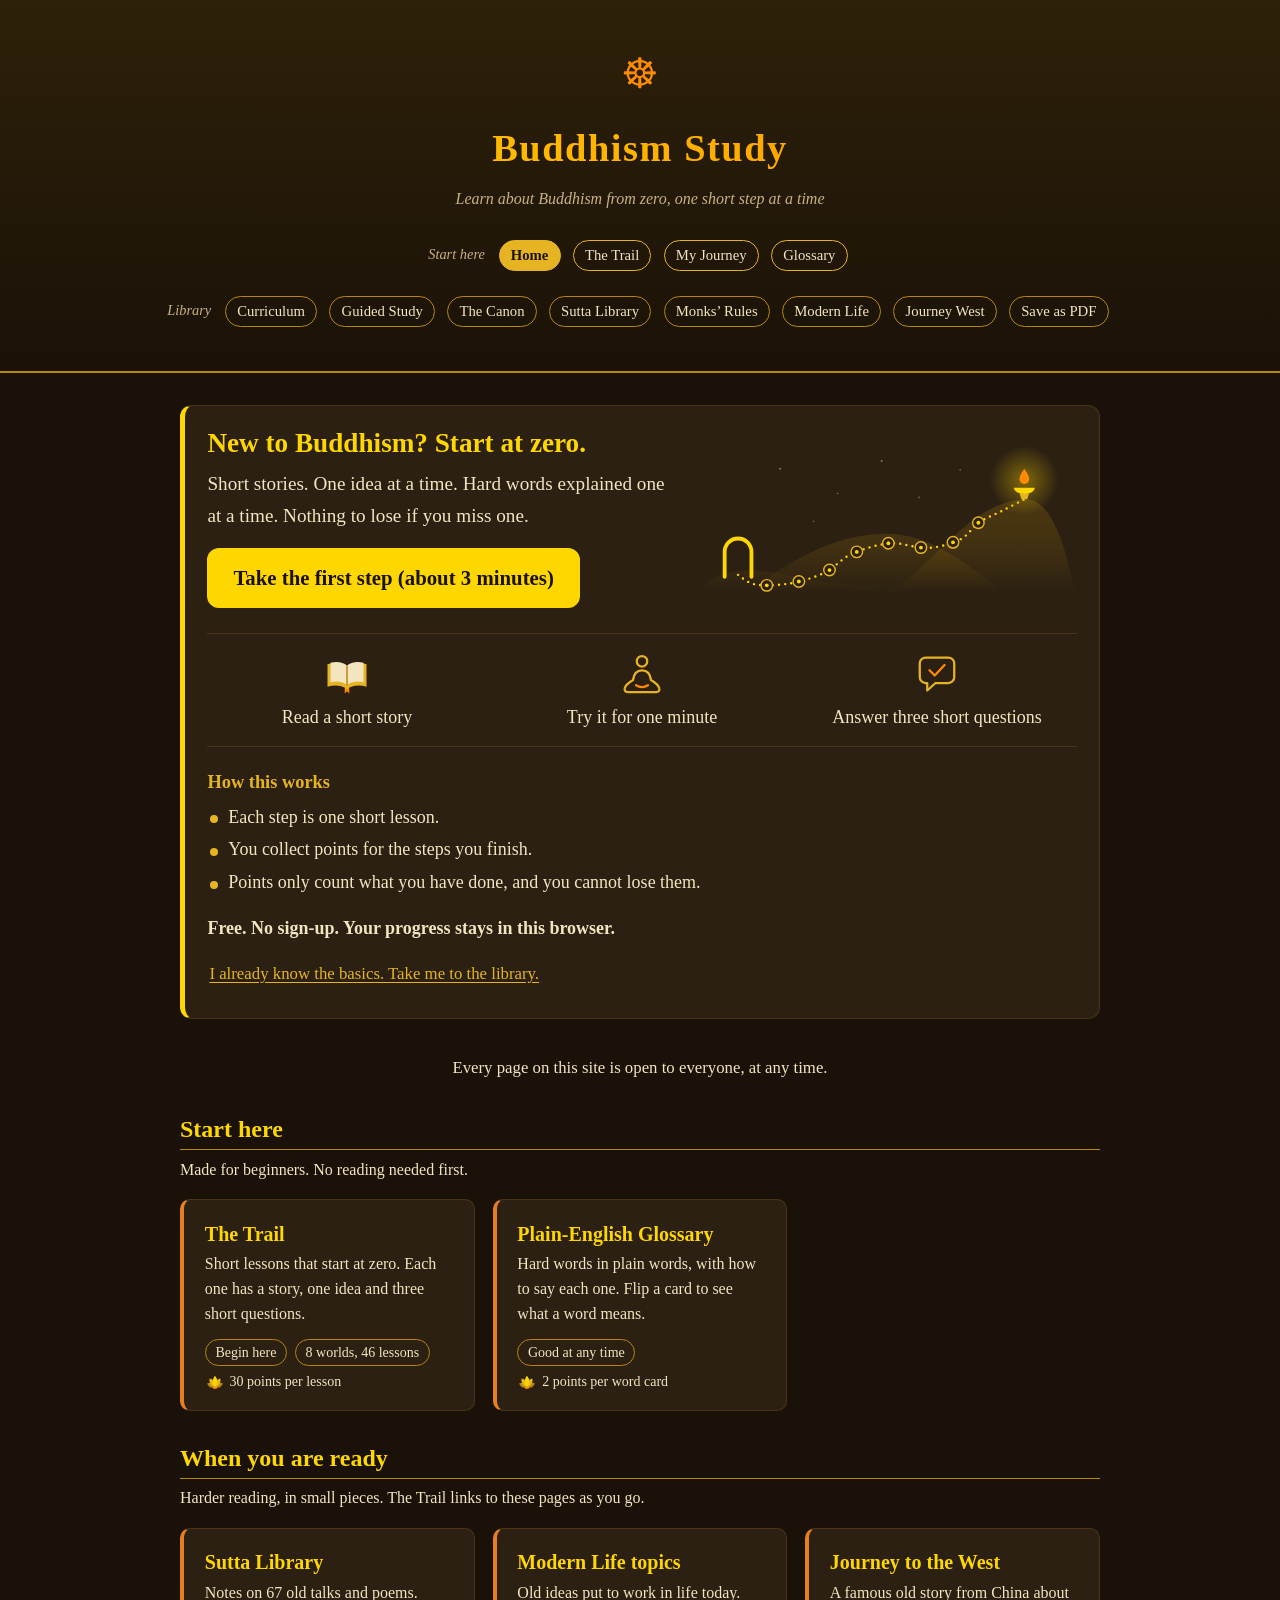
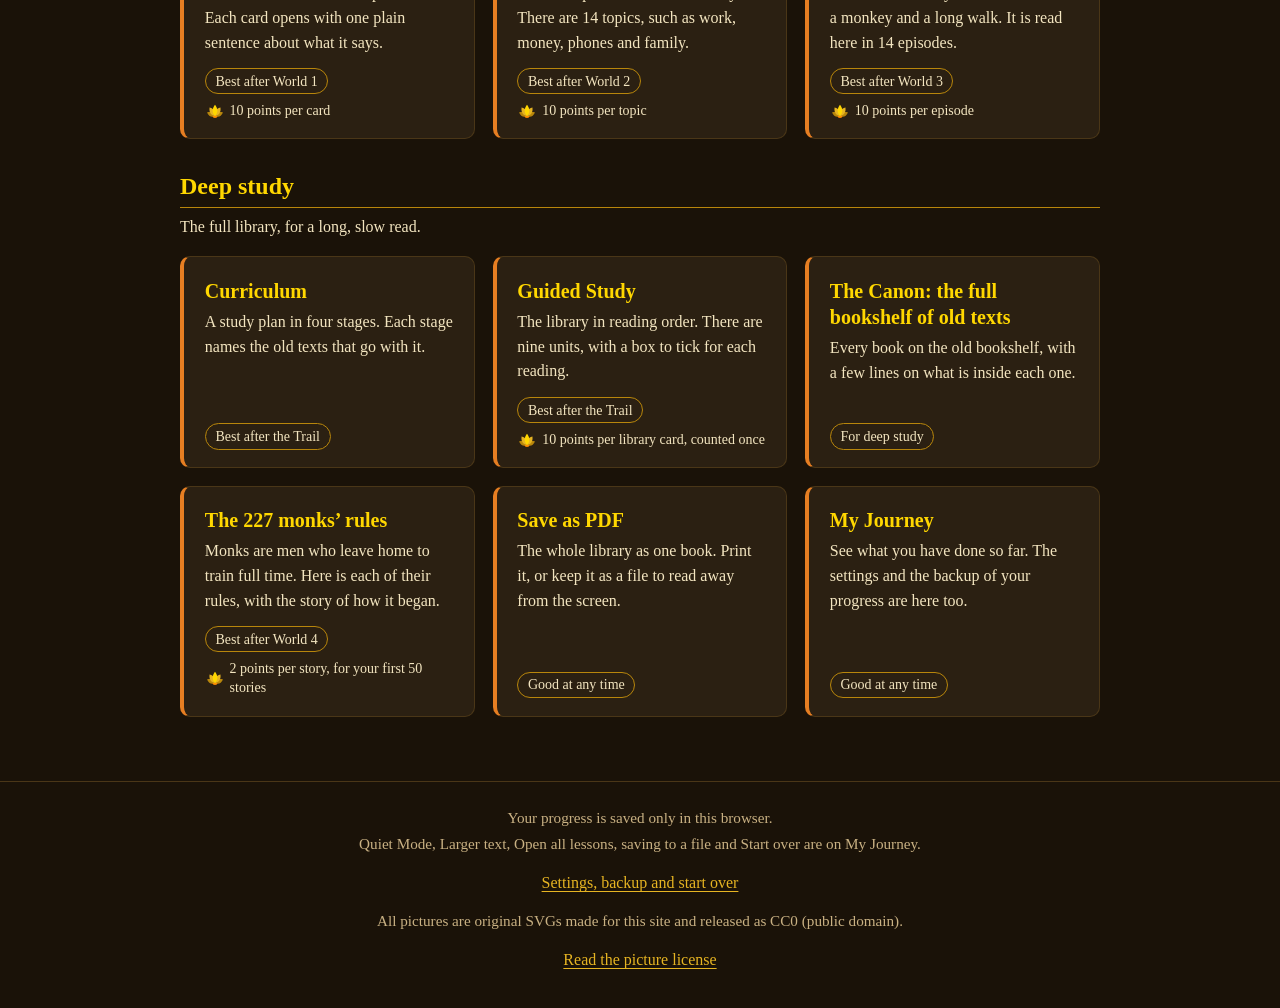
<file: index.html>
<!DOCTYPE html>
<html lang="en">
<head>
<meta charset="UTF-8">
<meta name="viewport" content="width=device-width, initial-scale=1.0">
<title>Buddhism Study</title>
<link rel="stylesheet" href="css/styles.css">
<link rel="stylesheet" href="css/game.css">
<link rel="stylesheet" href="css/home.css">
<script>
/* Runs before the first paint. It reads the saved progress as plain text and sets classes on
   <html>: "has-progress" (css/home.css then hides the first-visit panel and holds room for the
   Continue panel), "quiet" and "large-text". It is only a first guess. js/site.js and the script
   at the foot of the page ask the engine and put right anything this got wrong. */
(function () {
  try {
    var root = document.documentElement, progress = false, save, old, k;
    var read = function (key) {
      try { return JSON.parse(localStorage.getItem(key) || "null"); } catch (e) { return null; }
    };
    save = read("buddhismstudy-game-v1");
    if (save && save.v === 1 && typeof save.xp === "number" && save.done && typeof save.done === "object") {
      for (k in save.done) {
        if (Object.prototype.hasOwnProperty.call(save.done, k)) { progress = true; break; }
      }
      if (save.settings && save.settings.quiet === true) { root.className += " quiet"; }
      if (save.settings && save.settings.large === true) { root.className += " large-text"; }
    } else {
      /* No save the engine can read: it will count the old Guided Study ticks instead. */
      old = read("buddhismstudy-progress");
      if (old && typeof old === "object") {
        for (k in old) {
          if (Object.prototype.hasOwnProperty.call(old, k) && old[k] === true) { progress = true; break; }
        }
      }
    }
    if (progress) { root.className += " has-progress"; }
  } catch (e) { /* storage is blocked: the page loads as a first visit */ }
})();
</script>
<noscript><style>.needs-js { display: none !important; }</style></noscript>
</head>
<body>

<header class="site-header">
  <span class="wheel" aria-hidden="true">☸</span>
  <h1>Buddhism Study</h1>
  <p class="subtitle">Learn about Buddhism from zero, one short step at a time</p>
  <nav class="site-nav">
    <a href="index.html" class="active">Home</a>
    <a href="trail.html">The Trail</a>
    <a href="profile.html">My Journey</a>
    <a href="glossary.html">Glossary</a>
    <a href="curriculum.html">Curriculum</a>
    <a href="study.html">Guided Study</a>
    <a href="canon.html">The Canon</a>
    <a href="suttas.html">Sutta Library</a>
    <a href="vinaya.html">Monks’ Rules</a>
    <a href="themes.html">Modern Life</a>
    <a href="journey.html">Journey West</a>
    <a href="everything.html">Save as PDF</a>
  </nav>
</header>

<main class="home">

  <noscript>
    <section class="panel panel-gold home-panel home-noscript">
      <h2>Welcome</h2>
      <p>This site teaches Buddhism in plain words.</p>
      <p>The short lessons need JavaScript, and it is turned off in this browser.
      Every reading page still works without it.</p>
      <p class="home-noscript-links">
        <a class="btn btn-primary" href="study.html">Start with Guided Study</a>
        <a class="btn btn-plain" href="suttas.html">Open the Sutta Library</a>
      </p>
    </section>
  </noscript>

  <!-- First visit. This panel is the default, so nothing flashes on a first visit.
       For a returning learner the script in <head> hides it before the first paint (the class
       "has-progress" on <html>) and an empty Continue panel holds the room. The script at the
       foot of the page then fills the Continue panel, and has the last word on which one shows. -->
  <section class="panel panel-gold home-panel home-welcome needs-js" id="home-welcome" aria-labelledby="home-welcome-h">
    <div class="home-lead">
      <img class="home-hero" src="img/brand/hero.svg" width="800" height="320"
           alt="A dotted gold trail runs from a gateway, past eight markers, to a lamp on a hill."
           onerror="this.style.display='none'">
      <div class="home-lead-text">
        <h2 id="home-welcome-h">New to Buddhism? Start at zero.</h2>
        <p class="home-sub">Short stories. One idea at a time. Hard words explained one at a time.
        Nothing to lose if you miss one.</p>
        <p class="home-cta">
          <a class="btn btn-primary home-big" href="trail.html#w0-l1">Take the first step (about 3 minutes)</a>
        </p>
      </div>
    </div>

    <ul class="home-three">
      <li>
        <img class="icon-img" src="img/brand/book.svg" width="48" height="48" alt="" onerror="this.style.display='none'">
        <span>Read a short story</span>
      </li>
      <li>
        <img class="icon-img" src="img/icons/seated-figure.svg" width="48" height="48" alt="" onerror="this.style.display='none'">
        <span>Try it for one minute</span>
      </li>
      <li>
        <img class="icon-img" src="img/icons/speech-bubble.svg" width="48" height="48" alt="" onerror="this.style.display='none'">
        <span>Answer three short questions</span>
      </li>
    </ul>

    <div class="home-how">
      <h3>How this works</h3>
      <ul>
        <li>Each step is one short lesson.</li>
        <li class="game-only">You collect points for the steps you finish.</li>
        <li class="game-only">Points only count what you have done, and you cannot lose them.</li>
      </ul>
    </div>

    <p class="home-free">Free. No sign-up. Your progress stays in this browser.</p>
    <p class="home-skip">
      <a class="btn btn-link" href="#library">I already know the basics. Take me to the library.</a>
    </p>
  </section>

  <!-- Later visits. Filled in by the script at the foot of the page. -->
  <section class="panel panel-gold home-panel home-continue" id="home-continue" aria-labelledby="home-continue-h" hidden></section>

  <!-- The optional One Quiet Minute card (js/daily.js). -->
  <div class="home-panel home-daily" id="home-daily" hidden></div>

  <!-- Shown once the whole Trail is done. -->
  <section class="panel home-panel home-left-out" id="home-left-out" aria-labelledby="home-left-out-h" hidden>
    <h2 id="home-left-out-h">What this Trail left out</h2>
    <p>The Trail is a first walk. It is not the whole map. These 4 things were left out on purpose.
    The library has them.</p>
    <ul class="home-links">
      <li><a href="suttas.html#mn135">Rebirth (life after life) and other worlds</a></li>
      <li><a href="vinaya.html">The full life of the monks and nuns</a></li>
      <li><a href="suttas.html#mn141">The eight steps, by name</a></li>
      <li><a href="canon.html">The different schools of Buddhism</a></li>
    </ul>
    <p class="home-small">These pages are harder reading. They are for later. You lose nothing by skipping them.</p>
  </section>

  <div class="home-library" id="library" tabindex="-1">

    <p class="home-open">Every page on this site is open to everyone, at any time.</p>

    <section class="home-group" aria-labelledby="home-g1">
      <h2 id="home-g1">Start here</h2>
      <p class="home-group-note">Made for beginners. No reading needed first.</p>
      <div class="topic-grid">

        <a class="topic-card" href="trail.html">
          <h3>The Trail</h3>
          <p>Short lessons that start at zero. Each one has a story, one idea and three short questions.</p>
          <span class="home-meta">
            <span class="home-tag">Begin here</span>
            <span class="home-tag">8 worlds, 46 lessons</span>
            <span class="points home-points"><img class="icon-img" src="img/brand/lotus.svg" width="20" height="20" alt="" onerror="this.style.display='none'"> 30 points per lesson</span>
          </span>
        </a>

        <a class="topic-card" href="glossary.html">
          <h3>Plain-English Glossary</h3>
          <p>Hard words in plain words, with how to say each one. Flip a card to see what a word means.</p>
          <span class="home-meta">
            <span class="home-tag">Good at any time</span>
            <span class="points home-points"><img class="icon-img" src="img/brand/lotus.svg" width="20" height="20" alt="" onerror="this.style.display='none'"> 2 points per word card</span>
          </span>
        </a>

      </div>
    </section>

    <section class="home-group" aria-labelledby="home-g2">
      <h2 id="home-g2">When you are ready</h2>
      <p class="home-group-note">Harder reading, in small pieces. The Trail links to these pages as you go.</p>
      <div class="topic-grid">

        <a class="topic-card" href="suttas.html">
          <h3>Sutta Library</h3>
          <p>Notes on 67 old talks and poems. Each card opens with one plain sentence about what it says.</p>
          <span class="home-meta">
            <span class="home-tag">Best after World 1</span>
            <span class="points home-points"><img class="icon-img" src="img/brand/lotus.svg" width="20" height="20" alt="" onerror="this.style.display='none'"> 10 points per card</span>
          </span>
        </a>

        <a class="topic-card" href="themes.html">
          <h3>Modern Life topics</h3>
          <p>Old ideas put to work in life today. There are 14 topics, such as work, money, phones and family.</p>
          <span class="home-meta">
            <span class="home-tag">Best after World 2</span>
            <span class="points home-points"><img class="icon-img" src="img/brand/lotus.svg" width="20" height="20" alt="" onerror="this.style.display='none'"> 10 points per topic</span>
          </span>
        </a>

        <a class="topic-card" href="journey.html">
          <h3>Journey to the West</h3>
          <p>A famous old story from China about a monkey and a long walk. It is read here in 14 episodes.</p>
          <span class="home-meta">
            <span class="home-tag">Best after World 3</span>
            <span class="points home-points"><img class="icon-img" src="img/brand/lotus.svg" width="20" height="20" alt="" onerror="this.style.display='none'"> 10 points per episode</span>
          </span>
        </a>

      </div>
    </section>

    <section class="home-group" aria-labelledby="home-g3">
      <h2 id="home-g3">Deep study</h2>
      <p class="home-group-note">The full library, for a long, slow read.</p>
      <div class="topic-grid">

        <a class="topic-card" href="curriculum.html">
          <h3>Curriculum</h3>
          <p>A study plan in four stages. Each stage names the old texts that go with it.</p>
          <span class="home-meta">
            <span class="home-tag">Best after the Trail</span>
          </span>
        </a>

        <a class="topic-card" href="study.html">
          <h3>Guided Study</h3>
          <p>The library in reading order. There are nine units, with a box to tick for each reading.</p>
          <span class="home-meta">
            <span class="home-tag">Best after the Trail</span>
            <span class="points home-points"><img class="icon-img" src="img/brand/lotus.svg" width="20" height="20" alt="" onerror="this.style.display='none'"> 10 points per library card, counted once</span>
          </span>
        </a>

        <a class="topic-card" href="canon.html">
          <h3>The Canon: the full bookshelf of old texts</h3>
          <p>Every book on the old bookshelf, with a few lines on what is inside each one.</p>
          <span class="home-meta">
            <span class="home-tag">For deep study</span>
          </span>
        </a>

        <a class="topic-card" href="vinaya.html">
          <h3>The 227 monks’ rules</h3>
          <p>Monks are men who leave home to train full time. Here is each of their rules, with the story of how it began.</p>
          <span class="home-meta">
            <span class="home-tag">Best after World 4</span>
            <span class="points home-points"><img class="icon-img" src="img/brand/lotus.svg" width="20" height="20" alt="" onerror="this.style.display='none'"> 2 points per story, for your first 50 stories</span>
          </span>
        </a>

        <a class="topic-card" href="everything.html">
          <h3>Save as PDF</h3>
          <p>The whole library as one book. Print it, or keep it as a file to read away from the screen.</p>
          <span class="home-meta">
            <span class="home-tag">Good at any time</span>
          </span>
        </a>

        <a class="topic-card" href="profile.html">
          <h3>My Journey</h3>
          <p>See what you have done so far. The settings and the backup of your progress are here too.</p>
          <span class="home-meta">
            <span class="home-tag">Good at any time</span>
          </span>
        </a>

      </div>
    </section>

  </div>
</main>

<footer class="site-footer home-footer">
  <p>Your progress is saved only in this browser.</p>
  <p>Quiet Mode, Larger text, Open all lessons, saving to a file and Start over are on My Journey.</p>
  <p><a class="btn btn-link" href="profile.html#settings-h">Settings, backup and start over</a></p>
  <p>All pictures are original SVGs made for this site and released as CC0 (public domain).</p>
  <p><a class="btn btn-link" href="license.html">Read the picture license</a></p>
</footer>

<script src="js/data/trail-w0.js"></script>
<script src="js/data/trail-w1.js"></script>
<script src="js/data/trail-w2.js"></script>
<script src="js/data/trail-w3.js"></script>
<script src="js/data/trail-w4.js"></script>
<script src="js/data/trail-w5.js"></script>
<script src="js/data/trail-w6.js"></script>
<script src="js/data/trail-w7.js"></script>
<script src="js/data/game-config.js"></script>
<script src="js/game.js"></script>
<script src="js/site.js"></script>
<script src="js/daily.js"></script>
<script>
/* The home page. First visit: the welcome panel in the HTML above stays as it is.
   Later visits: the Continue panel, or "Choose your own next step" once the Trail is done.
   Everything is worked out from window.Game; nothing here logs an activity. */
(function () {
  "use strict";

  var TEXT = {
    continueHead: "Continue the Trail",
    chooseHead: "Choose your own next step",
    nextUp: "Next up: ",
    about: ", about ",
    aboutOpen: " (about ",
    aboutClose: ")",
    minute: " minute",
    minutes: " minutes",
    yourTitle: "Your title",
    toNext: " to the next title",
    enough: "Enough.",
    days: "Days you showed up: ",
    plenty: "That is plenty for one day. Rest helps it sink in.",
    lampKeeper: "There is one more title, Lamp Keeper, for people who read on in the library. No hurry.",
    cardLabel: "Read one library card",
    cardAll: "You have read all the cards. Read any one again.",
    cardSome: "Open the library and pick any card.",
    studyLabel: "Guided Study",
    studyUnit: "Guided Study, Unit\u00a0",
    studyNote: "Readings in order, with a box to tick for each one.",
    studyAll: "Every box is ticked. Read any unit again.",
    topicLabel: "A Modern Life topic: ",
    topicAny: "Modern Life topics",
    topicNote: "Old ideas put to work in life today.",
    topicAll: "Pick any topic.",
    cardsRead: " cards read",
    topicsRead: " topics read",
    episodesRead: " episodes read",
    of: " of "
  };

  var TRAIL_NEXT = "trail.html#next";
  var DEFAULT_MINUTES = 4;
  var EPISODES = 14;

  /* The Modern Life topics, by section id on themes.html, with a plain name for each. */
  var TOPICS = [
    { id: "career", name: "Work" },
    { id: "friendship", name: "Friendship" },
    { id: "money", name: "Money" },
    { id: "digital", name: "Phones and attention" },
    { id: "conflict", name: "Anger and hard talks" },
    { id: "decisions", name: "Choices" },
    { id: "love", name: "Love" },
    { id: "family", name: "Family" },
    { id: "identity", name: "Who you are" },
    { id: "ethics", name: "Doing right when it is not clear" },
    { id: "status", name: "Praise and blame" },
    { id: "universal", name: "Truths for everyone" },
    { id: "health", name: "Health and the body", gentle: true },
    { id: "loss", name: "Loss and grief", gentle: true }
  ];

  /* Cards about death and grief are never picked for the learner. They stay one tap away. */
  var GENTLE_CARDS = ["an5.57", "thig10.1", "mn87", "sn15.3", "dn16"];

  var G = window.Game;
  var welcome = document.getElementById("home-welcome");
  var panel = document.getElementById("home-continue");
  var leftOut = document.getElementById("home-left-out");
  var dailyBox = document.getElementById("home-daily");
  var hasOwn = Object.prototype.hasOwnProperty;
  var lastSig = null;
  var dailyOn = false;
  var dailyShown = false;

  /* The script in <head> guesses the class "has-progress" from the saved text, so the right
     panel shows from the first paint. Here the engine has the last word. */
  function markProgress(on) {
    var root = document.documentElement;
    var cls = (" " + root.className + " ").replace(/\s+/g, " ").replace(/ has-progress /g, " ");
    root.className = (cls + (on ? "has-progress" : "")).replace(/^ +| +$/g, "");
  }

  /* Without the engine the welcome panel stays, and every link on the page still works. */
  if (!G || typeof G.nextStep !== "function" || !welcome || !panel) { markProgress(false); return; }

  /* ---------- small helpers ---------- */

  function config() {
    var c = window.GAME_CONFIG;
    return c && typeof c === "object" ? c : {};
  }

  function list(v) { return Object.prototype.toString.call(v) === "[object Array]" ? v : []; }

  function el(tag, cls, text) {
    var n = document.createElement(tag);
    if (cls) { n.className = cls; }
    if (text !== undefined && text !== null) { n.appendChild(document.createTextNode(String(text))); }
    return n;
  }

  function clear(n) {
    while (n.firstChild) { n.removeChild(n.firstChild); }
  }

  /* A picture with a fixed size. One that has not arrived is hidden and moves nothing. */
  function picture(src, size, cls) {
    var img = document.createElement("img");
    img.className = "icon-img" + (cls ? " " + cls : "");
    img.setAttribute("width", size);
    img.setAttribute("height", size);
    img.setAttribute("alt", "");
    img.onerror = function () { img.style.display = "none"; };
    img.src = src;
    return img;
  }

  function pointsWord(n) {
    if (window.Site && typeof window.Site.pointsWord === "function") { return window.Site.pointsWord(n); }
    return n + (n === 1 ? " point" : " points");
  }

  /* ---------- reading the Trail ---------- */

  /* The lesson's title, icon and minutes: from the Trail data when it has loaded,
     else from the config (which has no minutes). */
  function lessonInfo(id) {
    var out = { title: "", icon: "", minutes: DEFAULT_MINUTES };
    var worlds = list(window.TRAIL), i, j, ls;
    for (i = 0; i < worlds.length; i++) {
      ls = list(worlds[i] && worlds[i].lessons);
      for (j = 0; j < ls.length; j++) {
        if (ls[j] && ls[j].id === id) {
          out.title = ls[j].title || "";
          out.icon = ls[j].icon || "";
          if (typeof ls[j].minutes === "number" && ls[j].minutes > 0) { out.minutes = Math.round(ls[j].minutes); }
          return out;
        }
      }
    }
    worlds = list(config().worlds);
    for (i = 0; i < worlds.length; i++) {
      ls = list(worlds[i] && worlds[i].lessons);
      for (j = 0; j < ls.length; j++) {
        if (ls[j] && ls[j].id === id) {
          out.title = ls[j].title || "";
          out.icon = ls[j].icon ? "img/icons/" + ls[j].icon + ".svg" : "";
          return out;
        }
      }
    }
    return out;
  }

  function checkInfo(worldId) {
    var worlds = list(config().worlds), i;
    for (i = 0; i < worlds.length; i++) {
      if (worlds[i] && worlds[i].id === worldId) {
        return { title: worlds[i].bossTitle || "", icon: "img/worlds/" + worldId + ".svg" };
      }
    }
    return { title: "", icon: "" };
  }

  /* The words and picture for the one gold button. */
  function nextInfo(step) {
    var info, words, mins;
    if (step.type === "boss") {
      info = checkInfo(step.world);
      return { icon: info.icon, round: true, words: info.title ? TEXT.nextUp + info.title : TEXT.continueHead };
    }
    info = lessonInfo(step.id);
    words = info.title ? TEXT.nextUp + info.title : TEXT.continueHead;
    mins = info.minutes + (info.minutes === 1 ? TEXT.minute : TEXT.minutes);
    /* A title that ends in its own mark ("Who's the Boss?") takes brackets, so "?," is never printed. */
    if (info.title && /[?!.]$/.test(info.title)) {
      words += TEXT.aboutOpen + mins + TEXT.aboutClose;
    } else {
      words += TEXT.about + mins;
    }
    return { icon: info.icon, round: false, words: words };
  }

  /* ---------- three suggestions for after the Trail ---------- */

  function isGentle(cardId) { return GENTLE_CARDS.indexOf(cardId) !== -1; }

  /* A library card not yet read: Guided Study order first, then the rest of the shelf. */
  function nextCard() {
    var cards = config().cards || {}, study = config().study || {}, seen = {}, k, i, ids;
    function ok(id) {
      if (seen[id] || !hasOwn.call(cards, id)) { return false; }
      seen[id] = true;
      return !isGentle(id) && !G.has("sutta:" + id);
    }
    for (k in study) {
      if (!hasOwn.call(study, k)) { continue; }
      ids = list(study[k]);
      for (i = 0; i < ids.length; i++) {
        if (ok(ids[i])) { return { id: ids[i], card: cards[ids[i]] }; }
      }
    }
    for (k in cards) {
      if (hasOwn.call(cards, k) && ok(k)) { return { id: k, card: cards[k] }; }
    }
    return null;
  }

  /* True only when every card on the shelf is read, the gentle ones too. Counted over the
     config's own card ids, so an old id that is no longer on the shelf is never counted. */
  function allCardsRead() {
    var cards = config().cards || {}, total = 0, read = 0, k;
    for (k in cards) {
      if (!hasOwn.call(cards, k)) { continue; }
      total += 1;
      if (G.has("sutta:" + k)) { read += 1; }
    }
    return total > 0 && read >= total;
  }

  /* The first Guided Study unit that still has an open box. 0 when every box is ticked. */
  function nextUnit() {
    var study = config().study || {}, k, m;
    for (k in study) {
      if (!hasOwn.call(study, k) || G.studyChecked(k)) { continue; }
      m = /^u(\d+)-/.exec(k);
      if (m) { return parseInt(m[1], 10); }
    }
    return 0;
  }

  function nextTopic() {
    var i;
    for (i = 0; i < TOPICS.length; i++) {
      if (!TOPICS[i].gentle && !G.has("theme:" + TOPICS[i].id)) { return TOPICS[i]; }
    }
    return null;
  }

  function suggestions() {
    var out = [], card = nextCard(), unit = nextUnit(), topic = nextTopic(), small;
    if (card) {
      small = (card.card && card.card.title ? card.card.title : "") +
        (card.card && card.card.ref ? " (" + String(card.card.ref).replace(/ /g, "\u00a0") + ")" : "");
      out.push({ href: "suttas.html#" + card.id, icon: "img/brand/book.svg", label: TEXT.cardLabel, small: small });
    } else {
      /* Nothing to pick: every card is read, or only the gentle cards are left. A gentle card
         is never named or linked here, so the words must not say that all the cards are read. */
      out.push({
        href: "suttas.html", icon: "img/brand/book.svg", label: TEXT.cardLabel,
        small: allCardsRead() ? TEXT.cardAll : TEXT.cardSome
      });
    }
    out.push({
      href: "study.html", icon: "img/icons/stepping-stones.svg",
      label: unit ? TEXT.studyUnit + unit : TEXT.studyLabel,
      small: unit ? TEXT.studyNote : TEXT.studyAll
    });
    if (topic) {
      out.push({ href: "themes.html#" + topic.id, icon: "img/icons/two-friends.svg", label: TEXT.topicLabel + topic.name, small: TEXT.topicNote });
    } else {
      out.push({ href: "themes.html", icon: "img/icons/two-friends.svg", label: TEXT.topicAny, small: TEXT.topicAll });
    }
    return out;
  }

  /* ---------- building the panel ---------- */

  function nextButton(step) {
    var info = nextInfo(step), a = el("a", "btn btn-primary home-big home-next"), holder;
    a.setAttribute("href", TRAIL_NEXT);
    if (info.icon) {
      holder = el("span", info.round ? "home-next-icon is-round" : "home-next-icon");
      holder.setAttribute("aria-hidden", "true");
      holder.appendChild(picture(info.icon, 36));
      a.appendChild(holder);
    }
    a.appendChild(el("span", "home-next-words", info.words));
    return a;
  }

  function choiceList() {
    var items = suggestions(), ul = el("ul", "home-choices"), i, li, a, holder, words;
    for (i = 0; i < items.length; i++) {
      li = el("li");
      a = el("a", "btn btn-plain home-choice");
      a.setAttribute("href", items[i].href);
      holder = el("span", "home-choice-icon");
      holder.setAttribute("aria-hidden", "true");
      holder.appendChild(picture(items[i].icon, 36));
      a.appendChild(holder);
      words = el("span", "home-choice-words");
      words.appendChild(el("span", "home-choice-label", items[i].label));
      if (items[i].small) {
        words.appendChild(el("span", "sr-only", ". "));
        words.appendChild(el("span", "home-choice-small", items[i].small));
      }
      a.appendChild(words);
      li.appendChild(a);
      ul.appendChild(li);
    }
    return ul;
  }

  function counts() {
    var cards = config().cards || {}, total = 0, k, ul = el("ul", "home-counts");
    for (k in cards) {
      if (hasOwn.call(cards, k)) { total += 1; }
    }
    if (total > 0) { ul.appendChild(el("li", "", G.count("sutta:") + TEXT.of + total + TEXT.cardsRead)); }
    ul.appendChild(el("li", "", G.count("theme:") + TEXT.of + TOPICS.length + TEXT.topicsRead));
    ul.appendChild(el("li", "", G.count("jw:") + TEXT.of + EPISODES + TEXT.episodesRead));
    return ul;
  }

  /* The title emblem and name, then: a slim bar and the points to go; or, once the Trail is
     done, one plain sentence; or, at the last title, the word "Enough." and counts. */
  function titleBlock(rank, trailDone) {
    var block = el("div", "home-title game-only"), text = el("div", "home-title-text");
    var last = !rank.next, name = el("p", "home-title-name"), bar, fill, pct;
    if (rank.icon) { block.appendChild(picture(rank.icon, 64, "home-emblem")); }
    name.appendChild(el("span", "home-kicker", TEXT.yourTitle));
    name.appendChild(el("span", "sr-only", ": "));
    name.appendChild(el("strong", "home-title-rank", rank.name));
    text.appendChild(name);
    if (last) {
      text.appendChild(el("p", "home-enough", TEXT.enough));
      if (trailDone) { text.appendChild(counts()); }
    } else if (trailDone) {
      text.appendChild(el("p", "home-lamp", TEXT.lampKeeper));
    } else {
      pct = rank.pct > 0 ? (rank.pct > 100 ? 100 : rank.pct) : 0;
      bar = el("div", "home-bar");
      bar.setAttribute("aria-hidden", "true");
      fill = el("span", "home-bar-fill");
      fill.style.width = pct + "%";
      bar.appendChild(fill);
      text.appendChild(bar);
      text.appendChild(el("p", "home-bar-words", pointsWord(rank.toNext) + TEXT.toNext));
    }
    block.appendChild(text);
    return block;
  }

  function build(step, trailDone) {
    var rank = G.rank() || {}, streak = G.streak() || {}, head, facts, days, run;
    clear(panel);

    head = el("h2", "", step ? TEXT.continueHead : TEXT.chooseHead);
    head.id = "home-continue-h";
    panel.appendChild(head);

    if (step) {
      panel.appendChild(el("p", "home-cta")).appendChild(nextButton(step));
    } else {
      panel.appendChild(choiceList());
    }

    if (step && G.lessonsToday() >= 3) {
      panel.appendChild(el("p", "home-plenty home-quiet-hide", TEXT.plenty));
    }

    facts = el("div", "home-facts game-only");
    if (rank.name) { facts.appendChild(titleBlock(rank, trailDone)); }
    days = el("div", "home-days-box");
    if (streak.total > 0) {
      days.appendChild(el("p", "home-days", TEXT.days)).appendChild(el("strong", "", streak.total));
    }
    run = el("div", "home-run");
    days.appendChild(run);
    facts.appendChild(days);
    panel.appendChild(facts);

    if (window.Site && typeof window.Site.renderRun === "function") { window.Site.renderRun(run); }
  }

  function mountDaily() {
    if (dailyOn || !dailyBox) { return; }
    dailyOn = true;
    if (window.Daily && typeof window.Daily.mount === "function") {
      dailyBox.hidden = false;
      try { window.Daily.mount(dailyBox); } catch (e) { dailyBox.hidden = true; }
      dailyShown = !dailyBox.hidden;
    }
  }

  function render() {
    /* A first visit has nothing logged at all: no lesson, no reading, no old Guided Study tick. */
    var first = G.count("") === 0, step, trailDone, rank, streak, sig;
    if (first) {
      markProgress(false);
      welcome.hidden = false;
      panel.hidden = true;
      if (leftOut) { leftOut.hidden = true; }
      /* After Start over this page can come back from the browser's page store: a first visit has no daily card. */
      if (dailyBox) { dailyBox.hidden = true; }
      lastSig = null;
      return;
    }
    markProgress(true);
    step = G.nextStep();
    /* Once every check is done there is no bar and no "points to go", whatever comes next. */
    trailDone = !step || (typeof G.trailDone === "function" && G.trailDone() === true);
    rank = G.rank() || {};
    streak = G.streak() || {};
    sig = JSON.stringify([step, trailDone, rank.id, rank.toNext, rank.pct, streak.total, G.lessonsToday() >= 3,
      step ? null : suggestions(),
      trailDone && !rank.next ? [G.count("sutta:"), G.count("theme:"), G.count("jw:")] : null]);
    welcome.hidden = true;
    panel.hidden = false;
    if (leftOut) { leftOut.hidden = !trailDone; }
    if (sig !== lastSig) {
      lastSig = sig;
      build(step, trailDone);
    }
    mountDaily();
    if (dailyBox && dailyShown) { dailyBox.hidden = false; }
  }

  render();
  if (typeof G.on === "function") { G.on("change", render); }
})();
</script>

</body>
</html>
</file>
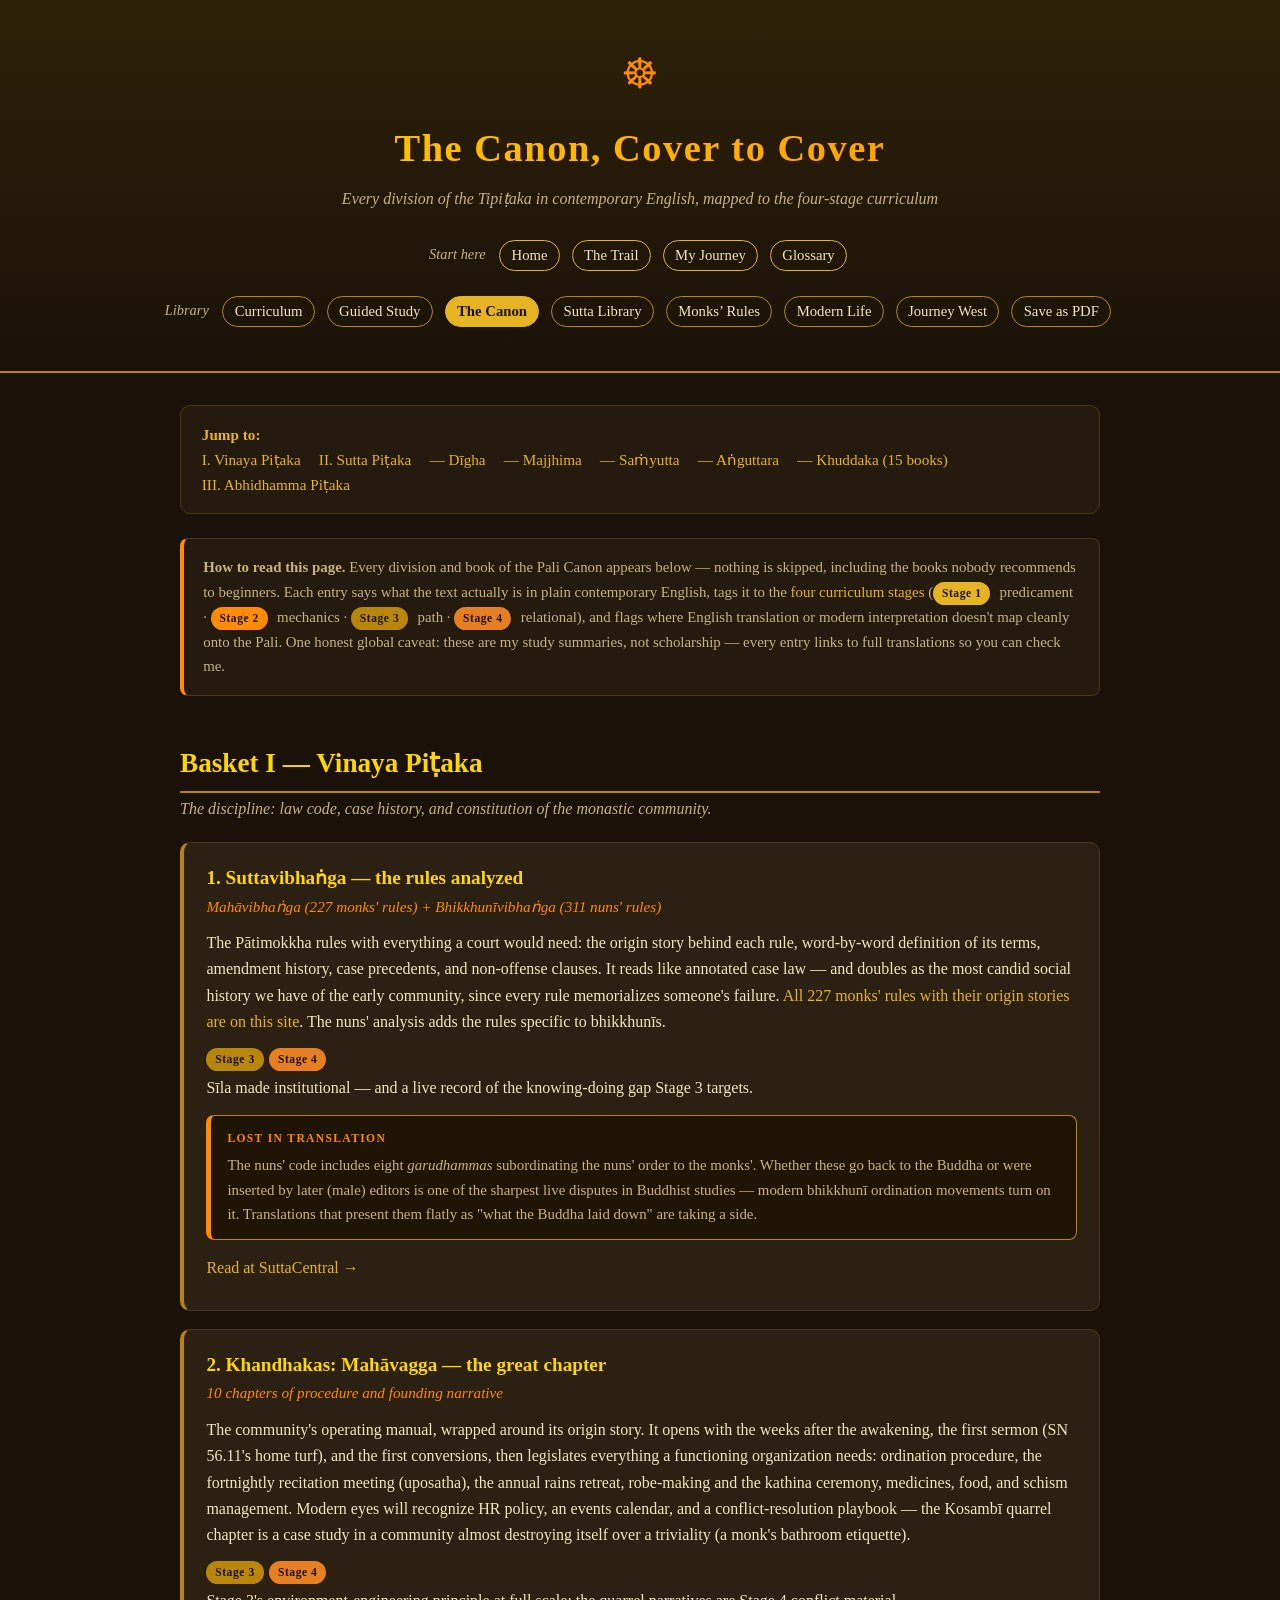
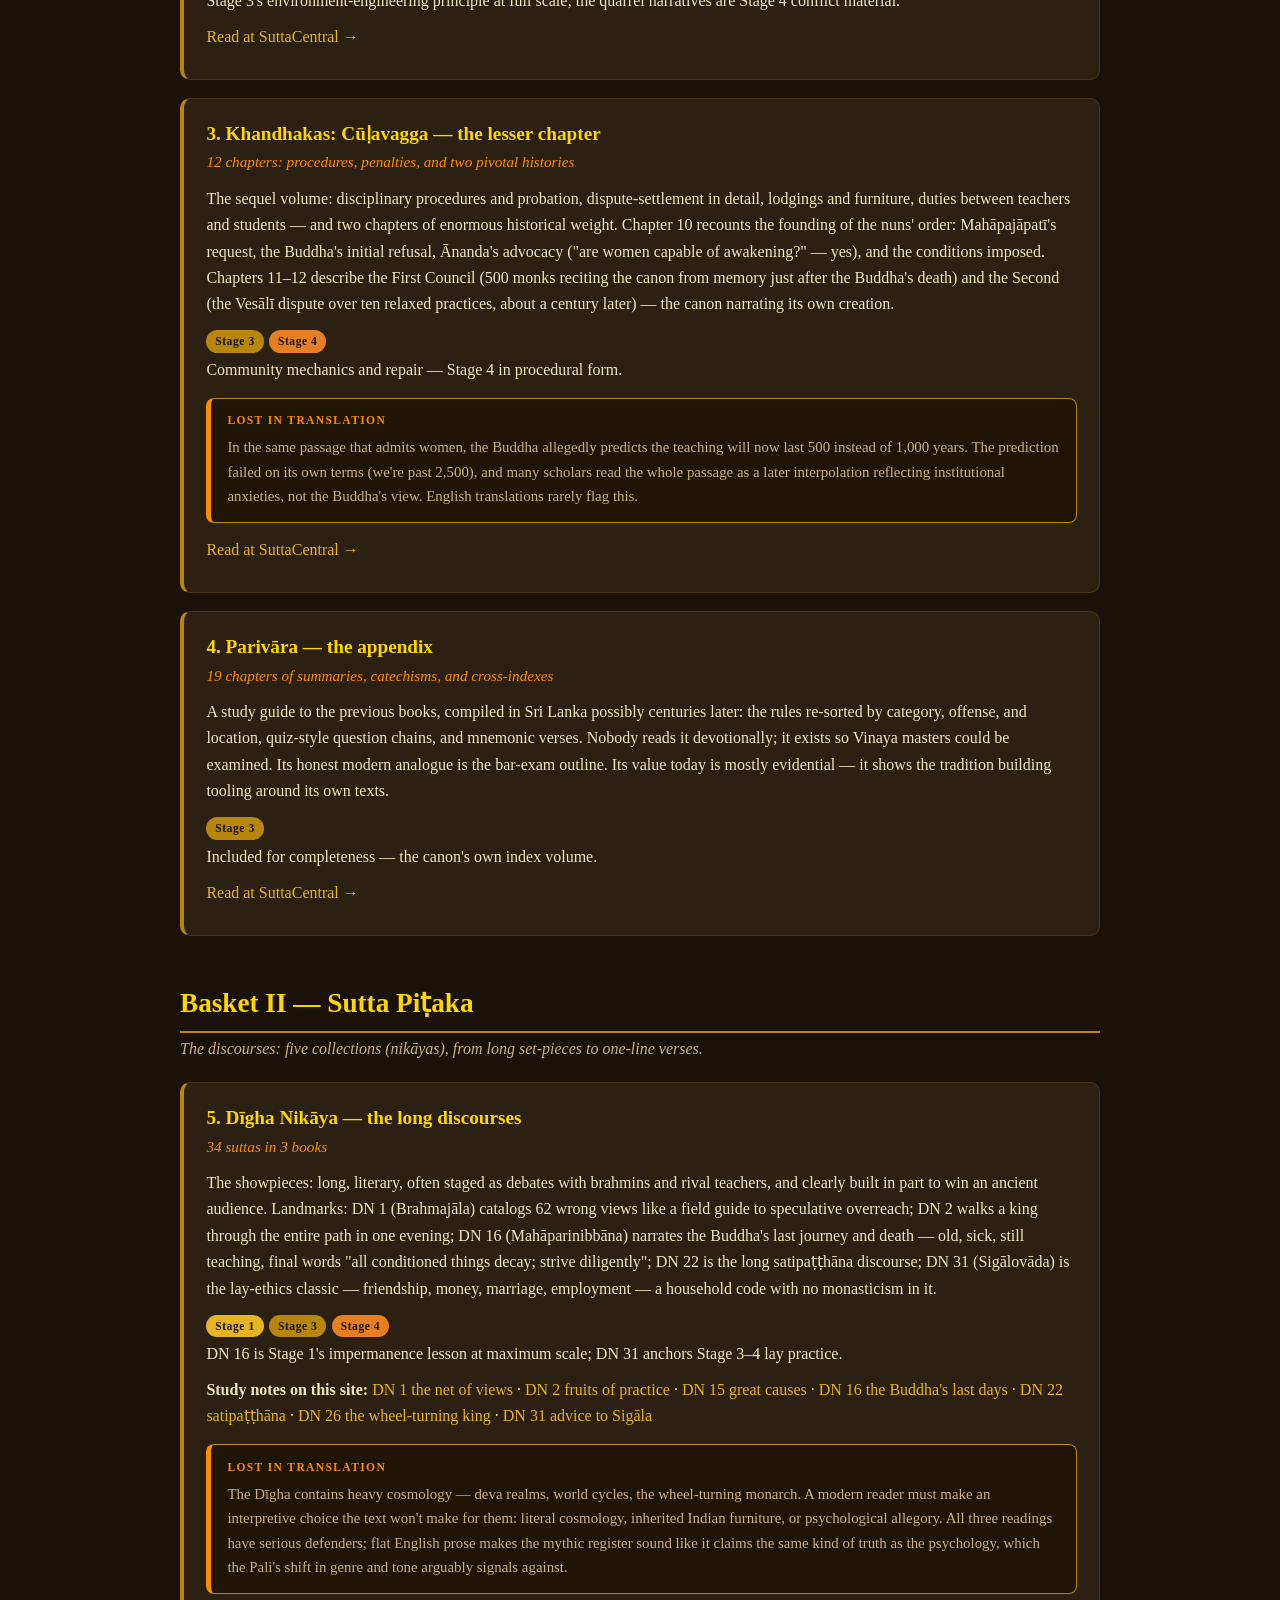
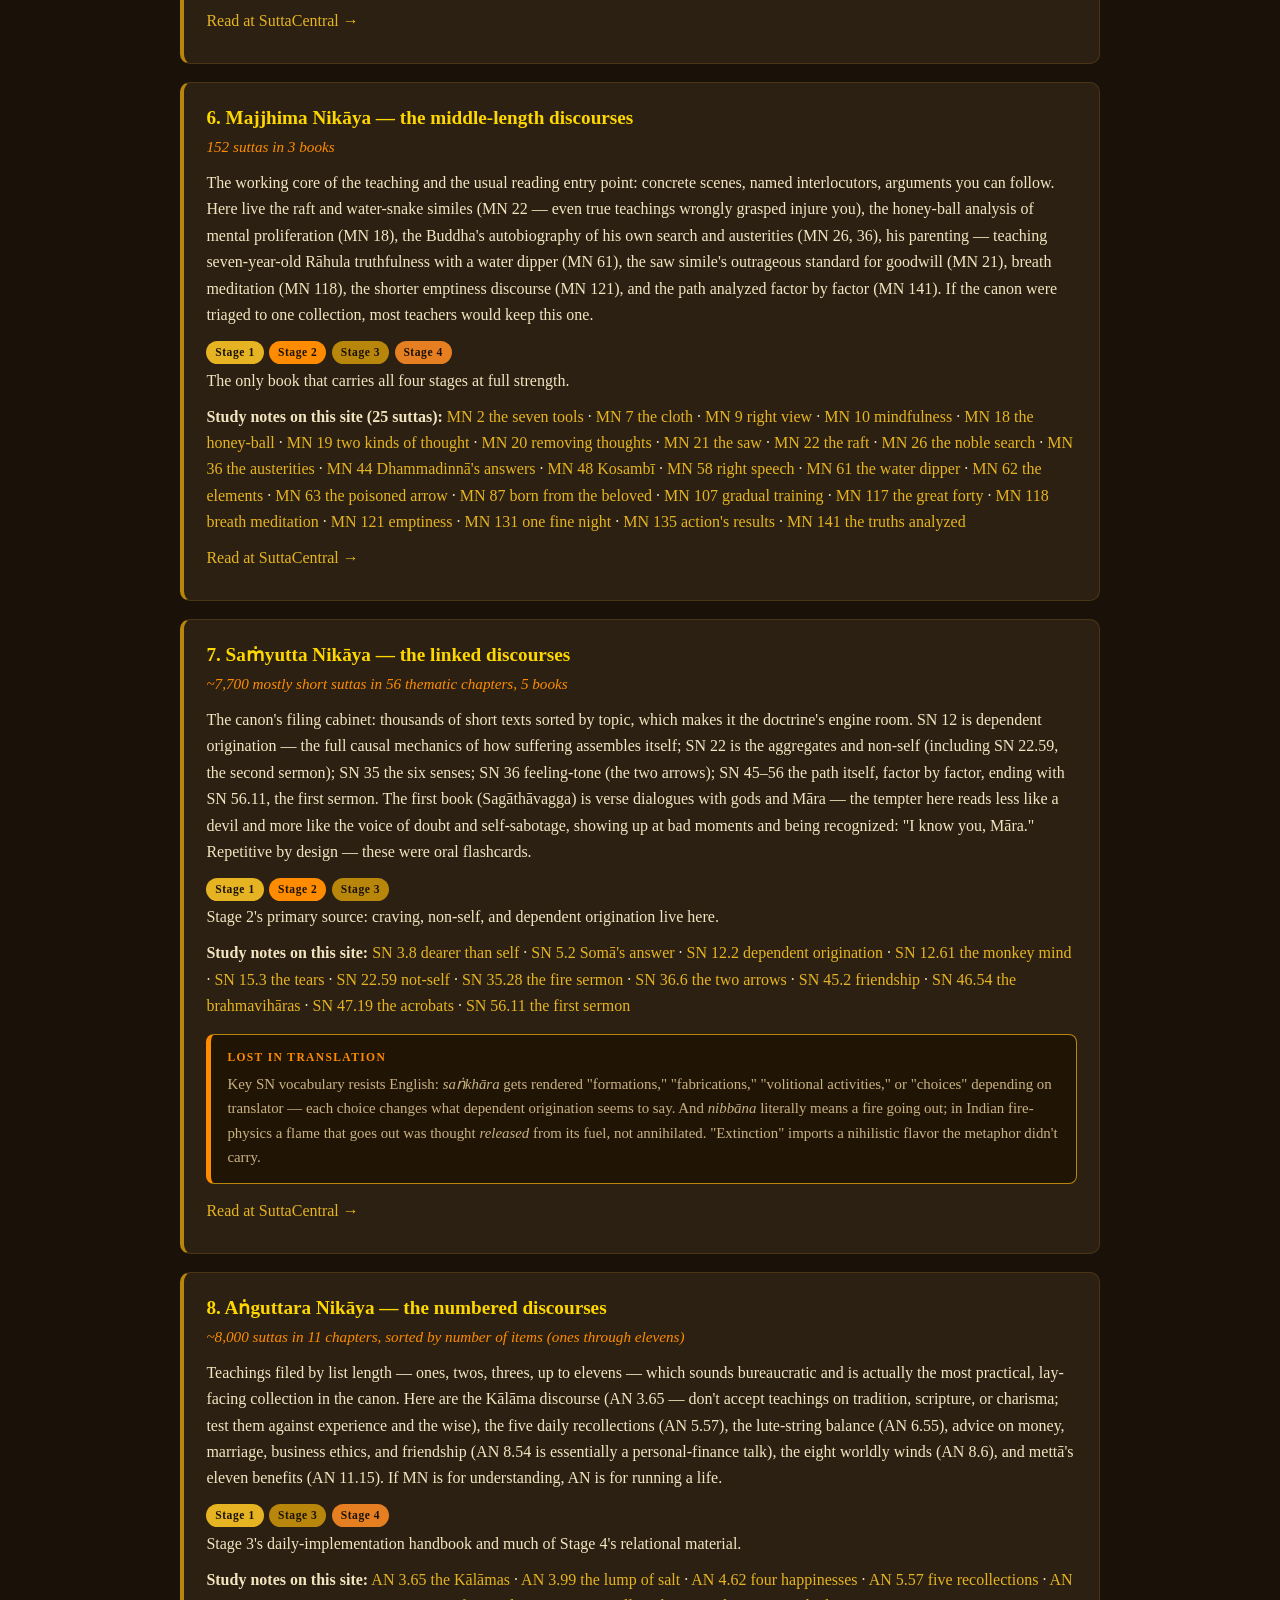
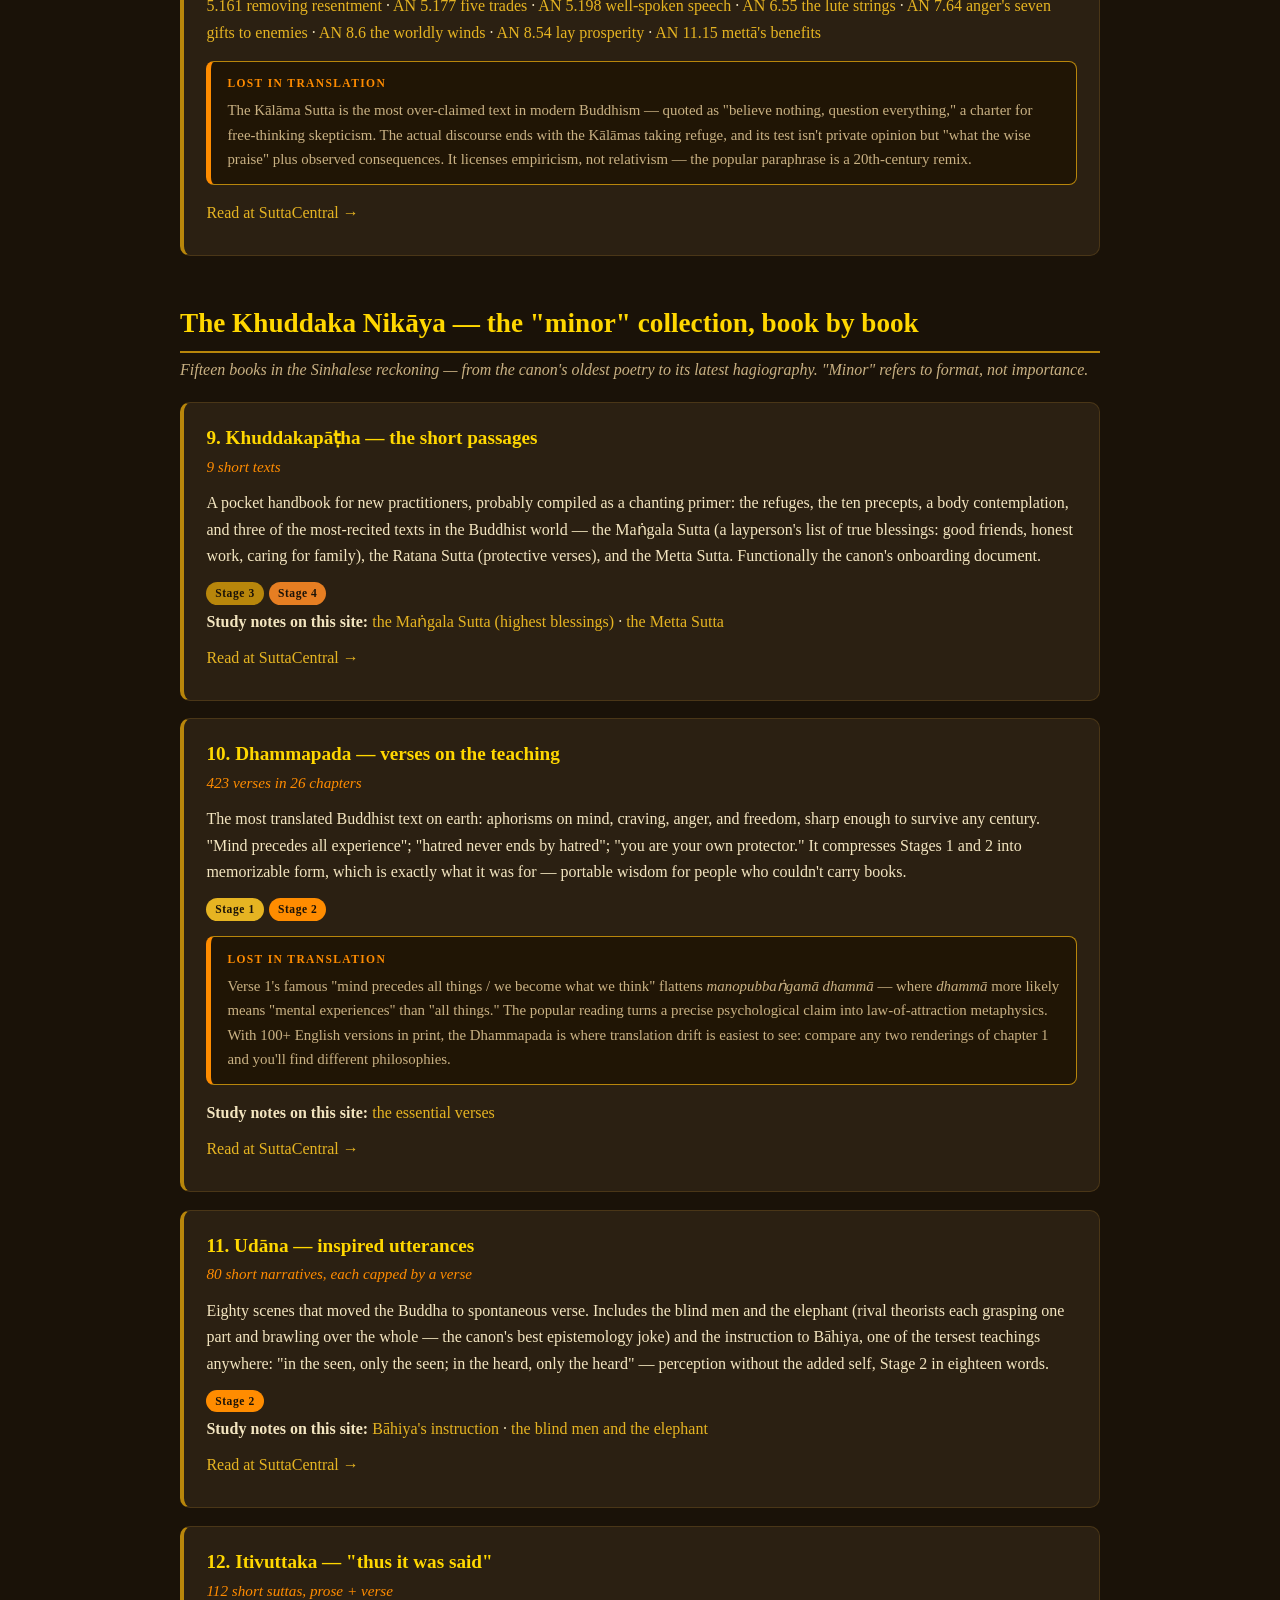
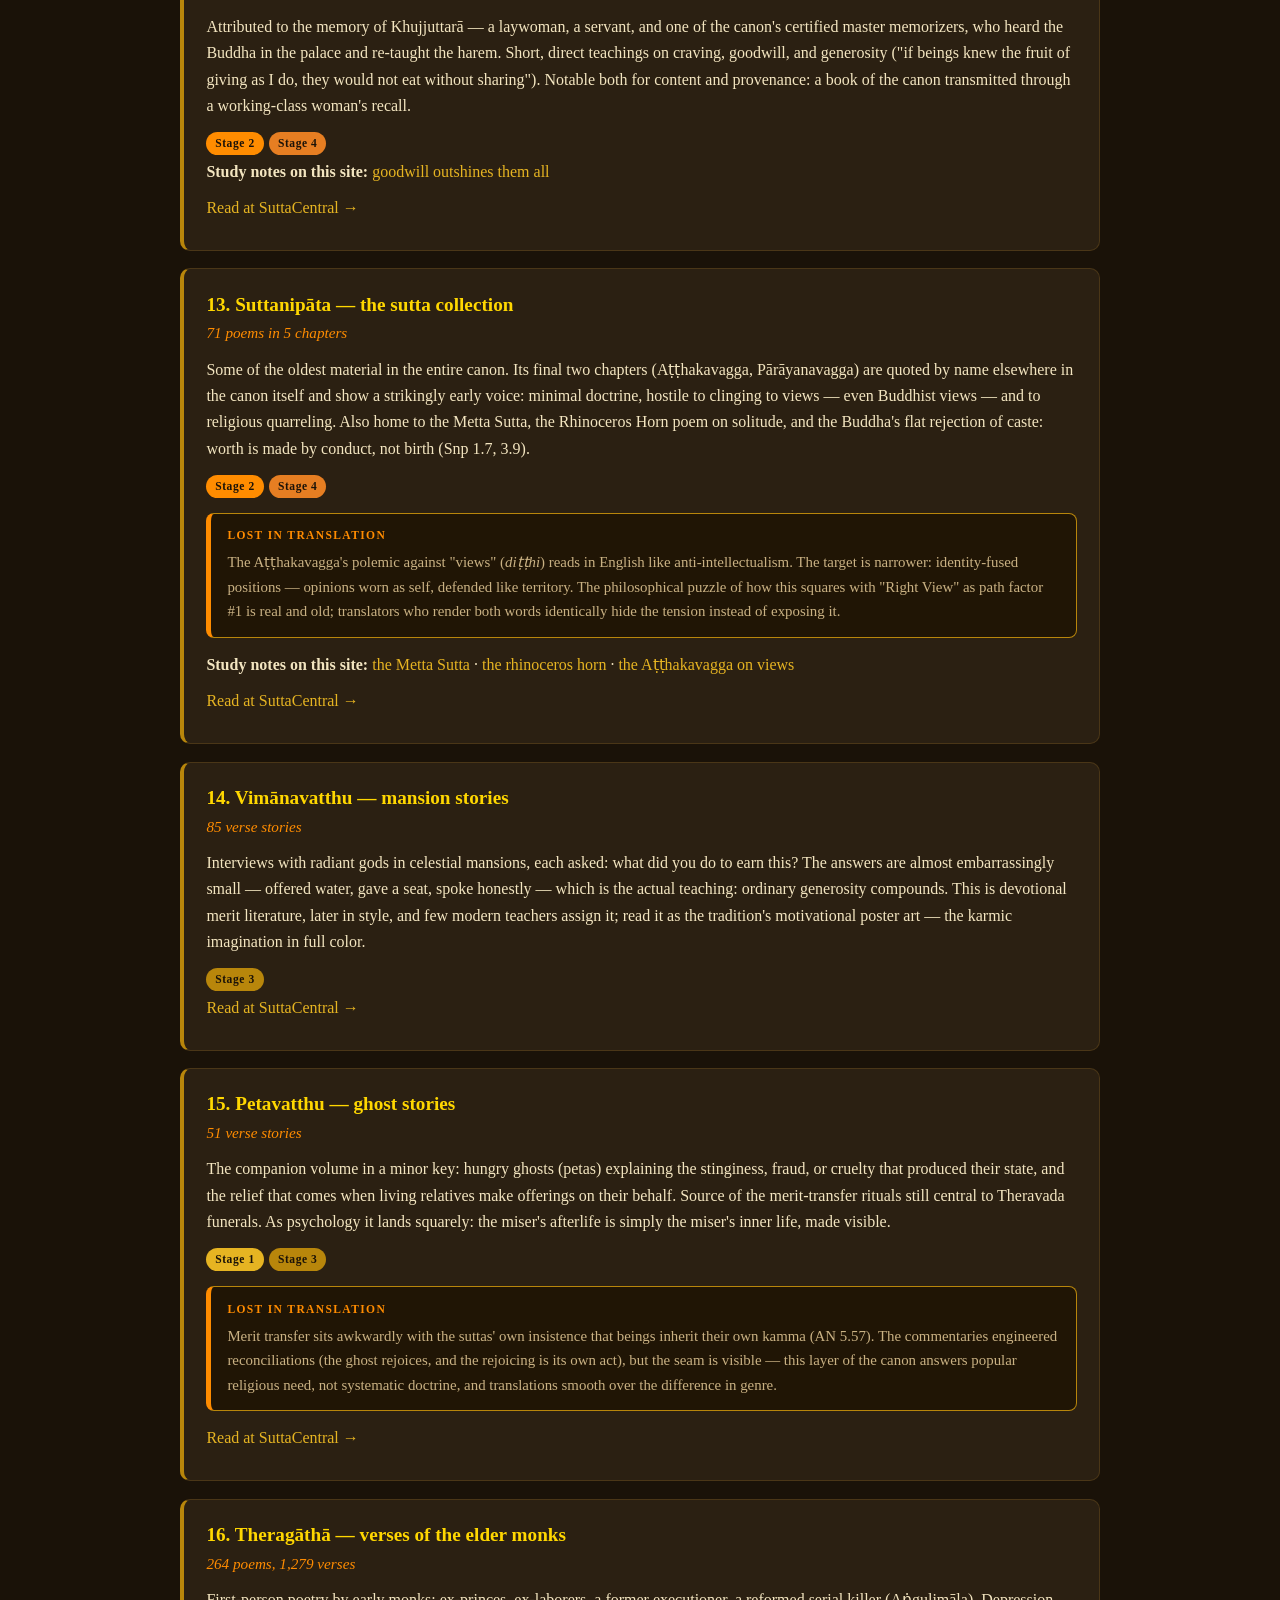
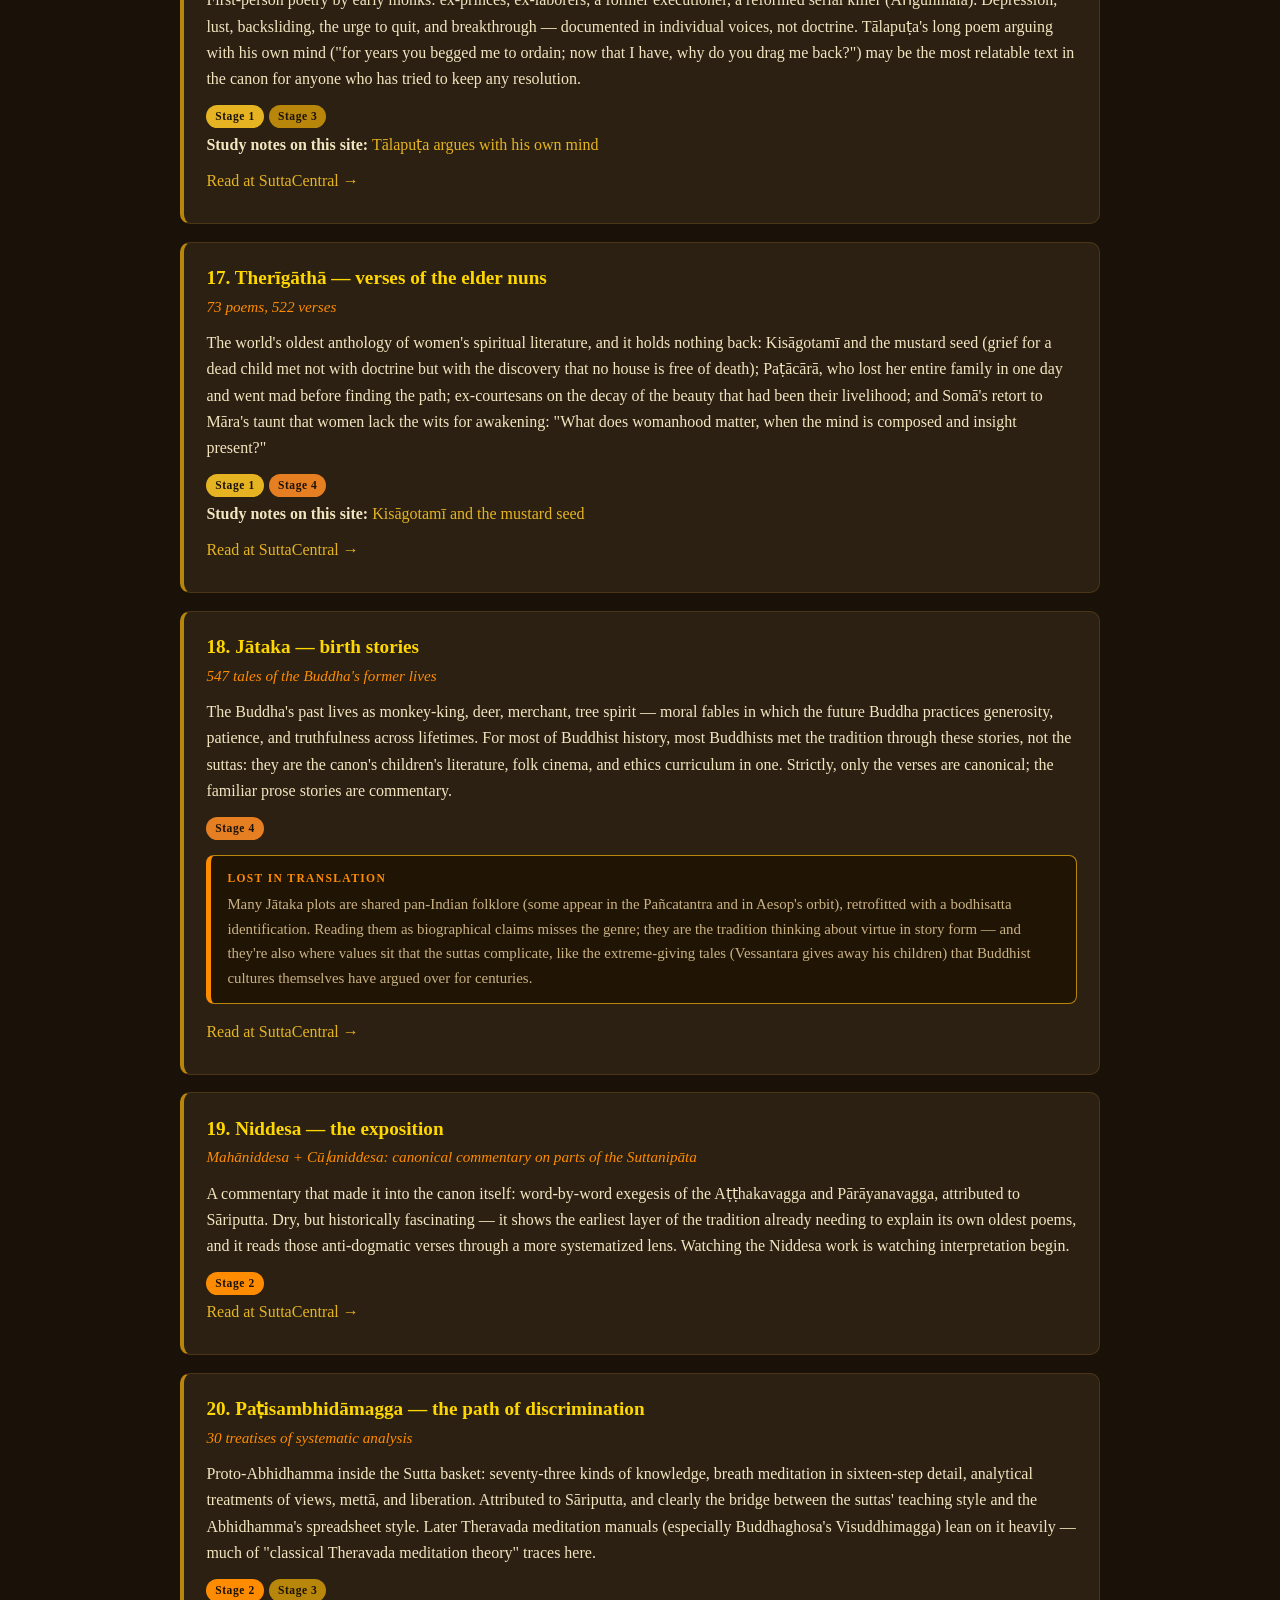
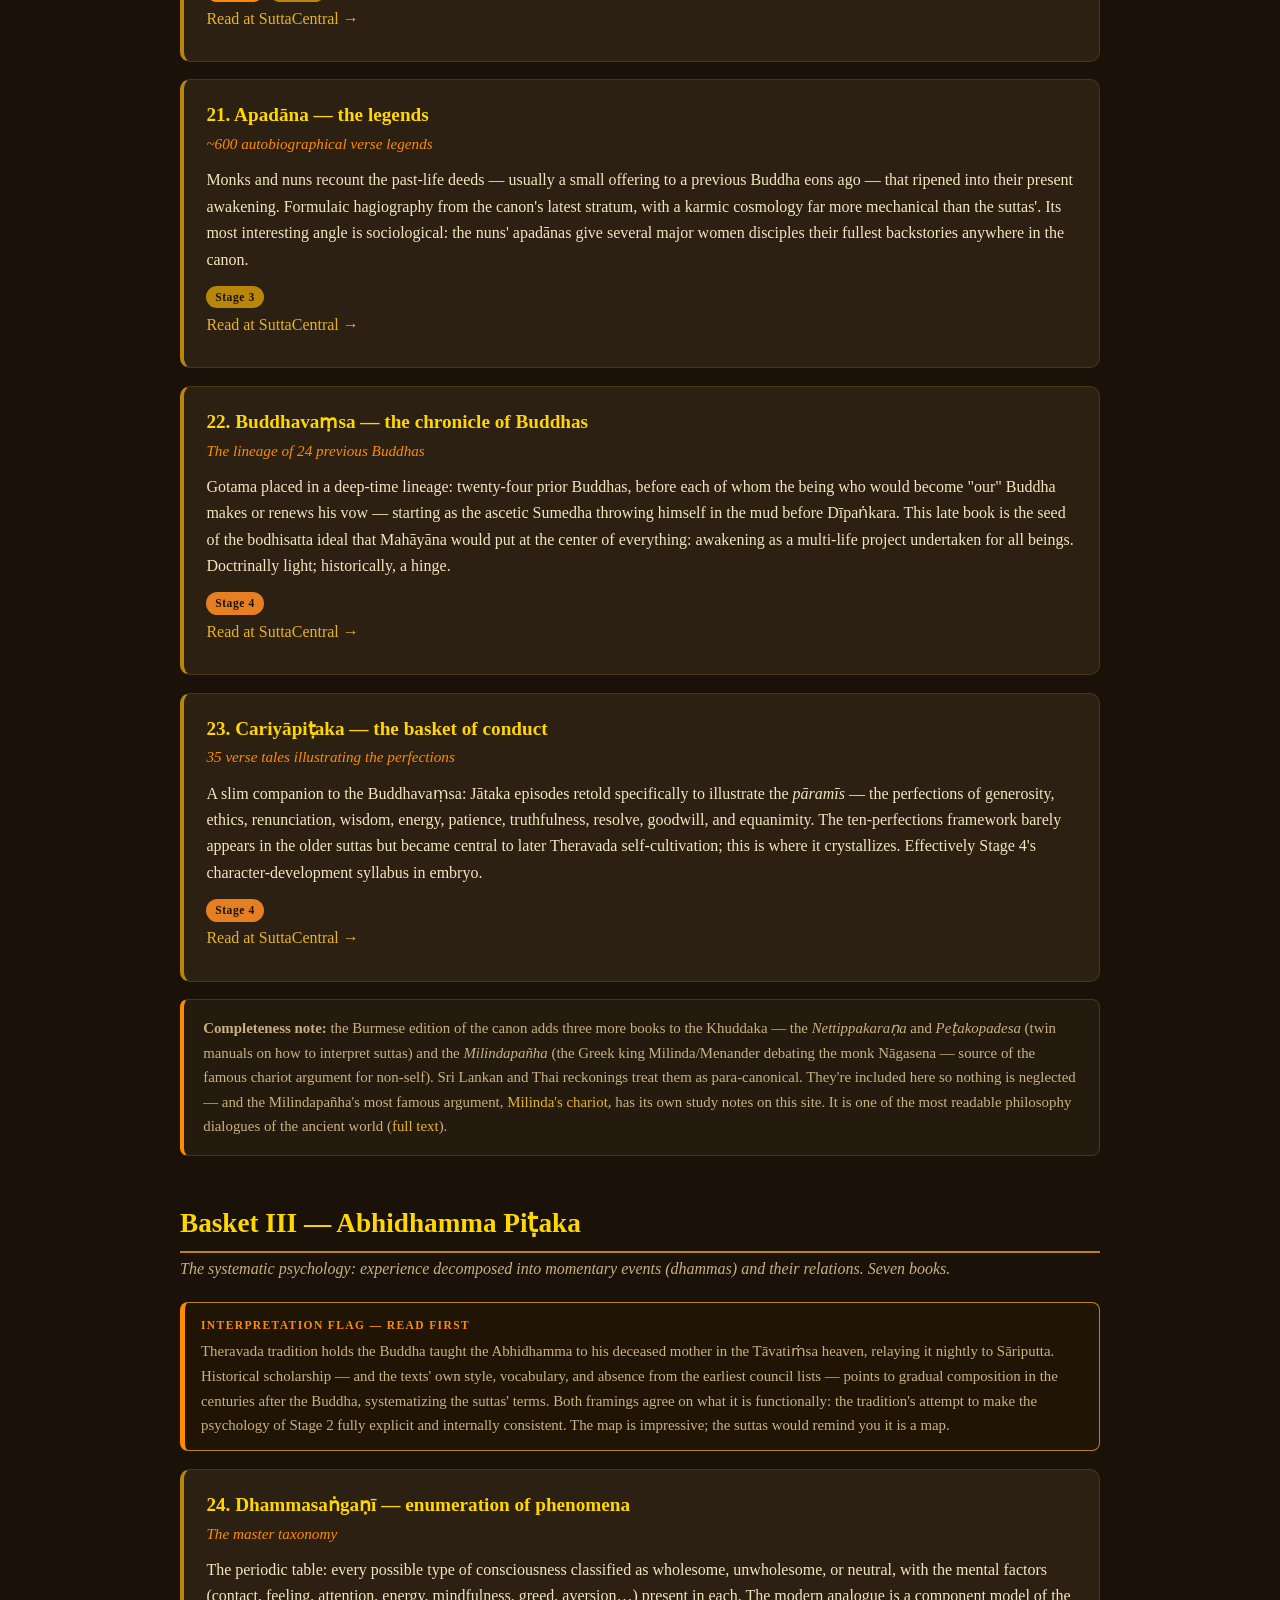
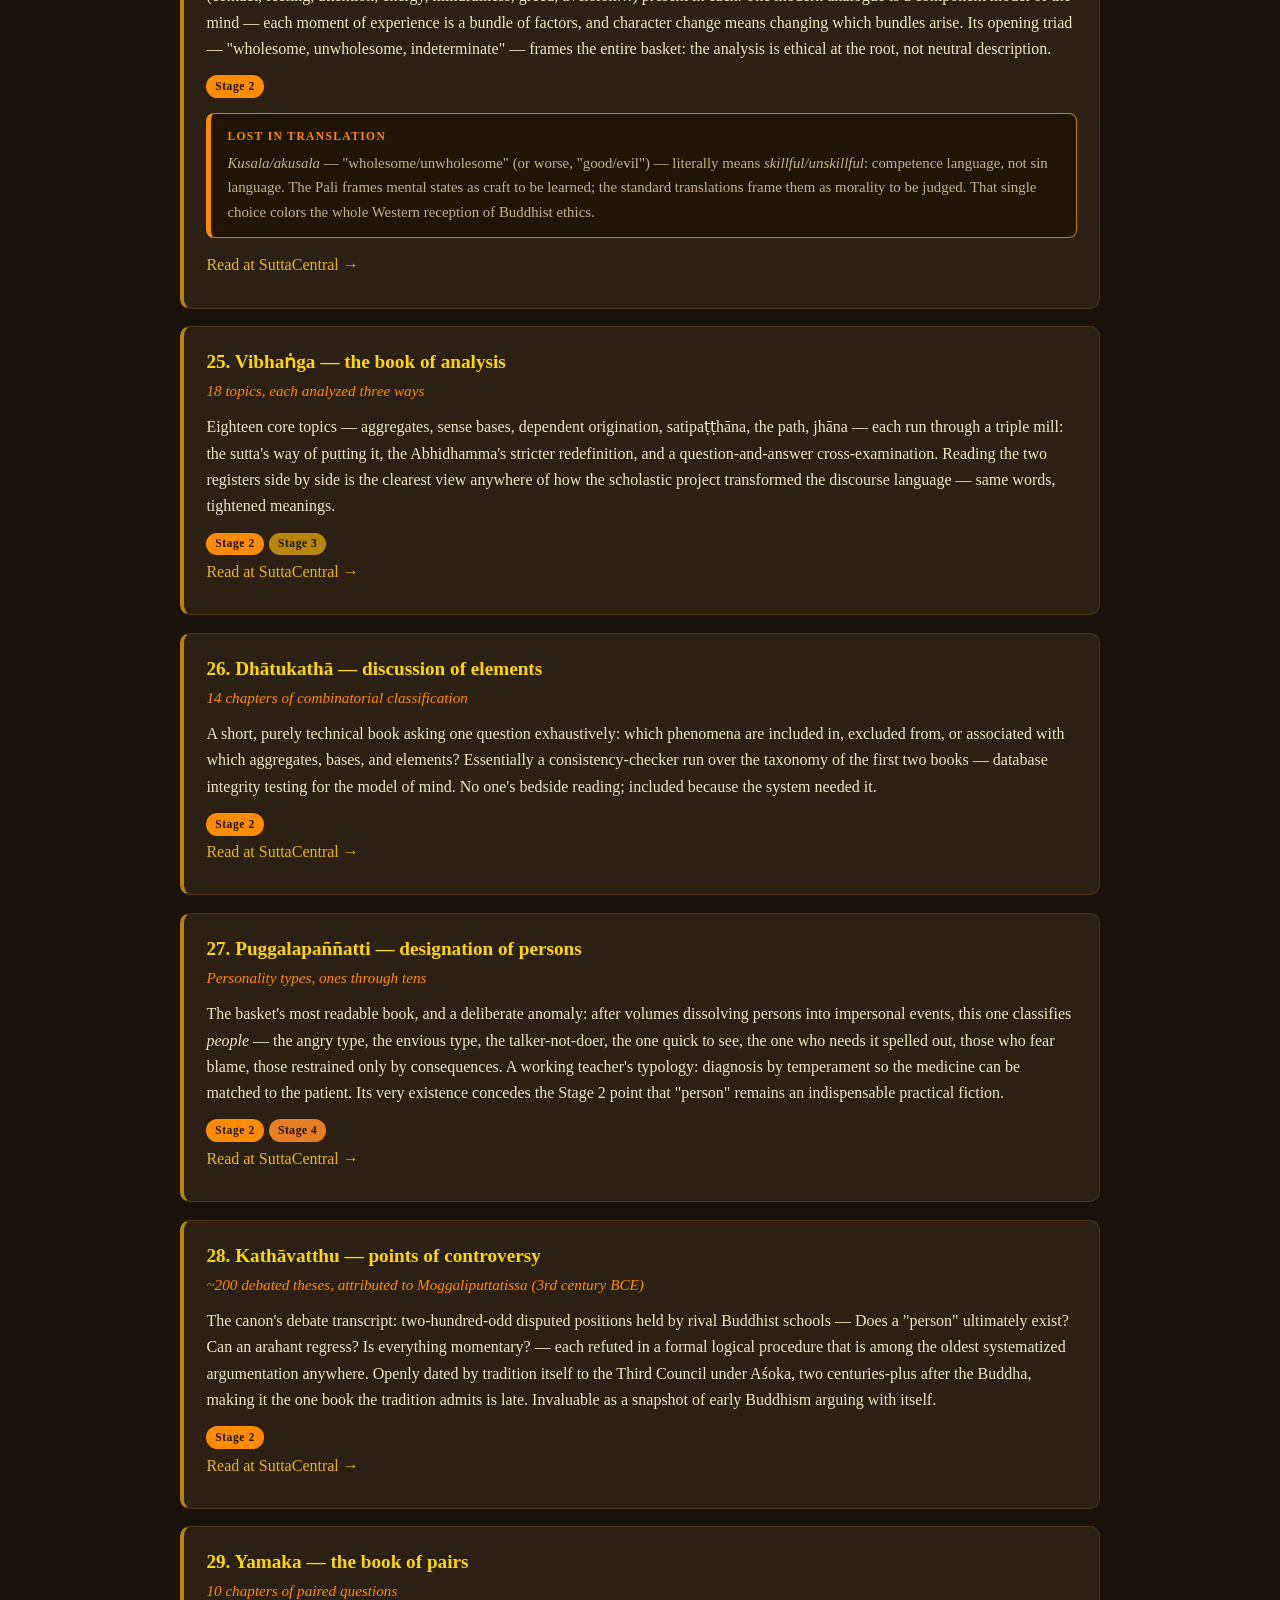
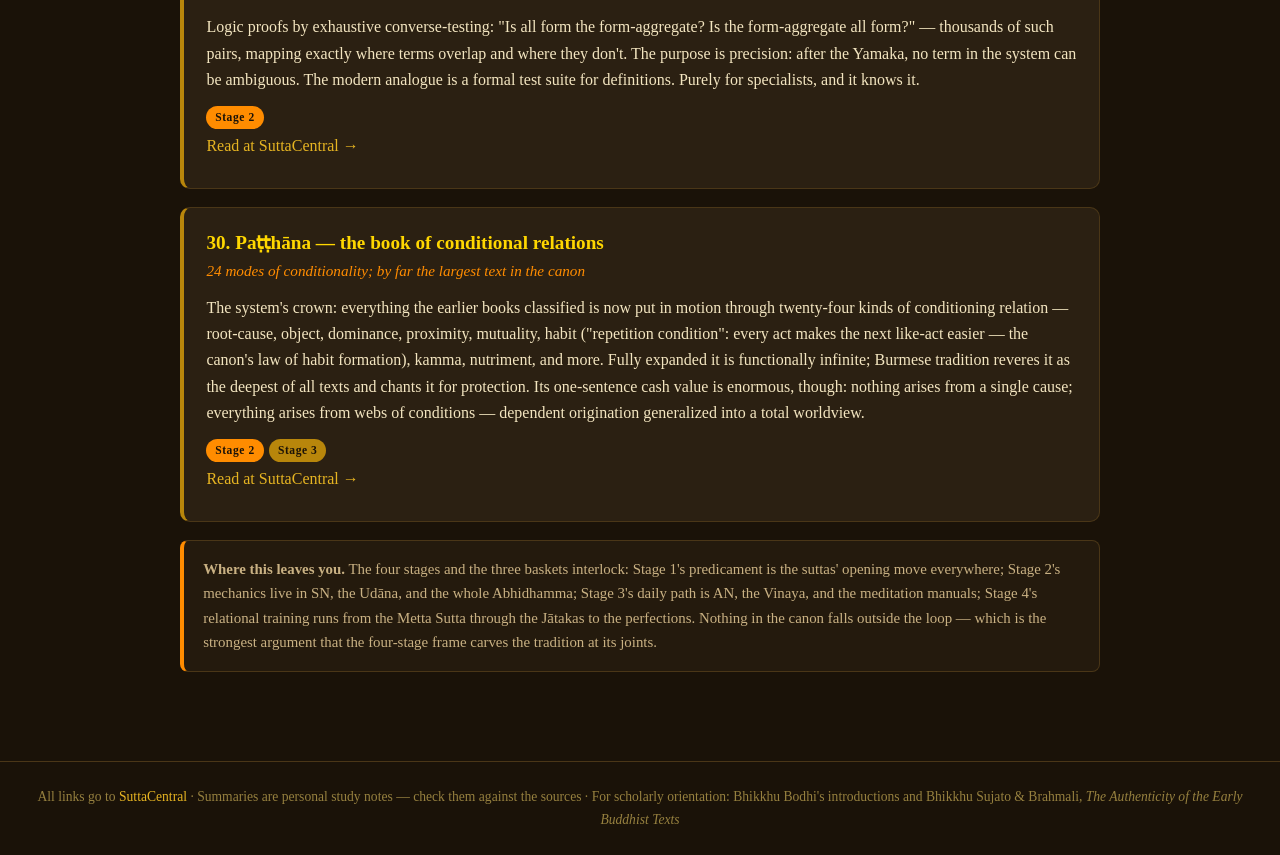
<file: canon.html>
<!DOCTYPE html>
<html lang="en">
<head>
<meta charset="UTF-8">
<meta name="viewport" content="width=device-width, initial-scale=1.0">
<title>The Canon, Cover to Cover — Buddhism Study</title>
<link rel="stylesheet" href="css/styles.css">
<link rel="stylesheet" href="css/game.css">
</head>
<body>

<header class="site-header">
  <span class="wheel" aria-hidden="true">☸</span>
  <h1>The Canon, Cover to Cover</h1>
  <p class="subtitle">Every division of the Tipiṭaka in contemporary English, mapped to the four-stage curriculum</p>
  <nav class="site-nav">
    <a href="index.html">Home</a>
    <a href="trail.html">The Trail</a>
    <a href="profile.html">My Journey</a>
    <a href="glossary.html">Glossary</a>
    <a href="curriculum.html">Curriculum</a>
    <a href="study.html">Guided Study</a>
    <a href="canon.html" class="active" aria-current="page">The Canon</a>
    <a href="suttas.html">Sutta Library</a>
    <a href="vinaya.html">Monks’ Rules</a>
    <a href="themes.html">Modern Life</a>
    <a href="journey.html">Journey West</a>
    <a href="everything.html">Save as PDF</a>
  </nav>
</header>

<main>

<div class="toc">
  <strong>Jump to:</strong><br>
  <a href="#vinaya">I. Vinaya Piṭaka</a>
  <a href="#sutta">II. Sutta Piṭaka</a>
  <a href="#dn">— Dīgha</a>
  <a href="#mn">— Majjhima</a>
  <a href="#sn">— Saṁyutta</a>
  <a href="#an">— Aṅguttara</a>
  <a href="#kn">— Khuddaka (15 books)</a>
  <a href="#abhidhamma">III. Abhidhamma Piṭaka</a>
</div>

<div class="note-box">
  <strong>How to read this page.</strong> Every division and book of the Pali Canon appears below —
  nothing is skipped, including the books nobody recommends to beginners. Each entry says what the
  text actually is in plain contemporary English, tags it to the
  <a href="curriculum.html">four curriculum stages</a>
  (<span class="stage-badge">Stage 1</span> predicament ·
  <span class="stage-badge s2">Stage 2</span> mechanics ·
  <span class="stage-badge s3">Stage 3</span> path ·
  <span class="stage-badge s4">Stage 4</span> relational), and flags where English translation or
  modern interpretation doesn't map cleanly onto the Pali. One honest global caveat: these are my
  study summaries, not scholarship — every entry links to full translations so you can check me.
</div>

<!-- ==================== VINAYA ==================== -->
<h2 class="basket-head" id="vinaya">Basket I — Vinaya Piṭaka</h2>
<p class="basket-lede">The discipline: law code, case history, and constitution of the monastic community.</p>

<div class="canon-book">
  <h3>1. Suttavibhaṅga — the rules analyzed</h3>
  <p class="pali-sub">Mahāvibhaṅga (227 monks' rules) + Bhikkhunīvibhaṅga (311 nuns' rules)</p>
  <p>The Pātimokkha rules with everything a court would need: the origin story behind each rule,
  word-by-word definition of its terms, amendment history, case precedents, and non-offense
  clauses. It reads like annotated case law — and doubles as the most candid social history we
  have of the early community, since every rule memorializes someone's failure.
  <a href="vinaya.html">All 227 monks' rules with their origin stories are on this site</a>. The
  nuns' analysis adds the rules specific to bhikkhunīs.</p>
  <div class="stage-badges"><span class="stage-badge s3">Stage 3</span><span class="stage-badge s4">Stage 4</span></div>
  <p class="dim">Sīla made institutional — and a live record of the knowing-doing gap Stage 3 targets.</p>
  <div class="tnote"><span class="tnote-label">Lost in translation</span>
    The nuns' code includes eight <em>garudhammas</em> subordinating the nuns' order to the monks'.
    Whether these go back to the Buddha or were inserted by later (male) editors is one of the
    sharpest live disputes in Buddhist studies — modern bhikkhunī ordination movements turn on it.
    Translations that present them flatly as "what the Buddha laid down" are taking a side.
  </div>
  <p><a href="https://suttacentral.net/pitaka/vinaya" target="_blank" rel="noopener">Read at SuttaCentral →</a></p>
</div>

<div class="canon-book">
  <h3>2. Khandhakas: Mahāvagga — the great chapter</h3>
  <p class="pali-sub">10 chapters of procedure and founding narrative</p>
  <p>The community's operating manual, wrapped around its origin story. It opens with the weeks
  after the awakening, the first sermon (SN 56.11's home turf), and the first conversions, then
  legislates everything a functioning organization needs: ordination procedure, the fortnightly
  recitation meeting (uposatha), the annual rains retreat, robe-making and the kathina ceremony,
  medicines, food, and schism management. Modern eyes will recognize HR policy, an events calendar,
  and a conflict-resolution playbook — the Kosambī quarrel chapter is a case study in a community
  almost destroying itself over a triviality (a monk's bathroom etiquette).</p>
  <div class="stage-badges"><span class="stage-badge s3">Stage 3</span><span class="stage-badge s4">Stage 4</span></div>
  <p class="dim">Stage 3's environment-engineering principle at full scale; the quarrel narratives are Stage 4 conflict material.</p>
  <p><a href="https://suttacentral.net/pli-tv-kd1/en/brahmali" target="_blank" rel="noopener">Read at SuttaCentral →</a></p>
</div>

<div class="canon-book">
  <h3>3. Khandhakas: Cūḷavagga — the lesser chapter</h3>
  <p class="pali-sub">12 chapters: procedures, penalties, and two pivotal histories</p>
  <p>The sequel volume: disciplinary procedures and probation, dispute-settlement in detail,
  lodgings and furniture, duties between teachers and students — and two chapters of enormous
  historical weight. Chapter 10 recounts the founding of the nuns' order: Mahāpajāpatī's request,
  the Buddha's initial refusal, Ānanda's advocacy ("are women capable of awakening?" — yes), and
  the conditions imposed. Chapters 11–12 describe the First Council (500 monks reciting the canon
  from memory just after the Buddha's death) and the Second (the Vesālī dispute over ten relaxed
  practices, about a century later) — the canon narrating its own creation.</p>
  <div class="stage-badges"><span class="stage-badge s3">Stage 3</span><span class="stage-badge s4">Stage 4</span></div>
  <p class="dim">Community mechanics and repair — Stage 4 in procedural form.</p>
  <div class="tnote"><span class="tnote-label">Lost in translation</span>
    In the same passage that admits women, the Buddha allegedly predicts the teaching will now last
    500 instead of 1,000 years. The prediction failed on its own terms (we're past 2,500), and many
    scholars read the whole passage as a later interpolation reflecting institutional anxieties,
    not the Buddha's view. English translations rarely flag this.
  </div>
  <p><a href="https://suttacentral.net/pli-tv-kd11/en/brahmali" target="_blank" rel="noopener">Read at SuttaCentral →</a></p>
</div>

<div class="canon-book">
  <h3>4. Parivāra — the appendix</h3>
  <p class="pali-sub">19 chapters of summaries, catechisms, and cross-indexes</p>
  <p>A study guide to the previous books, compiled in Sri Lanka possibly centuries later: the rules
  re-sorted by category, offense, and location, quiz-style question chains, and mnemonic verses.
  Nobody reads it devotionally; it exists so Vinaya masters could be examined. Its honest modern
  analogue is the bar-exam outline. Its value today is mostly evidential — it shows the tradition
  building tooling around its own texts.</p>
  <div class="stage-badges"><span class="stage-badge s3">Stage 3</span></div>
  <p class="dim">Included for completeness — the canon's own index volume.</p>
  <p><a href="https://suttacentral.net/pli-tv-pvr1-1" target="_blank" rel="noopener">Read at SuttaCentral →</a></p>
</div>

<!-- ==================== SUTTA ==================== -->
<h2 class="basket-head" id="sutta">Basket II — Sutta Piṭaka</h2>
<p class="basket-lede">The discourses: five collections (nikāyas), from long set-pieces to one-line verses.</p>

<div class="canon-book" id="dn">
  <h3>5. Dīgha Nikāya — the long discourses</h3>
  <p class="pali-sub">34 suttas in 3 books</p>
  <p>The showpieces: long, literary, often staged as debates with brahmins and rival teachers, and
  clearly built in part to win an ancient audience. Landmarks: DN 1 (Brahmajāla) catalogs 62 wrong
  views like a field guide to speculative overreach; DN 2 walks a king through the entire path in
  one evening; DN 16 (Mahāparinibbāna) narrates the Buddha's last journey and death — old, sick,
  still teaching, final words "all conditioned things decay; strive diligently"; DN 22 is the long
  satipaṭṭhāna discourse; DN 31 (Sigālovāda) is the lay-ethics classic — friendship, money,
  marriage, employment — a household code with no monasticism in it.</p>
  <div class="stage-badges"><span class="stage-badge">Stage 1</span><span class="stage-badge s3">Stage 3</span><span class="stage-badge s4">Stage 4</span></div>
  <p class="dim">DN 16 is Stage 1's impermanence lesson at maximum scale; DN 31 anchors Stage 3–4 lay practice.</p>
  <p><strong>Study notes on this site:</strong>
    <a href="suttas.html#dn1">DN 1 the net of views</a> ·
    <a href="suttas.html#dn2">DN 2 fruits of practice</a> ·
    <a href="suttas.html#dn15">DN 15 great causes</a> ·
    <a href="suttas.html#dn16">DN 16 the Buddha's last days</a> ·
    <a href="suttas.html#dn22">DN 22 satipaṭṭhāna</a> ·
    <a href="suttas.html#dn26">DN 26 the wheel-turning king</a> ·
    <a href="suttas.html#dn31">DN 31 advice to Sigāla</a></p>
  <div class="tnote"><span class="tnote-label">Lost in translation</span>
    The Dīgha contains heavy cosmology — deva realms, world cycles, the wheel-turning monarch. A
    modern reader must make an interpretive choice the text won't make for them: literal cosmology,
    inherited Indian furniture, or psychological allegory. All three readings have serious
    defenders; flat English prose makes the mythic register sound like it claims the same kind of
    truth as the psychology, which the Pali's shift in genre and tone arguably signals against.
  </div>
  <p><a href="https://suttacentral.net/dn" target="_blank" rel="noopener">Read at SuttaCentral →</a></p>
</div>

<div class="canon-book" id="mn">
  <h3>6. Majjhima Nikāya — the middle-length discourses</h3>
  <p class="pali-sub">152 suttas in 3 books</p>
  <p>The working core of the teaching and the usual reading entry point: concrete scenes, named
  interlocutors, arguments you can follow. Here live the raft and water-snake similes (MN 22 — even
  true teachings wrongly grasped injure you), the honey-ball analysis of mental proliferation
  (MN 18), the Buddha's autobiography of his own search and austerities (MN 26, 36), his parenting
  — teaching seven-year-old Rāhula truthfulness with a water dipper (MN 61), the saw simile's
  outrageous standard for goodwill (MN 21), breath meditation (MN 118), the shorter emptiness
  discourse (MN 121), and the path analyzed factor by factor (MN 141). If the canon were triaged
  to one collection, most teachers would keep this one.</p>
  <div class="stage-badges"><span class="stage-badge">Stage 1</span><span class="stage-badge s2">Stage 2</span><span class="stage-badge s3">Stage 3</span><span class="stage-badge s4">Stage 4</span></div>
  <p class="dim">The only book that carries all four stages at full strength.</p>
  <p><strong>Study notes on this site (25 suttas):</strong>
    <a href="suttas.html#mn2">MN 2 the seven tools</a> ·
    <a href="suttas.html#mn7">MN 7 the cloth</a> ·
    <a href="suttas.html#mn9">MN 9 right view</a> ·
    <a href="suttas.html#mn10">MN 10 mindfulness</a> ·
    <a href="suttas.html#mn18">MN 18 the honey-ball</a> ·
    <a href="suttas.html#mn19">MN 19 two kinds of thought</a> ·
    <a href="suttas.html#mn20">MN 20 removing thoughts</a> ·
    <a href="suttas.html#mn21">MN 21 the saw</a> ·
    <a href="suttas.html#mn22">MN 22 the raft</a> ·
    <a href="suttas.html#mn26">MN 26 the noble search</a> ·
    <a href="suttas.html#mn36">MN 36 the austerities</a> ·
    <a href="suttas.html#mn44">MN 44 Dhammadinnā's answers</a> ·
    <a href="suttas.html#mn48">MN 48 Kosambī</a> ·
    <a href="suttas.html#mn58">MN 58 right speech</a> ·
    <a href="suttas.html#mn61">MN 61 the water dipper</a> ·
    <a href="suttas.html#mn62">MN 62 the elements</a> ·
    <a href="suttas.html#mn63">MN 63 the poisoned arrow</a> ·
    <a href="suttas.html#mn87">MN 87 born from the beloved</a> ·
    <a href="suttas.html#mn107">MN 107 gradual training</a> ·
    <a href="suttas.html#mn117">MN 117 the great forty</a> ·
    <a href="suttas.html#mn118">MN 118 breath meditation</a> ·
    <a href="suttas.html#mn121">MN 121 emptiness</a> ·
    <a href="suttas.html#mn131">MN 131 one fine night</a> ·
    <a href="suttas.html#mn135">MN 135 action's results</a> ·
    <a href="suttas.html#mn141">MN 141 the truths analyzed</a></p>
  <p><a href="https://suttacentral.net/mn" target="_blank" rel="noopener">Read at SuttaCentral →</a></p>
</div>

<div class="canon-book" id="sn">
  <h3>7. Saṁyutta Nikāya — the linked discourses</h3>
  <p class="pali-sub">~7,700 mostly short suttas in 56 thematic chapters, 5 books</p>
  <p>The canon's filing cabinet: thousands of short texts sorted by topic, which makes it the
  doctrine's engine room. SN 12 is dependent origination — the full causal mechanics of how
  suffering assembles itself; SN 22 is the aggregates and non-self (including SN 22.59, the second
  sermon); SN 35 the six senses; SN 36 feeling-tone (the two arrows); SN 45–56 the path itself,
  factor by factor, ending with SN 56.11, the first sermon. The first book (Sagāthāvagga) is
  verse dialogues with gods and Māra — the tempter here reads less like a devil and more like the
  voice of doubt and self-sabotage, showing up at bad moments and being recognized: "I know you,
  Māra." Repetitive by design — these were oral flashcards.</p>
  <div class="stage-badges"><span class="stage-badge">Stage 1</span><span class="stage-badge s2">Stage 2</span><span class="stage-badge s3">Stage 3</span></div>
  <p class="dim">Stage 2's primary source: craving, non-self, and dependent origination live here.</p>
  <p><strong>Study notes on this site:</strong>
    <a href="suttas.html#sn3.8">SN 3.8 dearer than self</a> ·
    <a href="suttas.html#sn5.2">SN 5.2 Somā's answer</a> ·
    <a href="suttas.html#sn12.2">SN 12.2 dependent origination</a> ·
    <a href="suttas.html#sn12.61">SN 12.61 the monkey mind</a> ·
    <a href="suttas.html#sn15.3">SN 15.3 the tears</a> ·
    <a href="suttas.html#sn22.59">SN 22.59 not-self</a> ·
    <a href="suttas.html#sn35.28">SN 35.28 the fire sermon</a> ·
    <a href="suttas.html#sn36.6">SN 36.6 the two arrows</a> ·
    <a href="suttas.html#sn45.2">SN 45.2 friendship</a> ·
    <a href="suttas.html#sn46.54">SN 46.54 the brahmavihāras</a> ·
    <a href="suttas.html#sn47.19">SN 47.19 the acrobats</a> ·
    <a href="suttas.html#sn56.11">SN 56.11 the first sermon</a></p>
  <div class="tnote"><span class="tnote-label">Lost in translation</span>
    Key SN vocabulary resists English: <em>saṅkhāra</em> gets rendered "formations,"
    "fabrications," "volitional activities," or "choices" depending on translator — each choice
    changes what dependent origination seems to say. And <em>nibbāna</em> literally means a fire
    going out; in Indian fire-physics a flame that goes out was thought <em>released</em> from its
    fuel, not annihilated. "Extinction" imports a nihilistic flavor the metaphor didn't carry.
  </div>
  <p><a href="https://suttacentral.net/sn" target="_blank" rel="noopener">Read at SuttaCentral →</a></p>
</div>

<div class="canon-book" id="an">
  <h3>8. Aṅguttara Nikāya — the numbered discourses</h3>
  <p class="pali-sub">~8,000 suttas in 11 chapters, sorted by number of items (ones through elevens)</p>
  <p>Teachings filed by list length — ones, twos, threes, up to elevens — which sounds bureaucratic
  and is actually the most practical, lay-facing collection in the canon. Here are the Kālāma
  discourse (AN 3.65 — don't accept teachings on tradition, scripture, or charisma; test them
  against experience and the wise), the five daily recollections (AN 5.57), the lute-string balance
  (AN 6.55), advice on money, marriage, business ethics, and friendship (AN 8.54 is essentially a
  personal-finance talk), the eight worldly winds (AN 8.6), and mettā's eleven benefits (AN 11.15).
  If MN is for understanding, AN is for running a life.</p>
  <div class="stage-badges"><span class="stage-badge">Stage 1</span><span class="stage-badge s3">Stage 3</span><span class="stage-badge s4">Stage 4</span></div>
  <p class="dim">Stage 3's daily-implementation handbook and much of Stage 4's relational material.</p>
  <p><strong>Study notes on this site:</strong>
    <a href="suttas.html#an3.65">AN 3.65 the Kālāmas</a> ·
    <a href="suttas.html#an3.99">AN 3.99 the lump of salt</a> ·
    <a href="suttas.html#an4.62">AN 4.62 four happinesses</a> ·
    <a href="suttas.html#an5.57">AN 5.57 five recollections</a> ·
    <a href="suttas.html#an5.161">AN 5.161 removing resentment</a> ·
    <a href="suttas.html#an5.177">AN 5.177 five trades</a> ·
    <a href="suttas.html#an5.198">AN 5.198 well-spoken speech</a> ·
    <a href="suttas.html#an6.55">AN 6.55 the lute strings</a> ·
    <a href="suttas.html#an7.64">AN 7.64 anger's seven gifts to enemies</a> ·
    <a href="suttas.html#an8.6">AN 8.6 the worldly winds</a> ·
    <a href="suttas.html#an8.54">AN 8.54 lay prosperity</a> ·
    <a href="suttas.html#an11.15">AN 11.15 mettā's benefits</a></p>
  <div class="tnote"><span class="tnote-label">Lost in translation</span>
    The Kālāma Sutta is the most over-claimed text in modern Buddhism — quoted as "believe
    nothing, question everything," a charter for free-thinking skepticism. The actual discourse
    ends with the Kālāmas taking refuge, and its test isn't private opinion but "what the wise
    praise" plus observed consequences. It licenses empiricism, not relativism — the popular
    paraphrase is a 20th-century remix.
  </div>
  <p><a href="https://suttacentral.net/an" target="_blank" rel="noopener">Read at SuttaCentral →</a></p>
</div>

<!-- ==================== KHUDDAKA ==================== -->
<h2 class="basket-head" id="kn">The Khuddaka Nikāya — the "minor" collection, book by book</h2>
<p class="basket-lede">Fifteen books in the Sinhalese reckoning — from the canon's oldest poetry to its latest hagiography. "Minor" refers to format, not importance.</p>

<div class="canon-book">
  <h3>9. Khuddakapāṭha — the short passages</h3>
  <p class="pali-sub">9 short texts</p>
  <p>A pocket handbook for new practitioners, probably compiled as a chanting primer: the refuges,
  the ten precepts, a body contemplation, and three of the most-recited texts in the Buddhist world
  — the Maṅgala Sutta (a layperson's list of true blessings: good friends, honest work, caring for
  family), the Ratana Sutta (protective verses), and the Metta Sutta. Functionally the canon's
  onboarding document.</p>
  <div class="stage-badges"><span class="stage-badge s3">Stage 3</span><span class="stage-badge s4">Stage 4</span></div>
  <p><strong>Study notes on this site:</strong> <a href="suttas.html#khp5">the Maṅgala Sutta (highest blessings)</a> ·
  <a href="suttas.html#snp1.8">the Metta Sutta</a></p>
  <p><a href="https://suttacentral.net/kp" target="_blank" rel="noopener">Read at SuttaCentral →</a></p>
</div>

<div class="canon-book">
  <h3>10. Dhammapada — verses on the teaching</h3>
  <p class="pali-sub">423 verses in 26 chapters</p>
  <p>The most translated Buddhist text on earth: aphorisms on mind, craving, anger, and freedom,
  sharp enough to survive any century. "Mind precedes all experience"; "hatred never ends by
  hatred"; "you are your own protector." It compresses Stages 1 and 2 into memorizable form, which
  is exactly what it was for — portable wisdom for people who couldn't carry books.</p>
  <div class="stage-badges"><span class="stage-badge">Stage 1</span><span class="stage-badge s2">Stage 2</span></div>
  <div class="tnote"><span class="tnote-label">Lost in translation</span>
    Verse 1's famous "mind precedes all things / we become what we think" flattens
    <em>mano­pubbaṅgamā dhammā</em> — where <em>dhammā</em> more likely means "mental experiences"
    than "all things." The popular reading turns a precise psychological claim into
    law-of-attraction metaphysics. With 100+ English versions in print, the Dhammapada is where
    translation drift is easiest to see: compare any two renderings of chapter 1 and you'll find
    different philosophies.
  </div>
  <p><strong>Study notes on this site:</strong> <a href="suttas.html#dhp">the essential verses</a></p>
  <p><a href="https://suttacentral.net/dhp" target="_blank" rel="noopener">Read at SuttaCentral →</a></p>
</div>

<div class="canon-book">
  <h3>11. Udāna — inspired utterances</h3>
  <p class="pali-sub">80 short narratives, each capped by a verse</p>
  <p>Eighty scenes that moved the Buddha to spontaneous verse. Includes the blind men and the
  elephant (rival theorists each grasping one part and brawling over the whole — the canon's best
  epistemology joke) and the instruction to Bāhiya, one of the tersest teachings anywhere: "in the
  seen, only the seen; in the heard, only the heard" — perception without the added self, Stage 2
  in eighteen words.</p>
  <div class="stage-badges"><span class="stage-badge s2">Stage 2</span></div>
  <p><strong>Study notes on this site:</strong> <a href="suttas.html#ud1.10">Bāhiya's instruction</a> ·
  <a href="suttas.html#ud6.4">the blind men and the elephant</a></p>
  <p><a href="https://suttacentral.net/ud" target="_blank" rel="noopener">Read at SuttaCentral →</a></p>
</div>

<div class="canon-book">
  <h3>12. Itivuttaka — "thus it was said"</h3>
  <p class="pali-sub">112 short suttas, prose + verse</p>
  <p>Attributed to the memory of Khujjuttarā — a laywoman, a servant, and one of the canon's
  certified master memorizers, who heard the Buddha in the palace and re-taught the harem. Short,
  direct teachings on craving, goodwill, and generosity ("if beings knew the fruit of giving as I
  do, they would not eat without sharing"). Notable both for content and provenance: a book of the
  canon transmitted through a working-class woman's recall.</p>
  <div class="stage-badges"><span class="stage-badge s2">Stage 2</span><span class="stage-badge s4">Stage 4</span></div>
  <p><strong>Study notes on this site:</strong> <a href="suttas.html#iti27">goodwill outshines them all</a></p>
  <p><a href="https://suttacentral.net/iti" target="_blank" rel="noopener">Read at SuttaCentral →</a></p>
</div>

<div class="canon-book">
  <h3>13. Suttanipāta — the sutta collection</h3>
  <p class="pali-sub">71 poems in 5 chapters</p>
  <p>Some of the oldest material in the entire canon. Its final two chapters (Aṭṭhakavagga,
  Pārāyanavagga) are quoted by name elsewhere in the canon itself and show a strikingly early
  voice: minimal doctrine, hostile to clinging to views — even Buddhist views — and to religious
  quarreling. Also home to the Metta Sutta, the Rhinoceros Horn poem on solitude, and the
  Buddha's flat rejection of caste: worth is made by conduct, not birth (Snp 1.7, 3.9).</p>
  <div class="stage-badges"><span class="stage-badge s2">Stage 2</span><span class="stage-badge s4">Stage 4</span></div>
  <div class="tnote"><span class="tnote-label">Lost in translation</span>
    The Aṭṭhakavagga's polemic against "views" (<em>diṭṭhi</em>) reads in English like
    anti-intellectualism. The target is narrower: identity-fused positions — opinions worn as self,
    defended like territory. The philosophical puzzle of how this squares with "Right View" as path
    factor #1 is real and old; translators who render both words identically hide the tension
    instead of exposing it.
  </div>
  <p><strong>Study notes on this site:</strong> <a href="suttas.html#snp1.8">the Metta Sutta</a> ·
  <a href="suttas.html#snp1.3">the rhinoceros horn</a> ·
  <a href="suttas.html#snp4">the Aṭṭhakavagga on views</a></p>
  <p><a href="https://suttacentral.net/snp" target="_blank" rel="noopener">Read at SuttaCentral →</a></p>
</div>

<div class="canon-book">
  <h3>14. Vimānavatthu — mansion stories</h3>
  <p class="pali-sub">85 verse stories</p>
  <p>Interviews with radiant gods in celestial mansions, each asked: what did you do to earn this?
  The answers are almost embarrassingly small — offered water, gave a seat, spoke honestly — which
  is the actual teaching: ordinary generosity compounds. This is devotional merit literature, later
  in style, and few modern teachers assign it; read it as the tradition's motivational poster art —
  the karmic imagination in full color.</p>
  <div class="stage-badges"><span class="stage-badge s3">Stage 3</span></div>
  <p><a href="https://suttacentral.net/vv" target="_blank" rel="noopener">Read at SuttaCentral →</a></p>
</div>

<div class="canon-book">
  <h3>15. Petavatthu — ghost stories</h3>
  <p class="pali-sub">51 verse stories</p>
  <p>The companion volume in a minor key: hungry ghosts (petas) explaining the stinginess, fraud,
  or cruelty that produced their state, and the relief that comes when living relatives make
  offerings on their behalf. Source of the merit-transfer rituals still central to Theravada
  funerals. As psychology it lands squarely: the miser's afterlife is simply the miser's inner
  life, made visible.</p>
  <div class="stage-badges"><span class="stage-badge">Stage 1</span><span class="stage-badge s3">Stage 3</span></div>
  <div class="tnote"><span class="tnote-label">Lost in translation</span>
    Merit transfer sits awkwardly with the suttas' own insistence that beings inherit their own
    kamma (AN 5.57). The commentaries engineered reconciliations (the ghost rejoices, and the
    rejoicing is its own act), but the seam is visible — this layer of the canon answers popular
    religious need, not systematic doctrine, and translations smooth over the difference in genre.
  </div>
  <p><a href="https://suttacentral.net/pv" target="_blank" rel="noopener">Read at SuttaCentral →</a></p>
</div>

<div class="canon-book">
  <h3>16. Theragāthā — verses of the elder monks</h3>
  <p class="pali-sub">264 poems, 1,279 verses</p>
  <p>First-person poetry by early monks: ex-princes, ex-laborers, a former executioner, a
  reformed serial killer (Aṅgulimāla). Depression, lust, backsliding, the urge to quit, and
  breakthrough — documented in individual voices, not doctrine. Tālapuṭa's long poem arguing with
  his own mind ("for years you begged me to ordain; now that I have, why do you drag me back?") may
  be the most relatable text in the canon for anyone who has tried to keep any resolution.</p>
  <div class="stage-badges"><span class="stage-badge">Stage 1</span><span class="stage-badge s3">Stage 3</span></div>
  <p><strong>Study notes on this site:</strong> <a href="suttas.html#thag19.1">Tālapuṭa argues with his own mind</a></p>
  <p><a href="https://suttacentral.net/thag" target="_blank" rel="noopener">Read at SuttaCentral →</a></p>
</div>

<div class="canon-book">
  <h3>17. Therīgāthā — verses of the elder nuns</h3>
  <p class="pali-sub">73 poems, 522 verses</p>
  <p>The world's oldest anthology of women's spiritual literature, and it holds nothing back:
  Kisāgotamī and the mustard seed (grief for a dead child met not with doctrine but with the
  discovery that no house is free of death); Paṭācārā, who lost her entire family in one day and
  went mad before finding the path; ex-courtesans on the decay of the beauty that had been their
  livelihood; and Somā's retort to Māra's taunt that women lack the wits for awakening: "What does
  womanhood matter, when the mind is composed and insight present?"</p>
  <div class="stage-badges"><span class="stage-badge">Stage 1</span><span class="stage-badge s4">Stage 4</span></div>
  <p><strong>Study notes on this site:</strong> <a href="suttas.html#thig10.1">Kisāgotamī and the mustard seed</a></p>
  <p><a href="https://suttacentral.net/thig" target="_blank" rel="noopener">Read at SuttaCentral →</a></p>
</div>

<div class="canon-book">
  <h3>18. Jātaka — birth stories</h3>
  <p class="pali-sub">547 tales of the Buddha's former lives</p>
  <p>The Buddha's past lives as monkey-king, deer, merchant, tree spirit — moral fables in which
  the future Buddha practices generosity, patience, and truthfulness across lifetimes. For most of
  Buddhist history, most Buddhists met the tradition through these stories, not the suttas: they
  are the canon's children's literature, folk cinema, and ethics curriculum in one. Strictly, only
  the verses are canonical; the familiar prose stories are commentary.</p>
  <div class="stage-badges"><span class="stage-badge s4">Stage 4</span></div>
  <div class="tnote"><span class="tnote-label">Lost in translation</span>
    Many Jātaka plots are shared pan-Indian folklore (some appear in the Pañcatantra and in Aesop's
    orbit), retrofitted with a bodhisatta identification. Reading them as biographical claims
    misses the genre; they are the tradition thinking about virtue in story form — and they're also
    where values sit that the suttas complicate, like the extreme-giving tales (Vessantara gives
    away his children) that Buddhist cultures themselves have argued over for centuries.
  </div>
  <p><a href="https://suttacentral.net/ja" target="_blank" rel="noopener">Read at SuttaCentral →</a></p>
</div>

<div class="canon-book">
  <h3>19. Niddesa — the exposition</h3>
  <p class="pali-sub">Mahāniddesa + Cūḷaniddesa: canonical commentary on parts of the Suttanipāta</p>
  <p>A commentary that made it into the canon itself: word-by-word exegesis of the Aṭṭhakavagga
  and Pārāyanavagga, attributed to Sāriputta. Dry, but historically fascinating — it shows the
  earliest layer of the tradition already needing to explain its own oldest poems, and it reads
  those anti-dogmatic verses through a more systematized lens. Watching the Niddesa work is
  watching interpretation begin.</p>
  <div class="stage-badges"><span class="stage-badge s2">Stage 2</span></div>
  <p><a href="https://suttacentral.net/mnd" target="_blank" rel="noopener">Read at SuttaCentral →</a></p>
</div>

<div class="canon-book">
  <h3>20. Paṭisambhidāmagga — the path of discrimination</h3>
  <p class="pali-sub">30 treatises of systematic analysis</p>
  <p>Proto-Abhidhamma inside the Sutta basket: seventy-three kinds of knowledge, breath meditation
  in sixteen-step detail, analytical treatments of views, mettā, and liberation. Attributed to
  Sāriputta, and clearly the bridge between the suttas' teaching style and the Abhidhamma's
  spreadsheet style. Later Theravada meditation manuals (especially Buddhaghosa's Visuddhimagga)
  lean on it heavily — much of "classical Theravada meditation theory" traces here.</p>
  <div class="stage-badges"><span class="stage-badge s2">Stage 2</span><span class="stage-badge s3">Stage 3</span></div>
  <p><a href="https://suttacentral.net/ps" target="_blank" rel="noopener">Read at SuttaCentral →</a></p>
</div>

<div class="canon-book">
  <h3>21. Apadāna — the legends</h3>
  <p class="pali-sub">~600 autobiographical verse legends</p>
  <p>Monks and nuns recount the past-life deeds — usually a small offering to a previous Buddha
  eons ago — that ripened into their present awakening. Formulaic hagiography from the canon's
  latest stratum, with a karmic cosmology far more mechanical than the suttas'. Its most
  interesting angle is sociological: the nuns' apadānas give several major women disciples their
  fullest backstories anywhere in the canon.</p>
  <div class="stage-badges"><span class="stage-badge s3">Stage 3</span></div>
  <p><a href="https://suttacentral.net/tha-ap" target="_blank" rel="noopener">Read at SuttaCentral →</a></p>
</div>

<div class="canon-book">
  <h3>22. Buddhavaṃsa — the chronicle of Buddhas</h3>
  <p class="pali-sub">The lineage of 24 previous Buddhas</p>
  <p>Gotama placed in a deep-time lineage: twenty-four prior Buddhas, before each of whom the
  being who would become "our" Buddha makes or renews his vow — starting as the ascetic Sumedha
  throwing himself in the mud before Dīpaṅkara. This late book is the seed of the bodhisatta ideal
  that Mahāyāna would put at the center of everything: awakening as a multi-life project undertaken
  for all beings. Doctrinally light; historically, a hinge.</p>
  <div class="stage-badges"><span class="stage-badge s4">Stage 4</span></div>
  <p><a href="https://suttacentral.net/bv" target="_blank" rel="noopener">Read at SuttaCentral →</a></p>
</div>

<div class="canon-book">
  <h3>23. Cariyāpiṭaka — the basket of conduct</h3>
  <p class="pali-sub">35 verse tales illustrating the perfections</p>
  <p>A slim companion to the Buddhavaṃsa: Jātaka episodes retold specifically to illustrate the
  <em>pāramīs</em> — the perfections of generosity, ethics, renunciation, wisdom, energy, patience,
  truthfulness, resolve, goodwill, and equanimity. The ten-perfections framework barely appears in
  the older suttas but became central to later Theravada self-cultivation; this is where it
  crystallizes. Effectively Stage 4's character-development syllabus in embryo.</p>
  <div class="stage-badges"><span class="stage-badge s4">Stage 4</span></div>
  <p><a href="https://suttacentral.net/cp" target="_blank" rel="noopener">Read at SuttaCentral →</a></p>
</div>

<div class="note-box">
  <strong>Completeness note:</strong> the Burmese edition of the canon adds three more books to the
  Khuddaka — the <em>Nettippakaraṇa</em> and <em>Peṭakopadesa</em> (twin manuals on how to
  interpret suttas) and the <em>Milindapañha</em> (the Greek king Milinda/Menander debating the
  monk Nāgasena — source of the famous chariot argument for non-self). Sri Lankan and Thai
  reckonings treat them as para-canonical. They're included here so nothing is neglected — and the
  Milindapañha's most famous argument, <a href="suttas.html#milinda">Milinda's chariot</a>, has its
  own study notes on this site. It is one of the most readable philosophy dialogues of the ancient
  world (<a href="https://suttacentral.net/mil" target="_blank" rel="noopener">full text</a>).
</div>

<!-- ==================== ABHIDHAMMA ==================== -->
<h2 class="basket-head" id="abhidhamma">Basket III — Abhidhamma Piṭaka</h2>
<p class="basket-lede">The systematic psychology: experience decomposed into momentary events (dhammas) and their relations. Seven books.</p>

<div class="tnote"><span class="tnote-label">Interpretation flag — read first</span>
  Theravada tradition holds the Buddha taught the Abhidhamma to his deceased mother in the
  Tāvatiṁsa heaven, relaying it nightly to Sāriputta. Historical scholarship — and the texts' own
  style, vocabulary, and absence from the earliest council lists — points to gradual composition in
  the centuries after the Buddha, systematizing the suttas' terms. Both framings agree on what it
  is functionally: the tradition's attempt to make the psychology of Stage 2 fully explicit and
  internally consistent. The map is impressive; the suttas would remind you it is a map.
</div>

<div class="canon-book">
  <h3>24. Dhammasaṅgaṇī — enumeration of phenomena</h3>
  <p class="pali-sub">The master taxonomy</p>
  <p>The periodic table: every possible type of consciousness classified as wholesome, unwholesome,
  or neutral, with the mental factors (contact, feeling, attention, energy, mindfulness, greed,
  aversion…) present in each. The modern analogue is a component model of the mind — each moment of
  experience is a bundle of factors, and character change means changing which bundles arise. Its
  opening triad — "wholesome, unwholesome, indeterminate" — frames the entire basket: the analysis
  is ethical at the root, not neutral description.</p>
  <div class="stage-badges"><span class="stage-badge s2">Stage 2</span></div>
  <div class="tnote"><span class="tnote-label">Lost in translation</span>
    <em>Kusala/akusala</em> — "wholesome/unwholesome" (or worse, "good/evil") — literally means
    <em>skillful/unskillful</em>: competence language, not sin language. The Pali frames mental
    states as craft to be learned; the standard translations frame them as morality to be judged.
    That single choice colors the whole Western reception of Buddhist ethics.
  </div>
  <p><a href="https://suttacentral.net/ds" target="_blank" rel="noopener">Read at SuttaCentral →</a></p>
</div>

<div class="canon-book">
  <h3>25. Vibhaṅga — the book of analysis</h3>
  <p class="pali-sub">18 topics, each analyzed three ways</p>
  <p>Eighteen core topics — aggregates, sense bases, dependent origination, satipaṭṭhāna, the path,
  jhāna — each run through a triple mill: the sutta's way of putting it, the Abhidhamma's stricter
  redefinition, and a question-and-answer cross-examination. Reading the two registers side by side
  is the clearest view anywhere of how the scholastic project transformed the discourse language —
  same words, tightened meanings.</p>
  <div class="stage-badges"><span class="stage-badge s2">Stage 2</span><span class="stage-badge s3">Stage 3</span></div>
  <p><a href="https://suttacentral.net/vb" target="_blank" rel="noopener">Read at SuttaCentral →</a></p>
</div>

<div class="canon-book">
  <h3>26. Dhātukathā — discussion of elements</h3>
  <p class="pali-sub">14 chapters of combinatorial classification</p>
  <p>A short, purely technical book asking one question exhaustively: which phenomena are included
  in, excluded from, or associated with which aggregates, bases, and elements? Essentially a
  consistency-checker run over the taxonomy of the first two books — database integrity testing for
  the model of mind. No one's bedside reading; included because the system needed it.</p>
  <div class="stage-badges"><span class="stage-badge s2">Stage 2</span></div>
  <p><a href="https://suttacentral.net/dt" target="_blank" rel="noopener">Read at SuttaCentral →</a></p>
</div>

<div class="canon-book">
  <h3>27. Puggalapaññatti — designation of persons</h3>
  <p class="pali-sub">Personality types, ones through tens</p>
  <p>The basket's most readable book, and a deliberate anomaly: after volumes dissolving persons
  into impersonal events, this one classifies <em>people</em> — the angry type, the envious type,
  the talker-not-doer, the one quick to see, the one who needs it spelled out, those who fear
  blame, those restrained only by consequences. A working teacher's typology: diagnosis by
  temperament so the medicine can be matched to the patient. Its very existence concedes the
  Stage 2 point that "person" remains an indispensable practical fiction.</p>
  <div class="stage-badges"><span class="stage-badge s2">Stage 2</span><span class="stage-badge s4">Stage 4</span></div>
  <p><a href="https://suttacentral.net/pp" target="_blank" rel="noopener">Read at SuttaCentral →</a></p>
</div>

<div class="canon-book">
  <h3>28. Kathāvatthu — points of controversy</h3>
  <p class="pali-sub">~200 debated theses, attributed to Moggaliputtatissa (3rd century BCE)</p>
  <p>The canon's debate transcript: two-hundred-odd disputed positions held by rival Buddhist
  schools — Does a "person" ultimately exist? Can an arahant regress? Is everything momentary? —
  each refuted in a formal logical procedure that is among the oldest systematized argumentation
  anywhere. Openly dated by tradition itself to the Third Council under Aśoka, two centuries-plus
  after the Buddha, making it the one book the tradition admits is late. Invaluable as a snapshot
  of early Buddhism arguing with itself.</p>
  <div class="stage-badges"><span class="stage-badge s2">Stage 2</span></div>
  <p><a href="https://suttacentral.net/kv" target="_blank" rel="noopener">Read at SuttaCentral →</a></p>
</div>

<div class="canon-book">
  <h3>29. Yamaka — the book of pairs</h3>
  <p class="pali-sub">10 chapters of paired questions</p>
  <p>Logic proofs by exhaustive converse-testing: "Is all form the form-aggregate? Is the
  form-aggregate all form?" — thousands of such pairs, mapping exactly where terms overlap and
  where they don't. The purpose is precision: after the Yamaka, no term in the system can be
  ambiguous. The modern analogue is a formal test suite for definitions. Purely for specialists,
  and it knows it.</p>
  <div class="stage-badges"><span class="stage-badge s2">Stage 2</span></div>
  <p><a href="https://suttacentral.net/ya" target="_blank" rel="noopener">Read at SuttaCentral →</a></p>
</div>

<div class="canon-book">
  <h3>30. Paṭṭhāna — the book of conditional relations</h3>
  <p class="pali-sub">24 modes of conditionality; by far the largest text in the canon</p>
  <p>The system's crown: everything the earlier books classified is now put in motion through
  twenty-four kinds of conditioning relation — root-cause, object, dominance, proximity, mutuality,
  habit ("repetition condition": every act makes the next like-act easier — the canon's law of
  habit formation), kamma, nutriment, and more. Fully expanded it is functionally infinite; Burmese
  tradition reveres it as the deepest of all texts and chants it for protection. Its one-sentence
  cash value is enormous, though: nothing arises from a single cause; everything arises from
  webs of conditions — dependent origination generalized into a total worldview.</p>
  <div class="stage-badges"><span class="stage-badge s2">Stage 2</span><span class="stage-badge s3">Stage 3</span></div>
  <p><a href="https://suttacentral.net/patthana" target="_blank" rel="noopener">Read at SuttaCentral →</a></p>
</div>

<div class="note-box">
  <strong>Where this leaves you.</strong> The four stages and the three baskets interlock: Stage 1's
  predicament is the suttas' opening move everywhere; Stage 2's mechanics live in SN, the Udāna,
  and the whole Abhidhamma; Stage 3's daily path is AN, the Vinaya, and the meditation manuals;
  Stage 4's relational training runs from the Metta Sutta through the Jātakas to the perfections.
  Nothing in the canon falls outside the loop — which is the strongest argument that the
  four-stage frame carves the tradition at its joints.
</div>

</main>

<footer class="site-footer">
  All links go to <a href="https://suttacentral.net">SuttaCentral</a> ·
  Summaries are personal study notes — check them against the sources ·
  For scholarly orientation: Bhikkhu Bodhi's introductions and Bhikkhu Sujato &amp; Brahmali,
  <em>The Authenticity of the Early Buddhist Texts</em>
</footer>

<script src="js/data/game-config.js"></script>
<script src="js/game.js"></script>
<script src="js/site.js"></script>

</body>
</html>
</file>
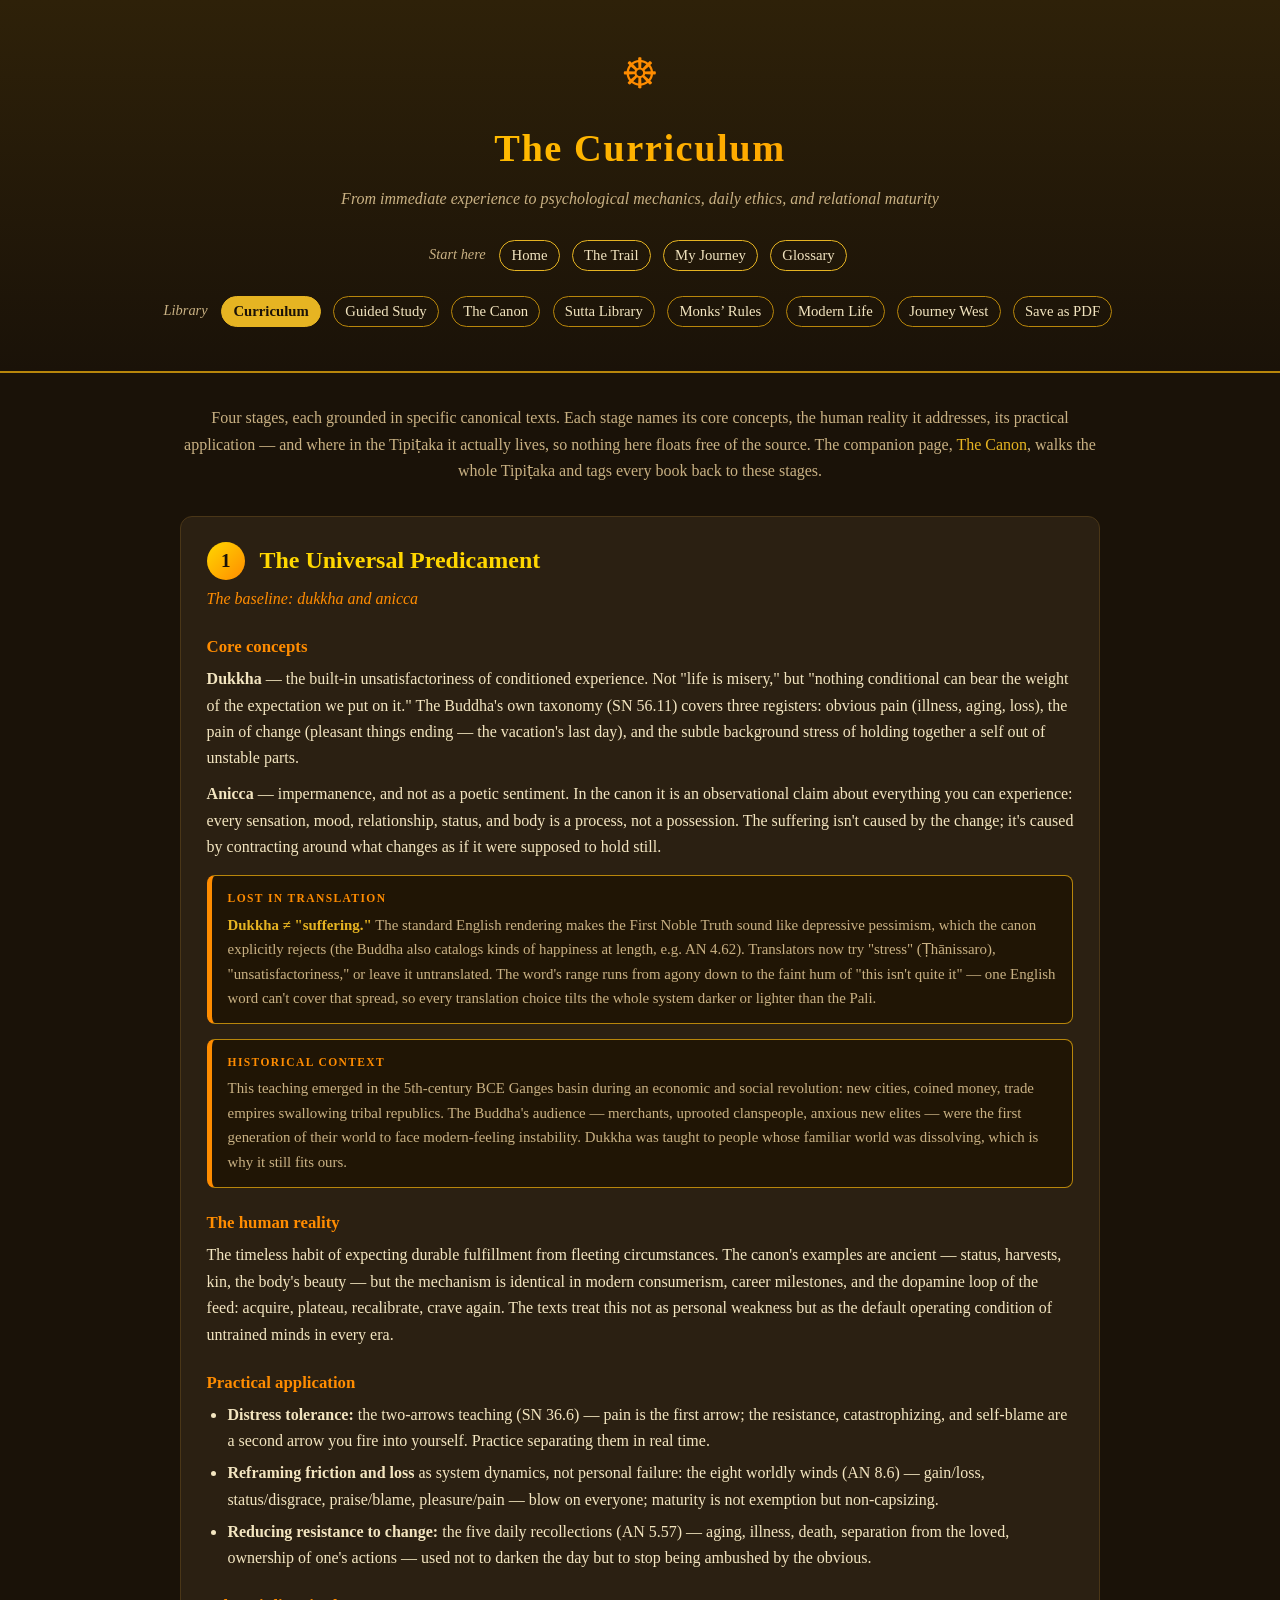
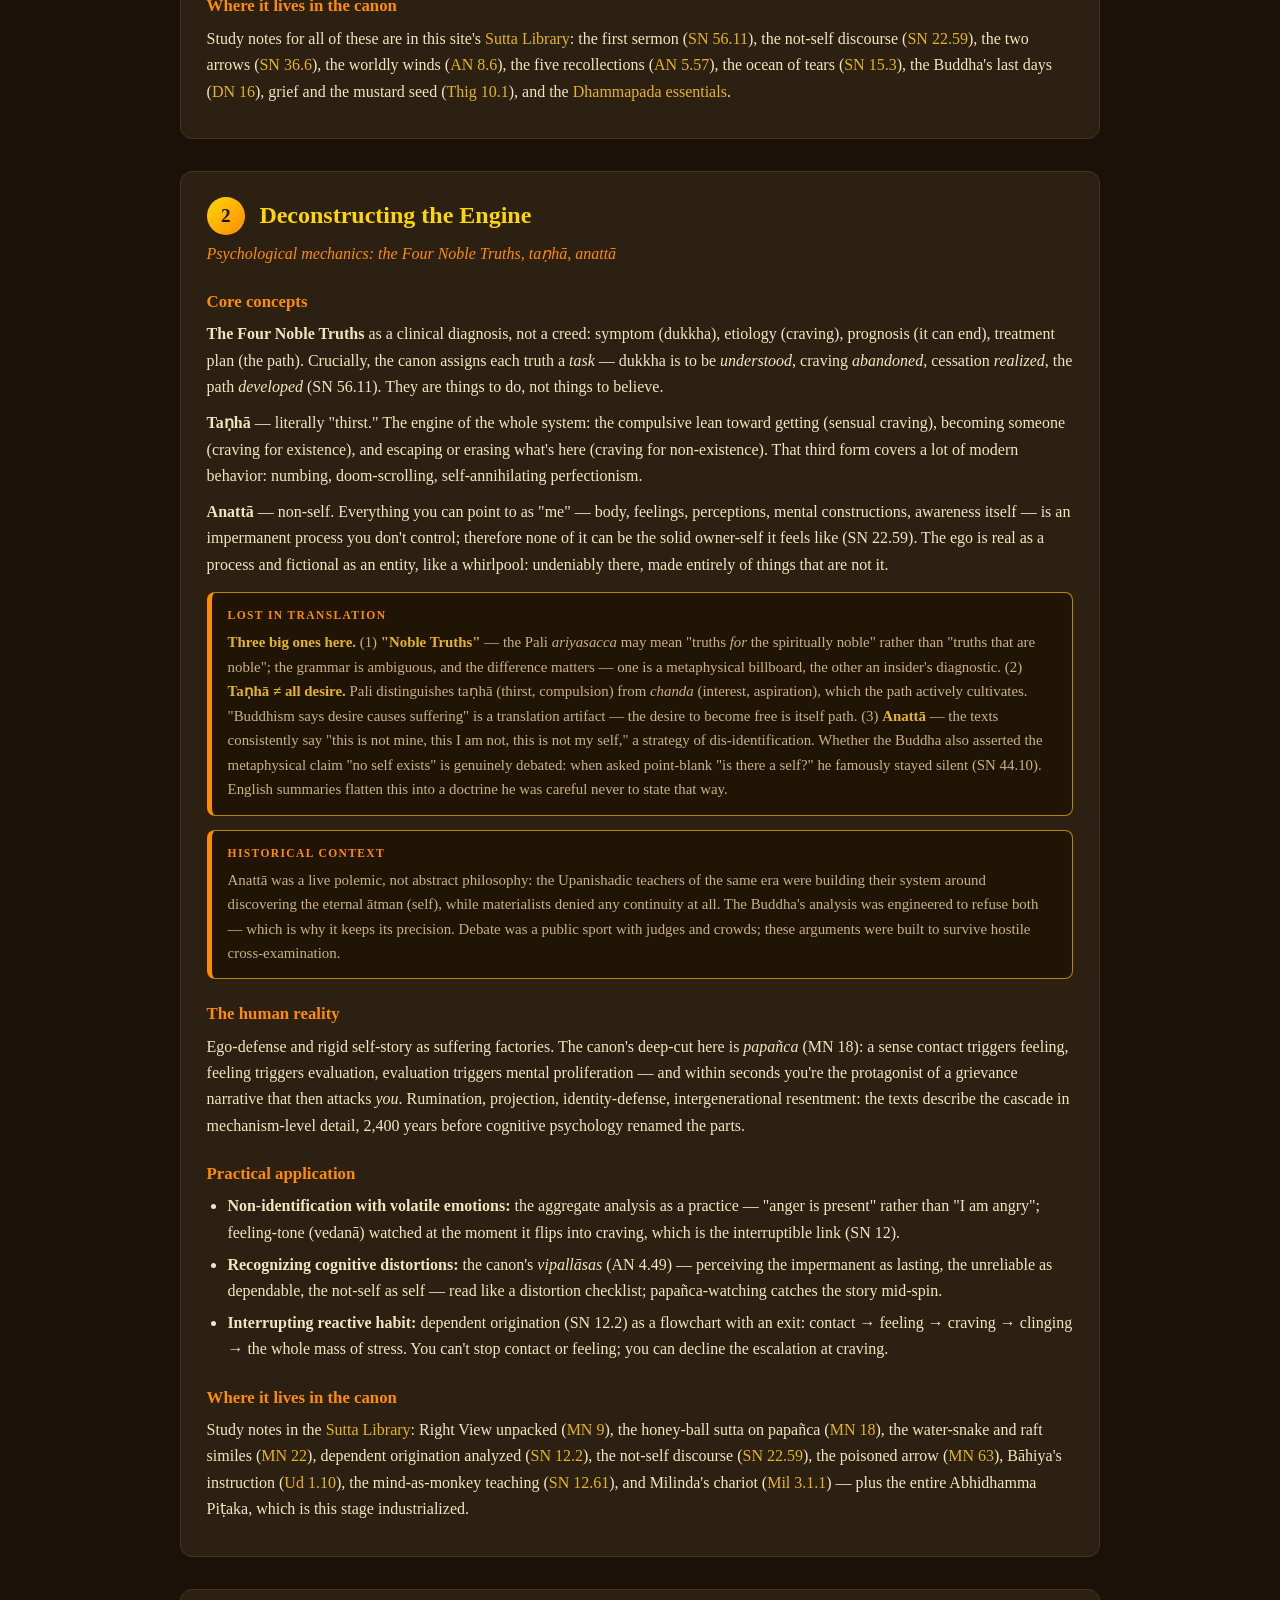
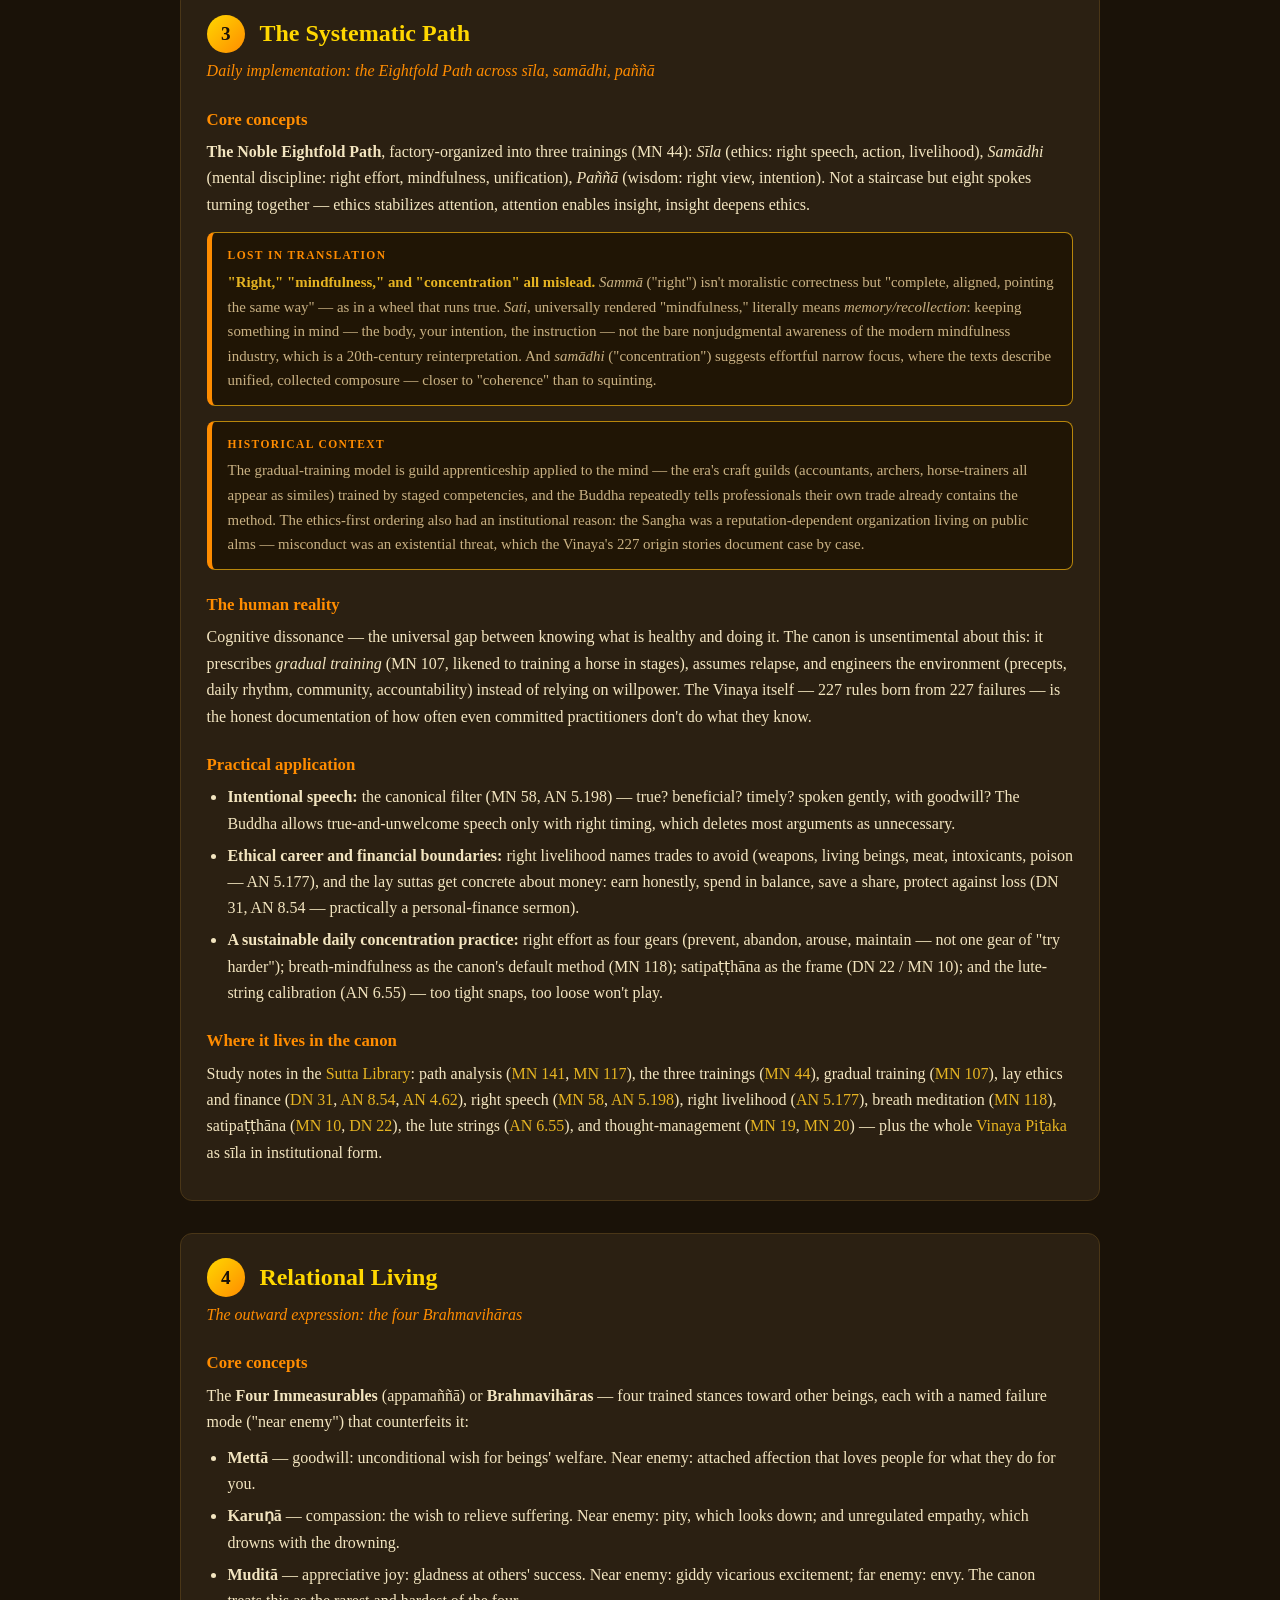
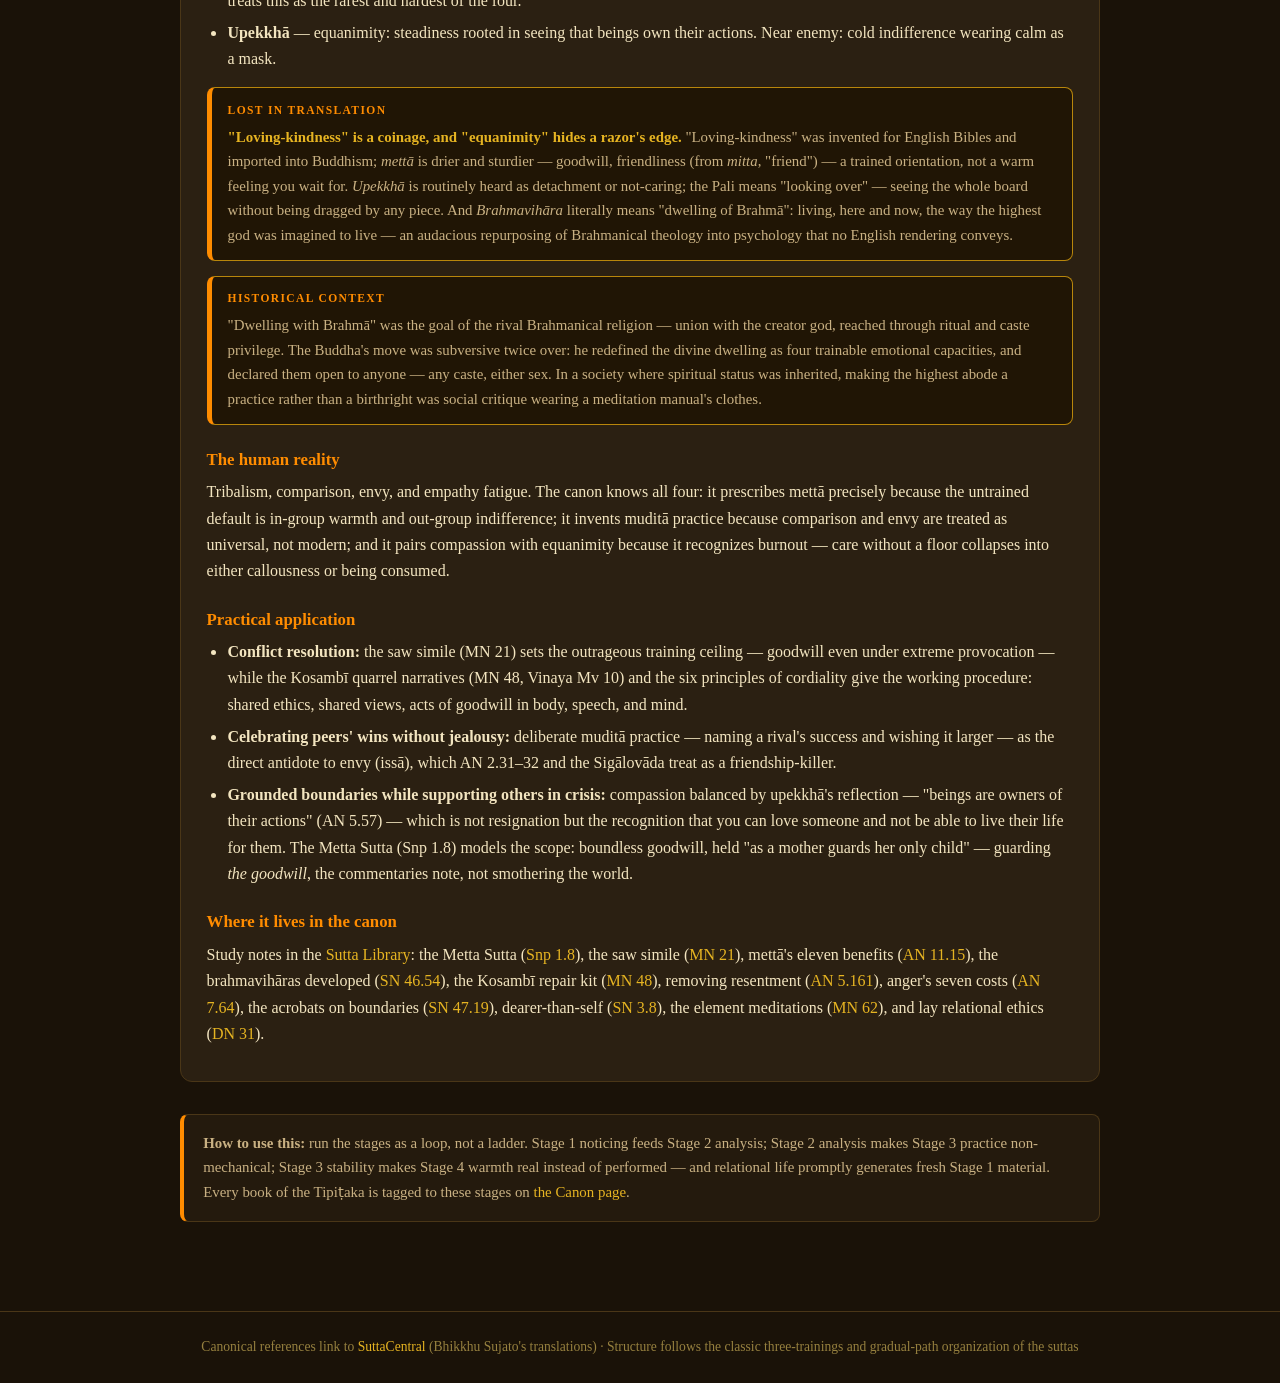
<file: curriculum.html>
<!DOCTYPE html>
<html lang="en">
<head>
<meta charset="UTF-8">
<meta name="viewport" content="width=device-width, initial-scale=1.0">
<title>The Curriculum — Buddhism Study</title>
<link rel="stylesheet" href="css/styles.css">
<link rel="stylesheet" href="css/game.css">
</head>
<body>

<header class="site-header">
  <span class="wheel" aria-hidden="true">☸</span>
  <h1>The Curriculum</h1>
  <p class="subtitle">From immediate experience to psychological mechanics, daily ethics, and relational maturity</p>
  <nav class="site-nav">
    <a href="index.html">Home</a>
    <a href="trail.html">The Trail</a>
    <a href="profile.html">My Journey</a>
    <a href="glossary.html">Glossary</a>
    <a href="curriculum.html" class="active" aria-current="page">Curriculum</a>
    <a href="study.html">Guided Study</a>
    <a href="canon.html">The Canon</a>
    <a href="suttas.html">Sutta Library</a>
    <a href="vinaya.html">Monks’ Rules</a>
    <a href="themes.html">Modern Life</a>
    <a href="journey.html">Journey West</a>
    <a href="everything.html">Save as PDF</a>
  </nav>
</header>

<main>

<p class="intro">
  Four stages, each grounded in specific canonical texts. Each stage names its core concepts,
  the human reality it addresses, its practical application — and where in the Tipiṭaka it
  actually lives, so nothing here floats free of the source. The companion page,
  <a href="canon.html">The Canon</a>, walks the whole Tipiṭaka and tags every book back to these stages.
</p>

<!-- ============ STAGE 1 ============ -->
<section class="stage" id="stage1">
  <div class="stage-head"><span class="stage-n">1</span><h2>The Universal Predicament</h2></div>
  <p class="stage-tag">The baseline: dukkha and anicca</p>

  <h3>Core concepts</h3>
  <p><strong>Dukkha</strong> — the built-in unsatisfactoriness of conditioned experience. Not
  "life is misery," but "nothing conditional can bear the weight of the expectation we put on it."
  The Buddha's own taxonomy (SN 56.11) covers three registers: obvious pain (illness, aging,
  loss), the pain of change (pleasant things ending — the vacation's last day), and the subtle
  background stress of holding together a self out of unstable parts.</p>
  <p><strong>Anicca</strong> — impermanence, and not as a poetic sentiment. In the canon it is an
  observational claim about everything you can experience: every sensation, mood, relationship,
  status, and body is a process, not a possession. The suffering isn't caused by the change; it's
  caused by contracting around what changes as if it were supposed to hold still.</p>

  <div class="tnote"><span class="tnote-label">Lost in translation</span>
    <strong>Dukkha ≠ "suffering."</strong> The standard English rendering makes the First Noble
    Truth sound like depressive pessimism, which the canon explicitly rejects (the Buddha also
    catalogs kinds of happiness at length, e.g. AN 4.62). Translators now try "stress"
    (Ṭhānissaro), "unsatisfactoriness," or leave it untranslated. The word's range runs from agony
    down to the faint hum of "this isn't quite it" — one English word can't cover that spread, so
    every translation choice tilts the whole system darker or lighter than the Pali.
  </div>

  <div class="tnote"><span class="tnote-label">Historical context</span>
    This teaching emerged in the 5th-century BCE Ganges basin during an economic and social
    revolution: new cities, coined money, trade empires swallowing tribal republics. The Buddha's
    audience — merchants, uprooted clanspeople, anxious new elites — were the first generation of
    their world to face modern-feeling instability. Dukkha was taught to people whose familiar
    world was dissolving, which is why it still fits ours.
  </div>

  <h3>The human reality</h3>
  <p>The timeless habit of expecting durable fulfillment from fleeting circumstances. The canon's
  examples are ancient — status, harvests, kin, the body's beauty — but the mechanism is identical
  in modern consumerism, career milestones, and the dopamine loop of the feed: acquire, plateau,
  recalibrate, crave again. The texts treat this not as personal weakness but as the default
  operating condition of untrained minds in every era.</p>

  <h3>Practical application</h3>
  <ul>
    <li><strong>Distress tolerance:</strong> the two-arrows teaching (SN 36.6) — pain is the first
    arrow; the resistance, catastrophizing, and self-blame are a second arrow you fire into
    yourself. Practice separating them in real time.</li>
    <li><strong>Reframing friction and loss</strong> as system dynamics, not personal failure: the
    eight worldly winds (AN 8.6) — gain/loss, status/disgrace, praise/blame, pleasure/pain — blow
    on everyone; maturity is not exemption but non-capsizing.</li>
    <li><strong>Reducing resistance to change:</strong> the five daily recollections (AN 5.57) —
    aging, illness, death, separation from the loved, ownership of one's actions — used not to
    darken the day but to stop being ambushed by the obvious.</li>
  </ul>

  <h3>Where it lives in the canon</h3>
  <p class="dim">Study notes for all of these are in this site's <a href="suttas.html">Sutta Library</a>:
  the first sermon (<a href="suttas.html#sn56.11">SN 56.11</a>), the not-self discourse
  (<a href="suttas.html#sn22.59">SN 22.59</a>), the two arrows (<a href="suttas.html#sn36.6">SN 36.6</a>),
  the worldly winds (<a href="suttas.html#an8.6">AN 8.6</a>), the five recollections
  (<a href="suttas.html#an5.57">AN 5.57</a>), the ocean of tears (<a href="suttas.html#sn15.3">SN 15.3</a>),
  the Buddha's last days (<a href="suttas.html#dn16">DN 16</a>), grief and the mustard seed
  (<a href="suttas.html#thig10.1">Thig 10.1</a>), and the <a href="suttas.html#dhp">Dhammapada essentials</a>.</p>
</section>

<!-- ============ STAGE 2 ============ -->
<section class="stage" id="stage2">
  <div class="stage-head"><span class="stage-n">2</span><h2>Deconstructing the Engine</h2></div>
  <p class="stage-tag">Psychological mechanics: the Four Noble Truths, taṇhā, anattā</p>

  <h3>Core concepts</h3>
  <p><strong>The Four Noble Truths</strong> as a clinical diagnosis, not a creed: symptom (dukkha),
  etiology (craving), prognosis (it can end), treatment plan (the path). Crucially, the canon
  assigns each truth a <em>task</em> — dukkha is to be <em>understood</em>, craving <em>abandoned</em>,
  cessation <em>realized</em>, the path <em>developed</em> (SN 56.11). They are things to do, not
  things to believe.</p>
  <p><strong>Taṇhā</strong> — literally "thirst." The engine of the whole system: the compulsive
  lean toward getting (sensual craving), becoming someone (craving for existence), and escaping or
  erasing what's here (craving for non-existence). That third form covers a lot of modern behavior:
  numbing, doom-scrolling, self-annihilating perfectionism.</p>
  <p><strong>Anattā</strong> — non-self. Everything you can point to as "me" — body, feelings,
  perceptions, mental constructions, awareness itself — is an impermanent process you don't
  control; therefore none of it can be the solid owner-self it feels like (SN 22.59). The ego is
  real as a process and fictional as an entity, like a whirlpool: undeniably there, made entirely
  of things that are not it.</p>

  <div class="tnote"><span class="tnote-label">Lost in translation</span>
    <strong>Three big ones here.</strong> (1) <strong>"Noble Truths"</strong> — the Pali
    <em>ariyasacca</em> may mean "truths <em>for</em> the spiritually noble" rather than "truths
    that are noble"; the grammar is ambiguous, and the difference matters — one is a metaphysical
    billboard, the other an insider's diagnostic. (2) <strong>Taṇhā ≠ all desire.</strong> Pali
    distinguishes taṇhā (thirst, compulsion) from <em>chanda</em> (interest, aspiration), which the
    path actively cultivates. "Buddhism says desire causes suffering" is a translation artifact —
    the desire to become free is itself path. (3) <strong>Anattā</strong> — the texts consistently
    say "this is not mine, this I am not, this is not my self," a strategy of dis-identification.
    Whether the Buddha also asserted the metaphysical claim "no self exists" is genuinely debated:
    when asked point-blank "is there a self?" he famously stayed silent (SN 44.10). English
    summaries flatten this into a doctrine he was careful never to state that way.
  </div>

  <div class="tnote"><span class="tnote-label">Historical context</span>
    Anattā was a live polemic, not abstract philosophy: the Upanishadic teachers of the same era
    were building their system around discovering the eternal ātman (self), while materialists
    denied any continuity at all. The Buddha's analysis was engineered to refuse both — which is
    why it keeps its precision. Debate was a public sport with judges and crowds; these arguments
    were built to survive hostile cross-examination.
  </div>

  <h3>The human reality</h3>
  <p>Ego-defense and rigid self-story as suffering factories. The canon's deep-cut here is
  <em>papañca</em> (MN 18): a sense contact triggers feeling, feeling triggers evaluation,
  evaluation triggers mental proliferation — and within seconds you're the protagonist of a
  grievance narrative that then attacks <em>you</em>. Rumination, projection, identity-defense,
  intergenerational resentment: the texts describe the cascade in mechanism-level detail, 2,400
  years before cognitive psychology renamed the parts.</p>

  <h3>Practical application</h3>
  <ul>
    <li><strong>Non-identification with volatile emotions:</strong> the aggregate analysis as a
    practice — "anger is present" rather than "I am angry"; feeling-tone (vedanā) watched at the
    moment it flips into craving, which is the interruptible link (SN 12).</li>
    <li><strong>Recognizing cognitive distortions:</strong> the canon's <em>vipallāsas</em>
    (AN 4.49) — perceiving the impermanent as lasting, the unreliable as dependable, the not-self
    as self — read like a distortion checklist; papañca-watching catches the story mid-spin.</li>
    <li><strong>Interrupting reactive habit:</strong> dependent origination (SN 12.2) as a
    flowchart with an exit: contact → feeling → craving → clinging → the whole mass of stress.
    You can't stop contact or feeling; you can decline the escalation at craving.</li>
  </ul>

  <h3>Where it lives in the canon</h3>
  <p class="dim">Study notes in the <a href="suttas.html">Sutta Library</a>: Right View unpacked
  (<a href="suttas.html#mn9">MN 9</a>), the honey-ball sutta on papañca
  (<a href="suttas.html#mn18">MN 18</a>), the water-snake and raft similes
  (<a href="suttas.html#mn22">MN 22</a>), dependent origination analyzed
  (<a href="suttas.html#sn12.2">SN 12.2</a>), the not-self discourse
  (<a href="suttas.html#sn22.59">SN 22.59</a>), the poisoned arrow
  (<a href="suttas.html#mn63">MN 63</a>), Bāhiya's instruction
  (<a href="suttas.html#ud1.10">Ud 1.10</a>), the mind-as-monkey teaching
  (<a href="suttas.html#sn12.61">SN 12.61</a>), and Milinda's chariot
  (<a href="suttas.html#milinda">Mil 3.1.1</a>) — plus the entire Abhidhamma Piṭaka, which is this
  stage industrialized.</p>
</section>

<!-- ============ STAGE 3 ============ -->
<section class="stage" id="stage3">
  <div class="stage-head"><span class="stage-n">3</span><h2>The Systematic Path</h2></div>
  <p class="stage-tag">Daily implementation: the Eightfold Path across sīla, samādhi, paññā</p>

  <h3>Core concepts</h3>
  <p><strong>The Noble Eightfold Path</strong>, factory-organized into three trainings
  (MN 44): <em>Sīla</em> (ethics: right speech, action, livelihood), <em>Samādhi</em> (mental
  discipline: right effort, mindfulness, unification), <em>Paññā</em> (wisdom: right view,
  intention). Not a staircase but eight spokes turning together — ethics stabilizes attention,
  attention enables insight, insight deepens ethics.</p>

  <div class="tnote"><span class="tnote-label">Lost in translation</span>
    <strong>"Right," "mindfulness," and "concentration" all mislead.</strong>
    <em>Sammā</em> ("right") isn't moralistic correctness but "complete, aligned, pointing the same
    way" — as in a wheel that runs true. <em>Sati</em>, universally rendered "mindfulness,"
    literally means <em>memory/recollection</em>: keeping something in mind — the body, your
    intention, the instruction — not the bare nonjudgmental awareness of the modern mindfulness
    industry, which is a 20th-century reinterpretation. And <em>samādhi</em> ("concentration")
    suggests effortful narrow focus, where the texts describe unified, collected composure — closer
    to "coherence" than to squinting.
  </div>

  <div class="tnote"><span class="tnote-label">Historical context</span>
    The gradual-training model is guild apprenticeship applied to the mind — the era's craft
    guilds (accountants, archers, horse-trainers all appear as similes) trained by staged
    competencies, and the Buddha repeatedly tells professionals their own trade already contains
    the method. The ethics-first ordering also had an institutional reason: the Sangha was a
    reputation-dependent organization living on public alms — misconduct was an existential
    threat, which the Vinaya's 227 origin stories document case by case.
  </div>

  <h3>The human reality</h3>
  <p>Cognitive dissonance — the universal gap between knowing what is healthy and doing it.
  The canon is unsentimental about this: it prescribes <em>gradual training</em> (MN 107, likened
  to training a horse in stages), assumes relapse, and engineers the environment (precepts, daily
  rhythm, community, accountability) instead of relying on willpower. The Vinaya itself — 227 rules
  born from 227 failures — is the honest documentation of how often even committed practitioners
  don't do what they know.</p>

  <h3>Practical application</h3>
  <ul>
    <li><strong>Intentional speech:</strong> the canonical filter (MN 58, AN 5.198) — true? beneficial?
    timely? spoken gently, with goodwill? The Buddha allows true-and-unwelcome speech only with
    right timing, which deletes most arguments as unnecessary.</li>
    <li><strong>Ethical career and financial boundaries:</strong> right livelihood names trades to
    avoid (weapons, living beings, meat, intoxicants, poison — AN 5.177), and the lay suttas get
    concrete about money: earn honestly, spend in balance, save a share, protect against loss
    (DN 31, AN 8.54 — practically a personal-finance sermon).</li>
    <li><strong>A sustainable daily concentration practice:</strong> right effort as four gears
    (prevent, abandon, arouse, maintain — not one gear of "try harder"); breath-mindfulness as the
    canon's default method (MN 118); satipaṭṭhāna as the frame (DN 22 / MN 10); and the lute-string
    calibration (AN 6.55) — too tight snaps, too loose won't play.</li>
  </ul>

  <h3>Where it lives in the canon</h3>
  <p class="dim">Study notes in the <a href="suttas.html">Sutta Library</a>: path analysis
  (<a href="suttas.html#mn141">MN 141</a>, <a href="suttas.html#mn117">MN 117</a>), the three
  trainings (<a href="suttas.html#mn44">MN 44</a>), gradual training
  (<a href="suttas.html#mn107">MN 107</a>), lay ethics and finance
  (<a href="suttas.html#dn31">DN 31</a>, <a href="suttas.html#an8.54">AN 8.54</a>,
  <a href="suttas.html#an4.62">AN 4.62</a>), right speech (<a href="suttas.html#mn58">MN 58</a>,
  <a href="suttas.html#an5.198">AN 5.198</a>), right livelihood
  (<a href="suttas.html#an5.177">AN 5.177</a>), breath meditation
  (<a href="suttas.html#mn118">MN 118</a>), satipaṭṭhāna (<a href="suttas.html#mn10">MN 10</a>,
  <a href="suttas.html#dn22">DN 22</a>), the lute strings (<a href="suttas.html#an6.55">AN 6.55</a>),
  and thought-management (<a href="suttas.html#mn19">MN 19</a>,
  <a href="suttas.html#mn20">MN 20</a>) — plus the whole <a href="vinaya.html">Vinaya Piṭaka</a> as
  sīla in institutional form.</p>
</section>

<!-- ============ STAGE 4 ============ -->
<section class="stage" id="stage4">
  <div class="stage-head"><span class="stage-n">4</span><h2>Relational Living</h2></div>
  <p class="stage-tag">The outward expression: the four Brahmavihāras</p>

  <h3>Core concepts</h3>
  <p>The <strong>Four Immeasurables</strong> (appamaññā) or <strong>Brahmavihāras</strong> — four
  trained stances toward other beings, each with a named failure mode ("near enemy") that
  counterfeits it:</p>
  <ul>
    <li><strong>Mettā</strong> — goodwill: unconditional wish for beings' welfare. Near enemy:
    attached affection that loves people for what they do for you.</li>
    <li><strong>Karuṇā</strong> — compassion: the wish to relieve suffering. Near enemy: pity,
    which looks down; and unregulated empathy, which drowns with the drowning.</li>
    <li><strong>Muditā</strong> — appreciative joy: gladness at others' success. Near enemy:
    giddy vicarious excitement; far enemy: envy. The canon treats this as the rarest and hardest
    of the four.</li>
    <li><strong>Upekkhā</strong> — equanimity: steadiness rooted in seeing that beings own their
    actions. Near enemy: cold indifference wearing calm as a mask.</li>
  </ul>

  <div class="tnote"><span class="tnote-label">Lost in translation</span>
    <strong>"Loving-kindness" is a coinage, and "equanimity" hides a razor's edge.</strong>
    "Loving-kindness" was invented for English Bibles and imported into Buddhism; <em>mettā</em>
    is drier and sturdier — goodwill, friendliness (from <em>mitta</em>, "friend") — a trained
    orientation, not a warm feeling you wait for. <em>Upekkhā</em> is routinely heard as detachment
    or not-caring; the Pali means "looking over" — seeing the whole board without being dragged by
    any piece. And <em>Brahmavihāra</em> literally means "dwelling of Brahmā": living, here and
    now, the way the highest god was imagined to live — an audacious repurposing of Brahmanical
    theology into psychology that no English rendering conveys.
  </div>

  <div class="tnote"><span class="tnote-label">Historical context</span>
    "Dwelling with Brahmā" was the goal of the rival Brahmanical religion — union with the creator
    god, reached through ritual and caste privilege. The Buddha's move was subversive twice over:
    he redefined the divine dwelling as four trainable emotional capacities, and declared them open
    to anyone — any caste, either sex. In a society where spiritual status was inherited, making
    the highest abode a practice rather than a birthright was social critique wearing a meditation
    manual's clothes.
  </div>

  <h3>The human reality</h3>
  <p>Tribalism, comparison, envy, and empathy fatigue. The canon knows all four: it prescribes
  mettā precisely because the untrained default is in-group warmth and out-group indifference; it
  invents muditā practice because comparison and envy are treated as universal, not modern; and
  it pairs compassion with equanimity because it recognizes burnout — care without a floor
  collapses into either callousness or being consumed.</p>

  <h3>Practical application</h3>
  <ul>
    <li><strong>Conflict resolution:</strong> the saw simile (MN 21) sets the outrageous training
    ceiling — goodwill even under extreme provocation — while the Kosambī quarrel narratives
    (MN 48, Vinaya Mv 10) and the six principles of cordiality give the working procedure:
    shared ethics, shared views, acts of goodwill in body, speech, and mind.</li>
    <li><strong>Celebrating peers' wins without jealousy:</strong> deliberate muditā practice —
    naming a rival's success and wishing it larger — as the direct antidote to envy
    (issā), which AN 2.31–32 and the Sigālovāda treat as a friendship-killer.</li>
    <li><strong>Grounded boundaries while supporting others in crisis:</strong> compassion
    balanced by upekkhā's reflection — "beings are owners of their actions" (AN 5.57) — which is
    not resignation but the recognition that you can love someone and not be able to live their
    life for them. The Metta Sutta (Snp 1.8) models the scope: boundless goodwill, held "as a
    mother guards her only child" — guarding <em>the goodwill</em>, the commentaries note, not
    smothering the world.</li>
  </ul>

  <h3>Where it lives in the canon</h3>
  <p class="dim">Study notes in the <a href="suttas.html">Sutta Library</a>: the Metta Sutta
  (<a href="suttas.html#snp1.8">Snp 1.8</a>), the saw simile (<a href="suttas.html#mn21">MN 21</a>),
  mettā's eleven benefits (<a href="suttas.html#an11.15">AN 11.15</a>), the brahmavihāras developed
  (<a href="suttas.html#sn46.54">SN 46.54</a>), the Kosambī repair kit
  (<a href="suttas.html#mn48">MN 48</a>), removing resentment
  (<a href="suttas.html#an5.161">AN 5.161</a>), anger's seven costs
  (<a href="suttas.html#an7.64">AN 7.64</a>), the acrobats on boundaries
  (<a href="suttas.html#sn47.19">SN 47.19</a>), dearer-than-self
  (<a href="suttas.html#sn3.8">SN 3.8</a>), the element meditations
  (<a href="suttas.html#mn62">MN 62</a>), and lay relational ethics
  (<a href="suttas.html#dn31">DN 31</a>).</p>
</section>

<div class="note-box">
  <strong>How to use this:</strong> run the stages as a loop, not a ladder. Stage 1 noticing feeds
  Stage 2 analysis; Stage 2 analysis makes Stage 3 practice non-mechanical; Stage 3 stability makes
  Stage 4 warmth real instead of performed — and relational life promptly generates fresh Stage 1
  material. Every book of the Tipiṭaka is tagged to these stages on
  <a href="canon.html">the Canon page</a>.
</div>

</main>

<footer class="site-footer">
  Canonical references link to <a href="https://suttacentral.net">SuttaCentral</a> (Bhikkhu Sujato's translations) ·
  Structure follows the classic three-trainings and gradual-path organization of the suttas
</footer>

<script src="js/data/game-config.js"></script>
<script src="js/game.js"></script>
<script src="js/site.js"></script>

</body>
</html>
</file>
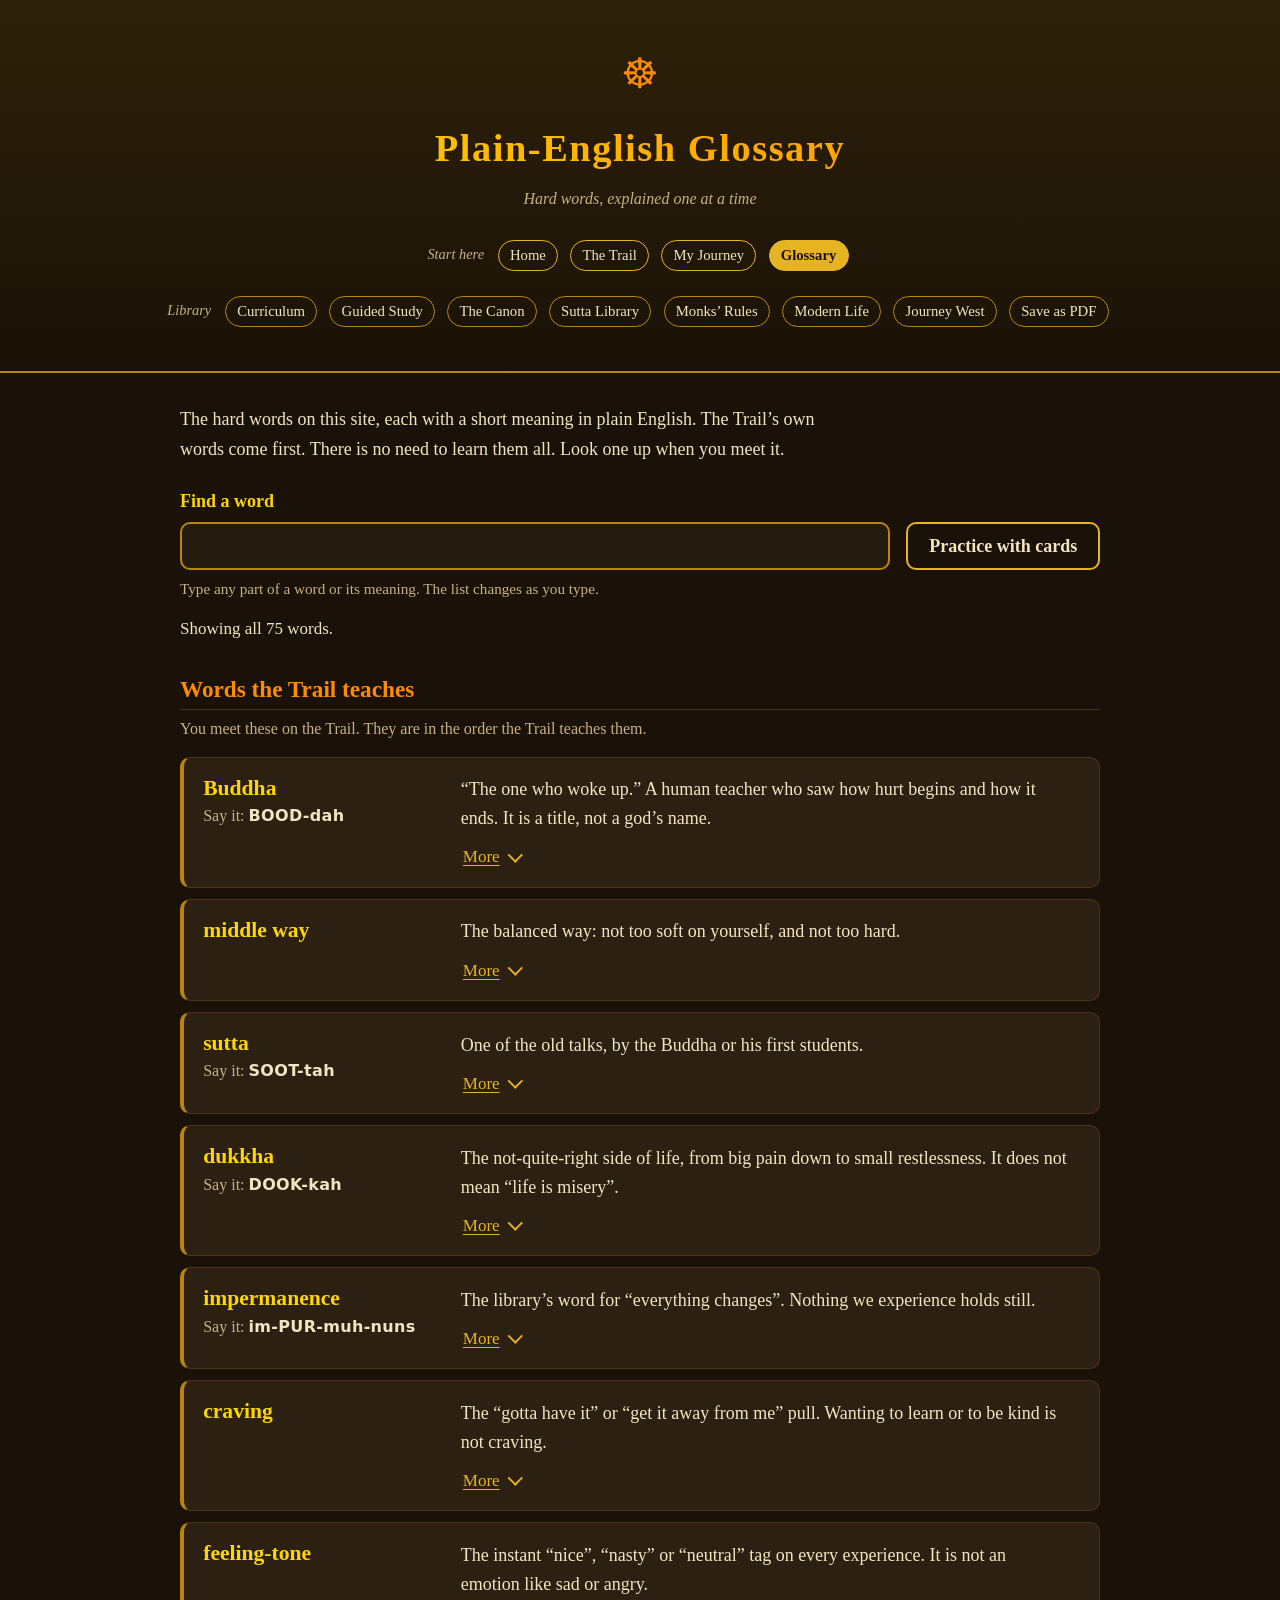
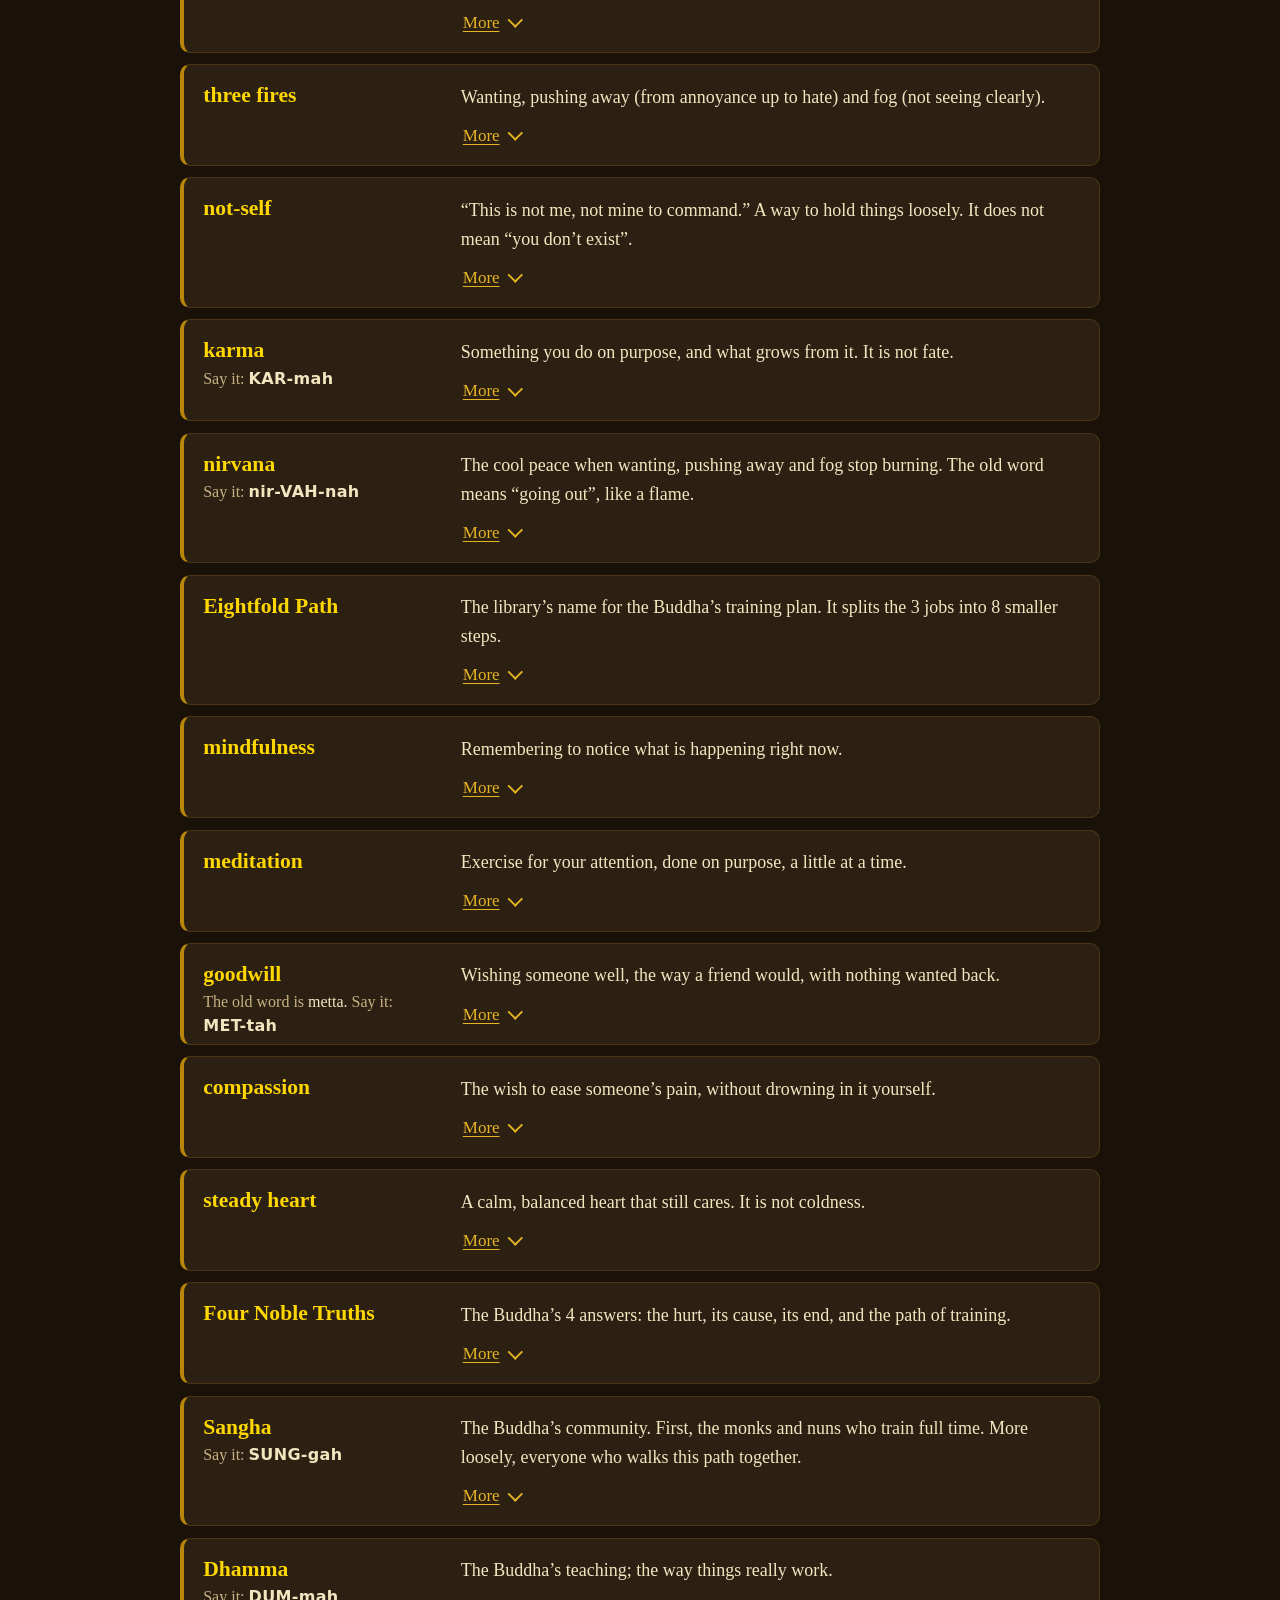
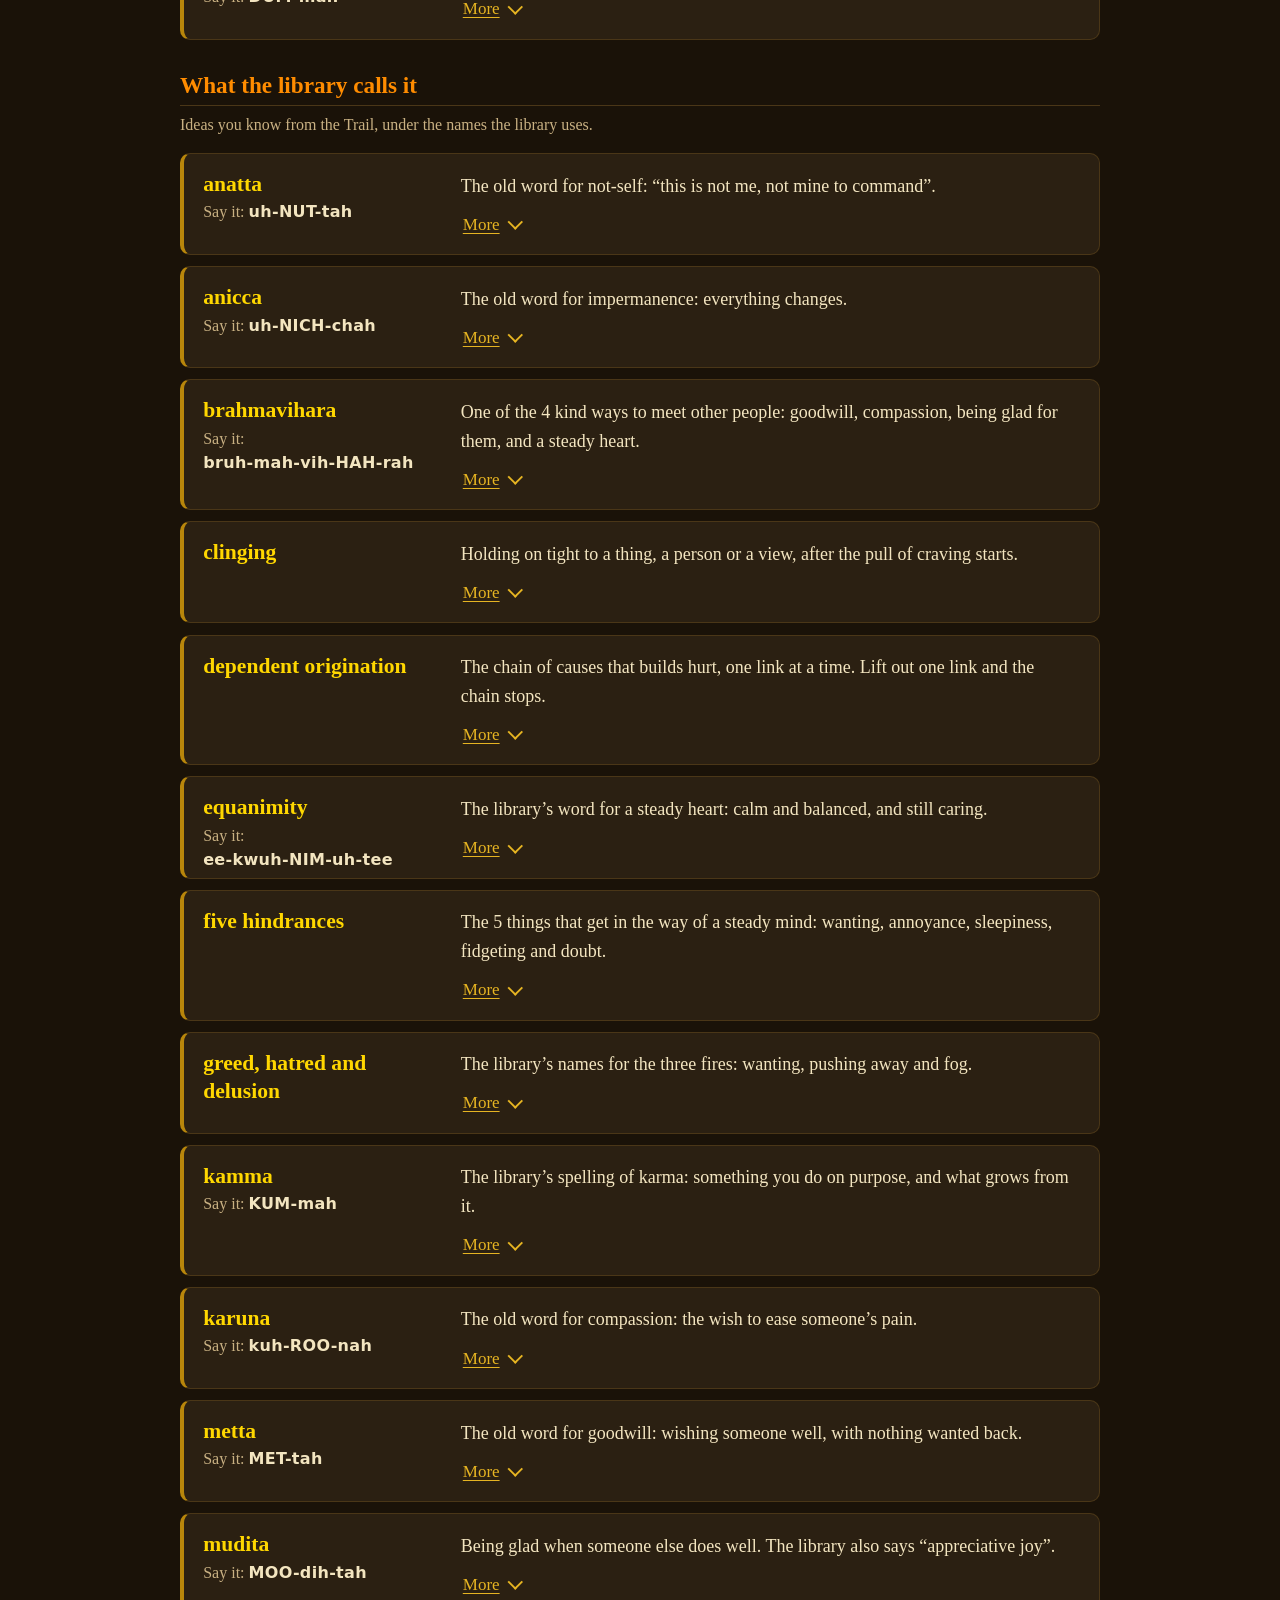
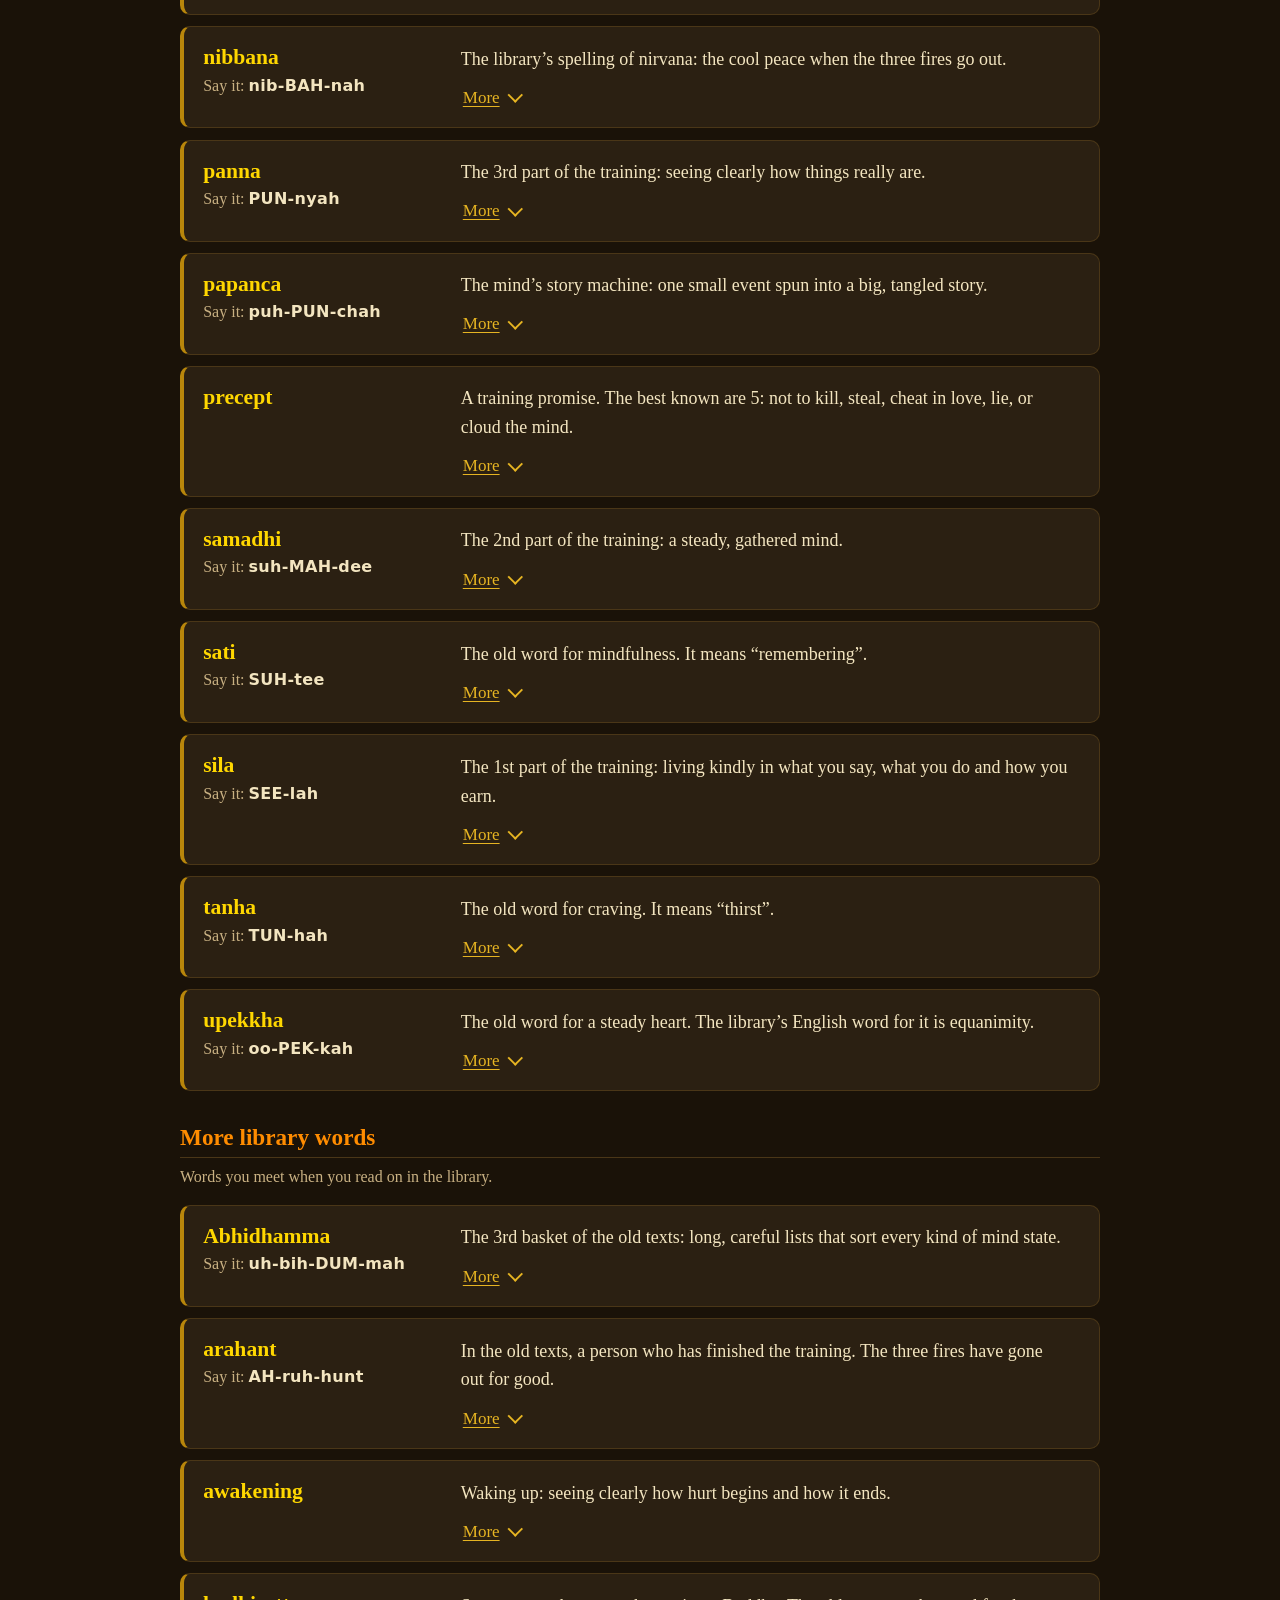
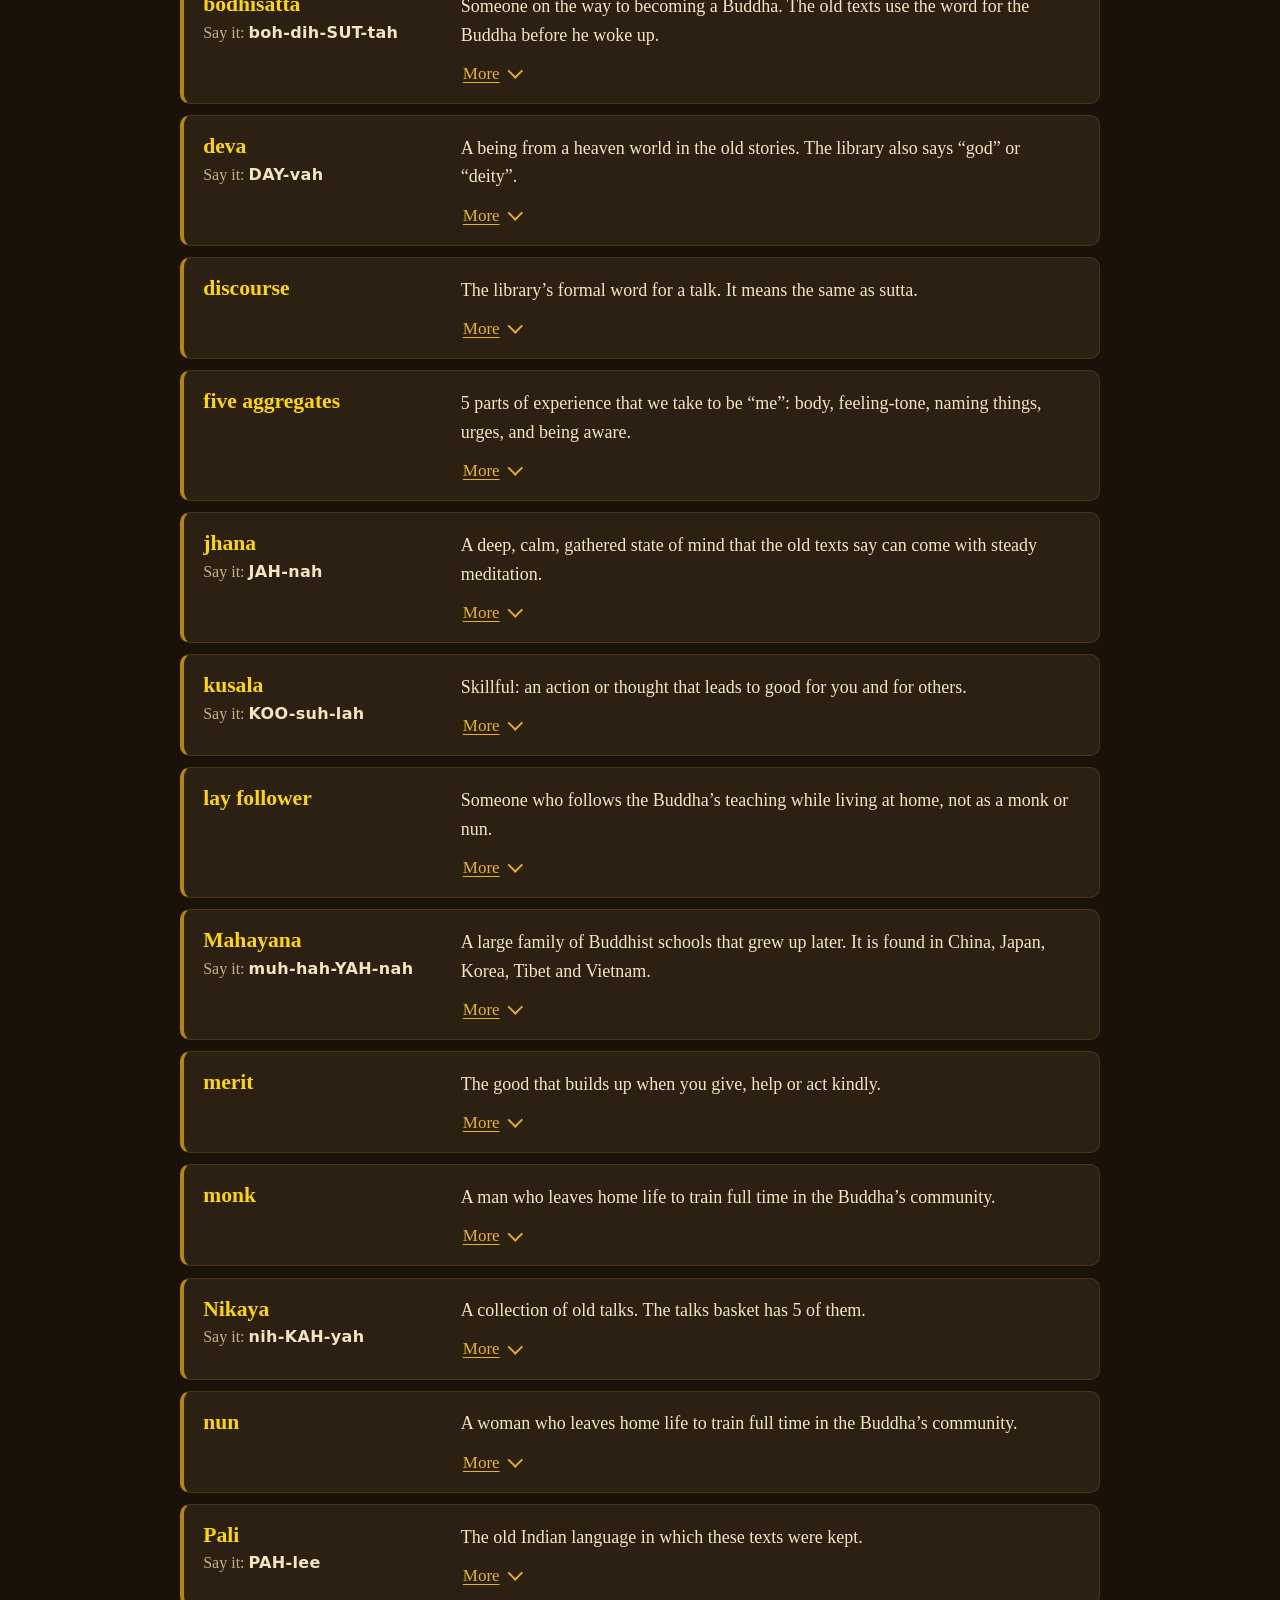
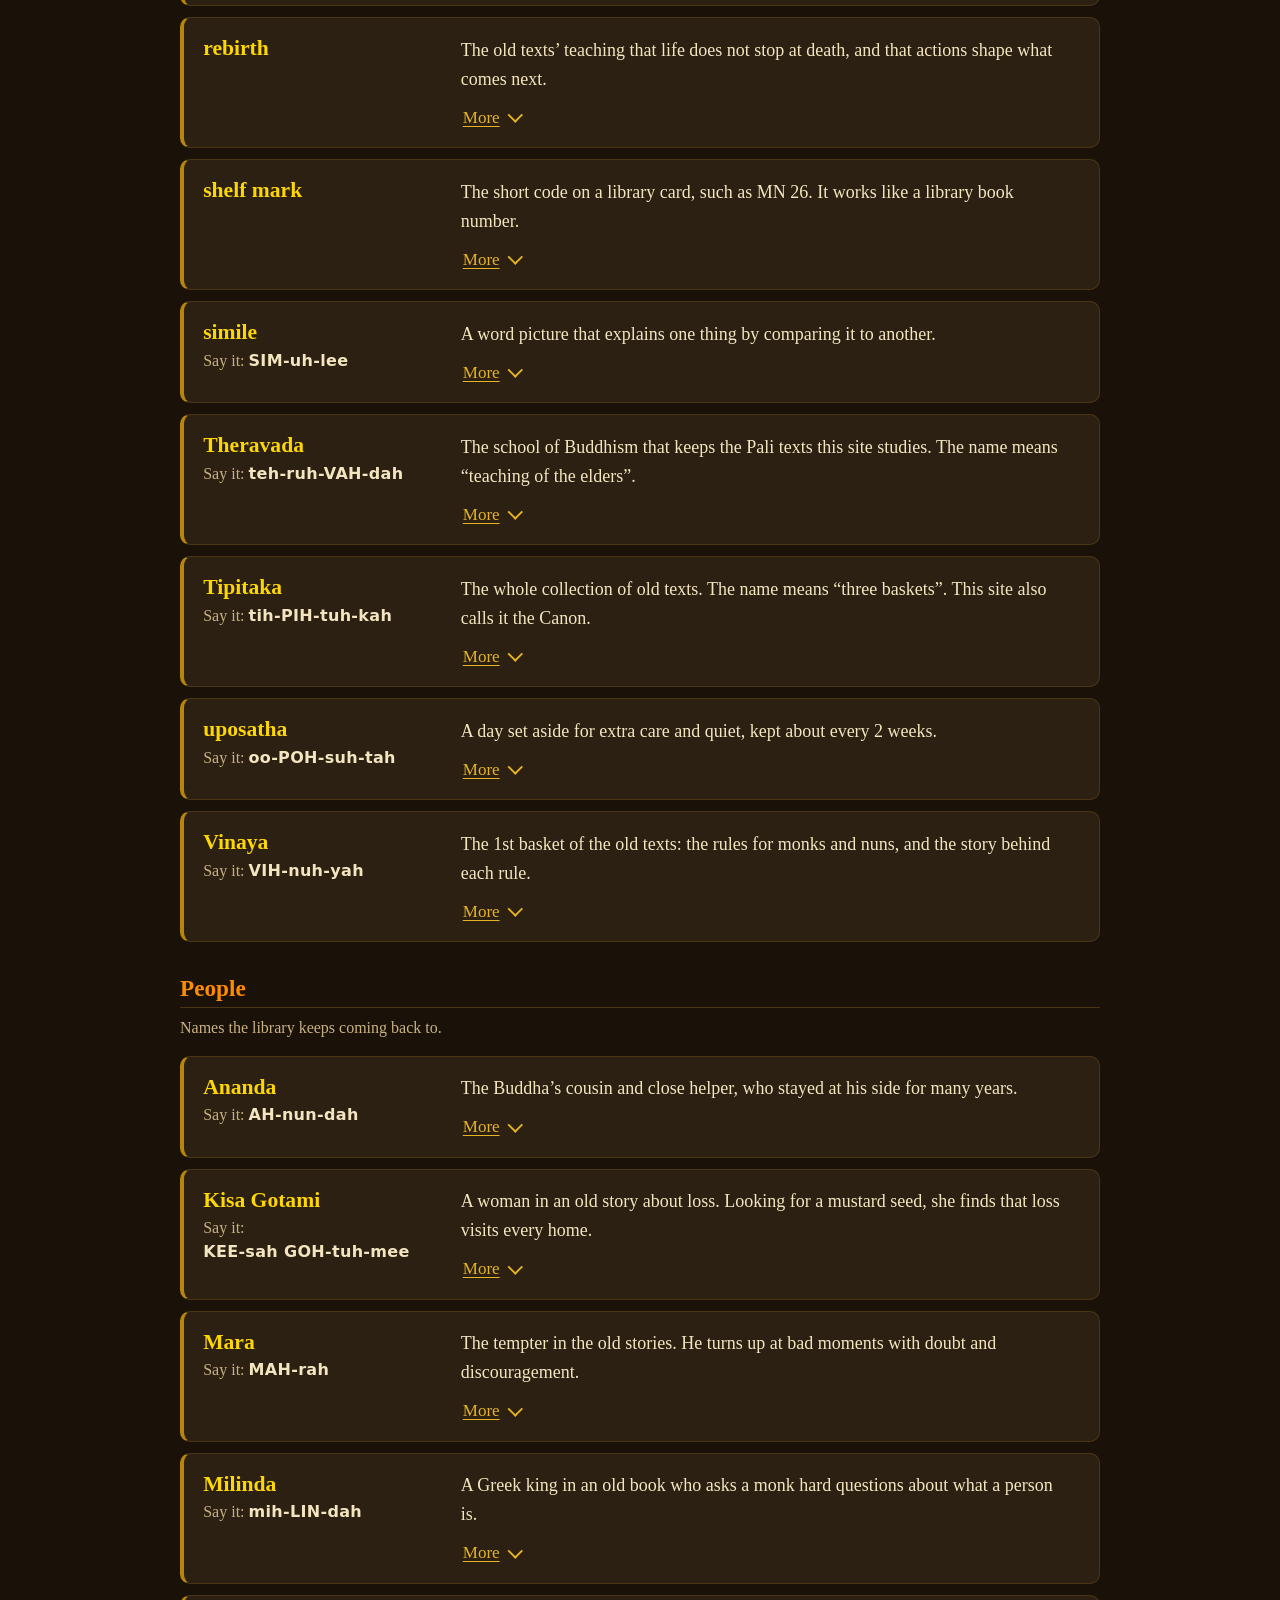
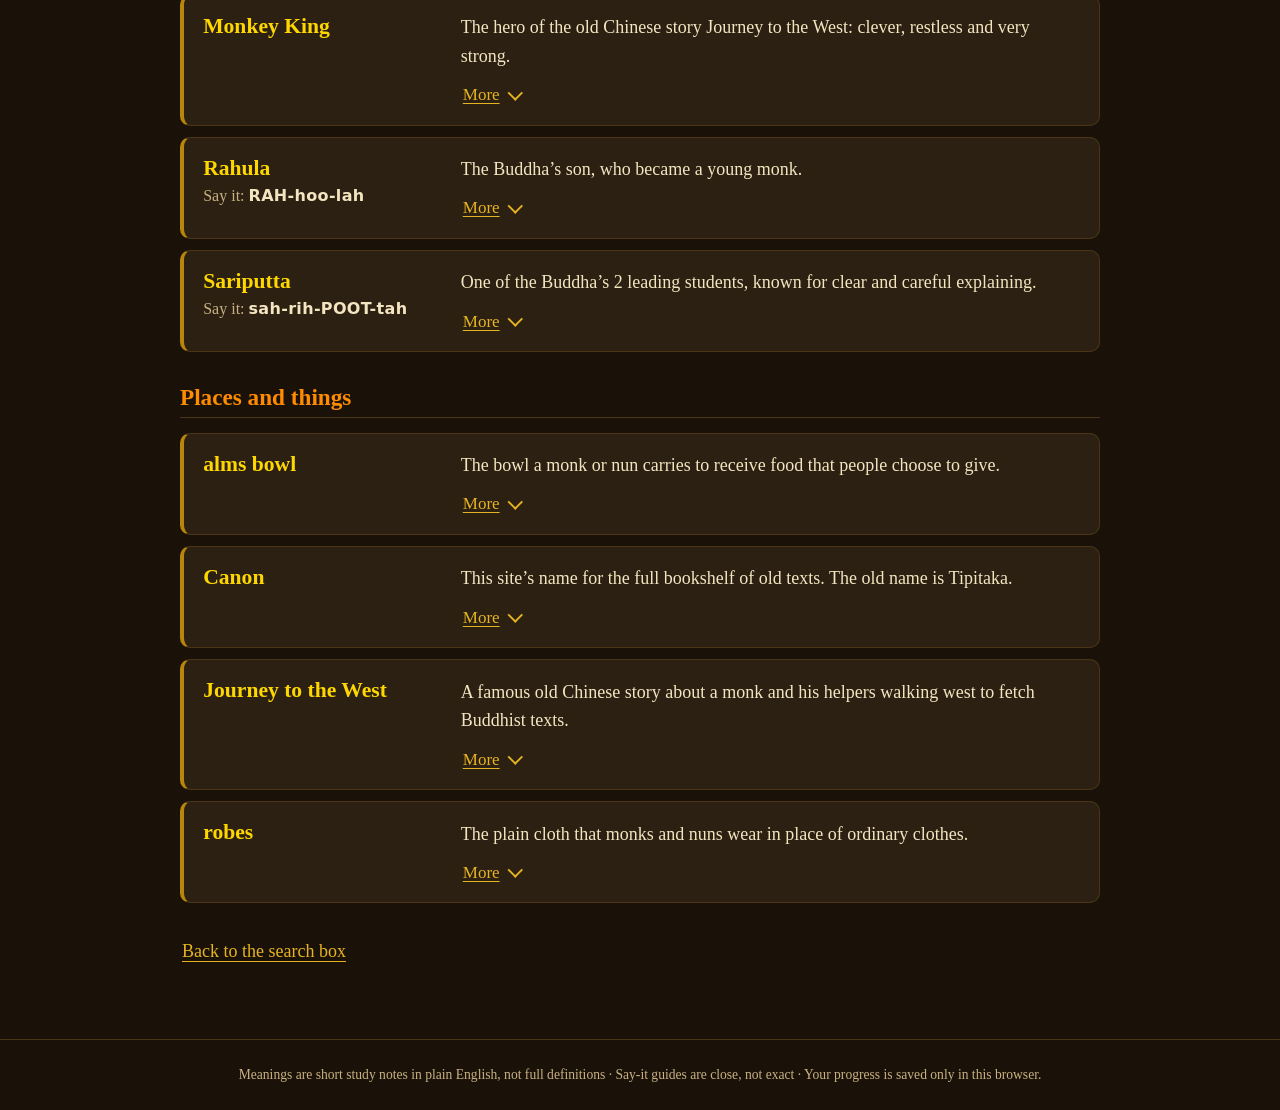
<file: glossary.html>
<!DOCTYPE html>
<html lang="en">
<head>
<meta charset="UTF-8">
<meta name="viewport" content="width=device-width, initial-scale=1.0">
<title>Plain-English Glossary — Buddhism Study</title>
<link rel="stylesheet" href="css/styles.css">
<link rel="stylesheet" href="css/game.css">
<link rel="stylesheet" href="css/glossary.css">
</head>
<body>

<header class="site-header">
  <span class="wheel" aria-hidden="true">☸</span>
  <h1>Plain-English Glossary</h1>
  <p class="subtitle">Hard words, explained one at a time</p>
  <nav class="site-nav">
    <a href="index.html">Home</a>
    <a href="trail.html">The Trail</a>
    <a href="profile.html">My Journey</a>
    <a href="glossary.html" class="active" aria-current="page">Glossary</a>
    <a href="curriculum.html">Curriculum</a>
    <a href="study.html">Guided Study</a>
    <a href="canon.html">The Canon</a>
    <a href="suttas.html">Sutta Library</a>
    <a href="vinaya.html">Monks’ Rules</a>
    <a href="themes.html">Modern Life</a>
    <a href="journey.html">Journey West</a>
    <a href="everything.html">Save as PDF</a>
  </nav>
</header>

<main class="gloss" id="gloss">

  <noscript>
    <div class="panel gloss-noscript">
      <p>The word list needs JavaScript, and it is switched off in this browser.</p>
      <p>Every other page still works. A good place to read on is the
      <a href="curriculum.html">Curriculum</a>. It explains the main words as they come up.</p>
    </div>
  </noscript>

  <div id="gloss-app" hidden>

    <!-- ============ the word list ============ -->
    <div id="gloss-list-view">
      <p class="gloss-intro">The hard words on this site, each with a short meaning in plain
      English. The Trail’s own words come first. There is no need to learn them all. Look one
      up when you meet it.</p>

      <div class="gloss-tools" id="gloss-tools">
        <label for="gloss-search" class="gloss-search-label">Find a word</label>
        <input id="gloss-search" type="search" autocomplete="off" autocapitalize="off"
               spellcheck="false" aria-describedby="gloss-search-hint">
        <p id="gloss-search-hint" class="gloss-hint">Type any part of a word or its meaning. The
        list changes as you type.</p>
        <button type="button" class="btn btn-plain no-print" id="gloss-practice">Practice with cards</button>
      </div>

      <p id="gloss-count" class="gloss-count" role="status" aria-live="polite"></p>

      <div id="gloss-none" class="gloss-none" hidden>
        <p>Try a shorter word, or a different spelling. You can also look through the whole list.</p>
        <button type="button" class="btn btn-plain" id="gloss-clear">Show all words</button>
      </div>

      <div id="gloss-root"></div>

      <p class="gloss-foot no-print" id="gloss-foot">
        <button type="button" class="btn btn-link" id="gloss-to-top">Back to the search box</button>
      </p>
    </div>

    <!-- ============ flashcards ============ -->
    <section id="gloss-cards-view" class="cards-view" aria-labelledby="cards-title" hidden>
      <p class="cards-back-row">
        <button type="button" class="btn btn-link" id="cards-back">Back to the word list</button>
      </p>
      <h2 id="cards-title" class="cards-title" tabindex="-1">Practice with cards</h2>

      <div class="cards-progress">
        <p id="cards-progress-text" class="cards-progress-text"></p>
        <div class="cards-bar" aria-hidden="true"><span class="cards-bar-fill" id="cards-bar-fill"></span></div>
      </div>

      <div class="panel panel-gold flash-card" id="flash-card">
        <p class="flash-kind" id="flash-kind"></p>
        <h3 class="flash-term" id="flash-term" tabindex="-1"></h3>
        <p class="flash-say" id="flash-say"></p>
        <div class="flash-body">
          <div class="flash-front" id="flash-front">
            <p class="flash-hint">What does it mean? Take your time.</p>
            <p class="points flash-first" id="flash-first" hidden></p>
          </div>
          <div class="flash-back" id="flash-back" aria-live="polite"></div>
        </div>
        <div class="flash-actions">
          <button type="button" class="btn btn-primary flash-main" id="flash-show">Show the meaning</button>
          <button type="button" class="btn btn-primary flash-main" id="flash-next" hidden>Next word</button>
          <div class="flash-links">
            <a class="btn btn-link" id="flash-more" href="#" hidden>More about this word</a>
            <button type="button" class="btn btn-link" id="flash-prev" hidden>Back one word</button>
          </div>
        </div>
      </div>

      <div class="panel panel-gold flash-end" id="flash-end" hidden>
        <h3 class="flash-end-title" id="flash-end-title" tabindex="-1">That is every word.</h3>
        <p id="flash-end-text"></p>
        <p>Flipping a card again is free practice. Stopping here is fine too.</p>
        <div class="flash-actions">
          <button type="button" class="btn btn-plain" id="flash-again">Start again from the first word</button>
          <button type="button" class="btn btn-plain" id="flash-done">Back to the word list</button>
        </div>
      </div>

      <p class="cards-how">One word at a time. Say the meaning in your head, then check.
      Nobody is grading, and there is no clock.</p>
      <p id="cards-note" class="cards-note" hidden></p>
    </section>

  </div>
</main>

<footer class="site-footer">
  Meanings are short study notes in plain English, not full definitions ·
  Say-it guides are close, not exact ·
  Your progress is saved only in this browser.
</footer>

<script src="js/data/glossary.js"></script>
<script src="js/data/game-config.js"></script>
<script src="js/game.js"></script>
<script src="js/site.js"></script>
<script src="js/glossary.js"></script>

</body>
</html>
</file>
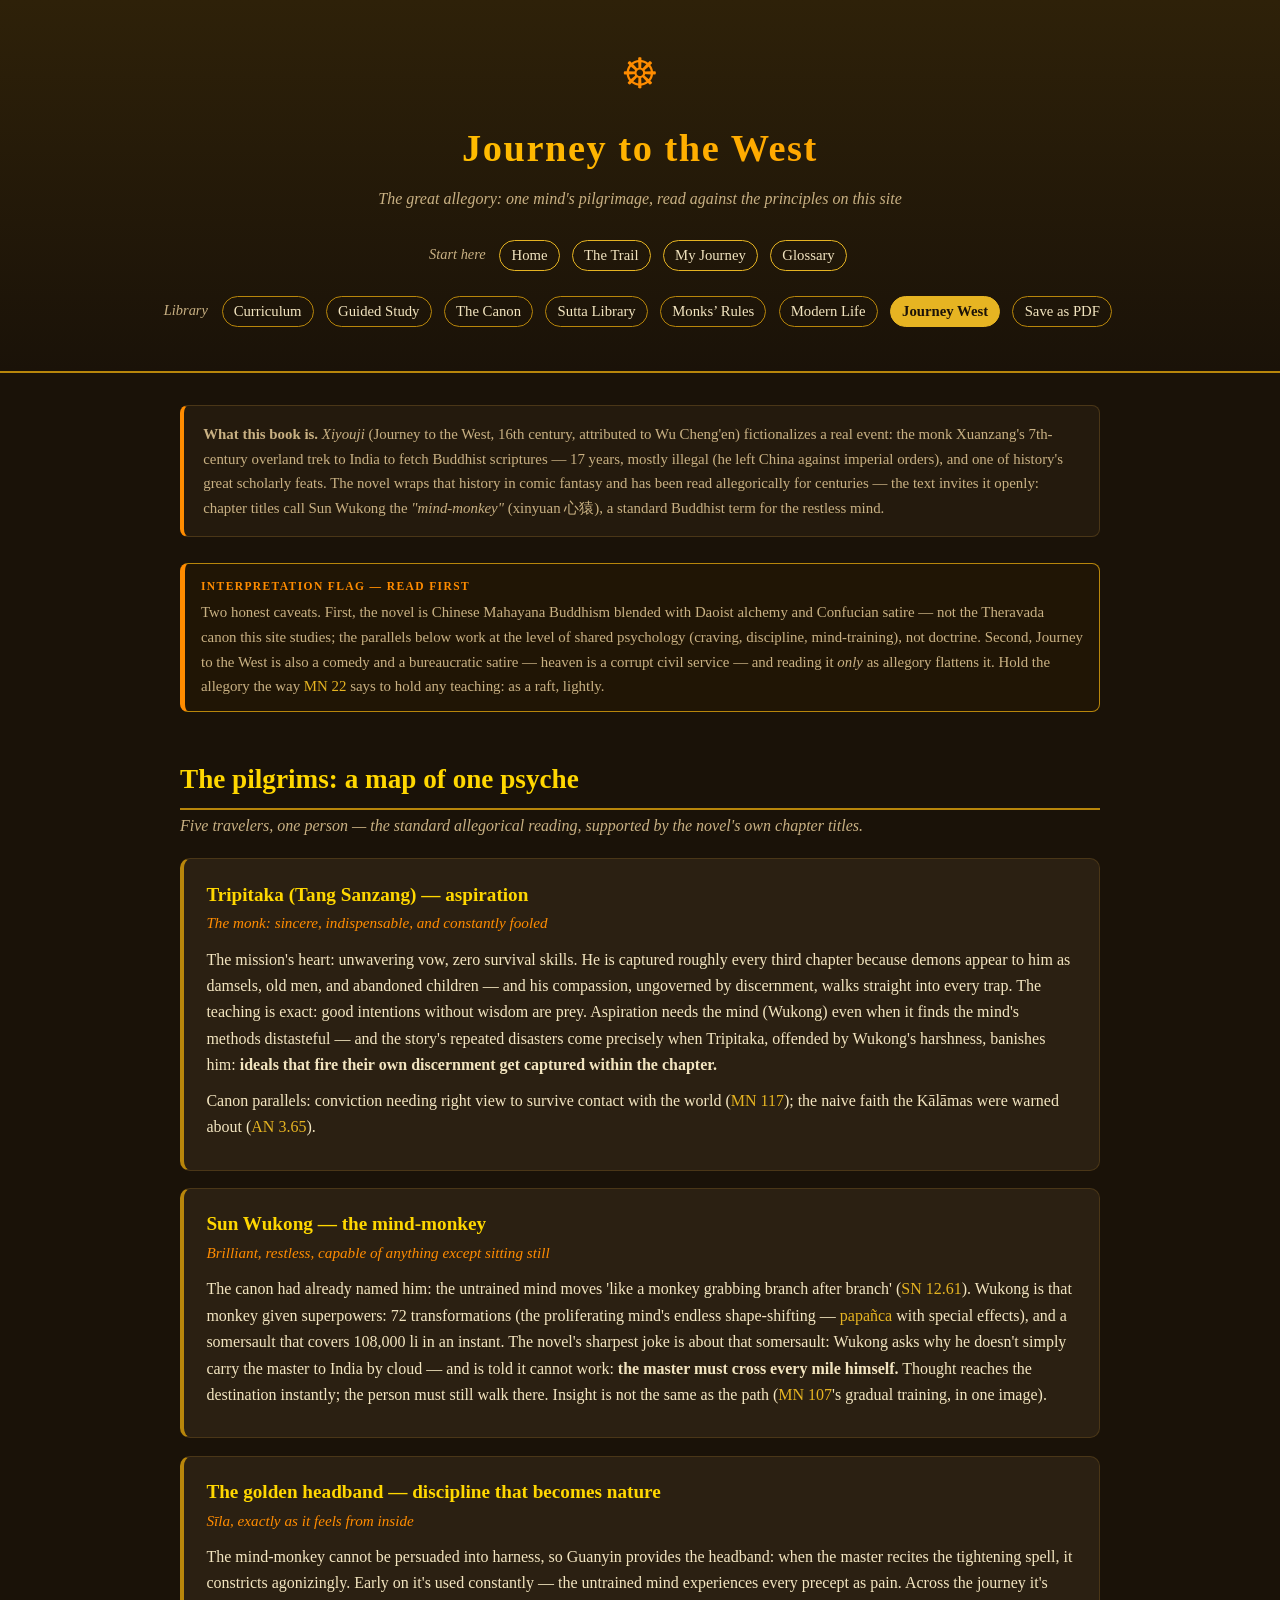
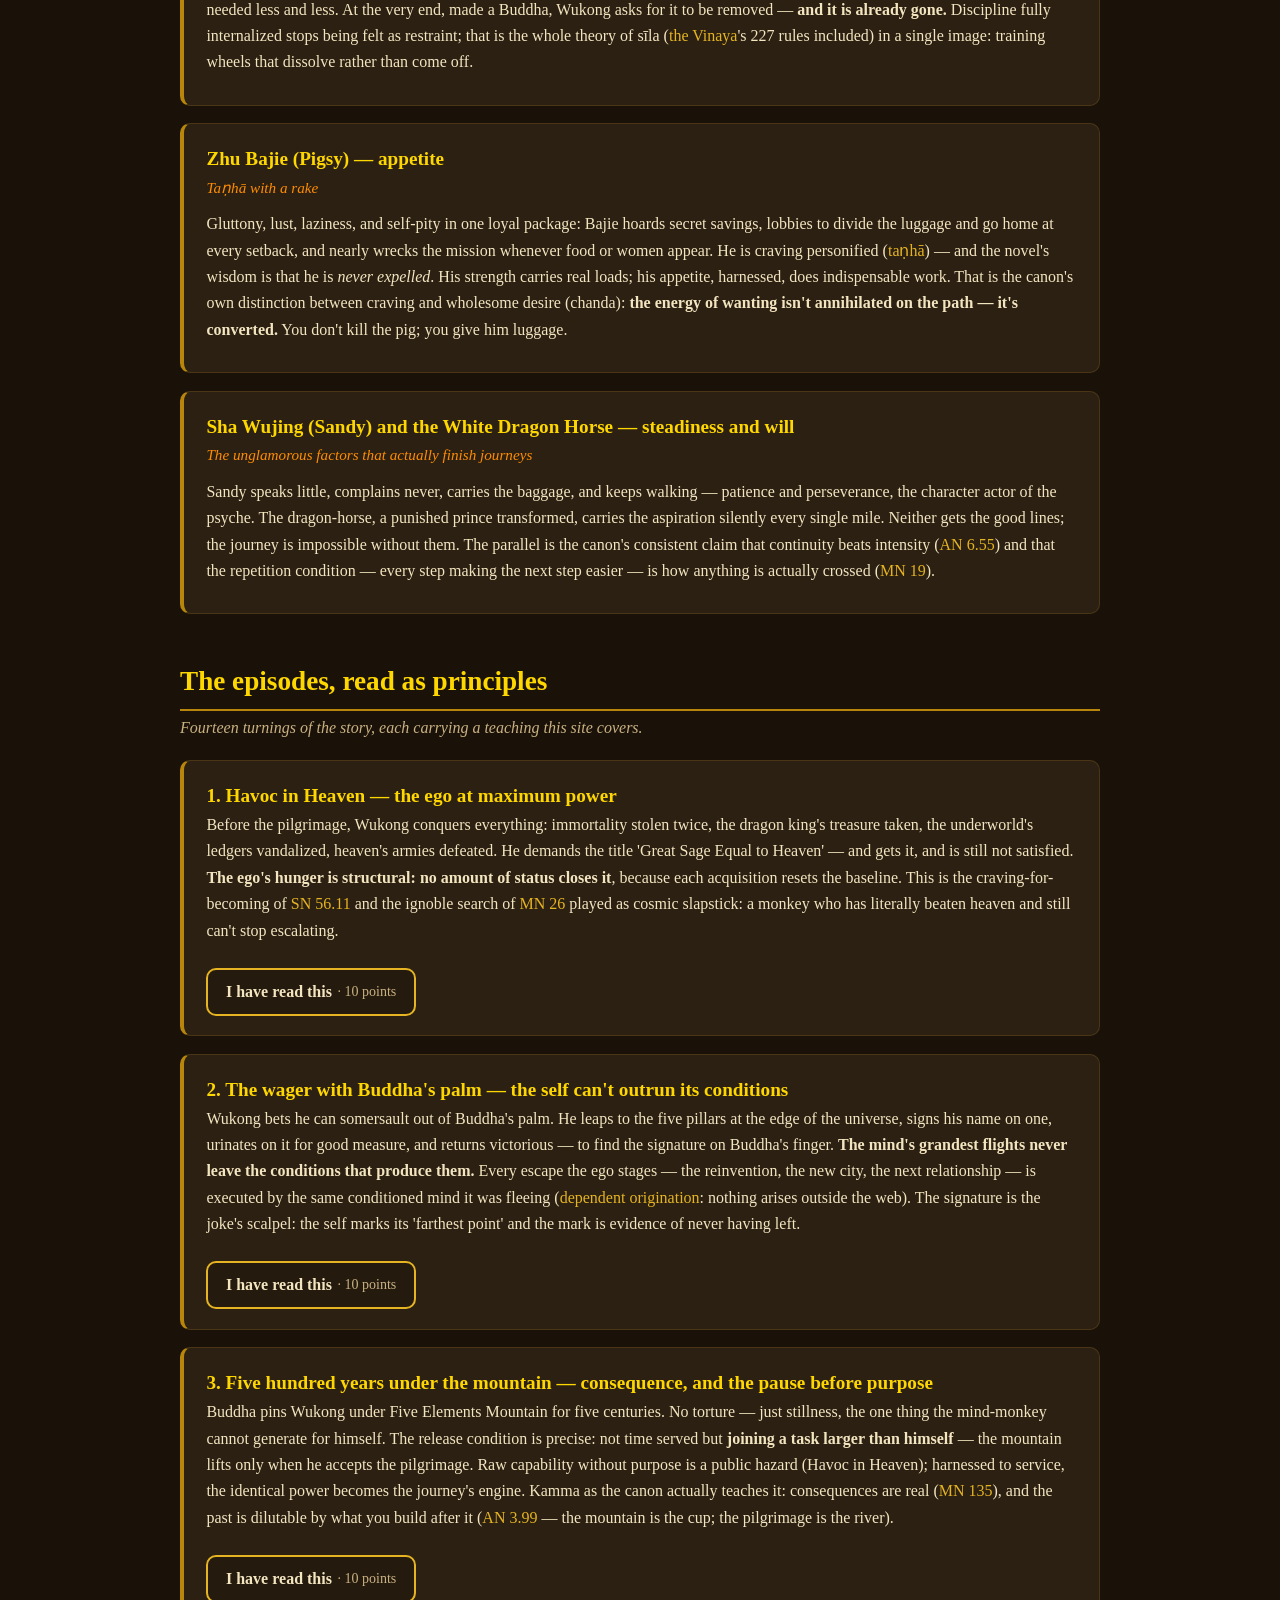
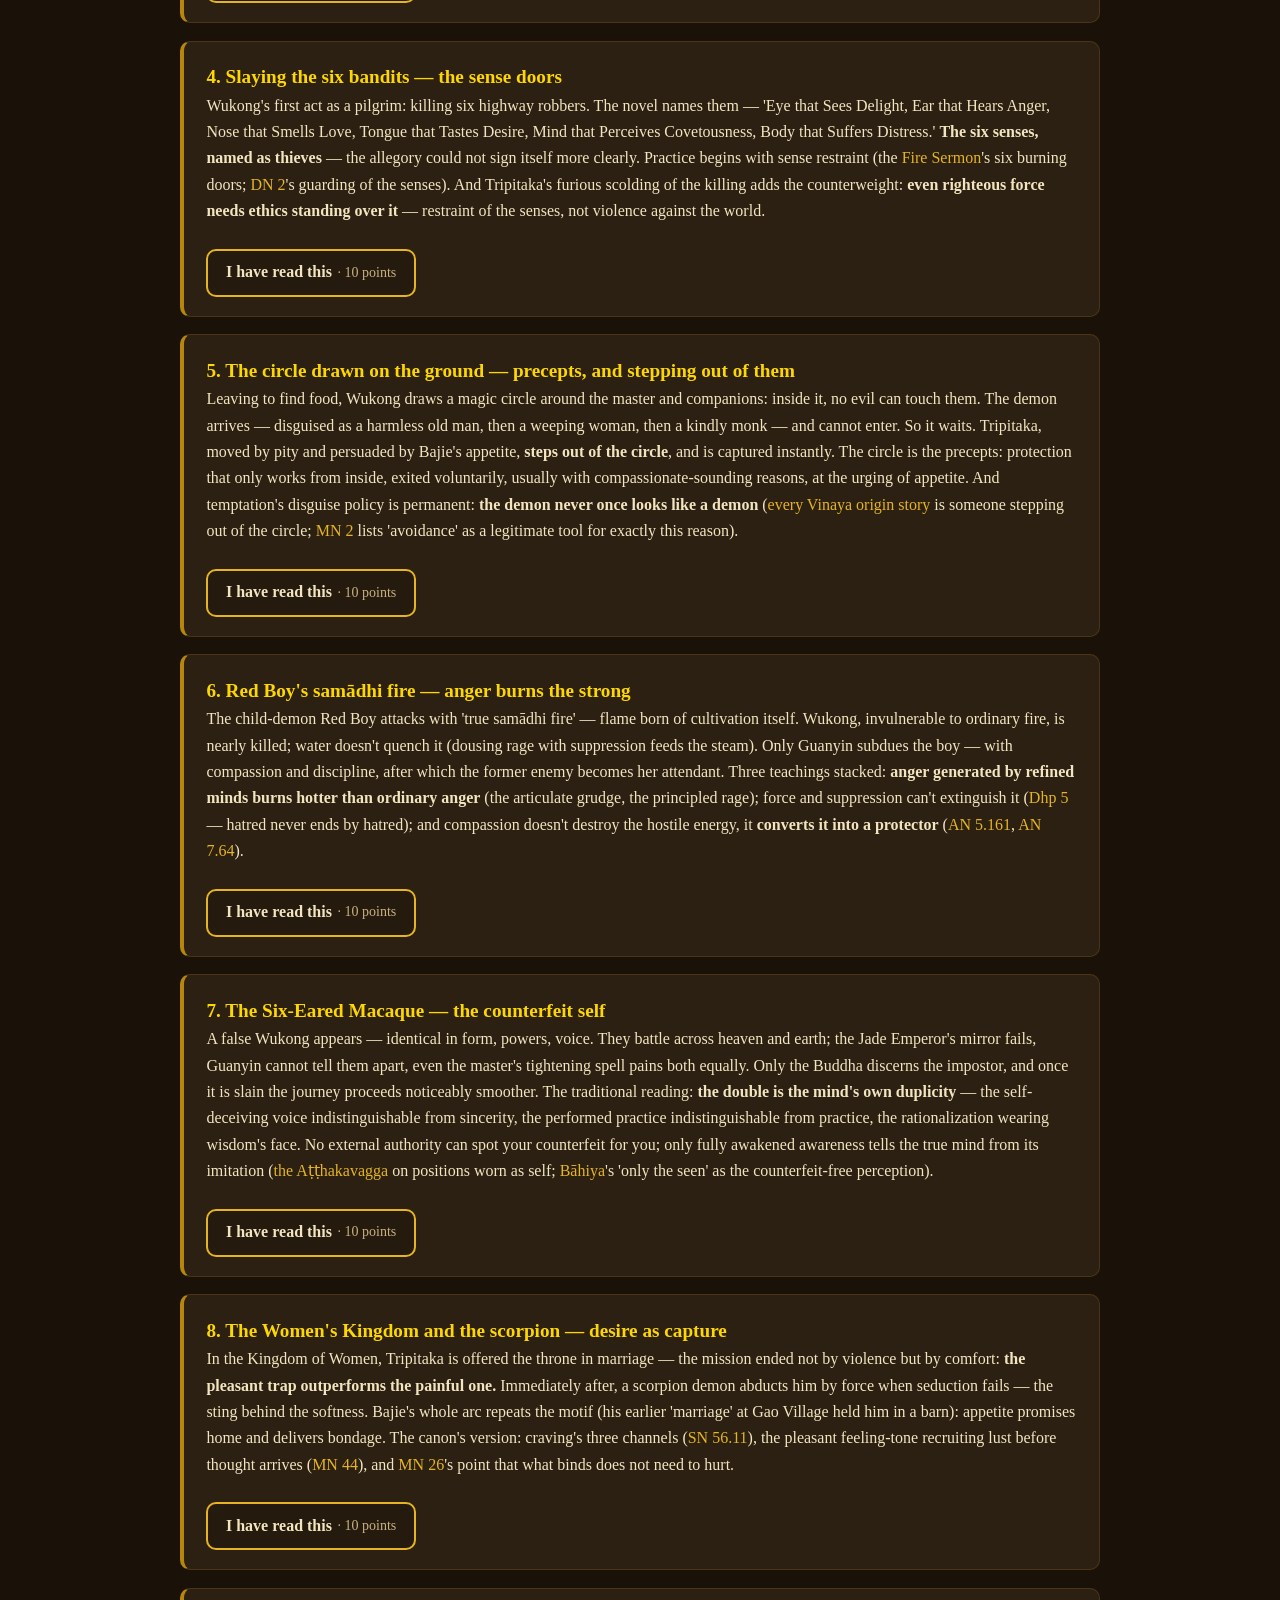
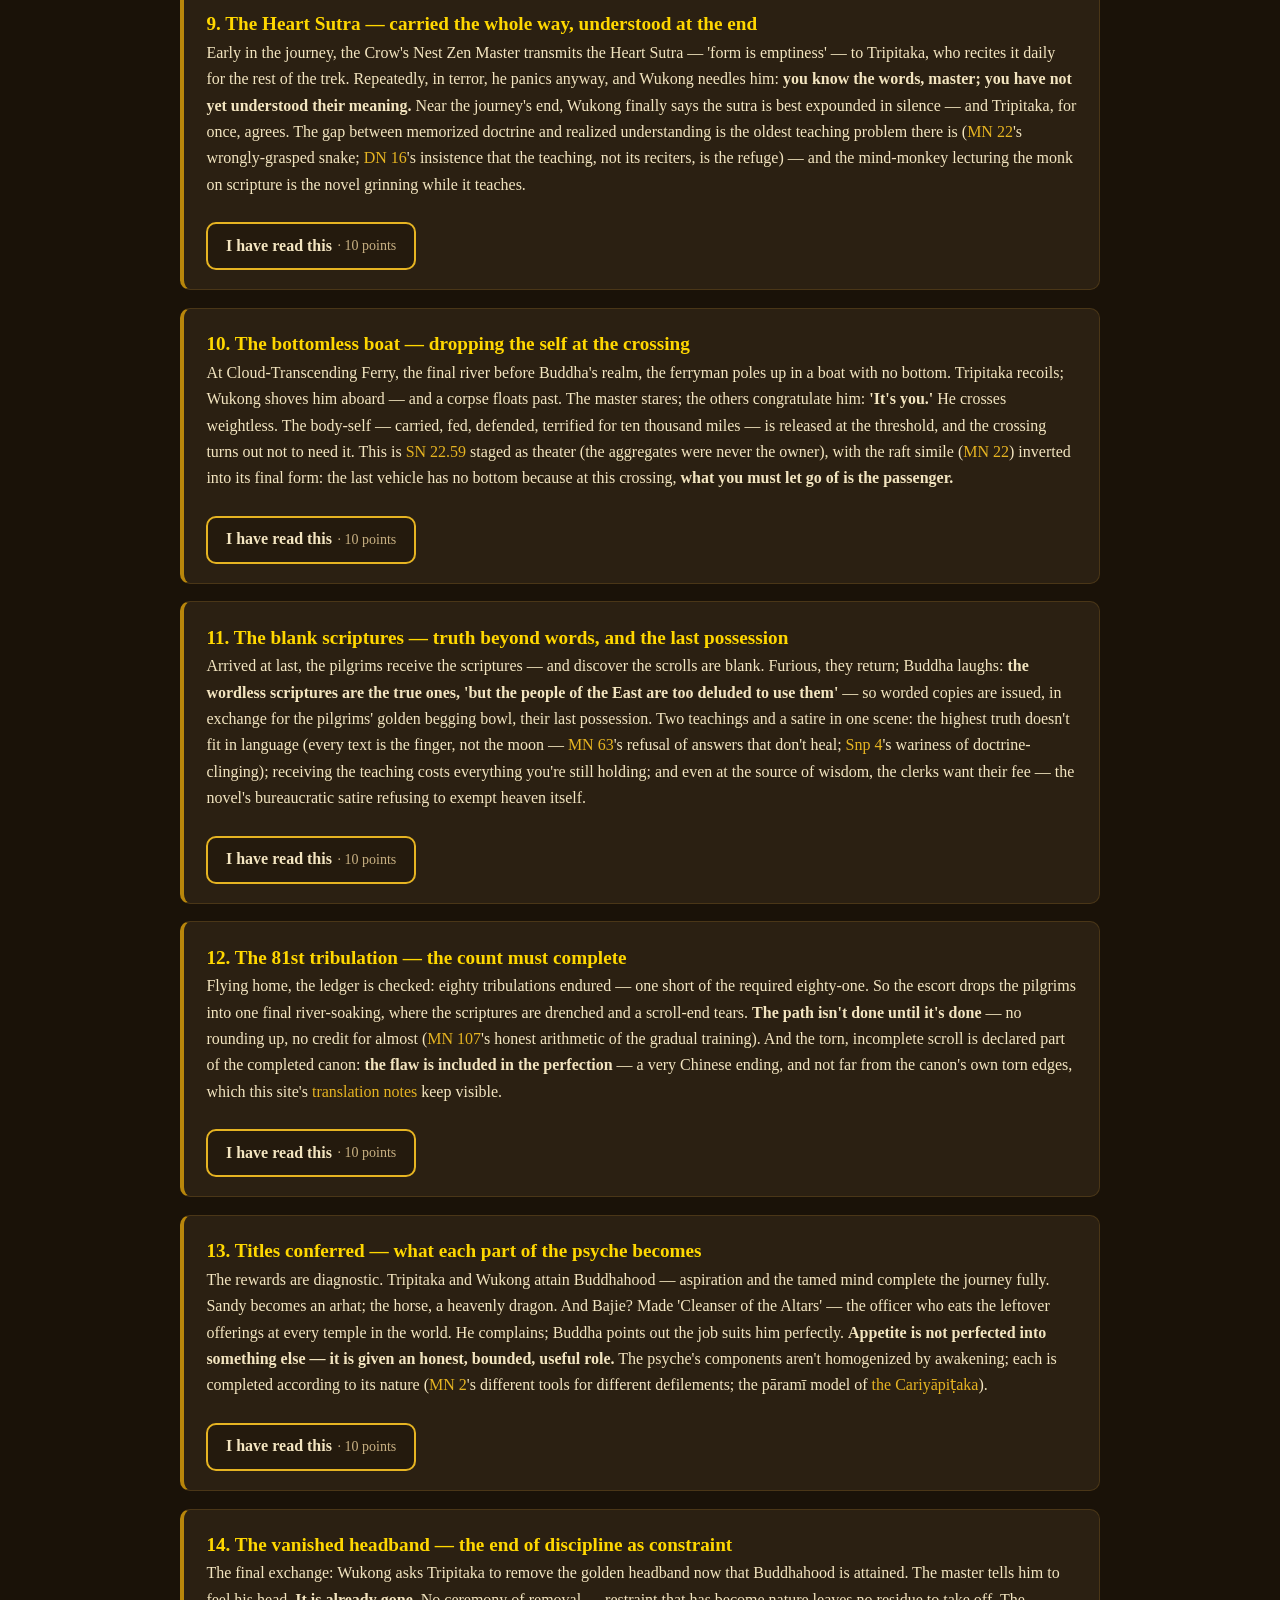
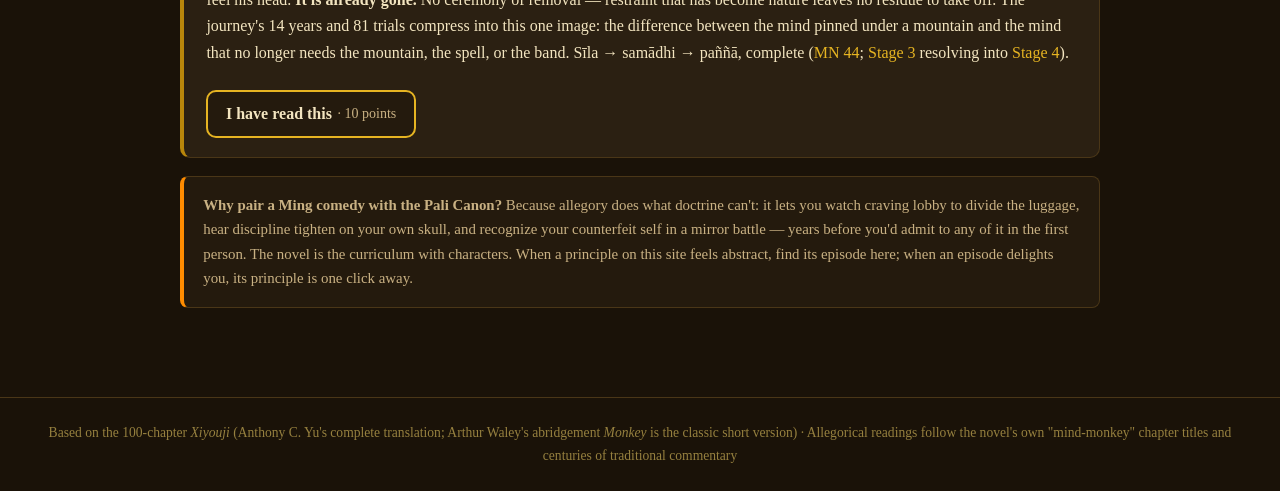
<file: journey.html>
<!DOCTYPE html>
<html lang="en">
<head>
<meta charset="UTF-8">
<meta name="viewport" content="width=device-width, initial-scale=1.0">
<title>Journey to the West — Buddhism Study</title>
<link rel="stylesheet" href="css/styles.css">
<link rel="stylesheet" href="css/game.css">
</head>
<body>

<header class="site-header">
  <span class="wheel" aria-hidden="true">☸</span>
  <h1>Journey to the West</h1>
  <p class="subtitle">The great allegory: one mind's pilgrimage, read against the principles on this site</p>
  <nav class="site-nav">
    <a href="index.html">Home</a>
    <a href="trail.html">The Trail</a>
    <a href="profile.html">My Journey</a>
    <a href="glossary.html">Glossary</a>
    <a href="curriculum.html">Curriculum</a>
    <a href="study.html">Guided Study</a>
    <a href="canon.html">The Canon</a>
    <a href="suttas.html">Sutta Library</a>
    <a href="vinaya.html">Monks’ Rules</a>
    <a href="themes.html">Modern Life</a>
    <a href="journey.html" class="active" aria-current="page">Journey West</a>
    <a href="everything.html">Save as PDF</a>
  </nav>
</header>

<main>

<div class="note-box">
  <strong>What this book is.</strong> <em>Xiyouji</em> (Journey to the West, 16th century, attributed
  to Wu Cheng'en) fictionalizes a real event: the monk Xuanzang's 7th-century overland trek to India
  to fetch Buddhist scriptures — 17 years, mostly illegal (he left China against imperial orders),
  and one of history's great scholarly feats. The novel wraps that history in comic fantasy and has
  been read allegorically for centuries — the text invites it openly: chapter titles call Sun Wukong
  the <em>"mind-monkey"</em> (xinyuan 心猿), a standard Buddhist term for the restless mind.
</div>

<div class="tnote"><span class="tnote-label">Interpretation flag — read first</span>
  Two honest caveats. First, the novel is Chinese Mahayana Buddhism blended with Daoist alchemy and
  Confucian satire — not the Theravada canon this site studies; the parallels below work at the level
  of shared psychology (craving, discipline, mind-training), not doctrine. Second, Journey to the
  West is also a comedy and a bureaucratic satire — heaven is a corrupt civil service — and reading
  it <em>only</em> as allegory flattens it. Hold the allegory the way <a href="suttas.html#mn22">MN 22</a>
  says to hold any teaching: as a raft, lightly.
</div>

<h2 class="basket-head">The pilgrims: a map of one psyche</h2>
<p class="basket-lede">Five travelers, one person — the standard allegorical reading, supported by the novel's own chapter titles.</p>

<div class="canon-book">
  <h3>Tripitaka (Tang Sanzang) — aspiration</h3>
  <p class="pali-sub">The monk: sincere, indispensable, and constantly fooled</p>
  <p>The mission's heart: unwavering vow, zero survival skills. He is captured roughly every third
  chapter because demons appear to him as damsels, old men, and abandoned children — and his
  compassion, ungoverned by discernment, walks straight into every trap. The teaching is exact:
  good intentions without wisdom are prey. Aspiration needs the mind (Wukong) even when it finds
  the mind's methods distasteful — and the story's repeated disasters come precisely when Tripitaka,
  offended by Wukong's harshness, banishes him: <strong>ideals that fire their own discernment get
  captured within the chapter.</strong></p>
  <p class="dim">Canon parallels: conviction needing right view to survive contact with the world
  (<a href="suttas.html#mn117">MN 117</a>); the naive faith the Kālāmas were warned about
  (<a href="suttas.html#an3.65">AN 3.65</a>).</p>
</div>

<div class="canon-book">
  <h3>Sun Wukong — the mind-monkey</h3>
  <p class="pali-sub">Brilliant, restless, capable of anything except sitting still</p>
  <p>The canon had already named him: the untrained mind moves 'like a monkey grabbing branch after
  branch' (<a href="suttas.html#sn12.61">SN 12.61</a>). Wukong is that monkey given superpowers:
  72 transformations (the proliferating mind's endless shape-shifting —
  <a href="suttas.html#mn18">papañca</a> with special effects), and a somersault that covers
  108,000 li in an instant. The novel's sharpest joke is about that somersault: Wukong asks why he
  doesn't simply carry the master to India by cloud — and is told it cannot work: <strong>the master
  must cross every mile himself.</strong> Thought reaches the destination instantly; the person must
  still walk there. Insight is not the same as the path (<a href="suttas.html#mn107">MN 107</a>'s
  gradual training, in one image).</p>
</div>

<div class="canon-book">
  <h3>The golden headband — discipline that becomes nature</h3>
  <p class="pali-sub">Sīla, exactly as it feels from inside</p>
  <p>The mind-monkey cannot be persuaded into harness, so Guanyin provides the headband: when the
  master recites the tightening spell, it constricts agonizingly. Early on it's used constantly —
  the untrained mind experiences every precept as pain. Across the journey it's needed less and
  less. At the very end, made a Buddha, Wukong asks for it to be removed — <strong>and it is already
  gone.</strong> Discipline fully internalized stops being felt as restraint; that is the whole
  theory of sīla (<a href="vinaya.html">the Vinaya</a>'s 227 rules included) in a single image:
  training wheels that dissolve rather than come off.</p>
</div>

<div class="canon-book">
  <h3>Zhu Bajie (Pigsy) — appetite</h3>
  <p class="pali-sub">Taṇhā with a rake</p>
  <p>Gluttony, lust, laziness, and self-pity in one loyal package: Bajie hoards secret savings,
  lobbies to divide the luggage and go home at every setback, and nearly wrecks the mission
  whenever food or women appear. He is craving personified (<a href="suttas.html#sn56.11">taṇhā</a>) —
  and the novel's wisdom is that he is <em>never expelled</em>. His strength carries real loads;
  his appetite, harnessed, does indispensable work. That is the canon's own distinction between
  craving and wholesome desire (chanda): <strong>the energy of wanting isn't annihilated on the
  path — it's converted.</strong> You don't kill the pig; you give him luggage.</p>
</div>

<div class="canon-book">
  <h3>Sha Wujing (Sandy) and the White Dragon Horse — steadiness and will</h3>
  <p class="pali-sub">The unglamorous factors that actually finish journeys</p>
  <p>Sandy speaks little, complains never, carries the baggage, and keeps walking — patience and
  perseverance, the character actor of the psyche. The dragon-horse, a punished prince transformed,
  carries the aspiration silently every single mile. Neither gets the good lines; the journey is
  impossible without them. The parallel is the canon's consistent claim that continuity beats
  intensity (<a href="suttas.html#an6.55">AN 6.55</a>) and that the repetition condition — every
  step making the next step easier — is how anything is actually crossed
  (<a href="suttas.html#mn19">MN 19</a>).</p>
</div>

<h2 class="basket-head">The episodes, read as principles</h2>
<p class="basket-lede">Fourteen turnings of the story, each carrying a teaching this site covers.</p>

<div class="canon-book">
  <h3>1. Havoc in Heaven — the ego at maximum power</h3>
  <p>Before the pilgrimage, Wukong conquers everything: immortality stolen twice, the dragon king's
  treasure taken, the underworld's ledgers vandalized, heaven's armies defeated. He demands the
  title 'Great Sage Equal to Heaven' — and gets it, and is still not satisfied. <strong>The ego's
  hunger is structural: no amount of status closes it</strong>, because each acquisition resets the
  baseline. This is the craving-for-becoming of <a href="suttas.html#sn56.11">SN 56.11</a> and the
  ignoble search of <a href="suttas.html#mn26">MN 26</a> played as cosmic slapstick: a monkey who
  has literally beaten heaven and still can't stop escalating.</p>
</div>

<div class="canon-book">
  <h3>2. The wager with Buddha's palm — the self can't outrun its conditions</h3>
  <p>Wukong bets he can somersault out of Buddha's palm. He leaps to the five pillars at the edge
  of the universe, signs his name on one, urinates on it for good measure, and returns victorious —
  to find the signature on Buddha's finger. <strong>The mind's grandest flights never leave the
  conditions that produce them.</strong> Every escape the ego stages — the reinvention, the new
  city, the next relationship — is executed by the same conditioned mind it was fleeing
  (<a href="suttas.html#sn12.2">dependent origination</a>: nothing arises outside the web). The
  signature is the joke's scalpel: the self marks its 'farthest point' and the mark is evidence of
  never having left.</p>
</div>

<div class="canon-book">
  <h3>3. Five hundred years under the mountain — consequence, and the pause before purpose</h3>
  <p>Buddha pins Wukong under Five Elements Mountain for five centuries. No torture — just
  stillness, the one thing the mind-monkey cannot generate for himself. The release condition is
  precise: not time served but <strong>joining a task larger than himself</strong> — the mountain
  lifts only when he accepts the pilgrimage. Raw capability without purpose is a public hazard
  (Havoc in Heaven); harnessed to service, the identical power becomes the journey's engine. Kamma
  as the canon actually teaches it: consequences are real (<a href="suttas.html#mn135">MN 135</a>),
  and the past is dilutable by what you build after it (<a href="suttas.html#an3.99">AN 3.99</a> —
  the mountain is the cup; the pilgrimage is the river).</p>
</div>

<div class="canon-book">
  <h3>4. Slaying the six bandits — the sense doors</h3>
  <p>Wukong's first act as a pilgrim: killing six highway robbers. The novel names them —
  'Eye that Sees Delight, Ear that Hears Anger, Nose that Smells Love, Tongue that Tastes Desire,
  Mind that Perceives Covetousness, Body that Suffers Distress.' <strong>The six senses, named as
  thieves</strong> — the allegory could not sign itself more clearly. Practice begins with sense
  restraint (the <a href="suttas.html#sn35.28">Fire Sermon</a>'s six burning doors;
  <a href="suttas.html#dn2">DN 2</a>'s guarding of the senses). And Tripitaka's furious scolding of
  the killing adds the counterweight: <strong>even righteous force needs ethics standing over
  it</strong> — restraint of the senses, not violence against the world.</p>
</div>

<div class="canon-book">
  <h3>5. The circle drawn on the ground — precepts, and stepping out of them</h3>
  <p>Leaving to find food, Wukong draws a magic circle around the master and companions: inside it,
  no evil can touch them. The demon arrives — disguised as a harmless old man, then a weeping
  woman, then a kindly monk — and cannot enter. So it waits. Tripitaka, moved by pity and
  persuaded by Bajie's appetite, <strong>steps out of the circle</strong>, and is captured
  instantly. The circle is the precepts: protection that only works from inside, exited voluntarily,
  usually with compassionate-sounding reasons, at the urging of appetite. And temptation's disguise
  policy is permanent: <strong>the demon never once looks like a demon</strong>
  (<a href="vinaya.html">every Vinaya origin story</a> is someone stepping out of the circle;
  <a href="suttas.html#mn2">MN 2</a> lists 'avoidance' as a legitimate tool for exactly this reason).</p>
</div>

<div class="canon-book">
  <h3>6. Red Boy's samādhi fire — anger burns the strong</h3>
  <p>The child-demon Red Boy attacks with 'true samādhi fire' — flame born of cultivation itself.
  Wukong, invulnerable to ordinary fire, is nearly killed; water doesn't quench it (dousing rage
  with suppression feeds the steam). Only Guanyin subdues the boy — with compassion and discipline,
  after which the former enemy becomes her attendant. Three teachings stacked:
  <strong>anger generated by refined minds burns hotter than ordinary anger</strong> (the
  articulate grudge, the principled rage); force and suppression can't extinguish it
  (<a href="suttas.html#dhp">Dhp 5</a> — hatred never ends by hatred); and compassion doesn't
  destroy the hostile energy, it <strong>converts it into a protector</strong>
  (<a href="suttas.html#an5.161">AN 5.161</a>, <a href="suttas.html#an7.64">AN 7.64</a>).</p>
</div>

<div class="canon-book">
  <h3>7. The Six-Eared Macaque — the counterfeit self</h3>
  <p>A false Wukong appears — identical in form, powers, voice. They battle across heaven and
  earth; the Jade Emperor's mirror fails, Guanyin cannot tell them apart, even the master's
  tightening spell pains both equally. Only the Buddha discerns the impostor, and once it is slain
  the journey proceeds noticeably smoother. The traditional reading: <strong>the double is the
  mind's own duplicity</strong> — the self-deceiving voice indistinguishable from sincerity,
  the performed practice indistinguishable from practice, the rationalization wearing wisdom's
  face. No external authority can spot your counterfeit for you; only fully awakened awareness
  tells the true mind from its imitation (<a href="suttas.html#snp4">the Aṭṭhakavagga</a> on
  positions worn as self; <a href="suttas.html#ud1.10">Bāhiya</a>'s 'only the seen' as the
  counterfeit-free perception).</p>
</div>

<div class="canon-book">
  <h3>8. The Women's Kingdom and the scorpion — desire as capture</h3>
  <p>In the Kingdom of Women, Tripitaka is offered the throne in marriage — the mission ended not
  by violence but by comfort: <strong>the pleasant trap outperforms the painful one.</strong>
  Immediately after, a scorpion demon abducts him by force when seduction fails — the sting behind
  the softness. Bajie's whole arc repeats the motif (his earlier 'marriage' at Gao Village held
  him in a barn): appetite promises home and delivers bondage. The canon's version:
  craving's three channels (<a href="suttas.html#sn56.11">SN 56.11</a>), the pleasant
  feeling-tone recruiting lust before thought arrives (<a href="suttas.html#mn44">MN 44</a>), and
  <a href="suttas.html#mn26">MN 26</a>'s point that what binds does not need to hurt.</p>
</div>

<div class="canon-book">
  <h3>9. The Heart Sutra — carried the whole way, understood at the end</h3>
  <p>Early in the journey, the Crow's Nest Zen Master transmits the Heart Sutra — 'form is
  emptiness' — to Tripitaka, who recites it daily for the rest of the trek. Repeatedly, in terror,
  he panics anyway, and Wukong needles him: <strong>you know the words, master; you have not yet
  understood their meaning.</strong> Near the journey's end, Wukong finally says the sutra is best
  expounded in silence — and Tripitaka, for once, agrees. The gap between memorized doctrine and
  realized understanding is the oldest teaching problem there is
  (<a href="suttas.html#mn22">MN 22</a>'s wrongly-grasped snake;
  <a href="suttas.html#dn16">DN 16</a>'s insistence that the teaching, not its reciters, is the
  refuge) — and the mind-monkey lecturing the monk on scripture is the novel grinning while it
  teaches.</p>
</div>

<div class="canon-book">
  <h3>10. The bottomless boat — dropping the self at the crossing</h3>
  <p>At Cloud-Transcending Ferry, the final river before Buddha's realm, the ferryman poles up in
  a boat with no bottom. Tripitaka recoils; Wukong shoves him aboard — and a corpse floats past.
  The master stares; the others congratulate him: <strong>'It's you.'</strong> He crosses weightless.
  The body-self — carried, fed, defended, terrified for ten thousand miles — is released at the
  threshold, and the crossing turns out not to need it. This is
  <a href="suttas.html#sn22.59">SN 22.59</a> staged as theater (the aggregates were never the
  owner), with the raft simile (<a href="suttas.html#mn22">MN 22</a>) inverted into its final form:
  the last vehicle has no bottom because at this crossing, <strong>what you must let go of is the
  passenger.</strong></p>
</div>

<div class="canon-book">
  <h3>11. The blank scriptures — truth beyond words, and the last possession</h3>
  <p>Arrived at last, the pilgrims receive the scriptures — and discover the scrolls are blank.
  Furious, they return; Buddha laughs: <strong>the wordless scriptures are the true ones, 'but the
  people of the East are too deluded to use them'</strong> — so worded copies are issued, in
  exchange for the pilgrims' golden begging bowl, their last possession. Two teachings and a
  satire in one scene: the highest truth doesn't fit in language (every text is the finger, not
  the moon — <a href="suttas.html#mn63">MN 63</a>'s refusal of answers that don't heal;
  <a href="suttas.html#snp4">Snp 4</a>'s wariness of doctrine-clinging); receiving the teaching
  costs everything you're still holding; and even at the source of wisdom, the clerks want their
  fee — the novel's bureaucratic satire refusing to exempt heaven itself.</p>
</div>

<div class="canon-book">
  <h3>12. The 81st tribulation — the count must complete</h3>
  <p>Flying home, the ledger is checked: eighty tribulations endured — one short of the required
  eighty-one. So the escort drops the pilgrims into one final river-soaking, where the scriptures
  are drenched and a scroll-end tears. <strong>The path isn't done until it's done</strong> — no
  rounding up, no credit for almost (<a href="suttas.html#mn107">MN 107</a>'s honest arithmetic of
  the gradual training). And the torn, incomplete scroll is declared part of the completed canon:
  <strong>the flaw is included in the perfection</strong> — a very Chinese ending, and not far from
  the canon's own torn edges, which this site's <a href="canon.html">translation notes</a> keep
  visible.</p>
</div>

<div class="canon-book">
  <h3>13. Titles conferred — what each part of the psyche becomes</h3>
  <p>The rewards are diagnostic. Tripitaka and Wukong attain Buddhahood — aspiration and the
  tamed mind complete the journey fully. Sandy becomes an arhat; the horse, a heavenly dragon.
  And Bajie? Made 'Cleanser of the Altars' — the officer who eats the leftover offerings at every
  temple in the world. He complains; Buddha points out the job suits him perfectly.
  <strong>Appetite is not perfected into something else — it is given an honest, bounded,
  useful role.</strong> The psyche's components aren't homogenized by awakening; each is completed
  according to its nature (<a href="suttas.html#mn2">MN 2</a>'s different tools for different
  defilements; the pāramī model of <a href="canon.html">the Cariyāpiṭaka</a>).</p>
</div>

<div class="canon-book">
  <h3>14. The vanished headband — the end of discipline as constraint</h3>
  <p>The final exchange: Wukong asks Tripitaka to remove the golden headband now that Buddhahood
  is attained. The master tells him to feel his head. <strong>It is already gone.</strong> No
  ceremony of removal — restraint that has become nature leaves no residue to take off. The
  journey's 14 years and 81 trials compress into this one image: the difference between the mind
  pinned under a mountain and the mind that no longer needs the mountain, the spell, or the band.
  Sīla → samādhi → paññā, complete (<a href="suttas.html#mn44">MN 44</a>;
  <a href="curriculum.html#stage3">Stage 3</a> resolving into <a href="curriculum.html#stage4">Stage 4</a>).</p>
</div>

<div class="note-box">
  <strong>Why pair a Ming comedy with the Pali Canon?</strong> Because allegory does what doctrine
  can't: it lets you watch craving lobby to divide the luggage, hear discipline tighten on your own
  skull, and recognize your counterfeit self in a mirror battle — years before you'd admit to any
  of it in the first person. The novel is the curriculum with characters. When a principle on this
  site feels abstract, find its episode here; when an episode delights you, its principle is one
  click away.
</div>

</main>

<footer class="site-footer">
  Based on the 100-chapter <em>Xiyouji</em> (Anthony C. Yu's complete translation; Arthur Waley's
  abridgement <em>Monkey</em> is the classic short version) ·
  Allegorical readings follow the novel's own "mind-monkey" chapter titles and centuries of
  traditional commentary
</footer>

<script src="js/data/game-config.js"></script>
<script src="js/game.js"></script>
<script src="js/site.js"></script>

</body>
</html>
</file>
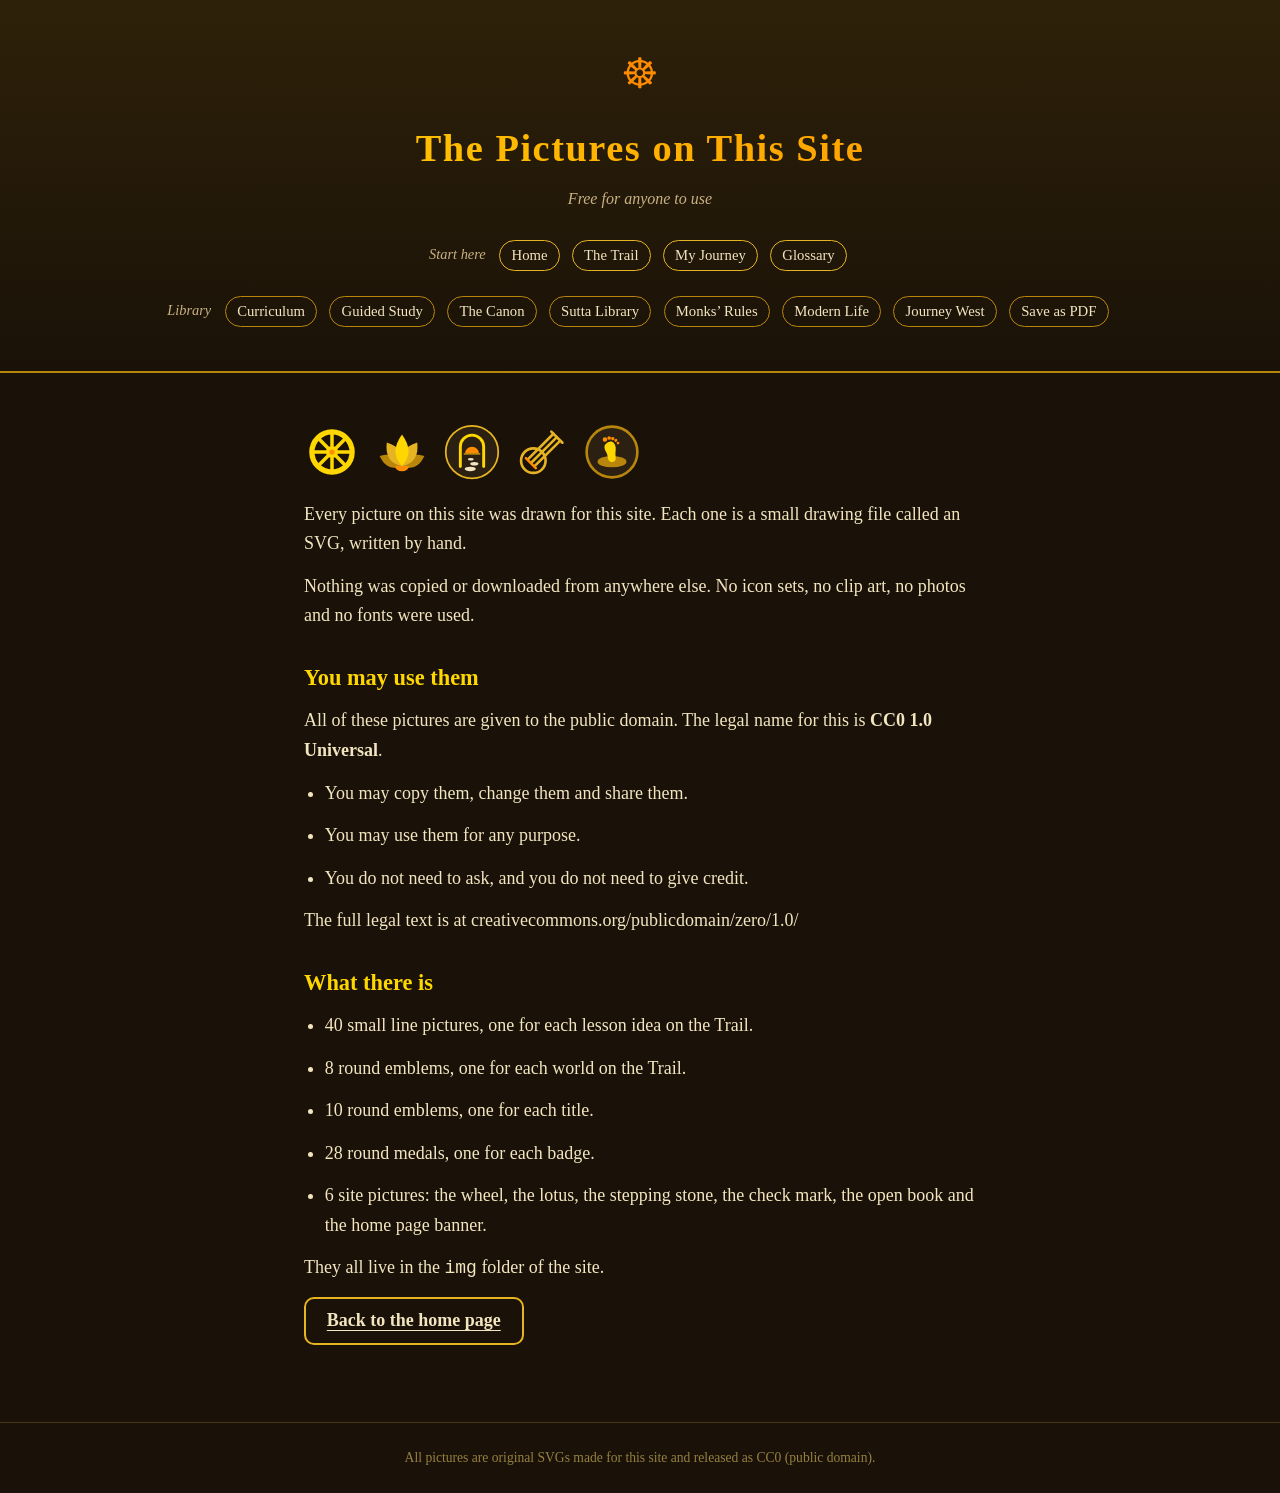
<file: license.html>
<!DOCTYPE html>
<html lang="en">
<head>
<meta charset="UTF-8">
<meta name="viewport" content="width=device-width, initial-scale=1.0">
<title>Picture License — Buddhism Study</title>
<link rel="stylesheet" href="css/styles.css">
<link rel="stylesheet" href="css/game.css">
<style>
.lic { max-width: 42rem; margin: 0 auto; }
.lic p, .lic li { color: var(--text); font-size: 1.125rem; line-height: 1.65; margin-bottom: .8rem; }
.lic h2 { color: var(--gold); font-size: 1.4rem; margin: 1.8rem 0 .6rem; }
.lic ul { margin-left: 1.3rem; }
.lic a { text-decoration: underline; text-underline-offset: .2em; }
.lic-row { display: flex; flex-wrap: wrap; align-items: center; gap: 14px; margin: 1.2rem 0; }
</style>
</head>
<body>

<header class="site-header">
  <span class="wheel" aria-hidden="true">☸</span>
  <h1>The Pictures on This Site</h1>
  <p class="subtitle">Free for anyone to use</p>
  <nav class="site-nav">
    <a href="index.html">Home</a>
    <a href="trail.html">The Trail</a>
    <a href="profile.html">My Journey</a>
    <a href="glossary.html">Glossary</a>
  </nav>
</header>

<main>
  <div class="lic">
    <div class="lic-row" aria-hidden="true">
      <img src="img/brand/wheel.svg" width="56" height="56" alt="">
      <img src="img/brand/lotus.svg" width="56" height="56" alt="">
      <img src="img/worlds/w0.svg" width="56" height="56" alt="">
      <img src="img/icons/lute.svg" width="56" height="56" alt="">
      <img src="img/badges/first-step.svg" width="56" height="56" alt="">
    </div>

    <p>Every picture on this site was drawn for this site. Each one is a small drawing file
    called an SVG, written by hand.</p>

    <p>Nothing was copied or downloaded from anywhere else. No icon sets, no clip art, no photos
    and no fonts were used.</p>

    <h2>You may use them</h2>
    <p>All of these pictures are given to the public domain. The legal name for this is
    <strong>CC0 1.0 Universal</strong>.</p>
    <ul>
      <li>You may copy them, change them and share them.</li>
      <li>You may use them for any purpose.</li>
      <li>You do not need to ask, and you do not need to give credit.</li>
    </ul>
    <p>The full legal text is at creativecommons.org/publicdomain/zero/1.0/</p>

    <h2>What there is</h2>
    <ul>
      <li>40 small line pictures, one for each lesson idea on the Trail.</li>
      <li>8 round emblems, one for each world on the Trail.</li>
      <li>10 round emblems, one for each title.</li>
      <li>28 round medals, one for each badge.</li>
      <li>6 site pictures: the wheel, the lotus, the stepping stone, the check mark, the open
      book and the home page banner.</li>
    </ul>
    <p>They all live in the <code>img</code> folder of the site.</p>

    <p><a class="btn btn-plain" href="index.html">Back to the home page</a></p>
  </div>
</main>

<footer class="site-footer">
  All pictures are original SVGs made for this site and released as CC0 (public domain).
</footer>

<script src="js/data/game-config.js"></script>
<script src="js/game.js"></script>
<script src="js/site.js"></script>

</body>
</html>
</file>
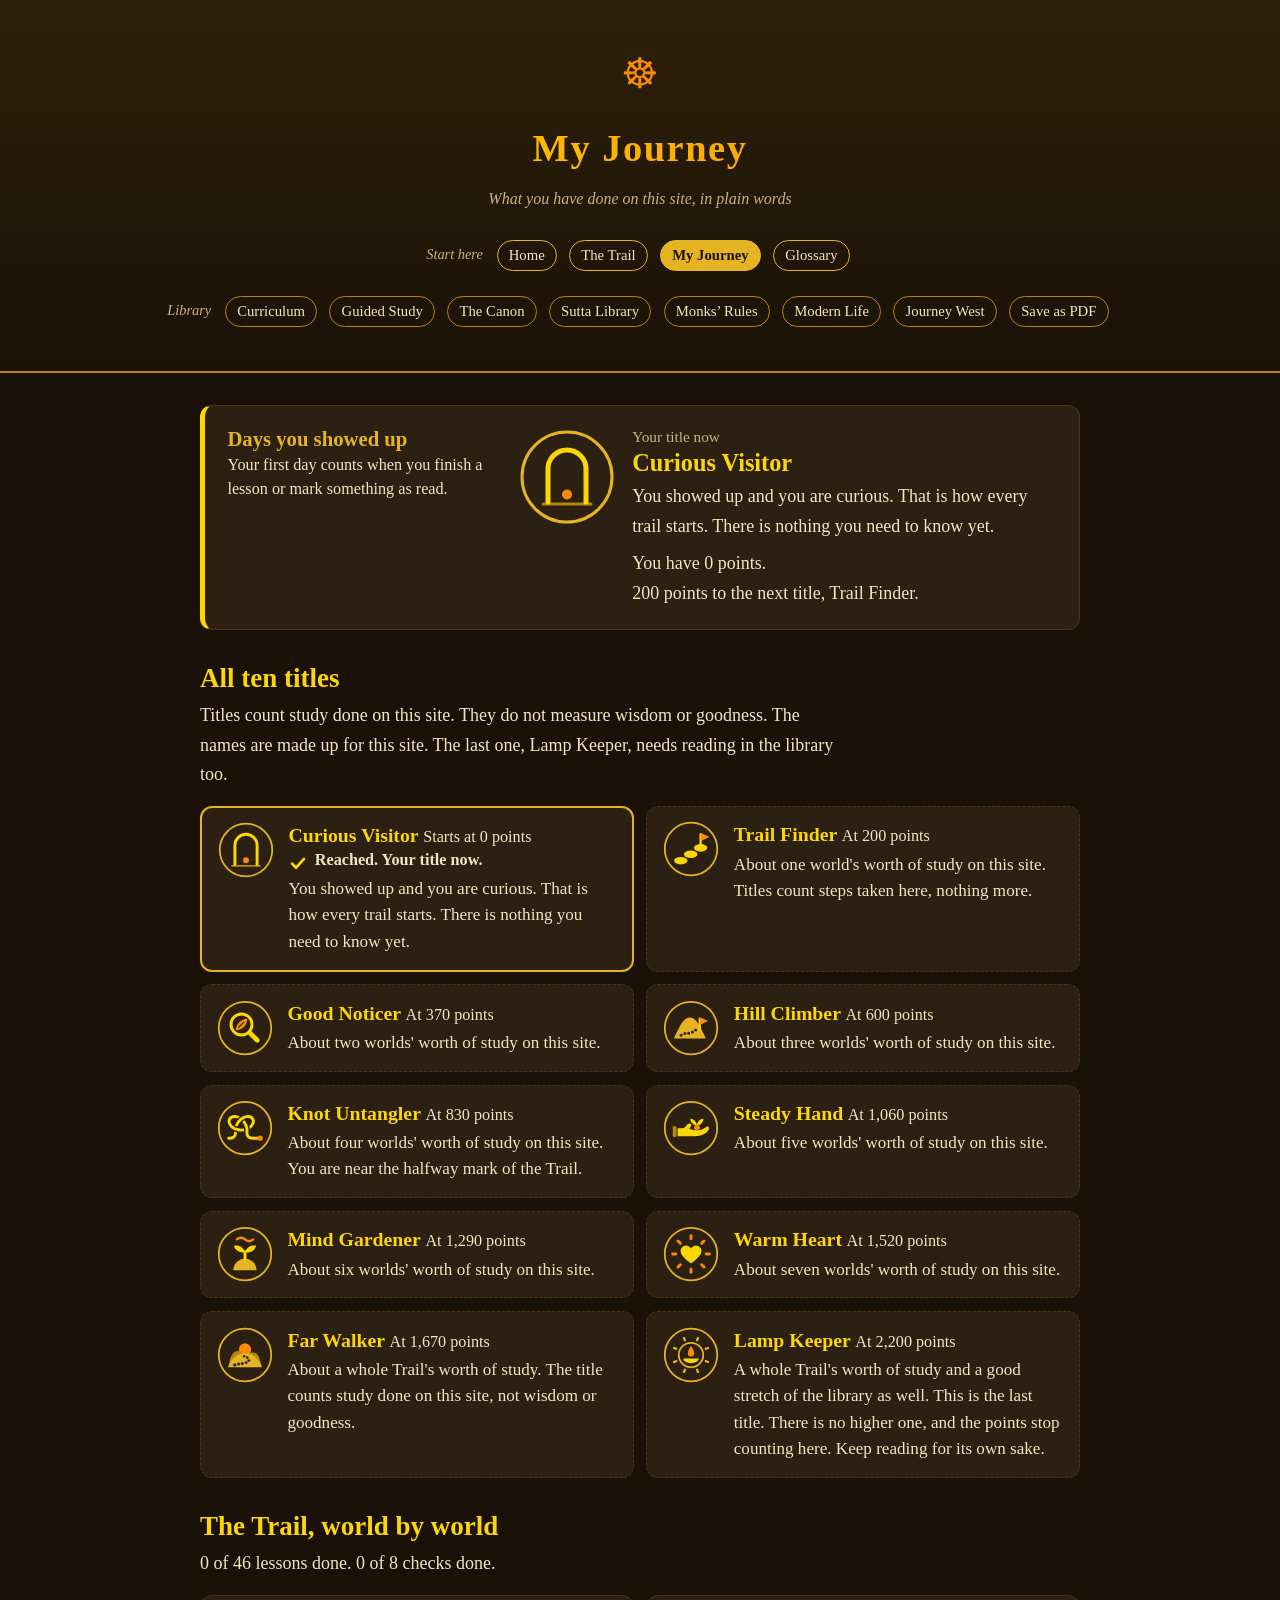
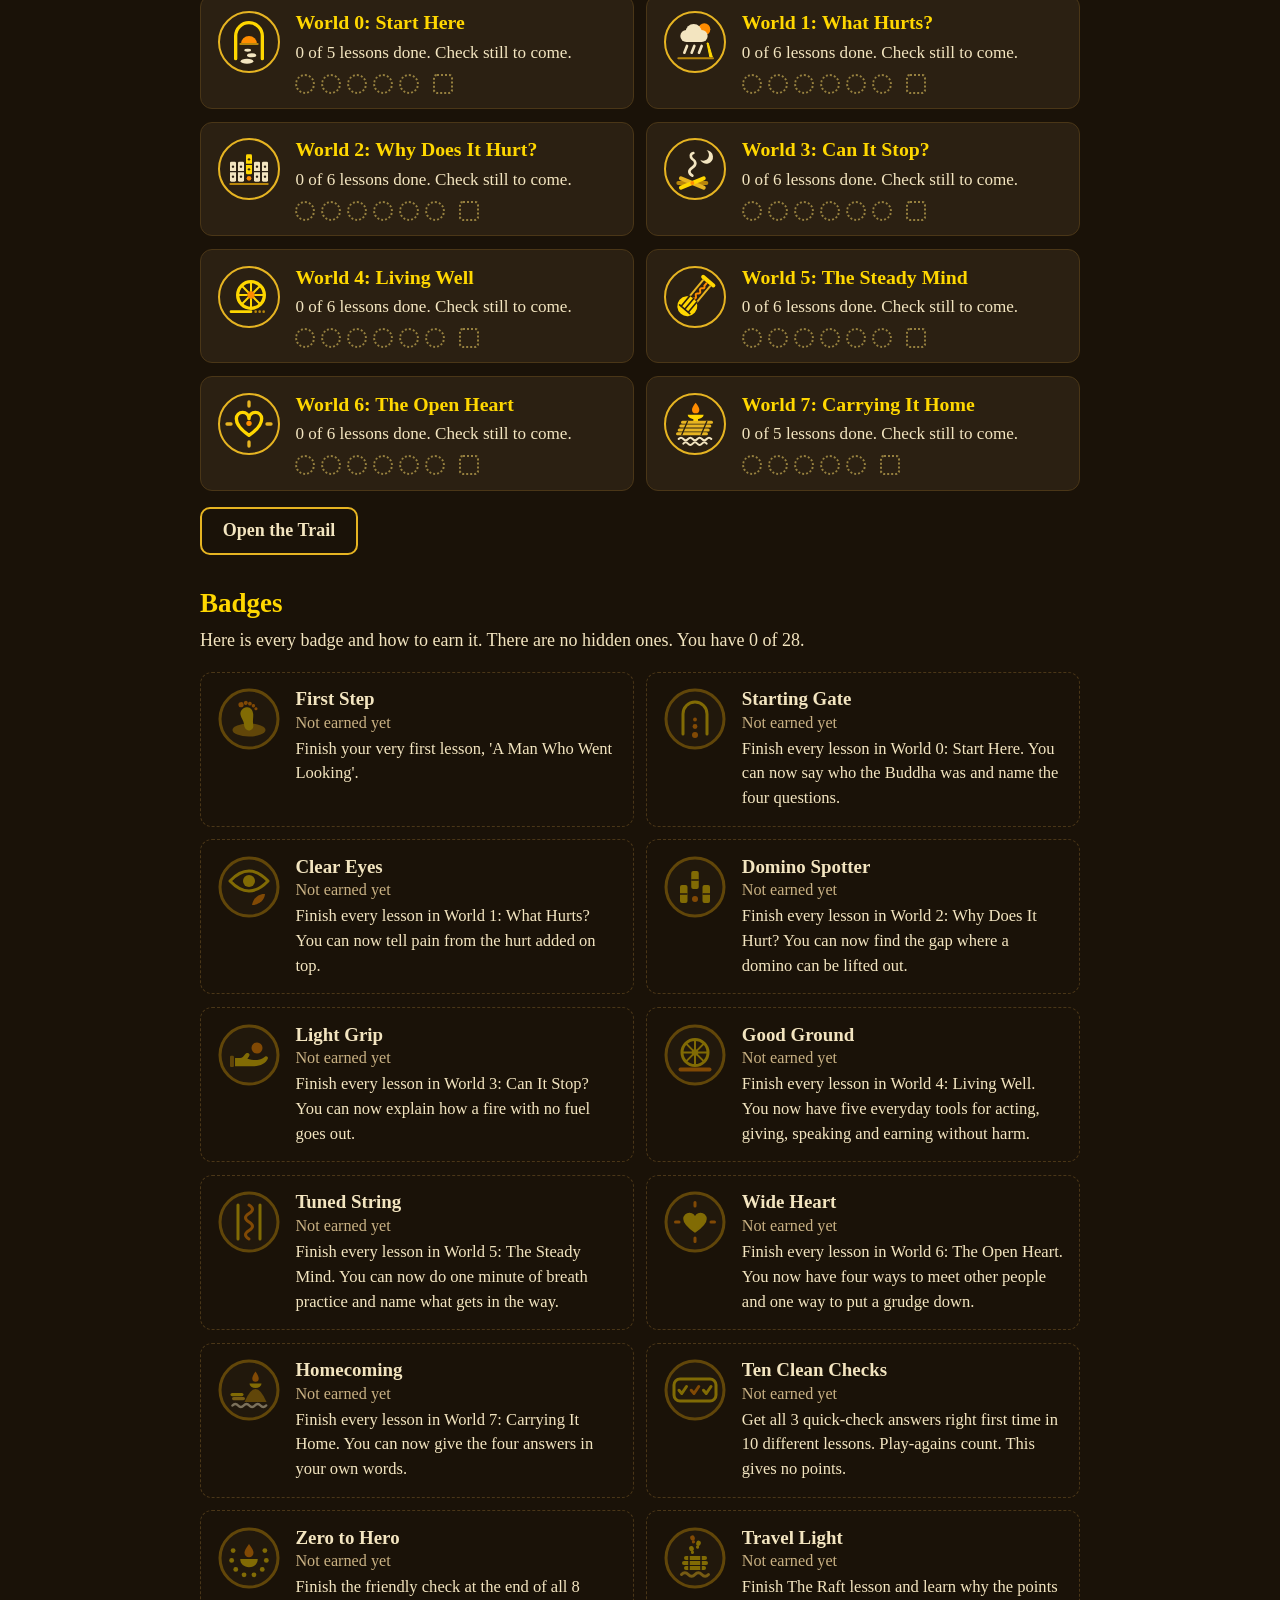
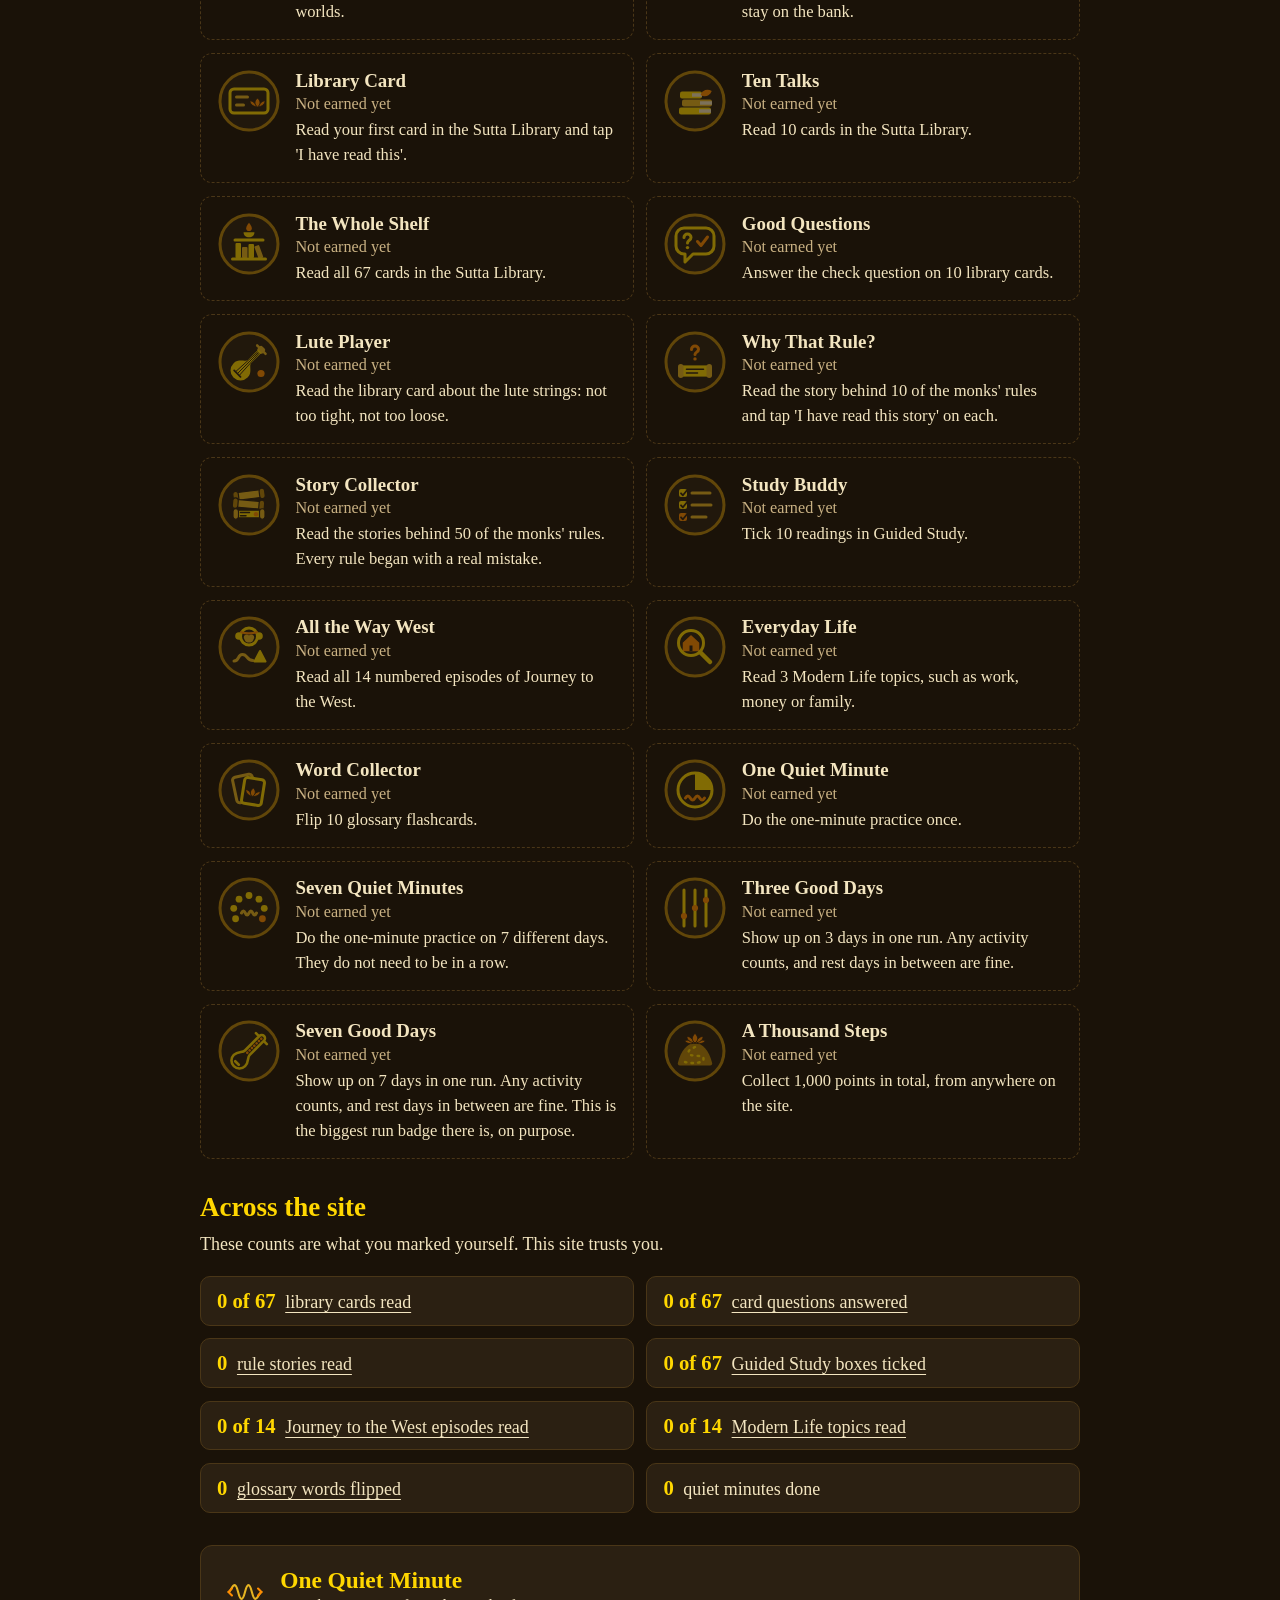
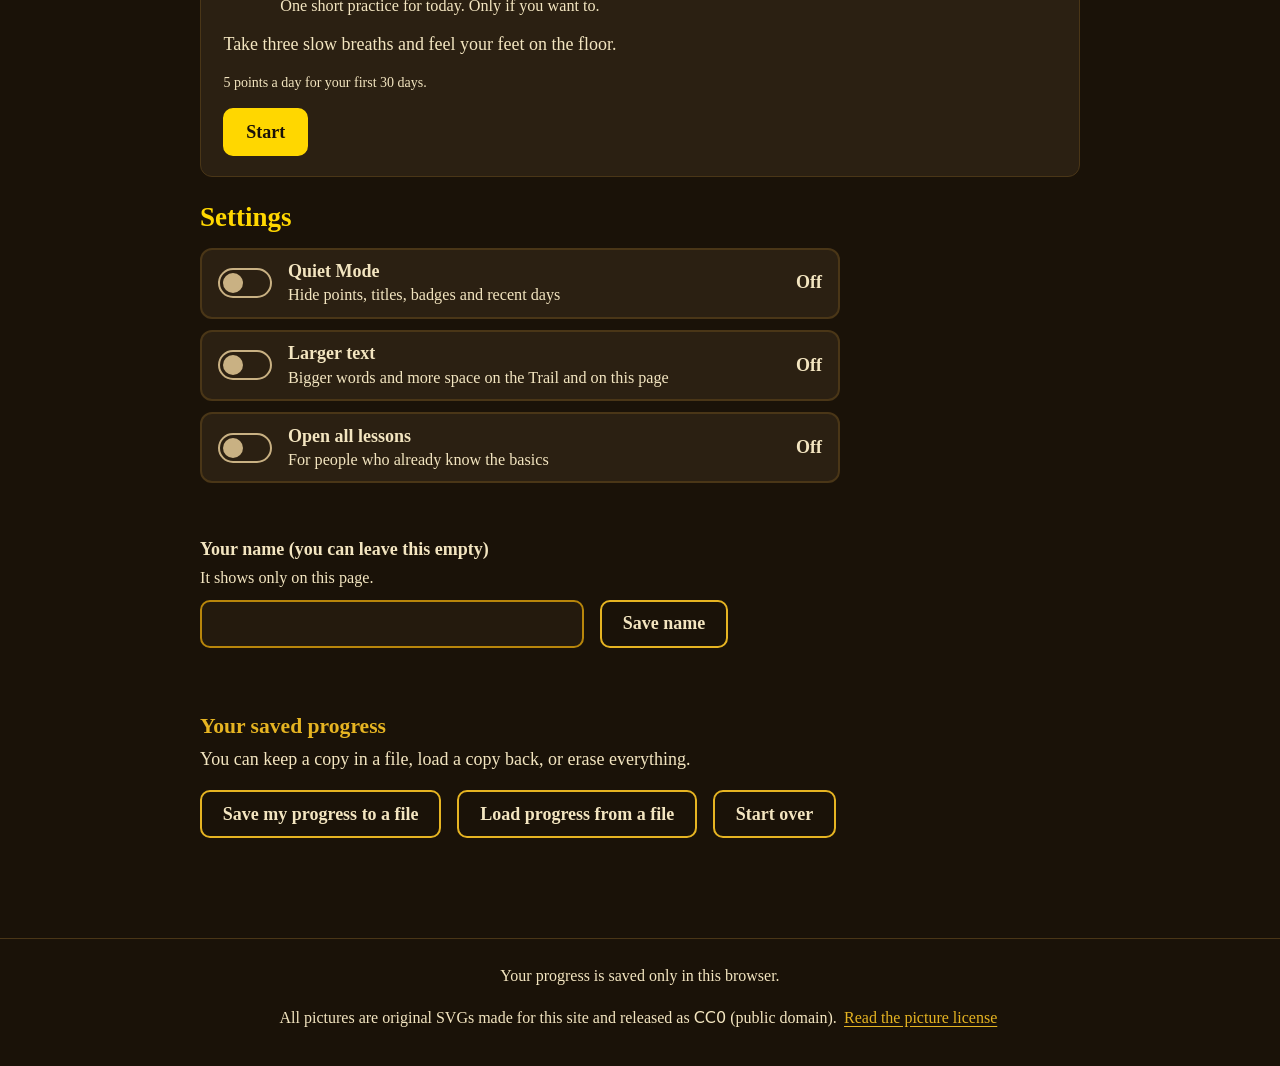
<file: profile.html>
<!DOCTYPE html>
<html lang="en">
<head>
<meta charset="UTF-8">
<meta name="viewport" content="width=device-width, initial-scale=1.0">
<title>My Journey — Buddhism Study</title>
<link rel="stylesheet" href="css/styles.css">
<link rel="stylesheet" href="css/game.css">
<link rel="stylesheet" href="css/profile.css">
<noscript><style>.needs-js { display: none !important; }</style></noscript>
</head>
<body>

<header class="site-header">
  <span class="wheel" aria-hidden="true">☸</span>
  <h1>My Journey</h1>
  <p class="subtitle">What you have done on this site, in plain words</p>
  <nav class="site-nav">
    <a href="index.html">Home</a>
    <a href="trail.html">The Trail</a>
    <a href="profile.html" class="active" aria-current="page">My Journey</a>
    <a href="glossary.html">Glossary</a>
    <a href="curriculum.html">Curriculum</a>
    <a href="study.html">Guided Study</a>
    <a href="canon.html">The Canon</a>
    <a href="suttas.html">Sutta Library</a>
    <a href="vinaya.html">Monks’ Rules</a>
    <a href="themes.html">Modern Life</a>
    <a href="journey.html">Journey West</a>
    <a href="everything.html">Save as PDF</a>
  </nav>
</header>

<main class="journey" id="journey">

  <noscript>
    <p class="panel">This page needs JavaScript to show what you have done. Every other page still
    works. A good place to read on is <a href="study.html">Guided Study</a>.</p>
  </noscript>

  <p class="panel j-quiet-note quiet-only">Quiet Mode is on. Points, titles, badges and recent
  days are hidden on every page. You can switch it off under Settings, lower down.</p>

  <p class="panel j-save-note" id="save-note" hidden></p>

  <!-- The name, when one is saved. It is not a point, title or badge, so it stays in Quiet Mode. -->
  <p class="j-hello" id="j-hello" hidden></p>

  <!-- 1. Days you showed up, the title now, the points in words, the run display (smallest) -->
  <section class="panel panel-gold j-top game-only needs-js" aria-labelledby="days-h">
    <div class="j-days">
      <h2 class="j-days-label" id="days-h">Days you showed up</h2>
      <p class="j-days-n" id="days-n" hidden></p>
      <p class="j-days-note" id="days-note"></p>
    </div>
    <div class="j-now" id="now-title"></div>
    <div class="j-run" id="j-run"></div>
  </section>

  <!-- 2. All ten titles, from the first visit -->
  <section class="j-section game-only needs-js" aria-labelledby="titles-h">
    <h2 class="j-h2" id="titles-h">All ten titles</h2>
    <p class="j-lede">Titles count study done on this site. They do not measure wisdom or
    goodness. The names are made up for this site. The last one, Lamp Keeper, needs reading
    in the library too.</p>
    <ol class="j-titles" id="title-list"></ol>
  </section>

  <!-- 3. The Trail, world by world (this part stays in Quiet Mode) -->
  <section class="j-section needs-js" aria-labelledby="trail-h">
    <h2 class="j-h2" id="trail-h">The Trail, world by world</h2>
    <p class="j-lede" id="trail-sum"></p>
    <ol class="j-worlds" id="world-list"></ol>
    <p class="j-actions"><a class="btn btn-plain" href="trail.html">Open the Trail</a></p>
  </section>

  <!-- 4. Badges: every one is listed, with how to earn it -->
  <section class="j-section game-only needs-js" aria-labelledby="badges-h">
    <h2 class="j-h2" id="badges-h">Badges</h2>
    <p class="j-lede" id="badge-sum"></p>
    <ul class="j-badges" id="badge-list"></ul>
  </section>

  <!-- 5. Counts across the site -->
  <section class="j-section game-only needs-js" aria-labelledby="counts-h">
    <h2 class="j-h2" id="counts-h">Across the site</h2>
    <p class="j-lede">These counts are what you marked yourself. This site trusts you.</p>
    <ul class="j-counts" id="count-list"></ul>
    <p class="j-lede" id="migrated-note" hidden>We counted the readings you had already ticked.</p>
  </section>

  <!-- 6. One Quiet Minute (js/daily.js) -->
  <div id="daily" class="needs-js"></div>

  <!-- 7. Settings, saved progress, start over -->
  <section class="j-section needs-js" aria-labelledby="settings-h">
    <h2 class="j-h2" id="settings-h">Settings</h2>

    <div class="j-switches">
      <button type="button" class="j-switch" id="set-quiet" data-setting="quiet" aria-pressed="false">
        <span class="j-switch-track" aria-hidden="true"><span class="j-switch-knob"></span></span>
        <span class="j-switch-text">
          <span class="j-switch-name">Quiet Mode</span>
          <span class="j-switch-help">Hide points, titles, badges and recent days</span>
        </span>
        <span class="j-switch-state" aria-hidden="true">Off</span>
      </button>
      <button type="button" class="j-switch" id="set-large" data-setting="large" aria-pressed="false">
        <span class="j-switch-track" aria-hidden="true"><span class="j-switch-knob"></span></span>
        <span class="j-switch-text">
          <span class="j-switch-name">Larger text</span>
          <span class="j-switch-help">Bigger words and more space on the Trail and on this page</span>
        </span>
        <span class="j-switch-state" aria-hidden="true">Off</span>
      </button>
      <button type="button" class="j-switch" id="set-openall" data-setting="openAll" aria-pressed="false">
        <span class="j-switch-track" aria-hidden="true"><span class="j-switch-knob"></span></span>
        <span class="j-switch-text">
          <span class="j-switch-name">Open all lessons</span>
          <span class="j-switch-help">For people who already know the basics</span>
        </span>
        <span class="j-switch-state" aria-hidden="true">Off</span>
      </button>
    </div>
    <p class="j-msg" id="settings-msg" role="status"></p>

    <form class="j-name" id="name-form" autocomplete="off">
      <label class="j-label" for="name-input">Your name (you can leave this empty)</label>
      <p class="j-help" id="name-help">It shows only on this page.</p>
      <div class="j-name-row">
        <input class="j-input" type="text" id="name-input" maxlength="40" aria-describedby="name-help">
        <button type="submit" class="btn btn-plain">Save name</button>
      </div>
      <p class="j-msg" id="name-msg" role="status"></p>
    </form>

    <h3 class="j-h3" id="backup-h">Your saved progress</h3>
    <p class="j-lede">You can keep a copy in a file, load a copy back, or erase everything.</p>
    <div class="j-actions j-backup">
      <button type="button" class="btn btn-plain" id="save-btn">Save my progress to a file</button>
      <button type="button" class="btn btn-plain" id="load-btn">Load progress from a file</button>
      <button type="button" class="btn btn-plain" id="reset-btn">Start over</button>
      <input type="file" id="load-input" accept=".json,application/json" hidden tabindex="-1" aria-hidden="true">
    </div>

    <div class="panel j-confirm" id="load-confirm" hidden>
      <p class="j-confirm-text" id="load-confirm-text" tabindex="-1">Load this file? It takes the
      place of the progress now in this browser.</p>
      <div class="j-actions">
        <button type="button" class="btn btn-plain" id="load-yes">Yes, load the file</button>
        <button type="button" class="btn btn-plain" id="load-no">No, keep what I have</button>
      </div>
    </div>

    <div class="panel j-confirm" id="reset-confirm" hidden>
      <p class="j-confirm-text" id="reset-confirm-text" tabindex="-1">Start over? This erases all
      your progress in this browser. Every lesson, badge, day and setting goes back to the start.
      It cannot be undone.</p>
      <div class="j-actions">
        <button type="button" class="btn btn-plain" id="reset-yes">Yes, erase everything</button>
        <button type="button" class="btn btn-plain" id="reset-no">No, keep my progress</button>
      </div>
    </div>

    <p class="j-msg" id="backup-msg" role="status" tabindex="-1"></p>
  </section>

</main>

<footer class="site-footer j-footer">
  <p id="privacy-line">Your progress is saved only in this browser.</p>
  <p>All pictures are original SVGs made for this site and released as <span class="j-plain">CC0</span> (public domain).
  <a href="license.html">Read the picture license</a></p>
</footer>

<script src="js/data/trail-w0.js"></script>
<script src="js/data/trail-w1.js"></script>
<script src="js/data/trail-w2.js"></script>
<script src="js/data/trail-w3.js"></script>
<script src="js/data/trail-w4.js"></script>
<script src="js/data/trail-w5.js"></script>
<script src="js/data/trail-w6.js"></script>
<script src="js/data/trail-w7.js"></script>
<script src="js/data/game-config.js"></script>
<script src="js/game.js"></script>
<script src="js/site.js"></script>
<script src="js/daily.js"></script>
<script src="js/profile.js"></script>
</body>
</html>
</file>
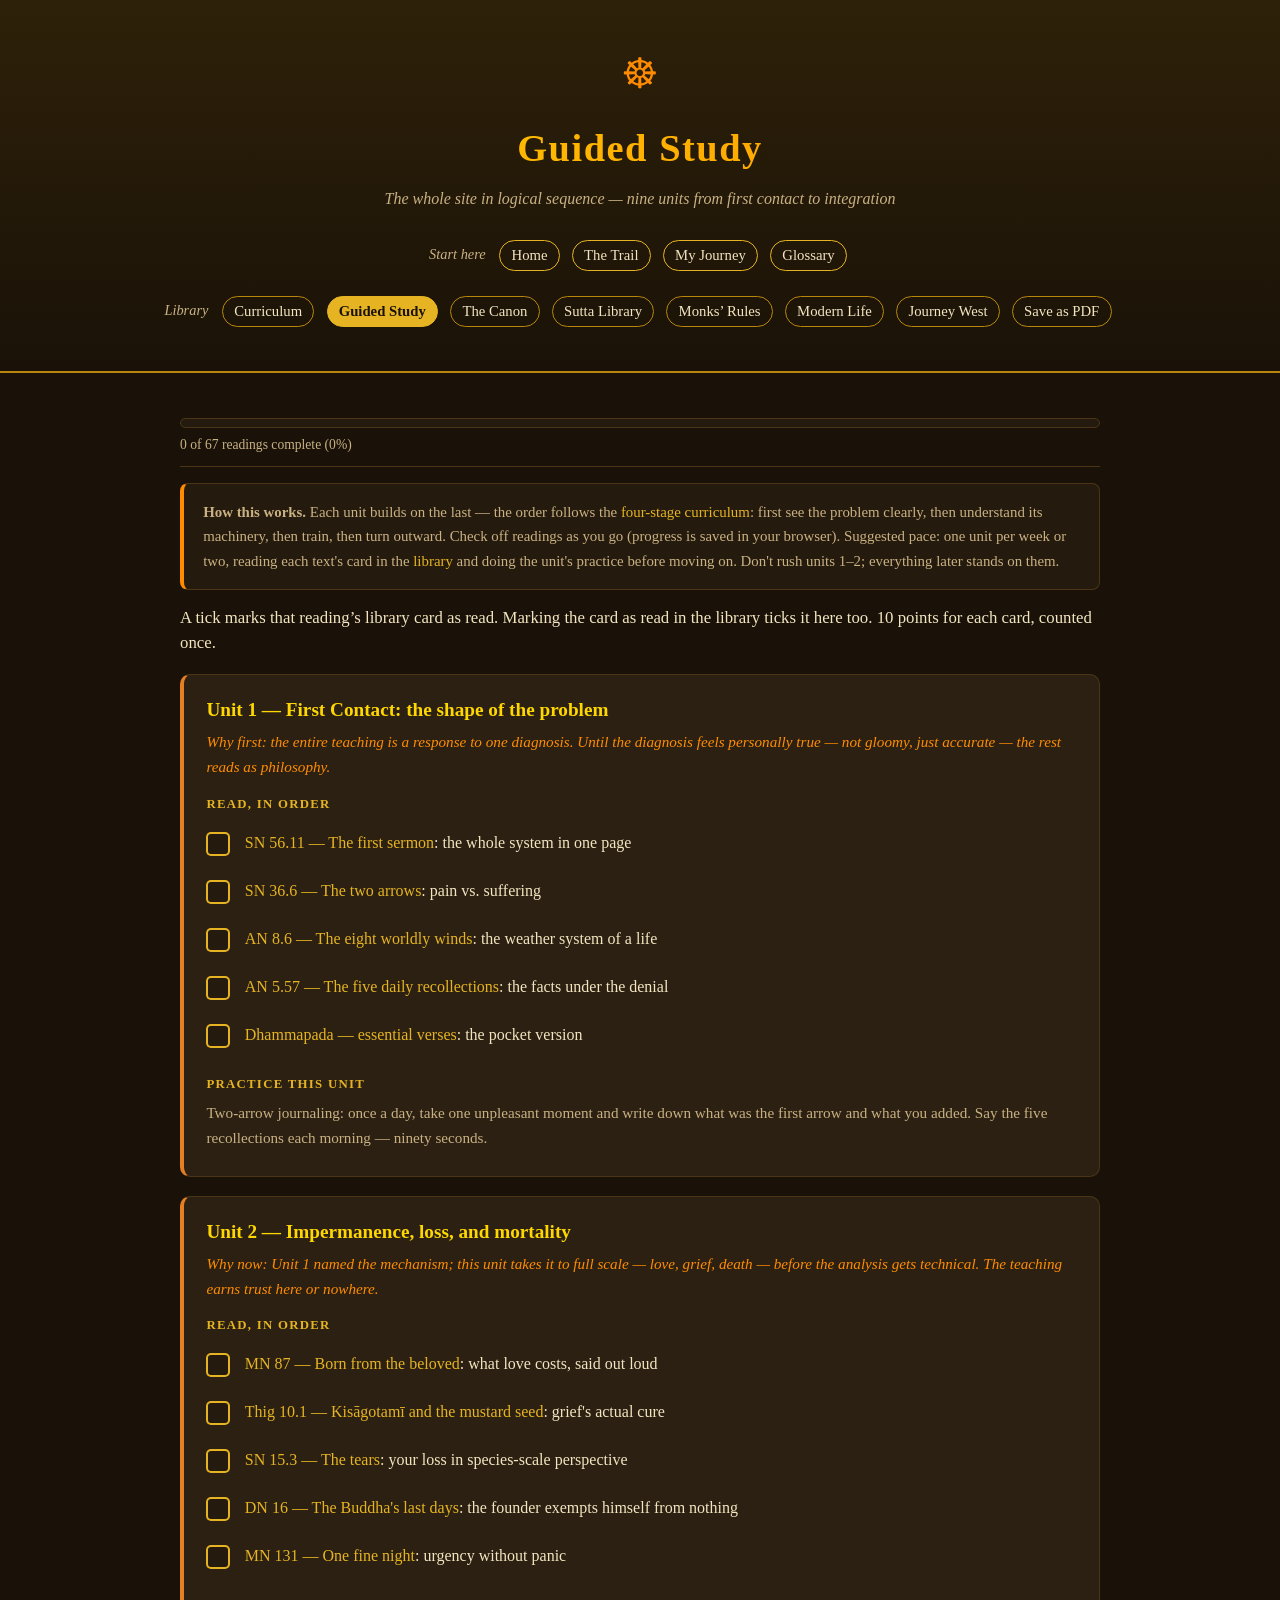
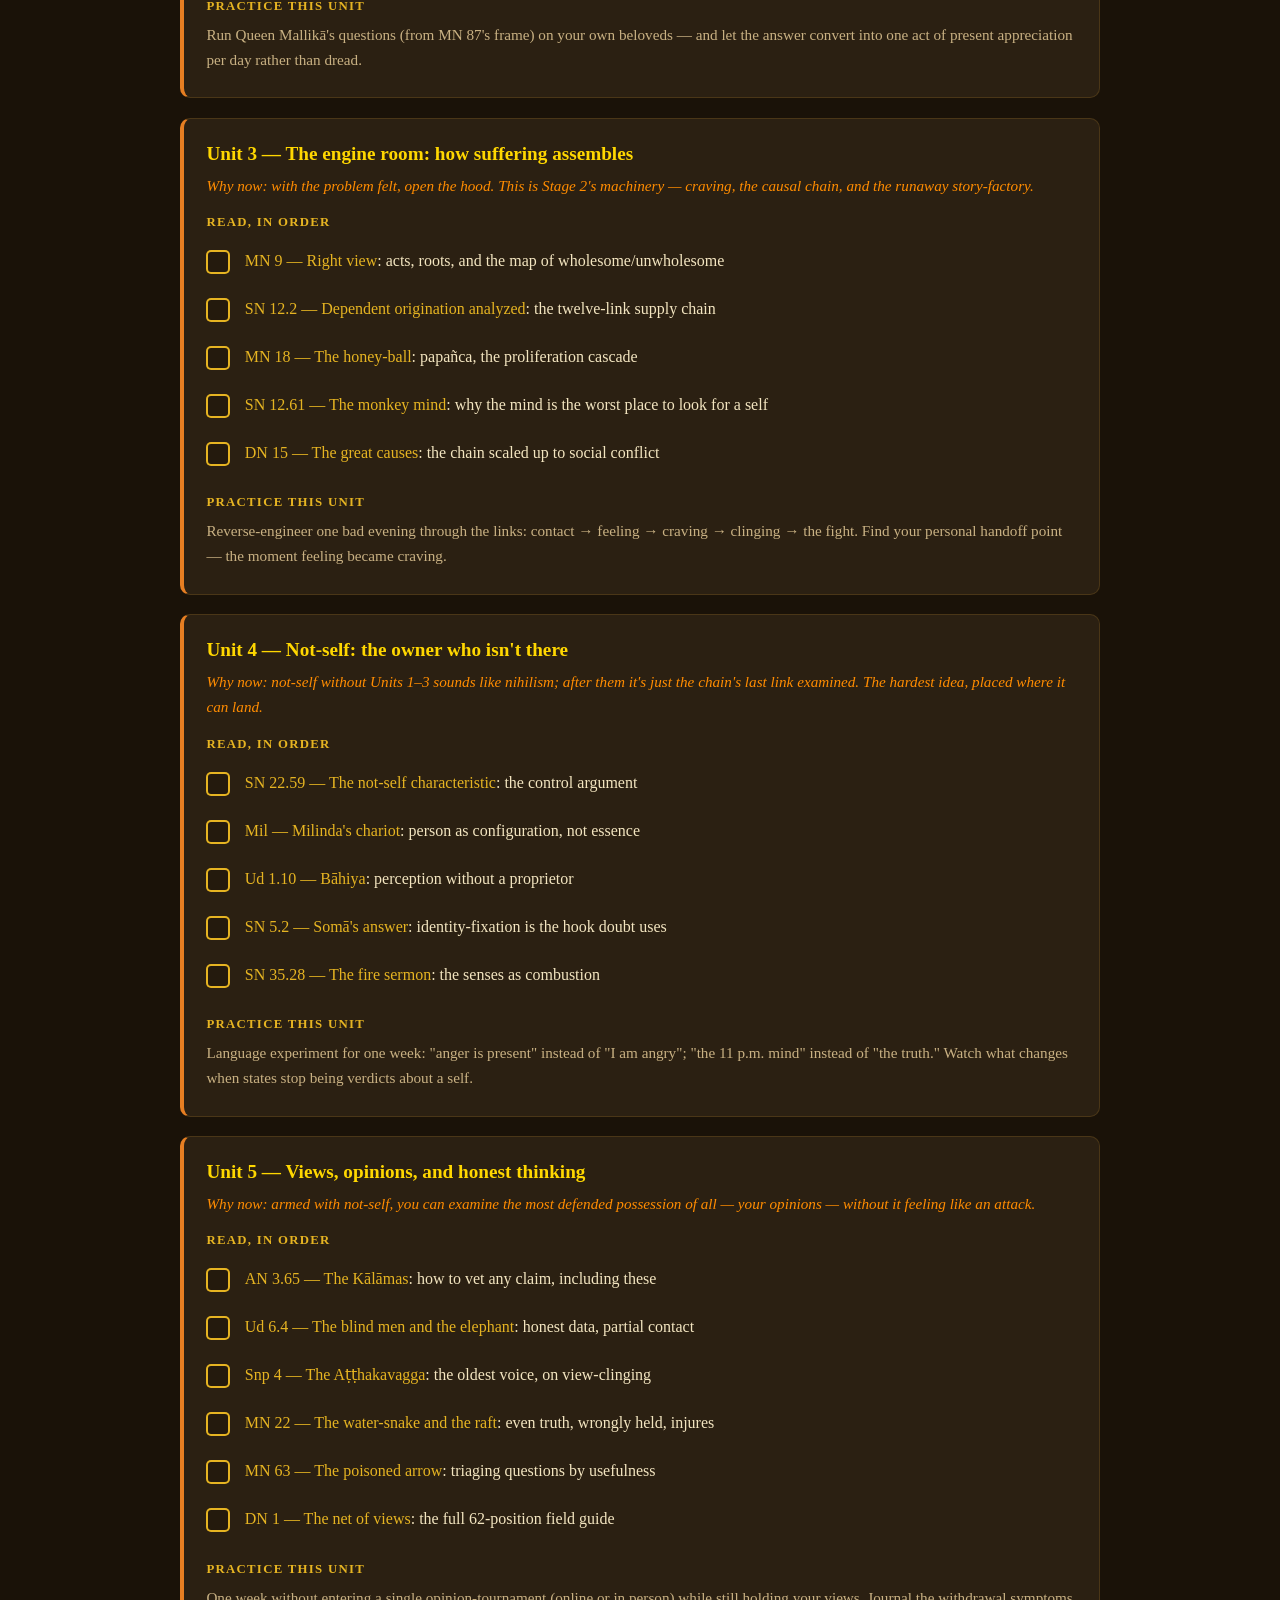
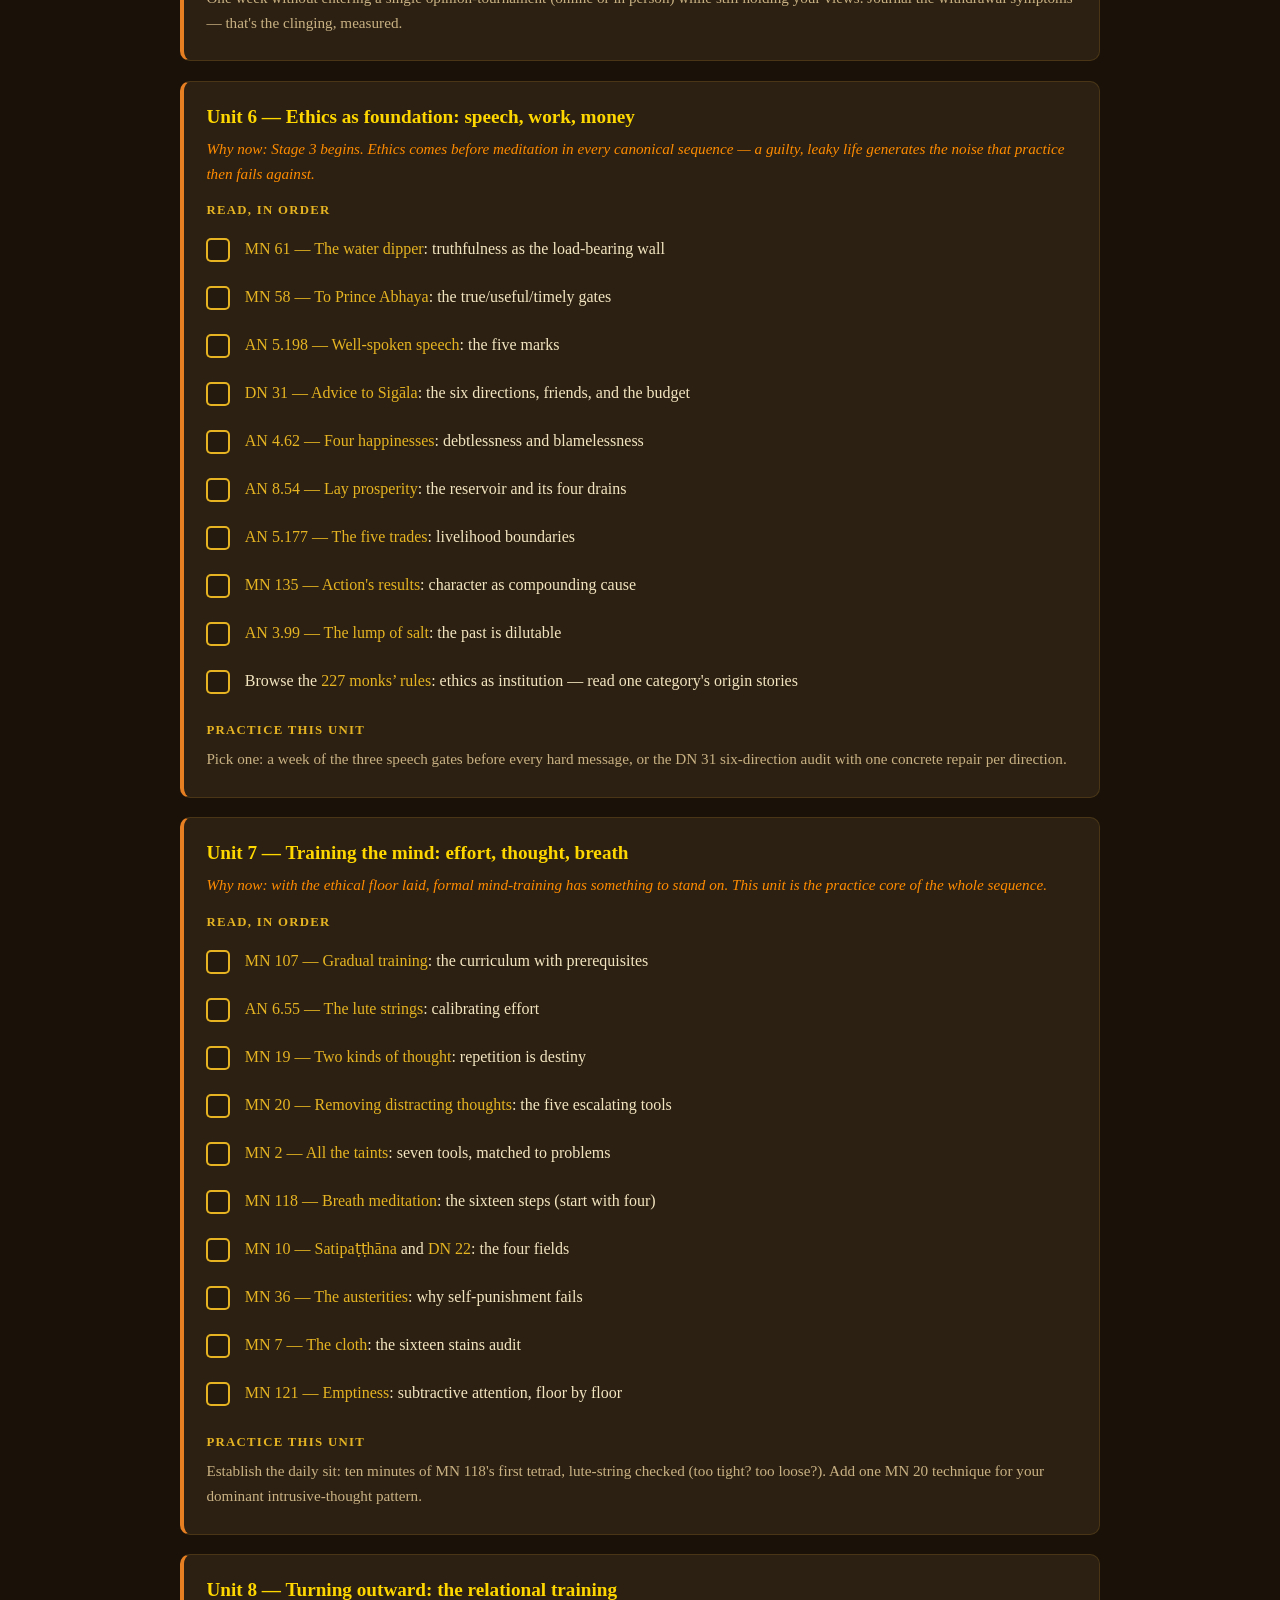
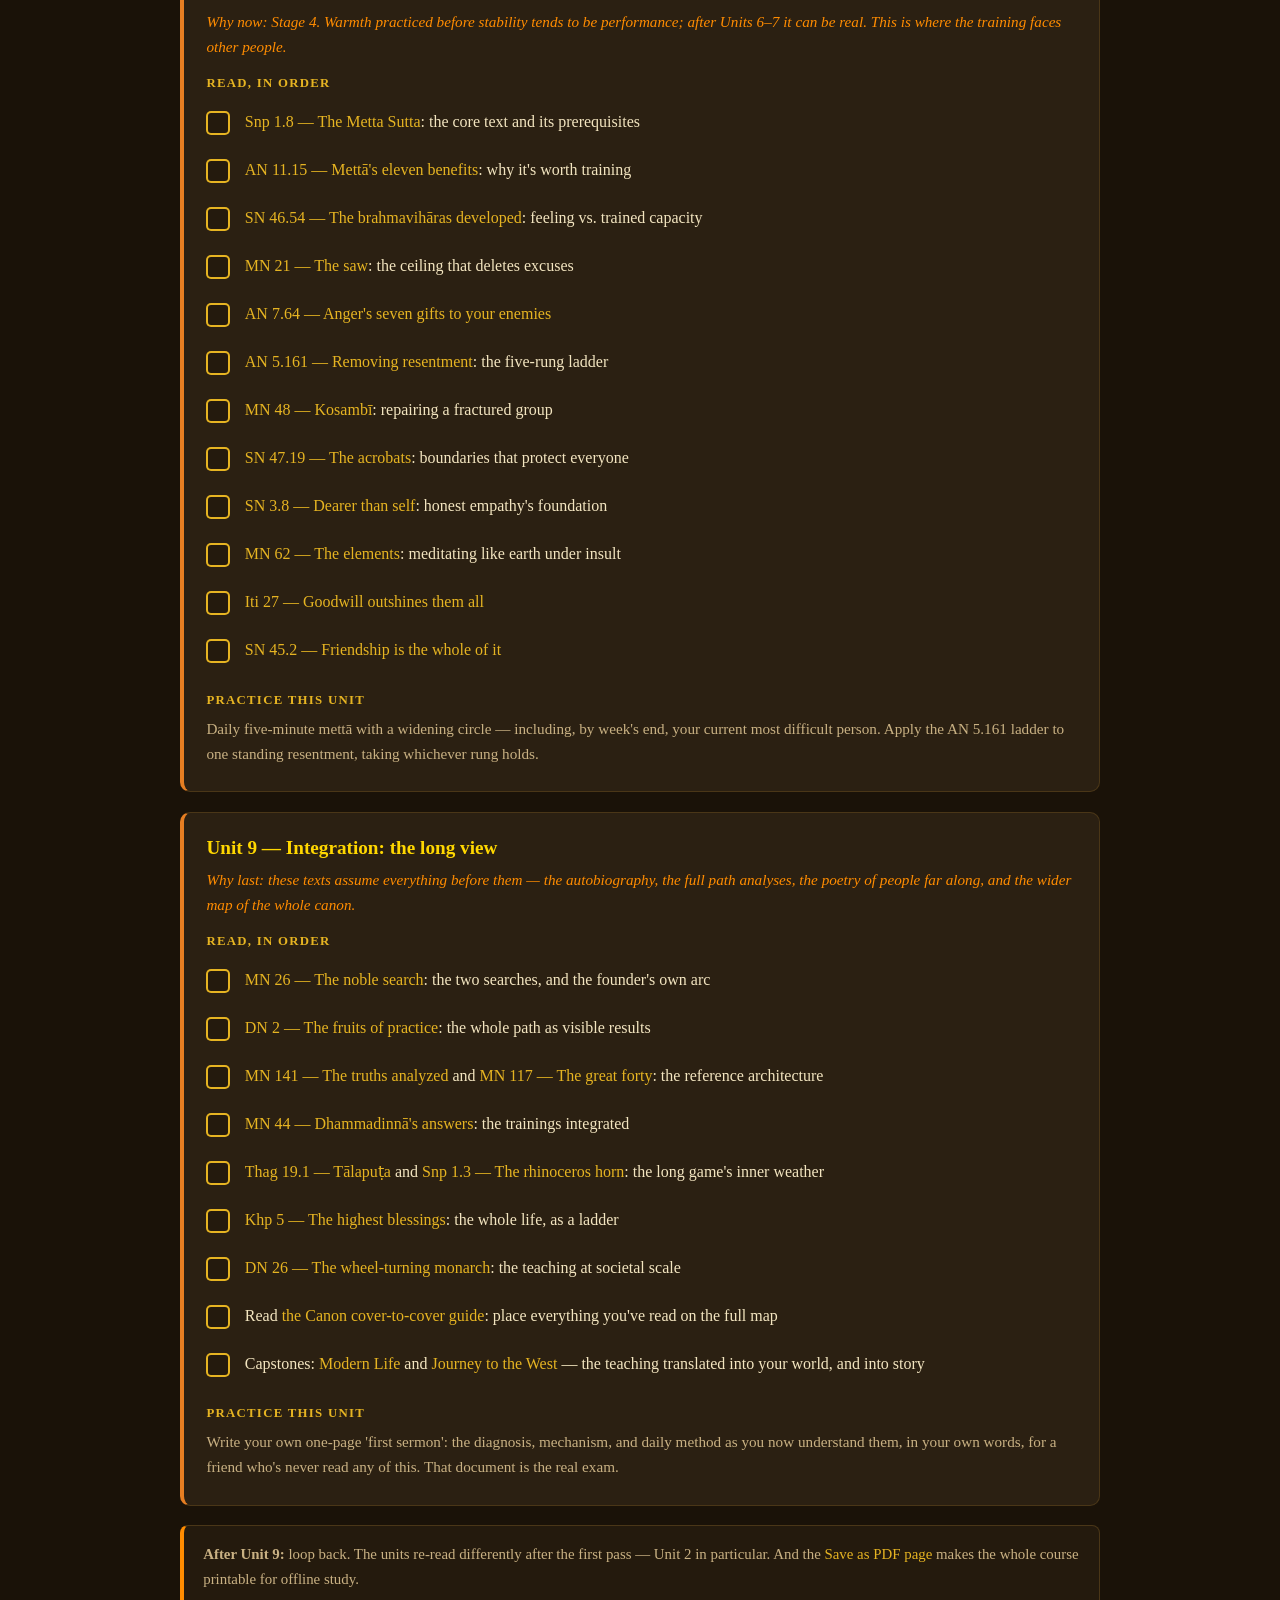
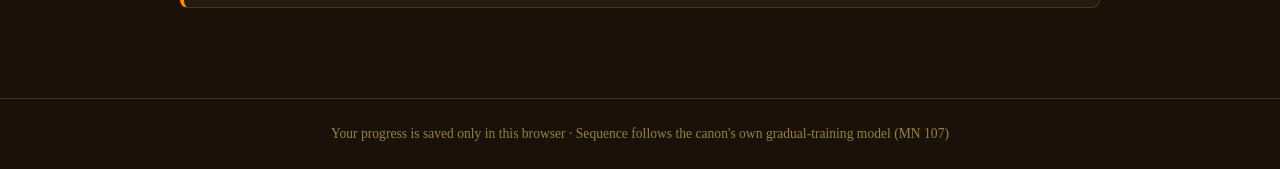
<file: study.html>
<!DOCTYPE html>
<html lang="en">
<head>
<meta charset="UTF-8">
<meta name="viewport" content="width=device-width, initial-scale=1.0">
<title>Guided Study — Buddhism Study</title>
<link rel="stylesheet" href="css/styles.css">
<link rel="stylesheet" href="css/game.css">
<style>
/* Guided Study: the reading boxes as 48px targets, and one plain line about what a tick does.
   Colours come only from the variables in css/styles.css. Reading text uses --text. */
.tick-note { margin: -.7rem 0 1.2rem; color: var(--text); font-size: 1.05rem; line-height: 1.5; }

@media screen {
  .unit ul.readings li { align-items: flex-start; gap: .15rem; margin-bottom: 0; }
  .unit ul.readings li > span { padding: 10px 0; color: var(--text); }
  /* The box is drawn 24px wide inside a clear 12px edge, so the whole target is 48px. */
  .unit input[type="checkbox"] {
    -webkit-appearance: none;
    appearance: none;
    width: 48px;
    height: 48px;
    margin: 0 0 0 -12px;
    border: 12px solid transparent;
    border-radius: 17px;
    background-color: var(--bg-soft);
    background-clip: padding-box;
    box-shadow: inset 0 0 0 2px var(--gold-soft);
    transform: none;
    cursor: pointer;
  }
  .unit input[type="checkbox"]:hover { box-shadow: inset 0 0 0 2px var(--gold); }
  /* Ticked: a filled box with a dark check, so shape as well as colour shows it. */
  .unit input[type="checkbox"]:checked {
    background-color: var(--gold-soft);
    background-image: url("data:image/svg+xml,%3Csvg xmlns='http://www.w3.org/2000/svg' viewBox='0 0 24 24'%3E%3Cpath d='M5 12.5l4.5 4.5L19 7.5' fill='none' stroke='%231a1208' stroke-width='3.2' stroke-linecap='round' stroke-linejoin='round'/%3E%3C/svg%3E");
    background-repeat: no-repeat;
    background-position: center;
    background-size: 20px 20px;
  }
  .unit input[type="checkbox"]:focus-visible { outline-offset: -8px; }
}
</style>
</head>
<body>

<header class="site-header">
  <span class="wheel" aria-hidden="true">☸</span>
  <h1>Guided Study</h1>
  <p class="subtitle">The whole site in logical sequence — nine units from first contact to integration</p>
  <nav class="site-nav">
    <a href="index.html">Home</a>
    <a href="trail.html">The Trail</a>
    <a href="profile.html">My Journey</a>
    <a href="glossary.html">Glossary</a>
    <a href="curriculum.html">Curriculum</a>
    <a href="study.html" class="active" aria-current="page">Guided Study</a>
    <a href="canon.html">The Canon</a>
    <a href="suttas.html">Sutta Library</a>
    <a href="vinaya.html">Monks’ Rules</a>
    <a href="themes.html">Modern Life</a>
    <a href="journey.html">Journey West</a>
    <a href="everything.html">Save as PDF</a>
  </nav>
</header>

<main>

<div class="progress-wrap no-print">
  <div class="progress-bar" aria-hidden="true"><div class="progress-fill" id="pfill"></div></div>
  <div class="progress-label" id="plabel">0 of 67 readings complete</div>
</div>

<div class="note-box">
  <strong>How this works.</strong> Each unit builds on the last — the order follows the
  <a href="curriculum.html">four-stage curriculum</a>: first see the problem clearly, then
  understand its machinery, then train, then turn outward. Check off readings as you go
  (progress is saved in your browser). Suggested pace: one unit per week or two, reading each
  text's card in the <a href="suttas.html">library</a> and doing the unit's practice before
  moving on. Don't rush units 1–2; everything later stands on them.
</div>

<p class="tick-note no-print">
  A tick marks that reading’s library card as read. Marking the card as read in the library ticks it here too.
  <span class="game-only">10 points for each card, counted once.</span>
</p>

<section class="unit" data-unit="1">
  <h3>Unit 1 — First Contact: the shape of the problem</h3>
  <p class="unit-why">Why first: the entire teaching is a response to one diagnosis. Until the diagnosis feels personally true — not gloomy, just accurate — the rest reads as philosophy.</p>
  <h4>Read, in order</h4>
  <ul class="readings">
    <li><input type="checkbox" data-r="u1-1"><span><a href="suttas.html#sn56.11">SN 56.11 — The first sermon</a>: the whole system in one page</span></li>
    <li><input type="checkbox" data-r="u1-2"><span><a href="suttas.html#sn36.6">SN 36.6 — The two arrows</a>: pain vs. suffering</span></li>
    <li><input type="checkbox" data-r="u1-3"><span><a href="suttas.html#an8.6">AN 8.6 — The eight worldly winds</a>: the weather system of a life</span></li>
    <li><input type="checkbox" data-r="u1-4"><span><a href="suttas.html#an5.57">AN 5.57 — The five daily recollections</a>: the facts under the denial</span></li>
    <li><input type="checkbox" data-r="u1-5"><span><a href="suttas.html#dhp">Dhammapada — essential verses</a>: the pocket version</span></li>
  </ul>
  <h4>Practice this unit</h4>
  <p>Two-arrow journaling: once a day, take one unpleasant moment and write down what was the first arrow and what you added. Say the five recollections each morning — ninety seconds.</p>
</section>

<section class="unit" data-unit="2">
  <h3>Unit 2 — Impermanence, loss, and mortality</h3>
  <p class="unit-why">Why now: Unit 1 named the mechanism; this unit takes it to full scale — love, grief, death — before the analysis gets technical. The teaching earns trust here or nowhere.</p>
  <h4>Read, in order</h4>
  <ul class="readings">
    <li><input type="checkbox" data-r="u2-1"><span><a href="suttas.html#mn87">MN 87 — Born from the beloved</a>: what love costs, said out loud</span></li>
    <li><input type="checkbox" data-r="u2-2"><span><a href="suttas.html#thig10.1">Thig 10.1 — Kisāgotamī and the mustard seed</a>: grief's actual cure</span></li>
    <li><input type="checkbox" data-r="u2-3"><span><a href="suttas.html#sn15.3">SN 15.3 — The tears</a>: your loss in species-scale perspective</span></li>
    <li><input type="checkbox" data-r="u2-4"><span><a href="suttas.html#dn16">DN 16 — The Buddha's last days</a>: the founder exempts himself from nothing</span></li>
    <li><input type="checkbox" data-r="u2-5"><span><a href="suttas.html#mn131">MN 131 — One fine night</a>: urgency without panic</span></li>
  </ul>
  <h4>Practice this unit</h4>
  <p>Run Queen Mallikā's questions (from MN 87's frame) on your own beloveds — and let the answer convert into one act of present appreciation per day rather than dread.</p>
</section>

<section class="unit" data-unit="3">
  <h3>Unit 3 — The engine room: how suffering assembles</h3>
  <p class="unit-why">Why now: with the problem felt, open the hood. This is Stage 2's machinery — craving, the causal chain, and the runaway story-factory.</p>
  <h4>Read, in order</h4>
  <ul class="readings">
    <li><input type="checkbox" data-r="u3-1"><span><a href="suttas.html#mn9">MN 9 — Right view</a>: acts, roots, and the map of wholesome/unwholesome</span></li>
    <li><input type="checkbox" data-r="u3-2"><span><a href="suttas.html#sn12.2">SN 12.2 — Dependent origination analyzed</a>: the twelve-link supply chain</span></li>
    <li><input type="checkbox" data-r="u3-3"><span><a href="suttas.html#mn18">MN 18 — The honey-ball</a>: papañca, the proliferation cascade</span></li>
    <li><input type="checkbox" data-r="u3-4"><span><a href="suttas.html#sn12.61">SN 12.61 — The monkey mind</a>: why the mind is the worst place to look for a self</span></li>
    <li><input type="checkbox" data-r="u3-5"><span><a href="suttas.html#dn15">DN 15 — The great causes</a>: the chain scaled up to social conflict</span></li>
  </ul>
  <h4>Practice this unit</h4>
  <p>Reverse-engineer one bad evening through the links: contact → feeling → craving → clinging → the fight. Find your personal handoff point — the moment feeling became craving.</p>
</section>

<section class="unit" data-unit="4">
  <h3>Unit 4 — Not-self: the owner who isn't there</h3>
  <p class="unit-why">Why now: not-self without Units 1–3 sounds like nihilism; after them it's just the chain's last link examined. The hardest idea, placed where it can land.</p>
  <h4>Read, in order</h4>
  <ul class="readings">
    <li><input type="checkbox" data-r="u4-1"><span><a href="suttas.html#sn22.59">SN 22.59 — The not-self characteristic</a>: the control argument</span></li>
    <li><input type="checkbox" data-r="u4-2"><span><a href="suttas.html#milinda">Mil — Milinda's chariot</a>: person as configuration, not essence</span></li>
    <li><input type="checkbox" data-r="u4-3"><span><a href="suttas.html#ud1.10">Ud 1.10 — Bāhiya</a>: perception without a proprietor</span></li>
    <li><input type="checkbox" data-r="u4-4"><span><a href="suttas.html#sn5.2">SN 5.2 — Somā's answer</a>: identity-fixation is the hook doubt uses</span></li>
    <li><input type="checkbox" data-r="u4-5"><span><a href="suttas.html#sn35.28">SN 35.28 — The fire sermon</a>: the senses as combustion</span></li>
  </ul>
  <h4>Practice this unit</h4>
  <p>Language experiment for one week: "anger is present" instead of "I am angry"; "the 11 p.m. mind" instead of "the truth." Watch what changes when states stop being verdicts about a self.</p>
</section>

<section class="unit" data-unit="5">
  <h3>Unit 5 — Views, opinions, and honest thinking</h3>
  <p class="unit-why">Why now: armed with not-self, you can examine the most defended possession of all — your opinions — without it feeling like an attack.</p>
  <h4>Read, in order</h4>
  <ul class="readings">
    <li><input type="checkbox" data-r="u5-1"><span><a href="suttas.html#an3.65">AN 3.65 — The Kālāmas</a>: how to vet any claim, including these</span></li>
    <li><input type="checkbox" data-r="u5-2"><span><a href="suttas.html#ud6.4">Ud 6.4 — The blind men and the elephant</a>: honest data, partial contact</span></li>
    <li><input type="checkbox" data-r="u5-3"><span><a href="suttas.html#snp4">Snp 4 — The Aṭṭhakavagga</a>: the oldest voice, on view-clinging</span></li>
    <li><input type="checkbox" data-r="u5-4"><span><a href="suttas.html#mn22">MN 22 — The water-snake and the raft</a>: even truth, wrongly held, injures</span></li>
    <li><input type="checkbox" data-r="u5-5"><span><a href="suttas.html#mn63">MN 63 — The poisoned arrow</a>: triaging questions by usefulness</span></li>
    <li><input type="checkbox" data-r="u5-6"><span><a href="suttas.html#dn1">DN 1 — The net of views</a>: the full 62-position field guide</span></li>
  </ul>
  <h4>Practice this unit</h4>
  <p>One week without entering a single opinion-tournament (online or in person) while still holding your views. Journal the withdrawal symptoms — that's the clinging, measured.</p>
</section>

<section class="unit" data-unit="6">
  <h3>Unit 6 — Ethics as foundation: speech, work, money</h3>
  <p class="unit-why">Why now: Stage 3 begins. Ethics comes before meditation in every canonical sequence — a guilty, leaky life generates the noise that practice then fails against.</p>
  <h4>Read, in order</h4>
  <ul class="readings">
    <li><input type="checkbox" data-r="u6-1"><span><a href="suttas.html#mn61">MN 61 — The water dipper</a>: truthfulness as the load-bearing wall</span></li>
    <li><input type="checkbox" data-r="u6-2"><span><a href="suttas.html#mn58">MN 58 — To Prince Abhaya</a>: the true/useful/timely gates</span></li>
    <li><input type="checkbox" data-r="u6-3"><span><a href="suttas.html#an5.198">AN 5.198 — Well-spoken speech</a>: the five marks</span></li>
    <li><input type="checkbox" data-r="u6-4"><span><a href="suttas.html#dn31">DN 31 — Advice to Sigāla</a>: the six directions, friends, and the budget</span></li>
    <li><input type="checkbox" data-r="u6-5"><span><a href="suttas.html#an4.62">AN 4.62 — Four happinesses</a>: debtlessness and blamelessness</span></li>
    <li><input type="checkbox" data-r="u6-6"><span><a href="suttas.html#an8.54">AN 8.54 — Lay prosperity</a>: the reservoir and its four drains</span></li>
    <li><input type="checkbox" data-r="u6-7"><span><a href="suttas.html#an5.177">AN 5.177 — The five trades</a>: livelihood boundaries</span></li>
    <li><input type="checkbox" data-r="u6-8"><span><a href="suttas.html#mn135">MN 135 — Action's results</a>: character as compounding cause</span></li>
    <li><input type="checkbox" data-r="u6-9"><span><a href="suttas.html#an3.99">AN 3.99 — The lump of salt</a>: the past is dilutable</span></li>
    <li><input type="checkbox" data-r="u6-10"><span>Browse the <a href="vinaya.html">227 monks’ rules</a>: ethics as institution — read one category's origin stories</span></li>
  </ul>
  <h4>Practice this unit</h4>
  <p>Pick one: a week of the three speech gates before every hard message, or the DN 31 six-direction audit with one concrete repair per direction.</p>
</section>

<section class="unit" data-unit="7">
  <h3>Unit 7 — Training the mind: effort, thought, breath</h3>
  <p class="unit-why">Why now: with the ethical floor laid, formal mind-training has something to stand on. This unit is the practice core of the whole sequence.</p>
  <h4>Read, in order</h4>
  <ul class="readings">
    <li><input type="checkbox" data-r="u7-1"><span><a href="suttas.html#mn107">MN 107 — Gradual training</a>: the curriculum with prerequisites</span></li>
    <li><input type="checkbox" data-r="u7-2"><span><a href="suttas.html#an6.55">AN 6.55 — The lute strings</a>: calibrating effort</span></li>
    <li><input type="checkbox" data-r="u7-3"><span><a href="suttas.html#mn19">MN 19 — Two kinds of thought</a>: repetition is destiny</span></li>
    <li><input type="checkbox" data-r="u7-4"><span><a href="suttas.html#mn20">MN 20 — Removing distracting thoughts</a>: the five escalating tools</span></li>
    <li><input type="checkbox" data-r="u7-5"><span><a href="suttas.html#mn2">MN 2 — All the taints</a>: seven tools, matched to problems</span></li>
    <li><input type="checkbox" data-r="u7-6"><span><a href="suttas.html#mn118">MN 118 — Breath meditation</a>: the sixteen steps (start with four)</span></li>
    <li><input type="checkbox" data-r="u7-7"><span><a href="suttas.html#mn10">MN 10 — Satipaṭṭhāna</a> and <a href="suttas.html#dn22">DN 22</a>: the four fields</span></li>
    <li><input type="checkbox" data-r="u7-8"><span><a href="suttas.html#mn36">MN 36 — The austerities</a>: why self-punishment fails</span></li>
    <li><input type="checkbox" data-r="u7-9"><span><a href="suttas.html#mn7">MN 7 — The cloth</a>: the sixteen stains audit</span></li>
    <li><input type="checkbox" data-r="u7-10"><span><a href="suttas.html#mn121">MN 121 — Emptiness</a>: subtractive attention, floor by floor</span></li>
  </ul>
  <h4>Practice this unit</h4>
  <p>Establish the daily sit: ten minutes of MN 118's first tetrad, lute-string checked (too tight? too loose?). Add one MN 20 technique for your dominant intrusive-thought pattern.</p>
</section>

<section class="unit" data-unit="8">
  <h3>Unit 8 — Turning outward: the relational training</h3>
  <p class="unit-why">Why now: Stage 4. Warmth practiced before stability tends to be performance; after Units 6–7 it can be real. This is where the training faces other people.</p>
  <h4>Read, in order</h4>
  <ul class="readings">
    <li><input type="checkbox" data-r="u8-1"><span><a href="suttas.html#snp1.8">Snp 1.8 — The Metta Sutta</a>: the core text and its prerequisites</span></li>
    <li><input type="checkbox" data-r="u8-2"><span><a href="suttas.html#an11.15">AN 11.15 — Mettā's eleven benefits</a>: why it's worth training</span></li>
    <li><input type="checkbox" data-r="u8-3"><span><a href="suttas.html#sn46.54">SN 46.54 — The brahmavihāras developed</a>: feeling vs. trained capacity</span></li>
    <li><input type="checkbox" data-r="u8-4"><span><a href="suttas.html#mn21">MN 21 — The saw</a>: the ceiling that deletes excuses</span></li>
    <li><input type="checkbox" data-r="u8-5"><span><a href="suttas.html#an7.64">AN 7.64 — Anger's seven gifts to your enemies</a></span></li>
    <li><input type="checkbox" data-r="u8-6"><span><a href="suttas.html#an5.161">AN 5.161 — Removing resentment</a>: the five-rung ladder</span></li>
    <li><input type="checkbox" data-r="u8-7"><span><a href="suttas.html#mn48">MN 48 — Kosambī</a>: repairing a fractured group</span></li>
    <li><input type="checkbox" data-r="u8-8"><span><a href="suttas.html#sn47.19">SN 47.19 — The acrobats</a>: boundaries that protect everyone</span></li>
    <li><input type="checkbox" data-r="u8-9"><span><a href="suttas.html#sn3.8">SN 3.8 — Dearer than self</a>: honest empathy's foundation</span></li>
    <li><input type="checkbox" data-r="u8-10"><span><a href="suttas.html#mn62">MN 62 — The elements</a>: meditating like earth under insult</span></li>
    <li><input type="checkbox" data-r="u8-11"><span><a href="suttas.html#iti27">Iti 27 — Goodwill outshines them all</a></span></li>
    <li><input type="checkbox" data-r="u8-12"><span><a href="suttas.html#sn45.2">SN 45.2 — Friendship is the whole of it</a></span></li>
  </ul>
  <h4>Practice this unit</h4>
  <p>Daily five-minute mettā with a widening circle — including, by week's end, your current most difficult person. Apply the AN 5.161 ladder to one standing resentment, taking whichever rung holds.</p>
</section>

<section class="unit" data-unit="9">
  <h3>Unit 9 — Integration: the long view</h3>
  <p class="unit-why">Why last: these texts assume everything before them — the autobiography, the full path analyses, the poetry of people far along, and the wider map of the whole canon.</p>
  <h4>Read, in order</h4>
  <ul class="readings">
    <li><input type="checkbox" data-r="u9-1"><span><a href="suttas.html#mn26">MN 26 — The noble search</a>: the two searches, and the founder's own arc</span></li>
    <li><input type="checkbox" data-r="u9-2"><span><a href="suttas.html#dn2">DN 2 — The fruits of practice</a>: the whole path as visible results</span></li>
    <li><input type="checkbox" data-r="u9-3"><span><a href="suttas.html#mn141">MN 141 — The truths analyzed</a> and <a href="suttas.html#mn117">MN 117 — The great forty</a>: the reference architecture</span></li>
    <li><input type="checkbox" data-r="u9-4"><span><a href="suttas.html#mn44">MN 44 — Dhammadinnā's answers</a>: the trainings integrated</span></li>
    <li><input type="checkbox" data-r="u9-5"><span><a href="suttas.html#thag19.1">Thag 19.1 — Tālapuṭa</a> and <a href="suttas.html#snp1.3">Snp 1.3 — The rhinoceros horn</a>: the long game's inner weather</span></li>
    <li><input type="checkbox" data-r="u9-6"><span><a href="suttas.html#khp5">Khp 5 — The highest blessings</a>: the whole life, as a ladder</span></li>
    <li><input type="checkbox" data-r="u9-7"><span><a href="suttas.html#dn26">DN 26 — The wheel-turning monarch</a>: the teaching at societal scale</span></li>
    <li><input type="checkbox" data-r="u9-8"><span>Read <a href="canon.html">the Canon cover-to-cover guide</a>: place everything you've read on the full map</span></li>
    <li><input type="checkbox" data-r="u9-9"><span>Capstones: <a href="themes.html">Modern Life</a> and <a href="journey.html">Journey to the West</a> — the teaching translated into your world, and into story</span></li>
  </ul>
  <h4>Practice this unit</h4>
  <p>Write your own one-page 'first sermon': the diagnosis, mechanism, and daily method as you now understand them, in your own words, for a friend who's never read any of this. That document is the real exam.</p>
</section>

<div class="note-box">
  <strong>After Unit 9:</strong> loop back. The units re-read differently after the first pass —
  Unit 2 in particular. And the <a href="everything.html">Save as PDF page</a> makes the whole
  course printable for offline study.
</div>

</main>

<footer class="site-footer">
  Your progress is saved only in this browser · Sequence follows the canon's own gradual-training model (MN 107)
</footer>

<script src="js/data/game-config.js"></script>
<script src="js/game.js"></script>
<script src="js/site.js"></script>
<script>
/* Guided Study boxes. The engine (js/game.js) keeps the ticks: each box shows
   Game.studyChecked(key), and a change calls Game.studyTick(key, checked). Ticking a box marks
   its library cards as read, and reading those cards in the library ticks the box.
   Un-ticking clears only the tick. Ticks from before the game are carried over by the engine. */
(function () {
  "use strict";
  var G = window.Game && typeof window.Game.studyTick === "function" &&
    typeof window.Game.studyChecked === "function" ? window.Game : null;
  var boxes = document.querySelectorAll('input[type="checkbox"][data-r]');
  var fill = document.getElementById("pfill");
  var label = document.getElementById("plabel");

  function each(fn) {
    var i;
    for (i = 0; i < boxes.length; i++) { fn(boxes[i]); }
  }

  function update() {
    var done = 0, pct;
    each(function (b) { if (b.checked) { done++; } });
    pct = boxes.length ? Math.round(done * 100 / boxes.length) : 0;
    fill.style.width = pct + "%";
    label.textContent = done + " of " + boxes.length + " readings complete (" + pct + "%)";
  }

  /* Shows what the engine holds. Runs at the start and whenever the engine changes. */
  function paint() {
    if (G) {
      each(function (b) { b.checked = G.studyChecked(b.getAttribute("data-r")) === true; });
    }
    update();
  }

  each(function (b) {
    var key = b.getAttribute("data-r");
    var text = b.nextElementSibling;
    /* The words beside a box are its name, so a screen reader says which reading it is. */
    if (text && text.tagName === "SPAN") {
      if (!text.id) { text.id = "reading-" + key; }
      b.setAttribute("aria-labelledby", text.id);
    }
    b.addEventListener("change", function () {
      if (G) { G.studyTick(key, b.checked); }
      paint();
    });
  });

  paint();
  if (G && typeof G.on === "function") { G.on("change", paint); }
})();
</script>

</body>
</html>
</file>
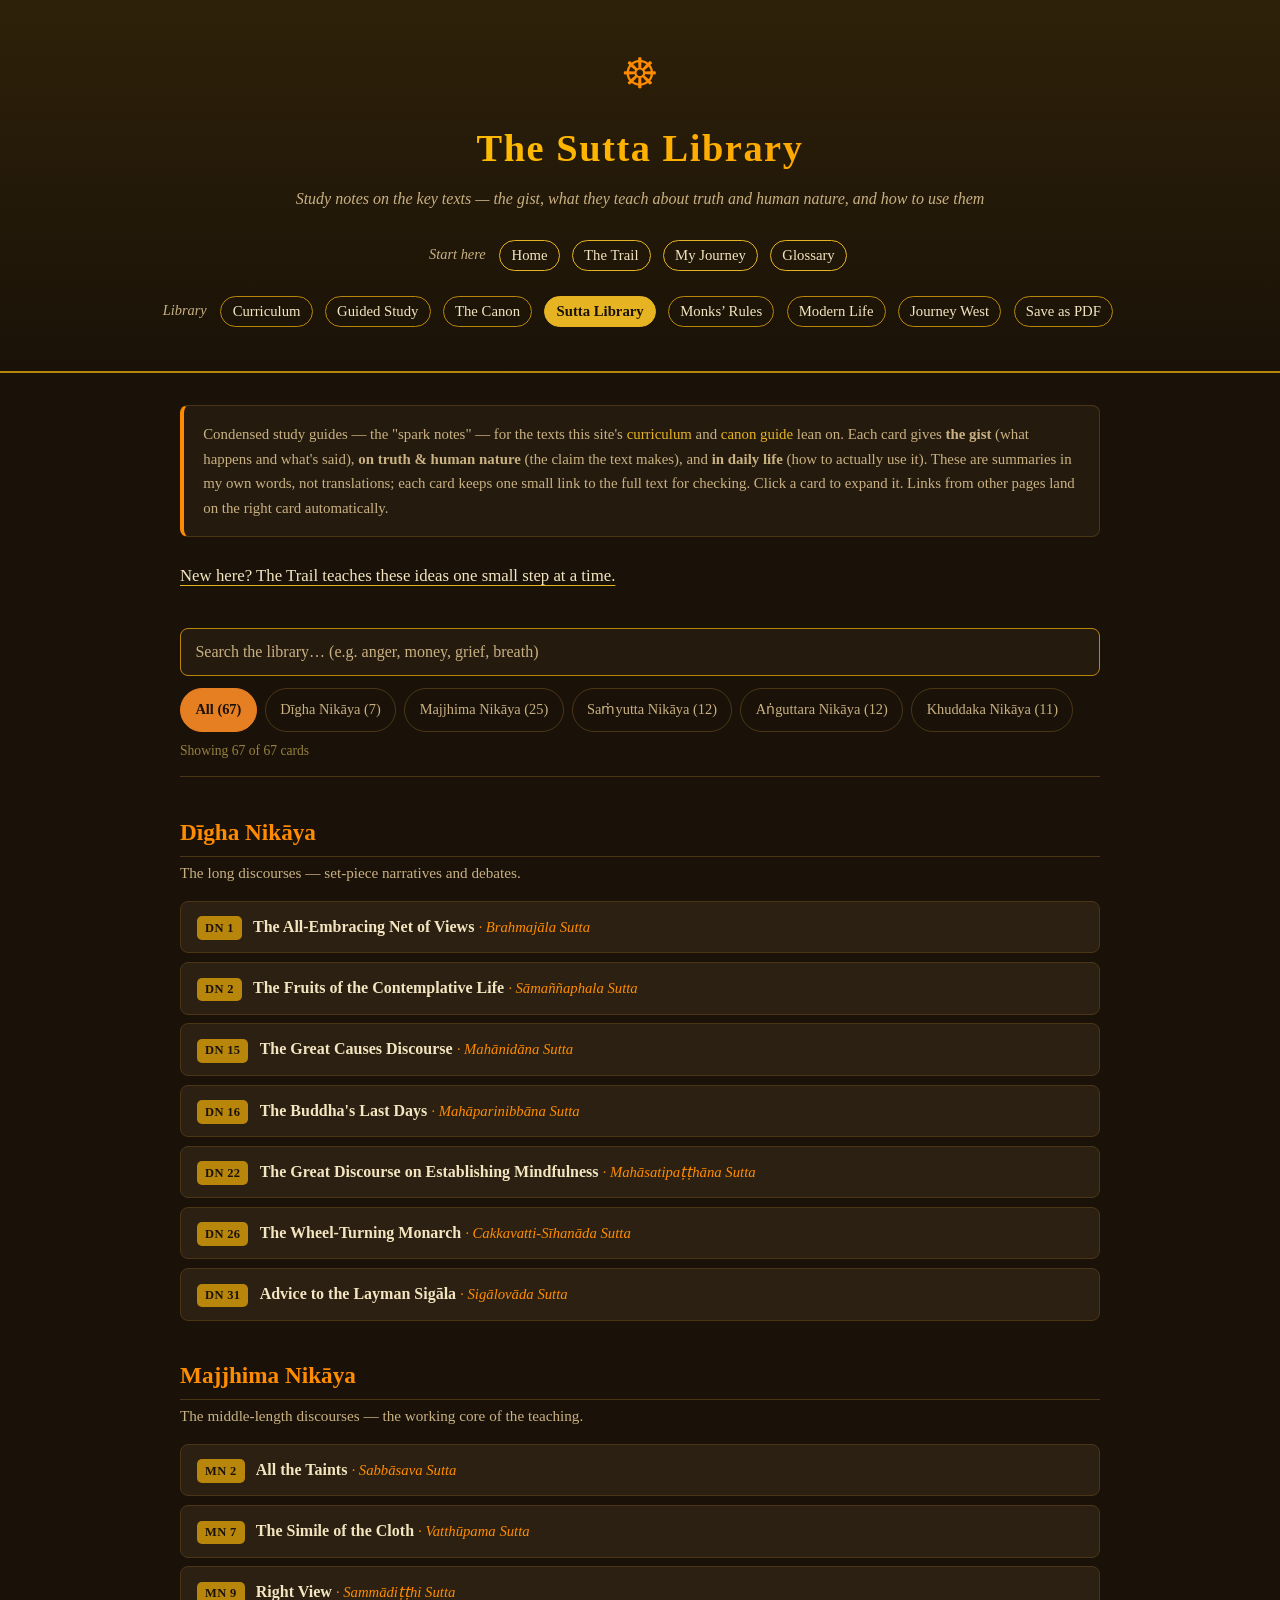
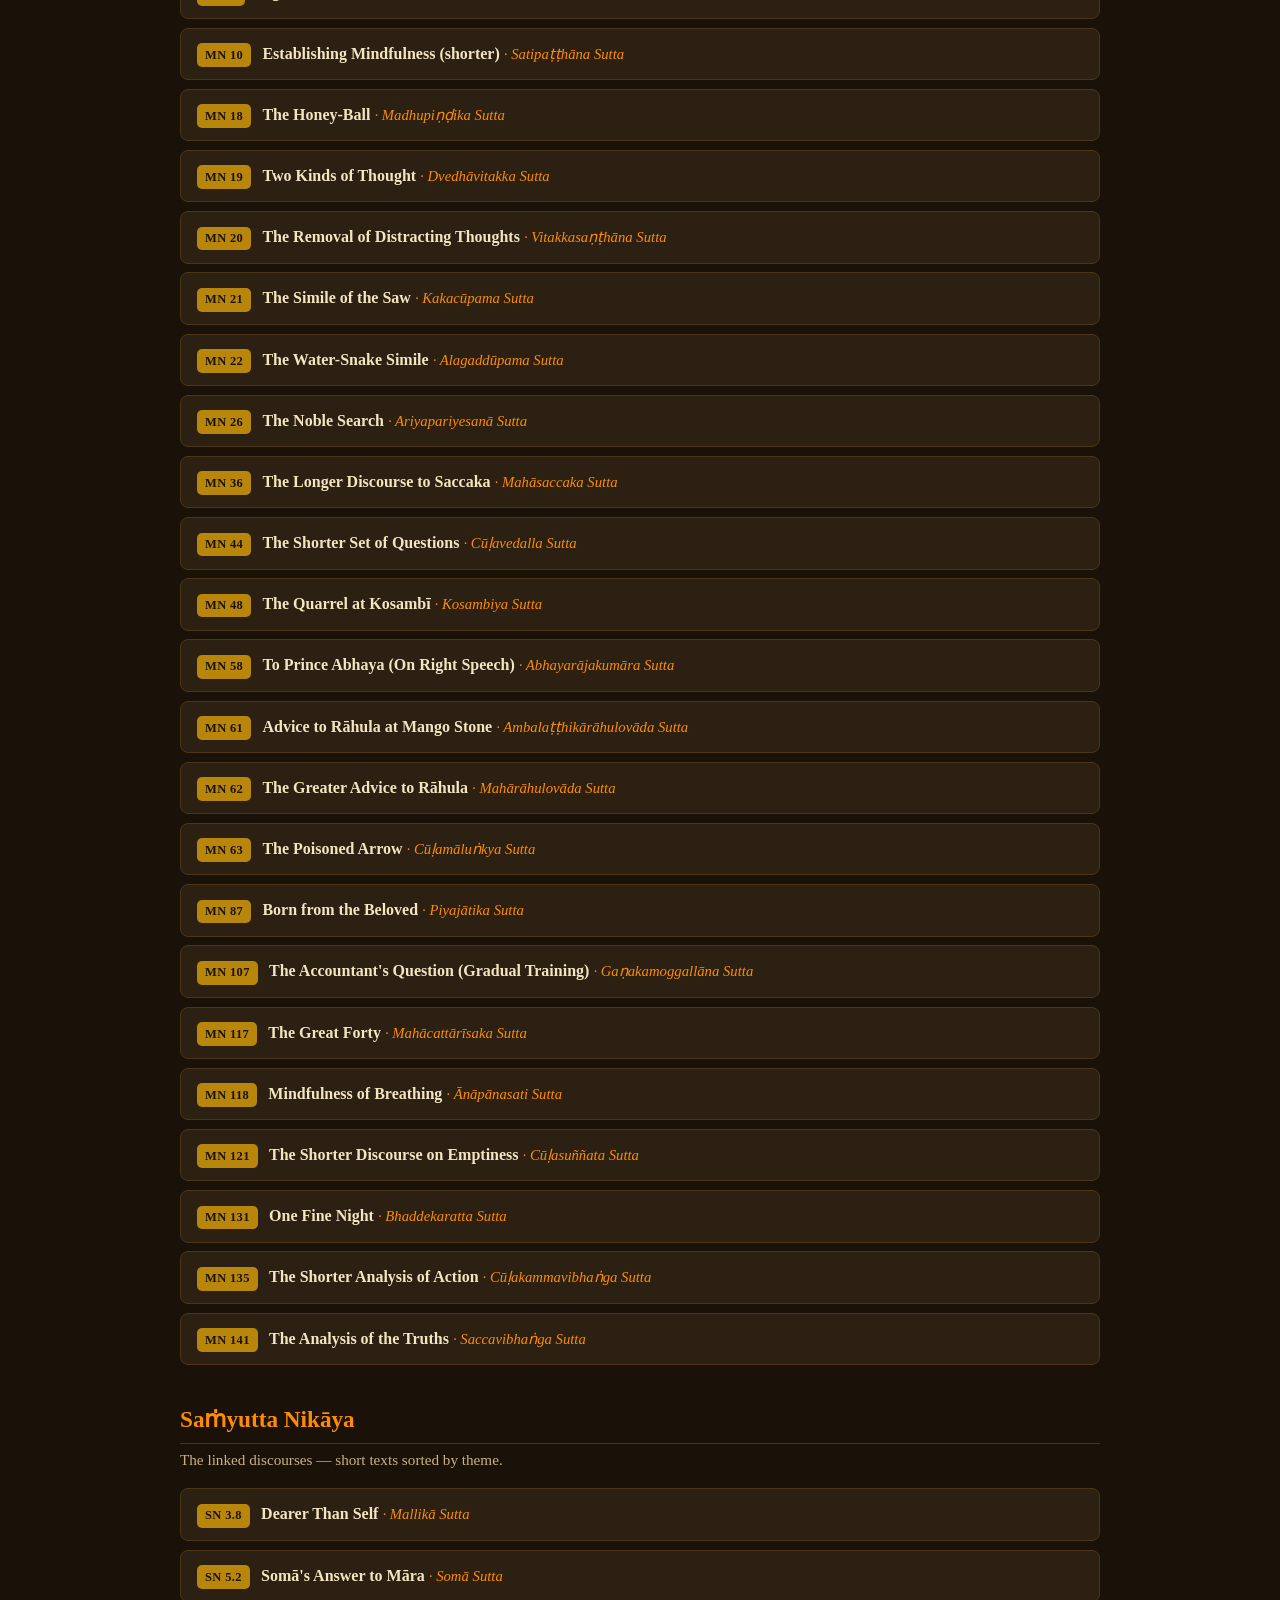
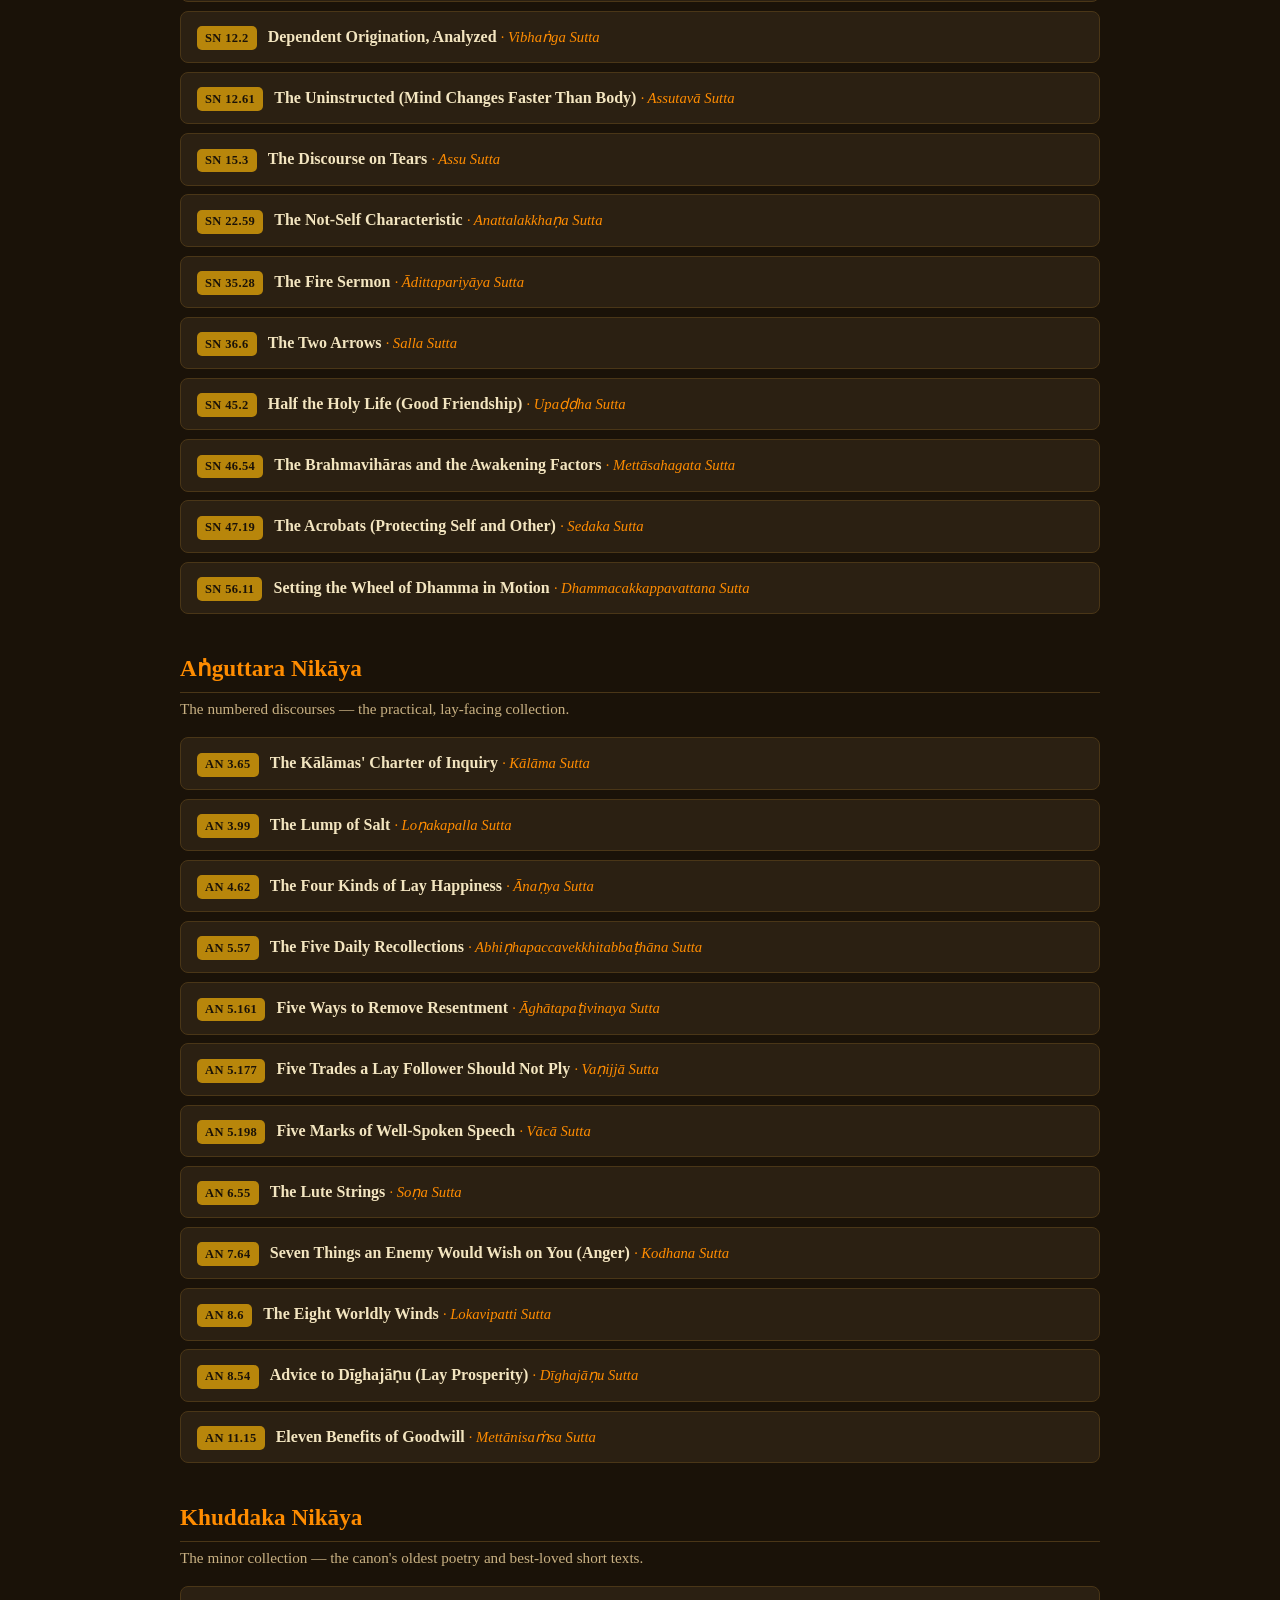
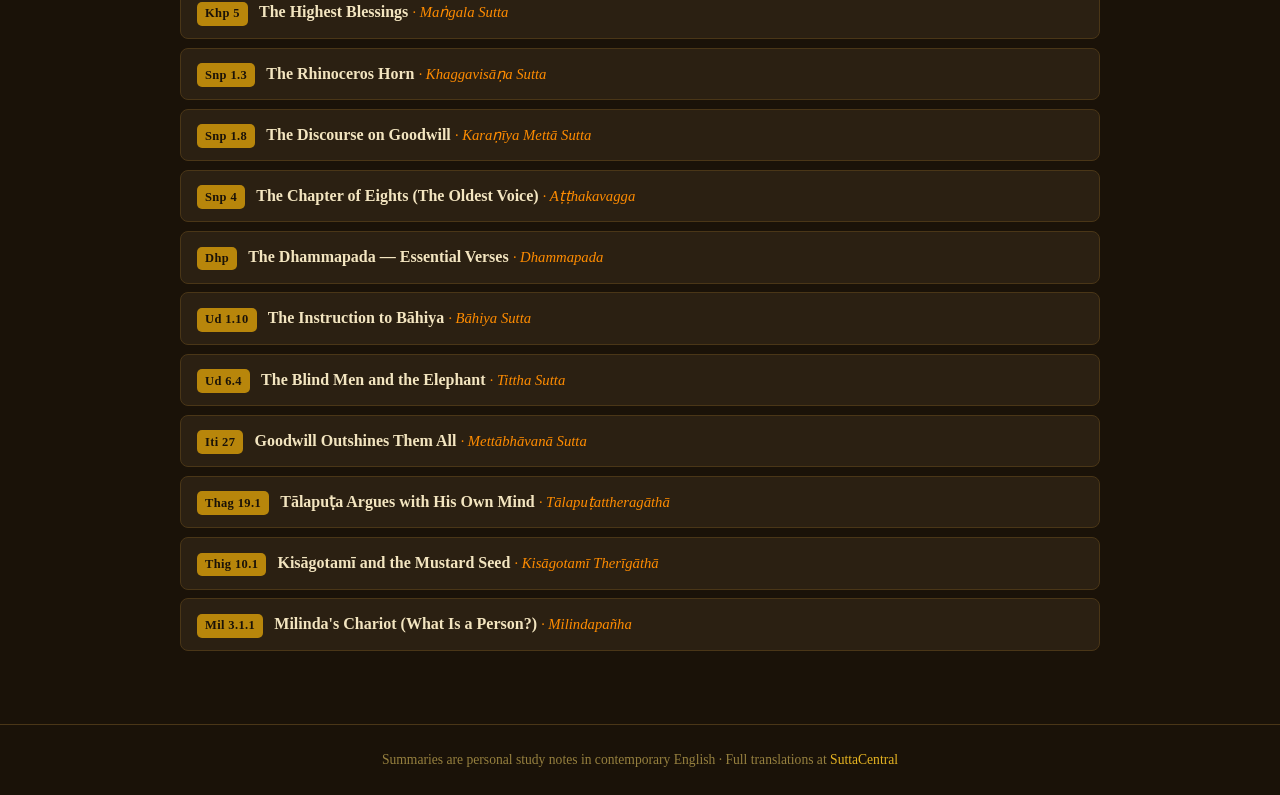
<file: suttas.html>
<!DOCTYPE html>
<html lang="en">
<head>
<meta charset="UTF-8">
<meta name="viewport" content="width=device-width, initial-scale=1.0">
<title>Sutta Library — Buddhism Study</title>
<link rel="stylesheet" href="css/styles.css">
<link rel="stylesheet" href="css/game.css">
<style>
/* Sutta Library: the game layer's pieces on this page.
   Colours come only from the variables in css/styles.css. Reading text uses --text. */

#search:focus-visible { outline: 3px solid var(--orange); outline-offset: 2px; }

/* the one calm line under the intro */
.trail-hint { margin: -.7rem 0 .9rem; }
.trail-hint a {
  display: inline-flex;
  align-items: center;
  min-height: 48px;
  color: var(--text);
  font-size: 1.05rem;
  line-height: 1.45;
  text-decoration: underline;
  text-decoration-color: var(--gold-soft);
  text-underline-offset: .22em;
}
.trail-hint a:hover { color: var(--gold); }
.read-count { margin: -.6rem 0 1rem; color: var(--text); font-size: 1rem; }
.read-count:empty { display: none; }

/* a deep link lands below the search bar, not under it */
details.rule { scroll-margin-top: 11rem; }

/* "Read" in the summary line: a check and a word, never colour alone */
.read-mark {
  display: inline-flex;
  flex: 0 0 auto;
  align-items: center;
  gap: .3rem;
  margin-left: auto;
  padding: .05rem .6rem;
  border: 1px solid var(--dark-yellow);
  border-radius: 999px;
  color: var(--text);
  font-size: .85rem;
  font-weight: bold;
  white-space: nowrap;
}
.read-mark[hidden] { display: none; }
.card-tick { color: var(--gold); font-weight: bold; }

/* "In plain words": the soft landing at the top of an open card */
.plain-words {
  margin: .9rem 0 .3rem;
  padding: .7rem 1rem .8rem;
  background: var(--bg-soft);
  border-left: 4px solid var(--gold);
  border-radius: 0 8px 8px 0;
}
.rule-body .plain-words h3 { margin-top: 0; }
.rule-body .plain-words p {
  max-width: 40rem;
  color: var(--text);
  font-size: 1.125rem;
  line-height: 1.6;
}

/* the foot of an open card: "I have read this", then one question */
.card-game {
  margin-top: 1.1rem;
  border-top: 1px dashed var(--border);
}
.rule-body .card-done {
  margin-top: .9rem;
  color: var(--text);
  font-size: 1.05rem;
  font-weight: bold;
}
.card-done:focus-visible,
.card-q:focus-visible,
.card-q-done:focus-visible {
  outline: 3px solid var(--orange);
  outline-offset: 4px;
  border-radius: 4px;
}
.rule-body .card-game h3 .points {
  letter-spacing: 0;
  text-transform: none;
  white-space: nowrap;
}

.card-q {
  min-width: 0;
  margin: 0;
  padding: 0;
  border: 0;
}
.card-q legend,
.rule-body .card-q-text {
  max-width: 40rem;
  margin: 0 0 .7rem;
  padding: 0;
  color: var(--text);
  font-size: 1.125rem;
  font-weight: bold;
  line-height: 1.5;
}
.card-q-opts {
  display: flex;
  flex-direction: column;
  gap: 10px;
  max-width: 40rem;
}
.card-q-opt.btn {
  width: 100%;
  padding: .6rem .95rem;
  justify-content: flex-start;
  font-weight: normal;
  text-align: left;
}
/* an option already tried: dashed and marked in words, still open to pick */
.card-q-opt.btn.is-tried {
  border-style: dashed;
  border-color: var(--dark-yellow);
  color: var(--text-dim);
}
.card-q-say { max-width: 40rem; }
.card-q-note,
.card-q-right {
  margin-top: .8rem;
  padding: .7rem 1rem;
  background: var(--bg-soft);
  border-left: 4px solid var(--dark-yellow);
  border-radius: 0 8px 8px 0;
}
.card-q-right { max-width: 40rem; border-left-color: var(--gold); }
.rule-body .card-q-note p,
.rule-body .card-q-right p {
  color: var(--text);
  font-size: 1.05rem;
  line-height: 1.55;
}
.rule-body .card-q-note p + p,
.rule-body .card-q-right p + p { margin-top: .3rem; }

html.large-text .rule-body .plain-words p,
html.large-text .card-q legend,
html.large-text .rule-body .card-q-text { font-size: 1.3rem; }

@media (max-width: 600px) {
  details.rule { scroll-margin-top: 16rem; }
}
</style>
</head>
<body>

<header class="site-header">
  <span class="wheel" aria-hidden="true">☸</span>
  <h1>The Sutta Library</h1>
  <p class="subtitle">Study notes on the key texts — the gist, what they teach about truth and human nature, and how to use them</p>
  <nav class="site-nav">
    <a href="index.html">Home</a>
    <a href="trail.html">The Trail</a>
    <a href="profile.html">My Journey</a>
    <a href="glossary.html">Glossary</a>
    <a href="curriculum.html">Curriculum</a>
    <a href="study.html">Guided Study</a>
    <a href="canon.html">The Canon</a>
    <a href="suttas.html" class="active" aria-current="page">Sutta Library</a>
    <a href="vinaya.html">Monks’ Rules</a>
    <a href="themes.html">Modern Life</a>
    <a href="journey.html">Journey West</a>
    <a href="everything.html">Save as PDF</a>
  </nav>
</header>

<main>
  <div class="note-box">
    Condensed study guides — the "spark notes" — for the texts this site's
    <a href="curriculum.html">curriculum</a> and <a href="canon.html">canon guide</a> lean on.
    Each card gives <strong>the gist</strong> (what happens and what's said),
    <strong>on truth &amp; human nature</strong> (the claim the text makes), and
    <strong>in daily life</strong> (how to actually use it). These are summaries in my own
    words, not translations; each card keeps one small link to the full text for checking.
    Click a card to expand it. Links from other pages land on the right card automatically.
  </div>

  <p class="trail-hint no-print"><a href="trail.html">New here? The Trail teaches these ideas one small step at a time.</a></p>
  <p class="read-count no-print" id="read-count"></p>

  <div class="controls">
    <input id="search" type="search" aria-label="Search the library" placeholder="Search the library… (e.g. anger, money, grief, breath)">
    <div class="cat-filters" id="cat-filters"></div>
    <div class="result-count" id="result-count" aria-live="polite"></div>
  </div>

  <noscript>
    <p class="note-box">This page needs JavaScript to show the cards. Every other page still works.
    A good place to read on is <a href="study.html">Guided Study</a>.</p>
  </noscript>

  <div id="suttas-root"></div>
</main>

<footer class="site-footer">
  Summaries are personal study notes in contemporary English · Full translations at
  <a href="https://suttacentral.net">SuttaCentral</a>
</footer>

<script src="js/data/suttas-dn.js"></script>
<script src="js/data/suttas-mn1.js"></script>
<script src="js/data/suttas-mn2.js"></script>
<script src="js/data/suttas-sn.js"></script>
<script src="js/data/suttas-an.js"></script>
<script src="js/data/suttas-kn.js"></script>
<script src="js/data/suttas-history.js"></script>
<script src="js/data/suttas-easy-dn.js"></script>
<script src="js/data/suttas-easy-mn1.js"></script>
<script src="js/data/suttas-easy-mn2.js"></script>
<script src="js/data/suttas-easy-sn.js"></script>
<script src="js/data/suttas-easy-an.js"></script>
<script src="js/data/suttas-easy-kn.js"></script>
<script src="js/data/game-config.js"></script>
<script src="js/game.js"></script>
<script src="js/site.js"></script>
<script src="js/suttas.js"></script>

</body>
</html>
</file>
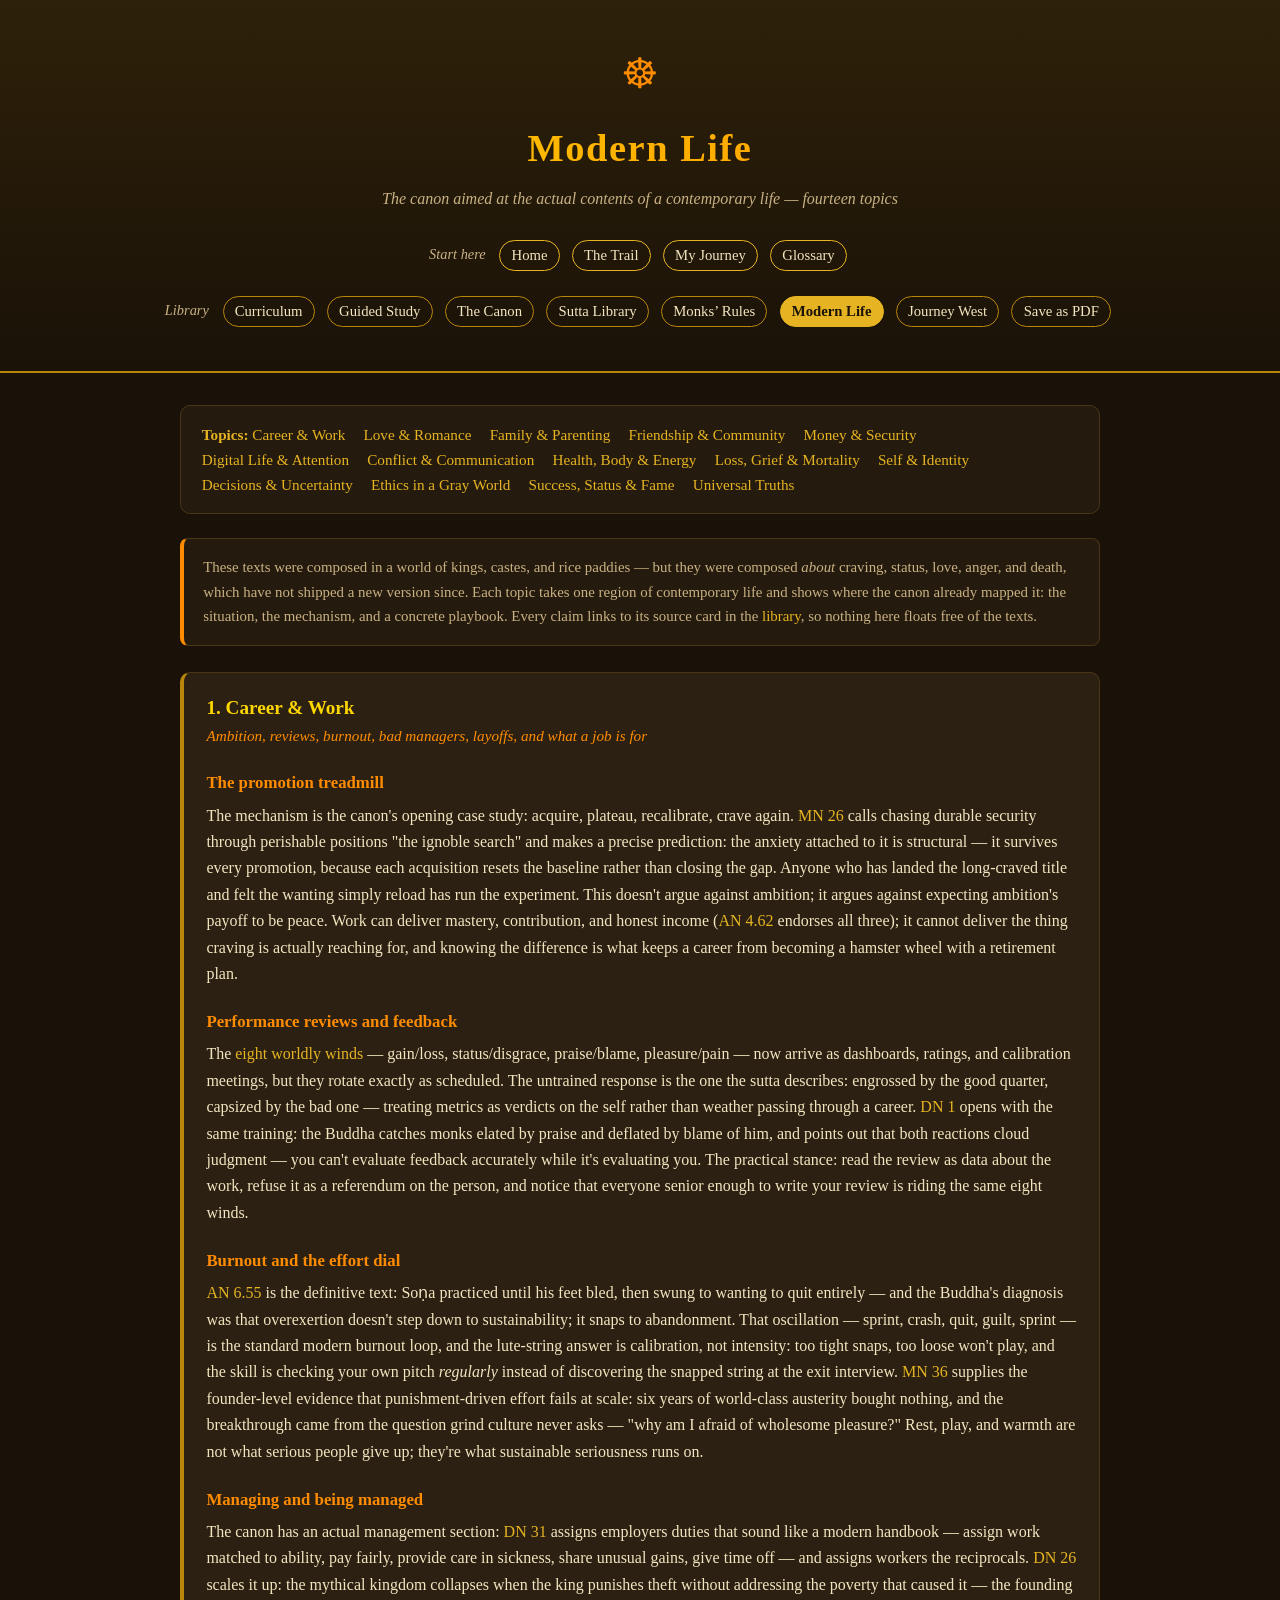
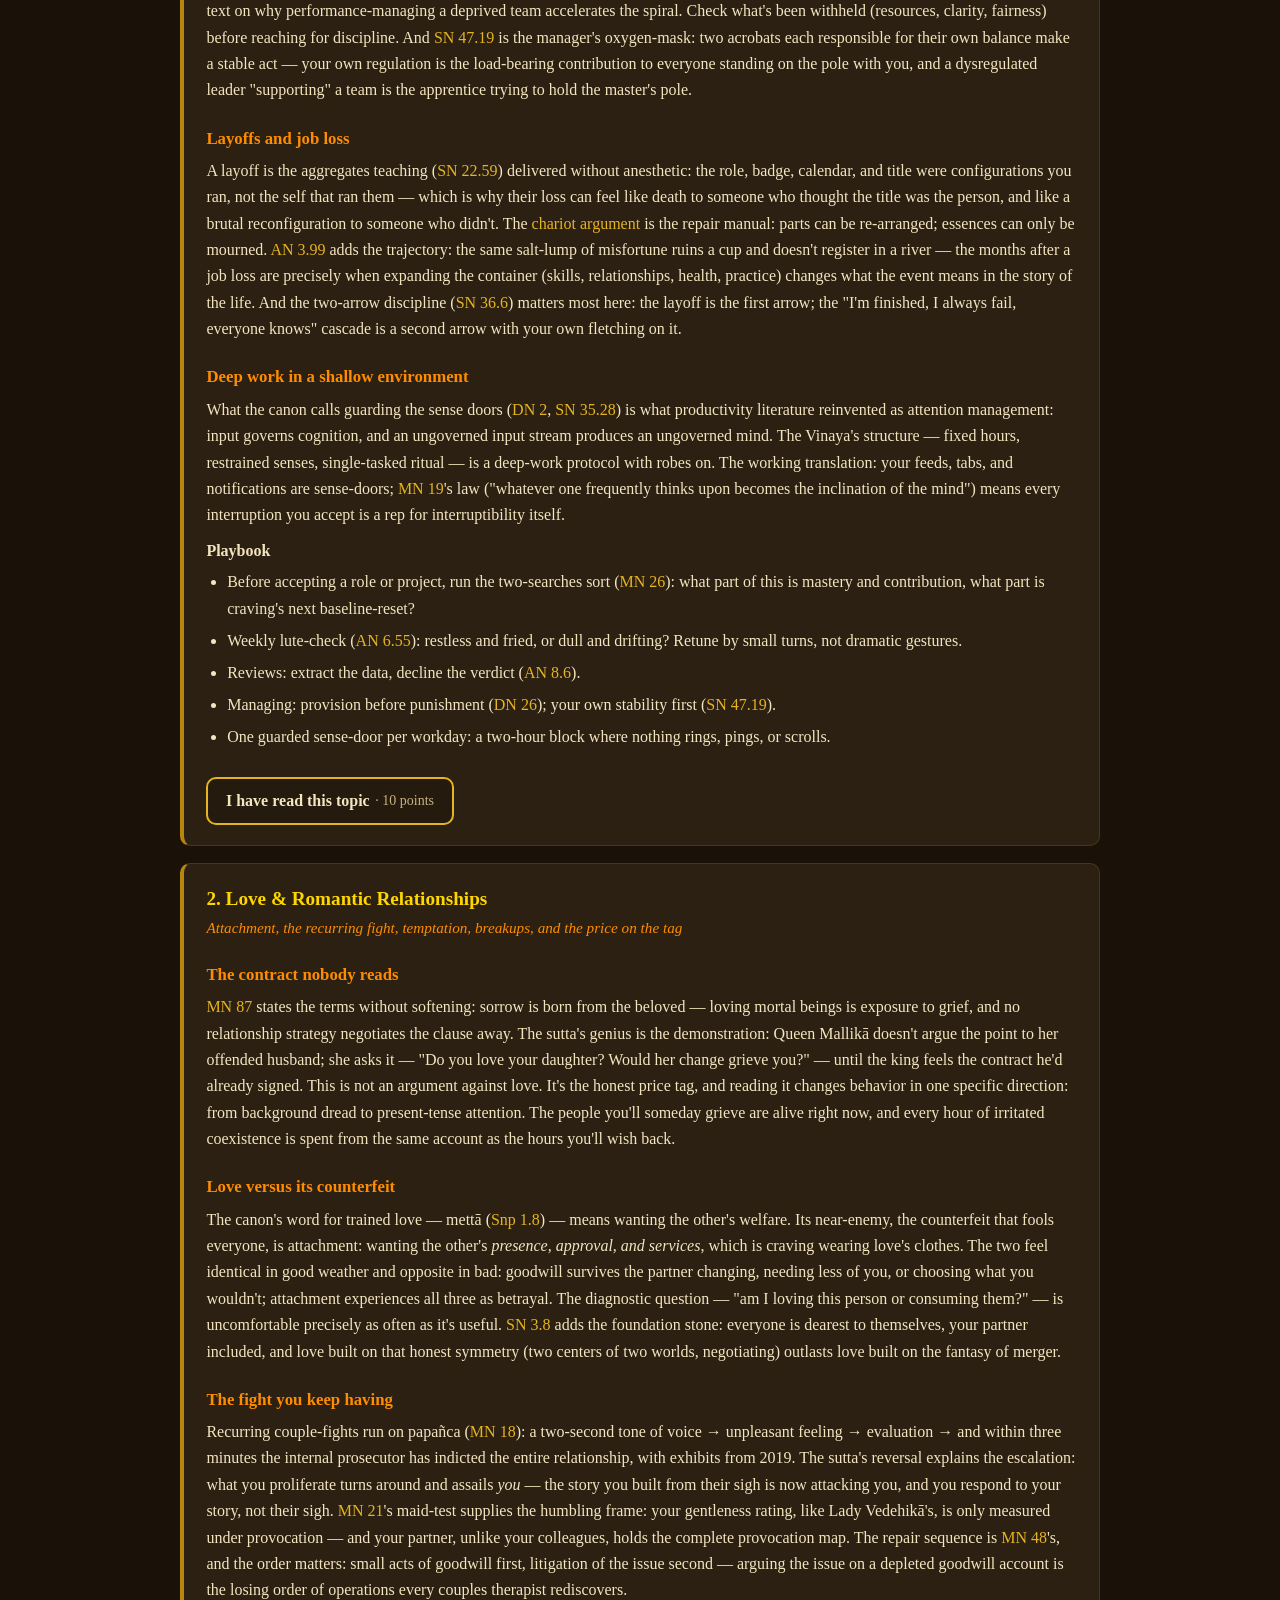
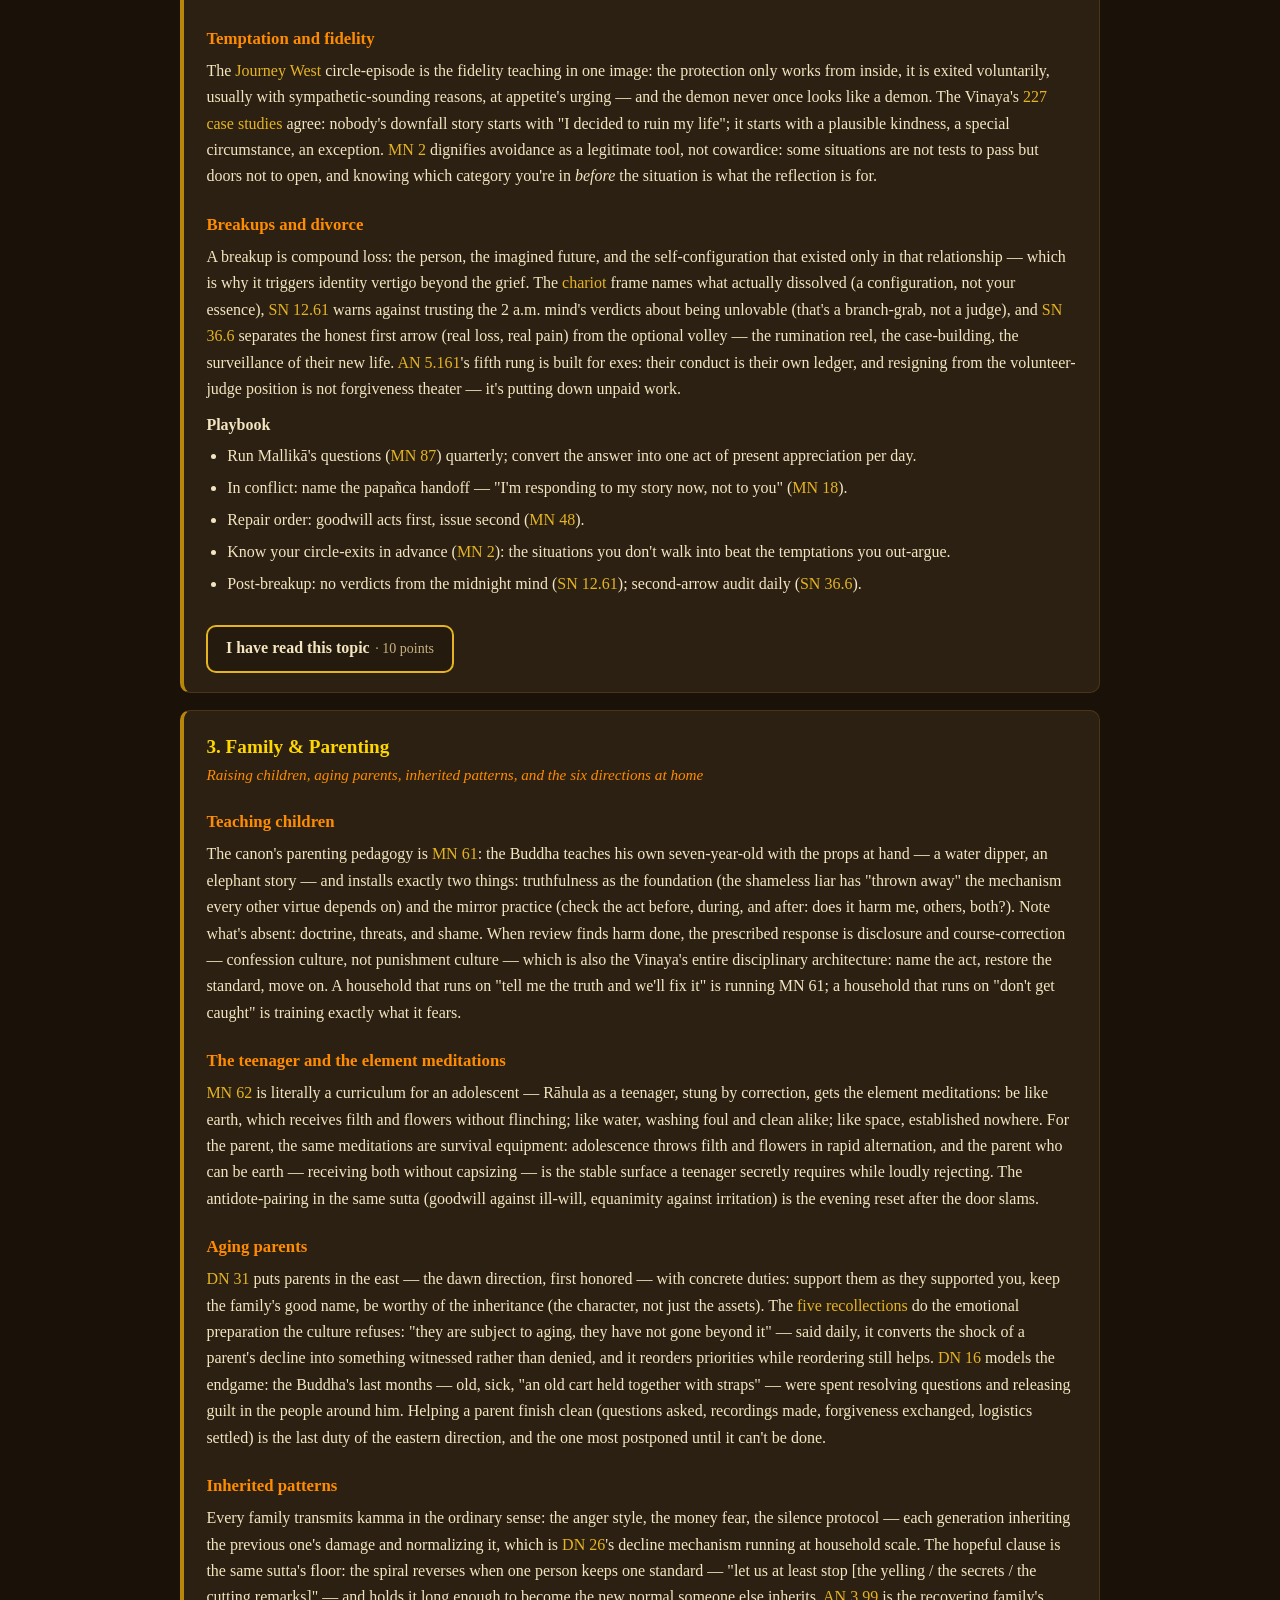
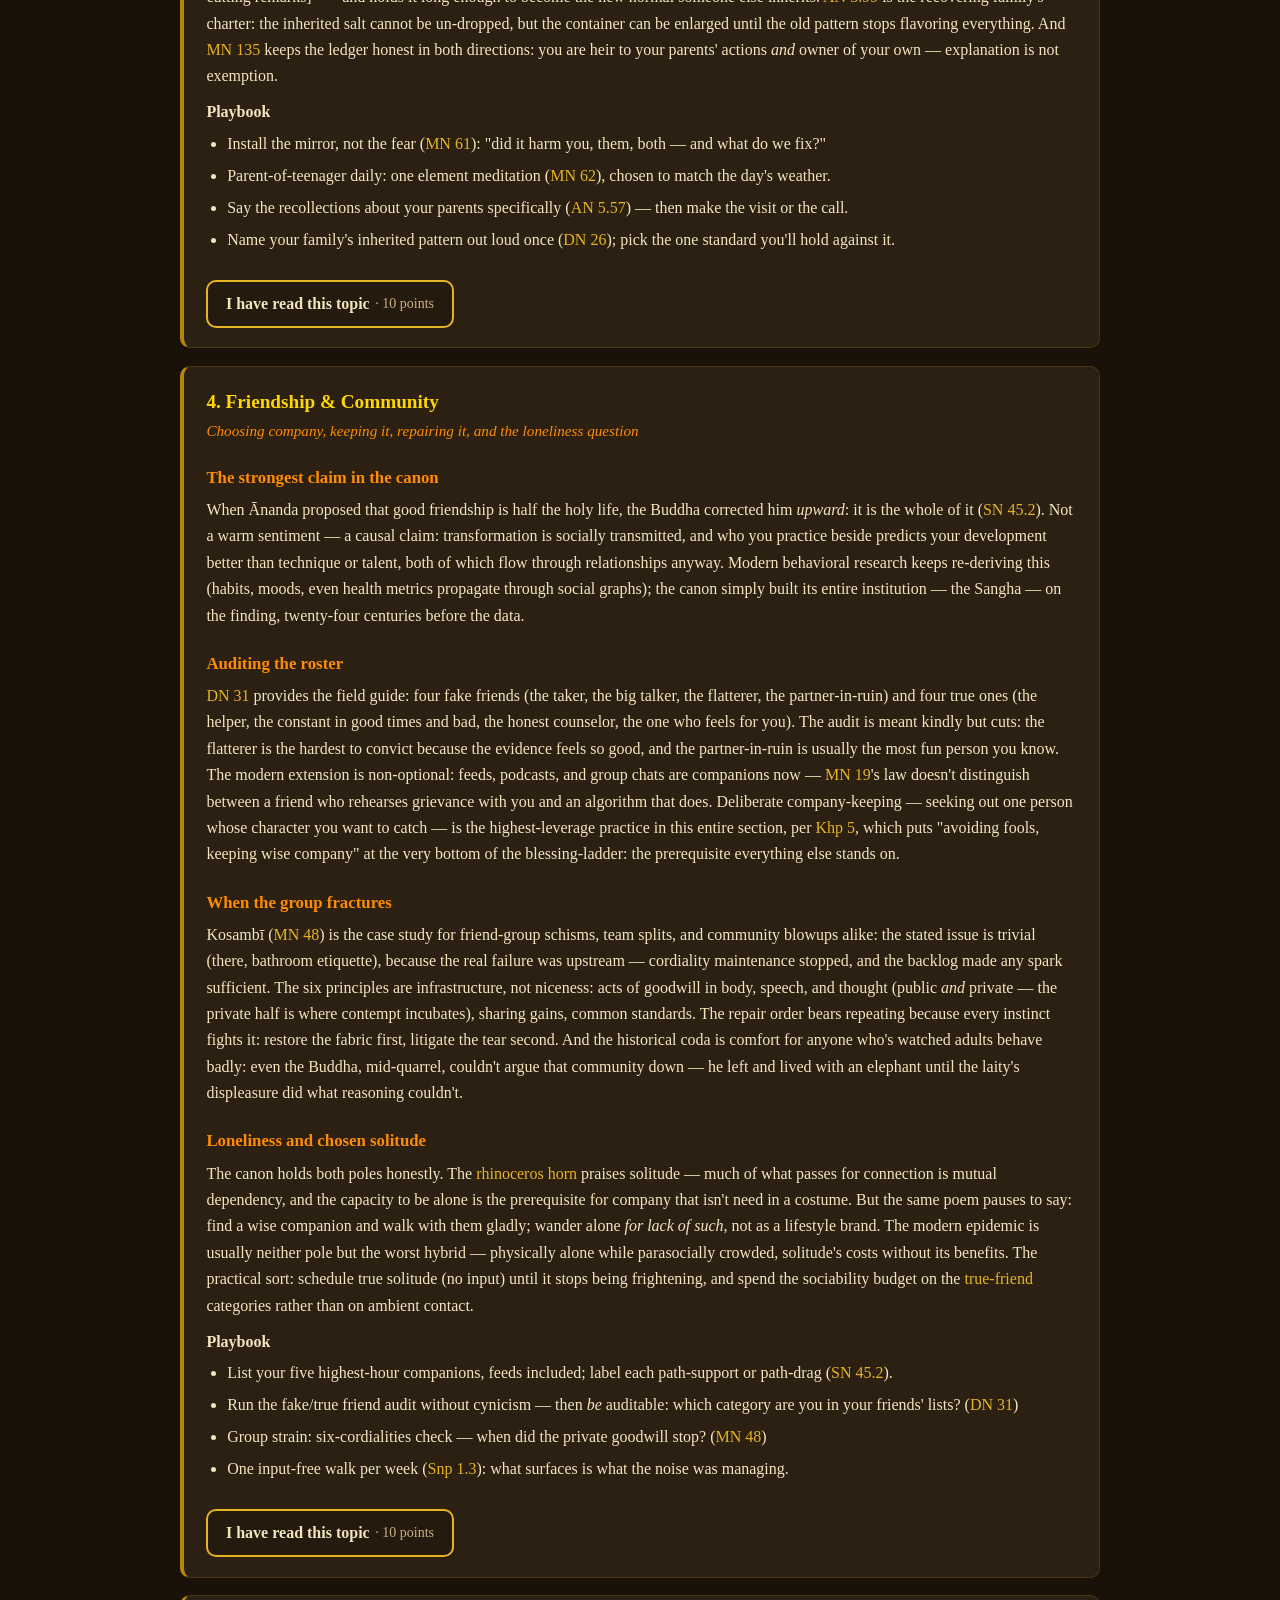
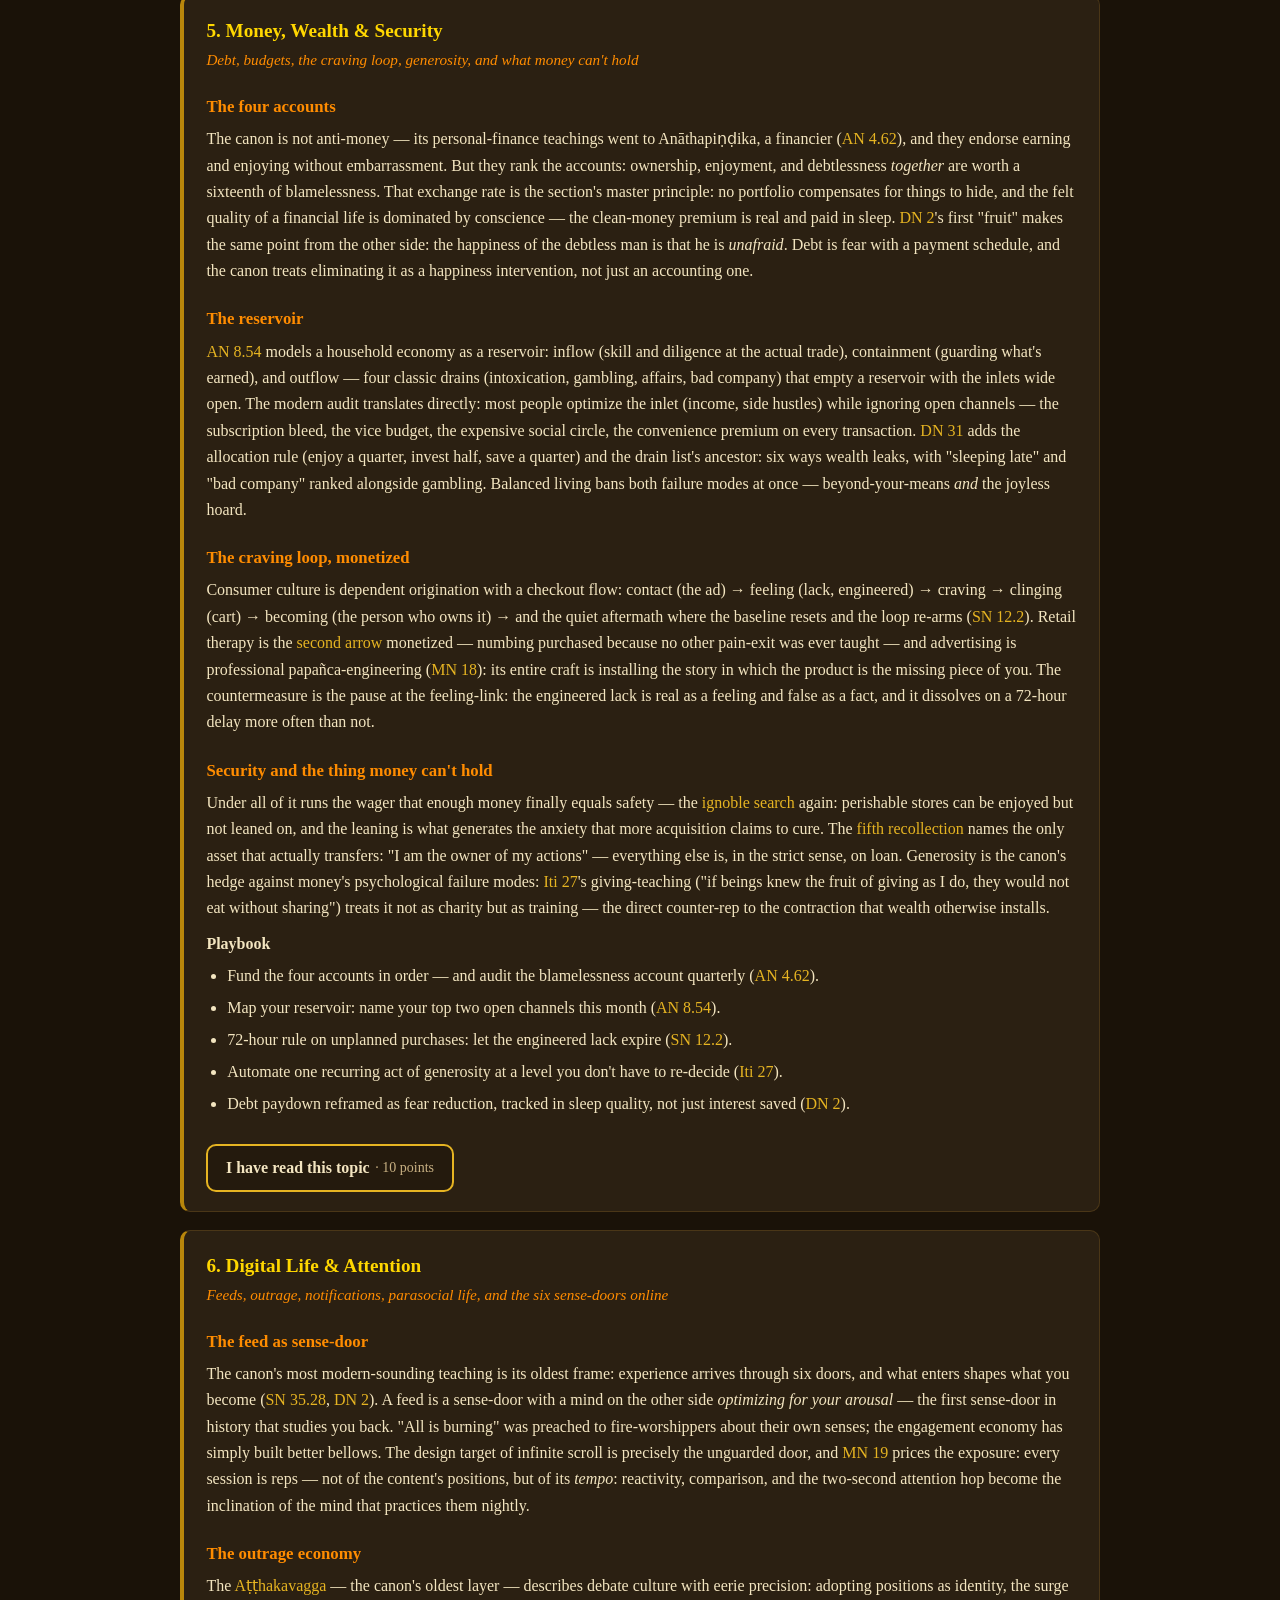
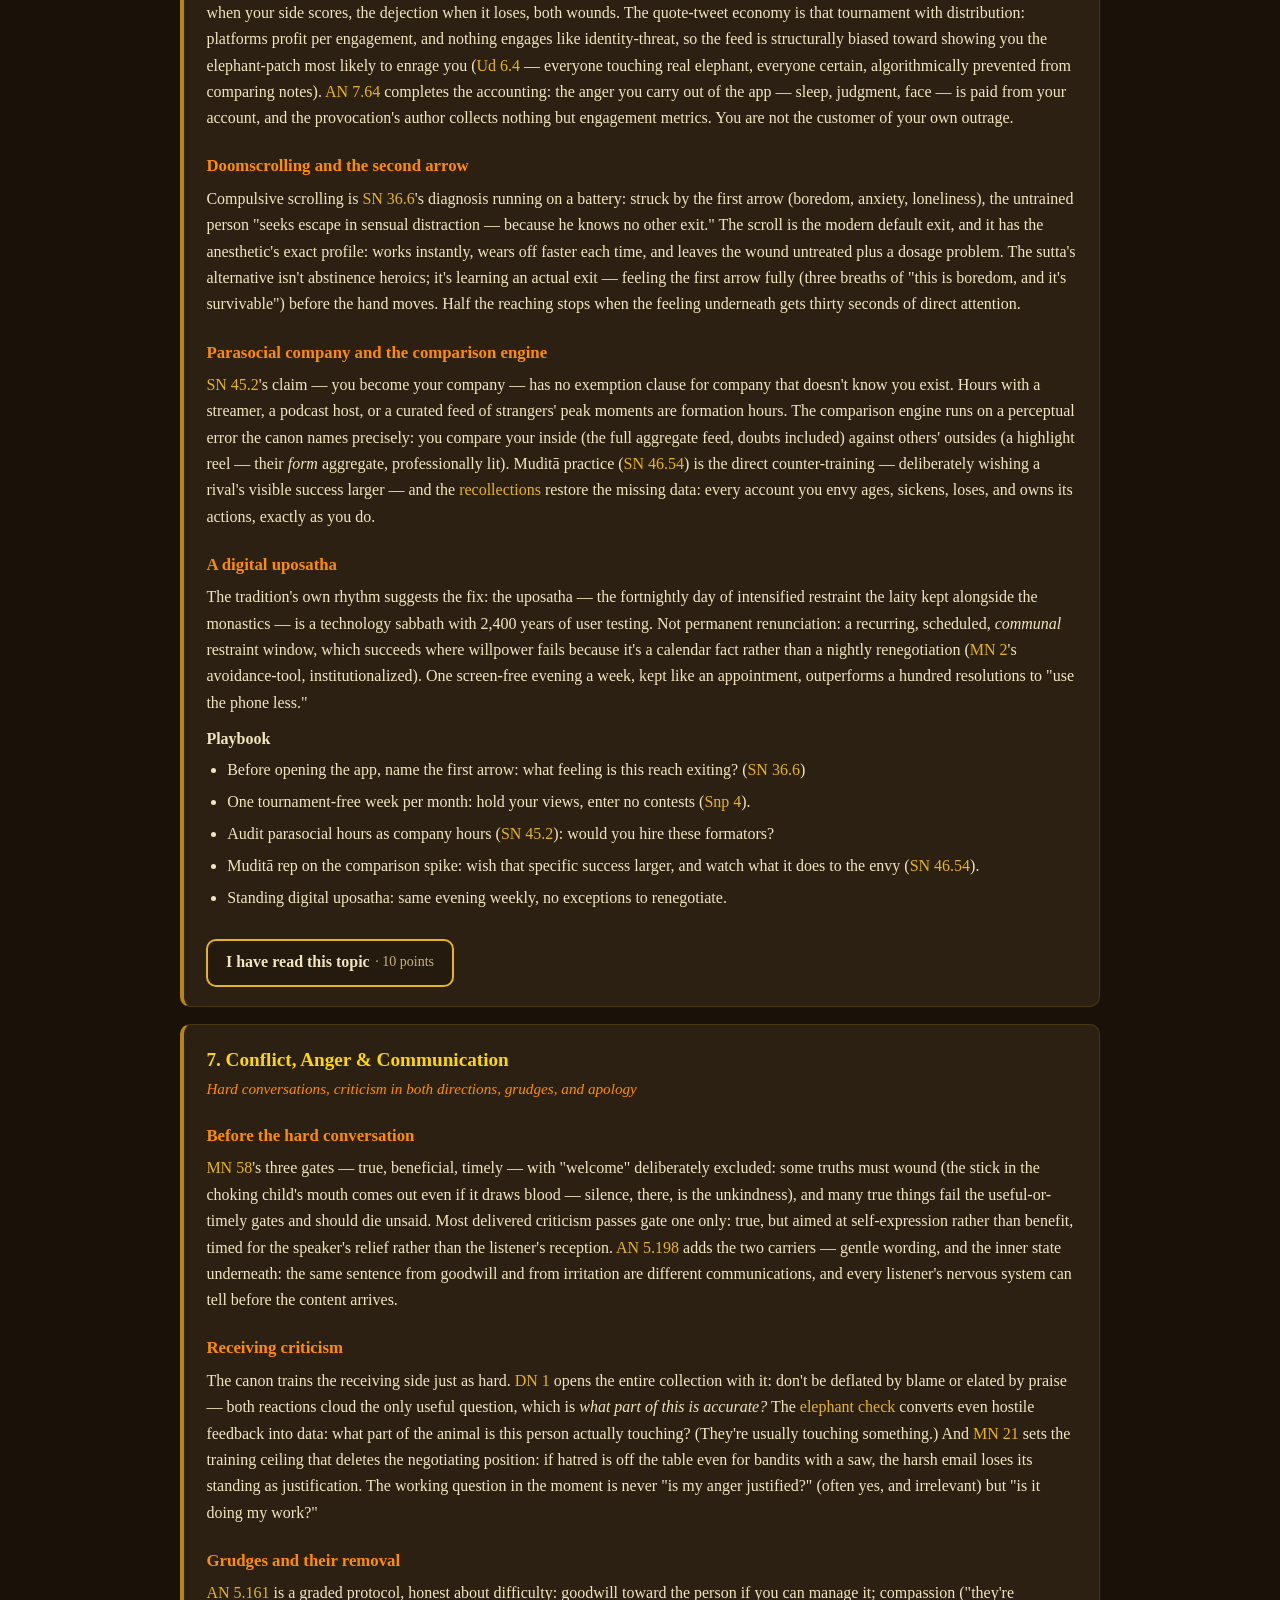
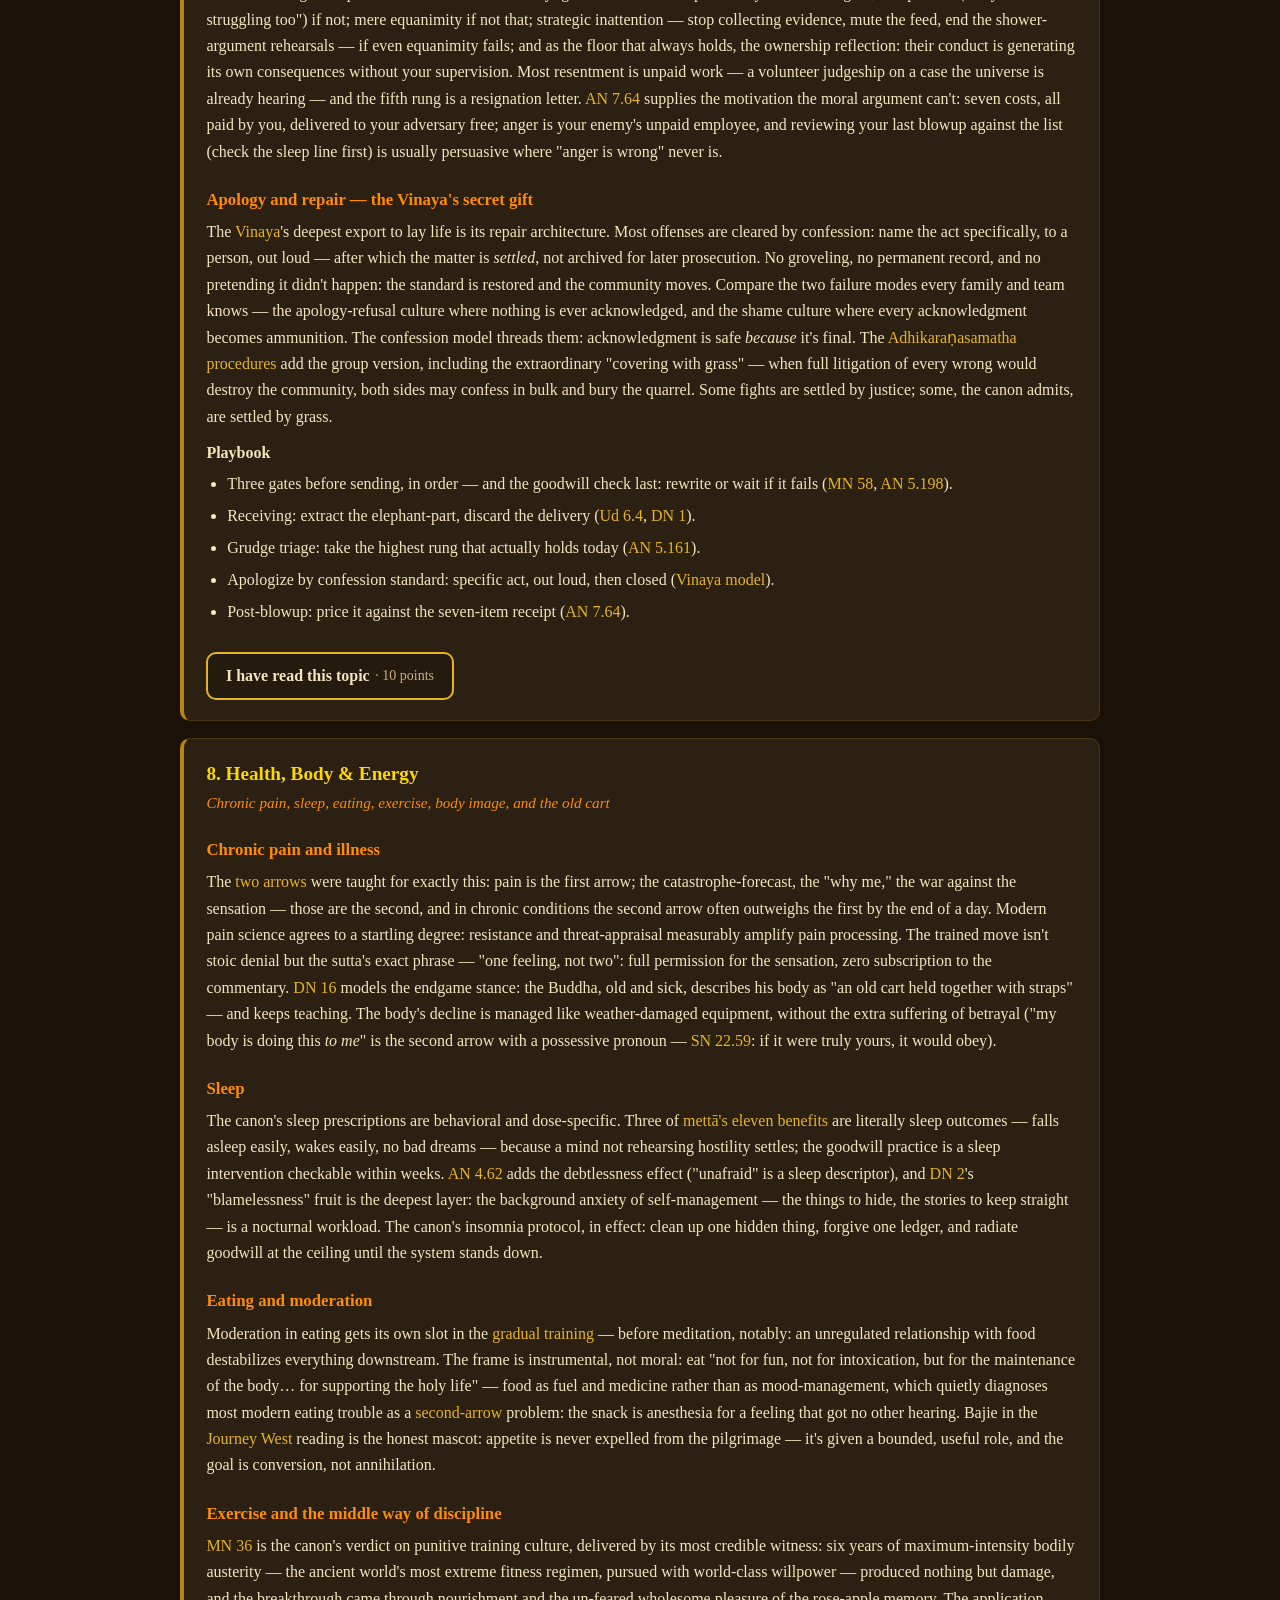
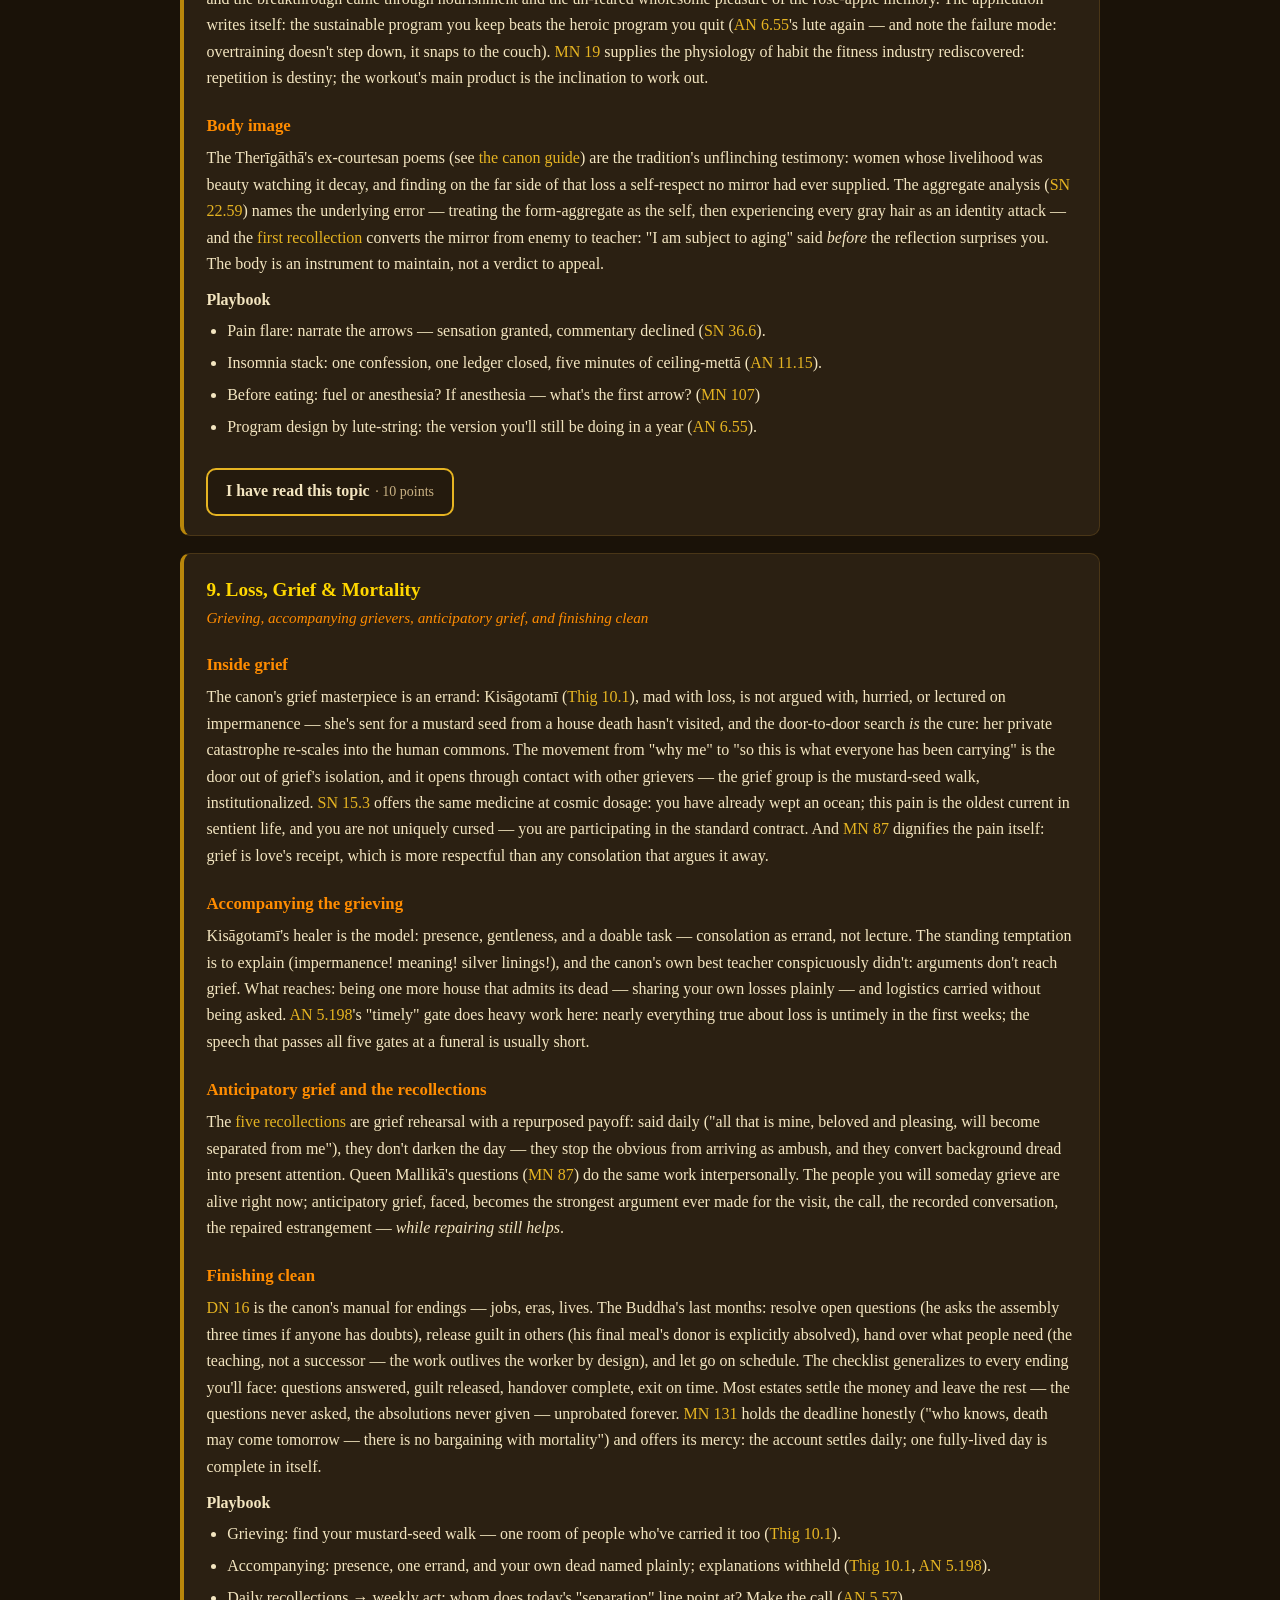
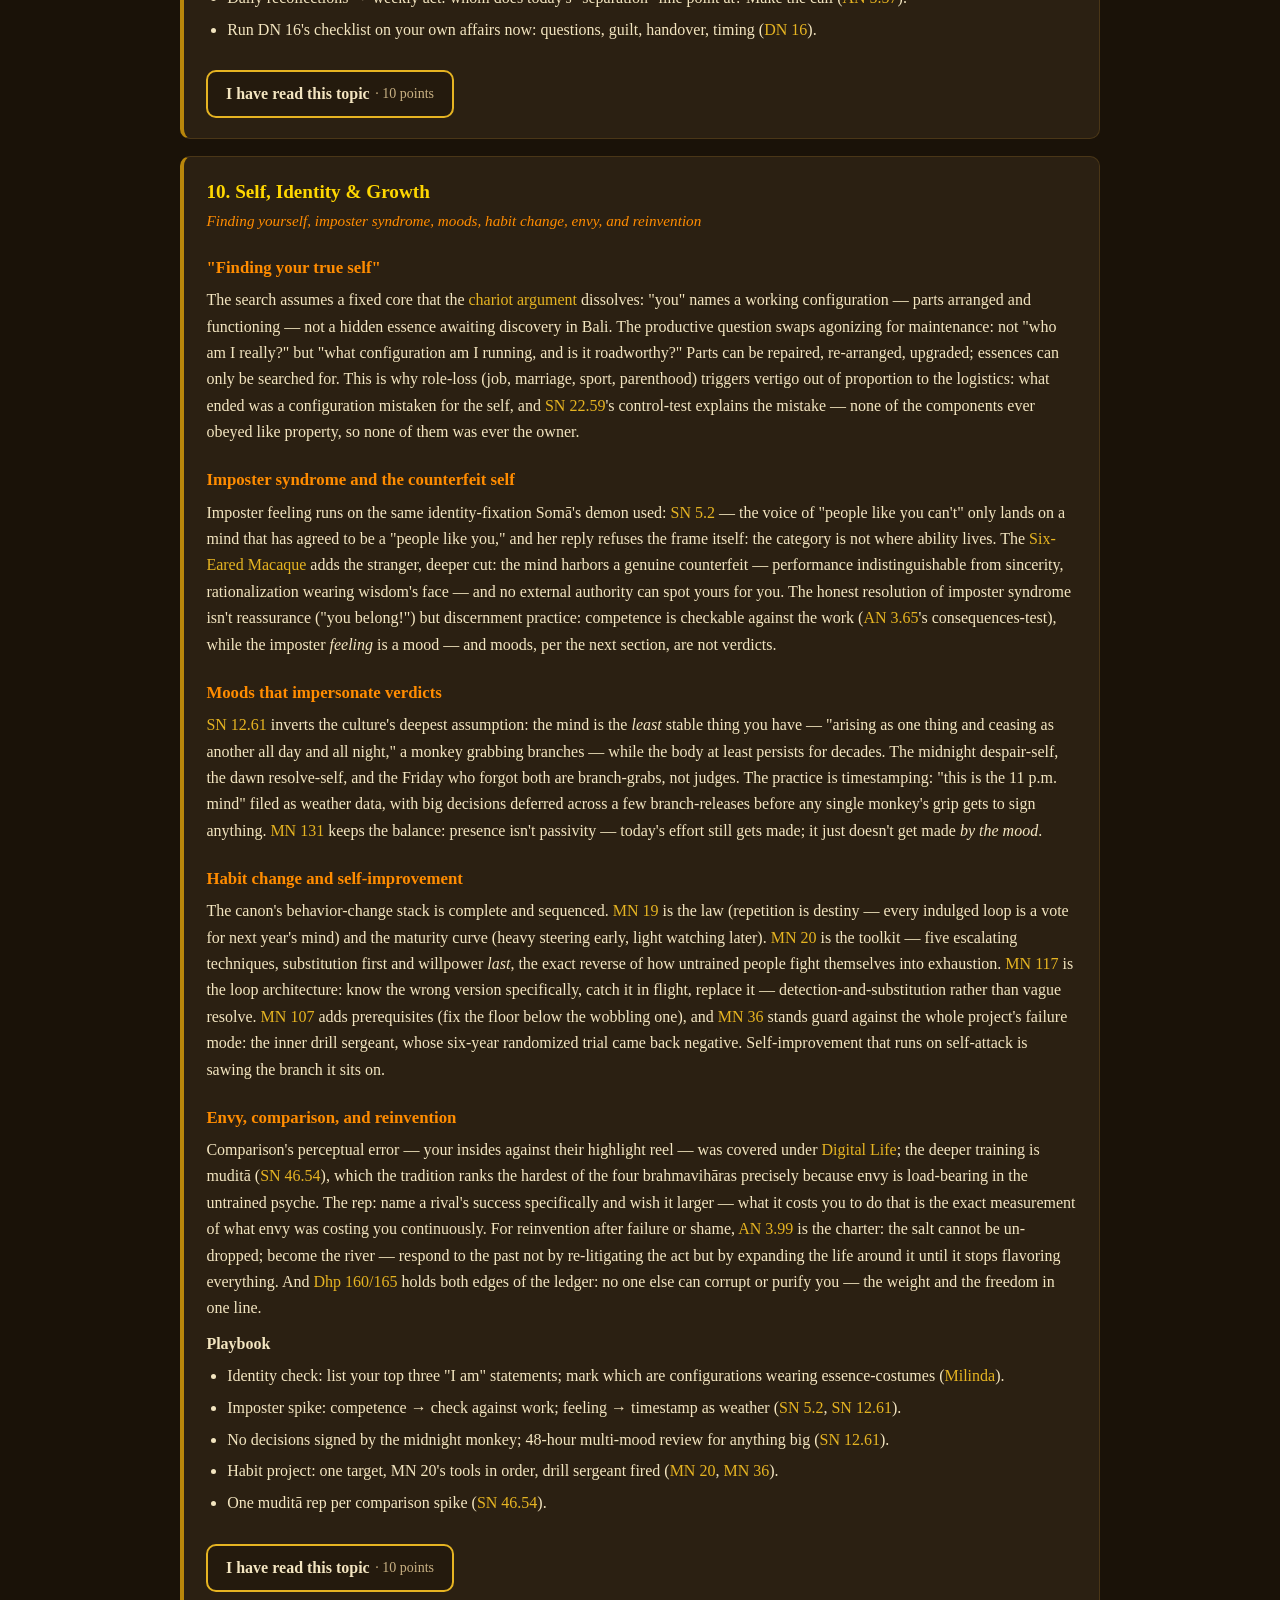
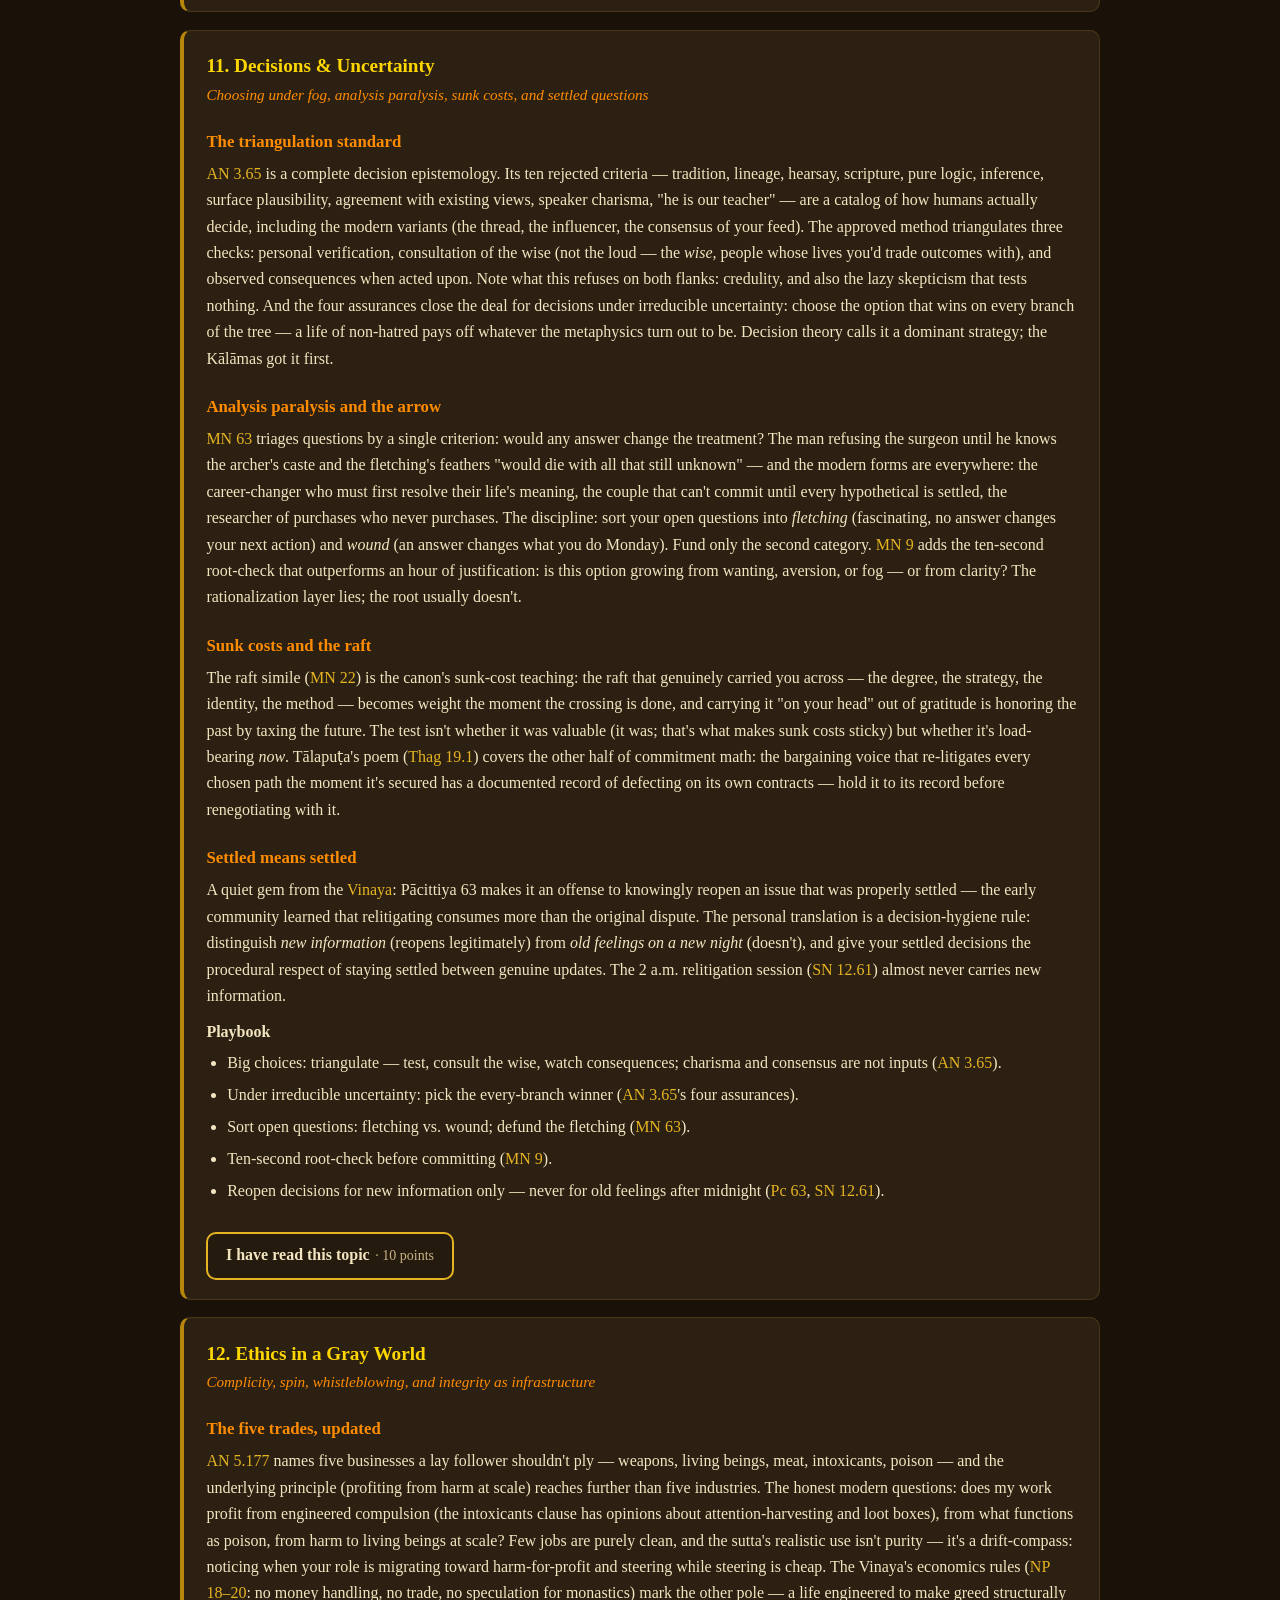
<file: themes.html>
<!DOCTYPE html>
<html lang="en">
<head>
<meta charset="UTF-8">
<meta name="viewport" content="width=device-width, initial-scale=1.0">
<title>Modern Life Topics — Buddhism Study</title>
<link rel="stylesheet" href="css/styles.css">
<link rel="stylesheet" href="css/game.css">
</head>
<body>

<header class="site-header">
  <span class="wheel" aria-hidden="true">☸</span>
  <h1>Modern Life</h1>
  <p class="subtitle">The canon aimed at the actual contents of a contemporary life — fourteen topics</p>
  <nav class="site-nav">
    <a href="index.html">Home</a>
    <a href="trail.html">The Trail</a>
    <a href="profile.html">My Journey</a>
    <a href="glossary.html">Glossary</a>
    <a href="curriculum.html">Curriculum</a>
    <a href="study.html">Guided Study</a>
    <a href="canon.html">The Canon</a>
    <a href="suttas.html">Sutta Library</a>
    <a href="vinaya.html">Monks’ Rules</a>
    <a href="themes.html" class="active" aria-current="page">Modern Life</a>
    <a href="journey.html">Journey West</a>
    <a href="everything.html">Save as PDF</a>
  </nav>
</header>

<main>

<div class="toc">
  <strong>Topics:</strong>
  <a href="#career">Career &amp; Work</a>
  <a href="#love">Love &amp; Romance</a>
  <a href="#family">Family &amp; Parenting</a>
  <a href="#friendship">Friendship &amp; Community</a>
  <a href="#money">Money &amp; Security</a>
  <a href="#digital">Digital Life &amp; Attention</a>
  <a href="#conflict">Conflict &amp; Communication</a>
  <a href="#health">Health, Body &amp; Energy</a>
  <a href="#loss">Loss, Grief &amp; Mortality</a>
  <a href="#identity">Self &amp; Identity</a>
  <a href="#decisions">Decisions &amp; Uncertainty</a>
  <a href="#ethics">Ethics in a Gray World</a>
  <a href="#status">Success, Status &amp; Fame</a>
  <a href="#universal">Universal Truths</a>
</div>

<div class="note-box">
  These texts were composed in a world of kings, castes, and rice paddies — but they were composed
  <em>about</em> craving, status, love, anger, and death, which have not shipped a new version
  since. Each topic takes one region of contemporary life and shows where the canon already mapped
  it: the situation, the mechanism, and a concrete playbook. Every claim links to its source card
  in the <a href="suttas.html">library</a>, so nothing here floats free of the texts.
</div>

<!-- ==================== 1. CAREER ==================== -->
<section class="canon-book" id="career">
  <h3>1. Career &amp; Work</h3>
  <p class="pali-sub">Ambition, reviews, burnout, bad managers, layoffs, and what a job is for</p>

  <h3 class="inner">The promotion treadmill</h3>
  <p>The mechanism is the canon's opening case study: acquire, plateau, recalibrate, crave again.
  <a href="suttas.html#mn26">MN 26</a> calls chasing durable security through perishable positions
  "the ignoble search" and makes a precise prediction: the anxiety attached to it is structural —
  it survives every promotion, because each acquisition resets the baseline rather than closing the
  gap. Anyone who has landed the long-craved title and felt the wanting simply reload has run the
  experiment. This doesn't argue against ambition; it argues against expecting ambition's payoff to
  be peace. Work can deliver mastery, contribution, and honest income
  (<a href="suttas.html#an4.62">AN 4.62</a> endorses all three); it cannot deliver the thing
  craving is actually reaching for, and knowing the difference is what keeps a career from becoming
  a hamster wheel with a retirement plan.</p>

  <h3 class="inner">Performance reviews and feedback</h3>
  <p>The <a href="suttas.html#an8.6">eight worldly winds</a> — gain/loss, status/disgrace,
  praise/blame, pleasure/pain — now arrive as dashboards, ratings, and calibration meetings, but
  they rotate exactly as scheduled. The untrained response is the one the sutta describes: engrossed
  by the good quarter, capsized by the bad one — treating metrics as verdicts on the self rather
  than weather passing through a career. <a href="suttas.html#dn1">DN 1</a> opens with the same
  training: the Buddha catches monks elated by praise and deflated by blame of him, and points out
  that both reactions cloud judgment — you can't evaluate feedback accurately while it's evaluating
  you. The practical stance: read the review as data about the work, refuse it as a referendum on
  the person, and notice that everyone senior enough to write your review is riding the same
  eight winds.</p>

  <h3 class="inner">Burnout and the effort dial</h3>
  <p><a href="suttas.html#an6.55">AN 6.55</a> is the definitive text: Soṇa practiced until his feet
  bled, then swung to wanting to quit entirely — and the Buddha's diagnosis was that overexertion
  doesn't step down to sustainability; it snaps to abandonment. That oscillation — sprint, crash,
  quit, guilt, sprint — is the standard modern burnout loop, and the lute-string answer is
  calibration, not intensity: too tight snaps, too loose won't play, and the skill is checking your
  own pitch <em>regularly</em> instead of discovering the snapped string at the exit interview.
  <a href="suttas.html#mn36">MN 36</a> supplies the founder-level evidence that punishment-driven
  effort fails at scale: six years of world-class austerity bought nothing, and the breakthrough
  came from the question grind culture never asks — "why am I afraid of wholesome pleasure?" Rest,
  play, and warmth are not what serious people give up; they're what sustainable seriousness runs
  on.</p>

  <h3 class="inner">Managing and being managed</h3>
  <p>The canon has an actual management section: <a href="suttas.html#dn31">DN 31</a> assigns
  employers duties that sound like a modern handbook — assign work matched to ability, pay fairly,
  provide care in sickness, share unusual gains, give time off — and assigns workers the
  reciprocals. <a href="suttas.html#dn26">DN 26</a> scales it up: the mythical kingdom collapses
  when the king punishes theft without addressing the poverty that caused it — the founding text on
  why performance-managing a deprived team accelerates the spiral. Check what's been withheld
  (resources, clarity, fairness) before reaching for discipline. And
  <a href="suttas.html#sn47.19">SN 47.19</a> is the manager's oxygen-mask: two acrobats each
  responsible for their own balance make a stable act — your own regulation is the load-bearing
  contribution to everyone standing on the pole with you, and a dysregulated leader "supporting"
  a team is the apprentice trying to hold the master's pole.</p>

  <h3 class="inner">Layoffs and job loss</h3>
  <p>A layoff is the aggregates teaching (<a href="suttas.html#sn22.59">SN 22.59</a>) delivered
  without anesthetic: the role, badge, calendar, and title were configurations you ran, not the
  self that ran them — which is why their loss can feel like death to someone who thought the title
  was the person, and like a brutal reconfiguration to someone who didn't. The
  <a href="suttas.html#milinda">chariot argument</a> is the repair manual: parts can be
  re-arranged; essences can only be mourned. <a href="suttas.html#an3.99">AN 3.99</a> adds the
  trajectory: the same salt-lump of misfortune ruins a cup and doesn't register in a river — the
  months after a job loss are precisely when expanding the container (skills, relationships,
  health, practice) changes what the event means in the story of the life. And the two-arrow
  discipline (<a href="suttas.html#sn36.6">SN 36.6</a>) matters most here: the layoff is the first
  arrow; the "I'm finished, I always fail, everyone knows" cascade is a second arrow with your own
  fletching on it.</p>

  <h3 class="inner">Deep work in a shallow environment</h3>
  <p>What the canon calls guarding the sense doors (<a href="suttas.html#dn2">DN 2</a>,
  <a href="suttas.html#sn35.28">SN 35.28</a>) is what productivity literature reinvented as
  attention management: input governs cognition, and an ungoverned input stream produces an
  ungoverned mind. The Vinaya's structure — fixed hours, restrained senses, single-tasked ritual —
  is a deep-work protocol with robes on. The working translation: your feeds, tabs, and
  notifications are sense-doors; <a href="suttas.html#mn19">MN 19</a>'s law ("whatever one
  frequently thinks upon becomes the inclination of the mind") means every interruption you accept
  is a rep for interruptibility itself.</p>

  <h4>Playbook</h4>
  <ul>
    <li>Before accepting a role or project, run the two-searches sort (<a href="suttas.html#mn26">MN 26</a>): what part of this is mastery and contribution, what part is craving's next baseline-reset?</li>
    <li>Weekly lute-check (<a href="suttas.html#an6.55">AN 6.55</a>): restless and fried, or dull and drifting? Retune by small turns, not dramatic gestures.</li>
    <li>Reviews: extract the data, decline the verdict (<a href="suttas.html#an8.6">AN 8.6</a>).</li>
    <li>Managing: provision before punishment (<a href="suttas.html#dn26">DN 26</a>); your own stability first (<a href="suttas.html#sn47.19">SN 47.19</a>).</li>
    <li>One guarded sense-door per workday: a two-hour block where nothing rings, pings, or scrolls.</li>
  </ul>
</section>

<!-- ==================== 2. LOVE ==================== -->
<section class="canon-book" id="love">
  <h3>2. Love &amp; Romantic Relationships</h3>
  <p class="pali-sub">Attachment, the recurring fight, temptation, breakups, and the price on the tag</p>

  <h3 class="inner">The contract nobody reads</h3>
  <p><a href="suttas.html#mn87">MN 87</a> states the terms without softening: sorrow is born from
  the beloved — loving mortal beings is exposure to grief, and no relationship strategy negotiates
  the clause away. The sutta's genius is the demonstration: Queen Mallikā doesn't argue the point
  to her offended husband; she asks it — "Do you love your daughter? Would her change grieve you?" —
  until the king feels the contract he'd already signed. This is not an argument against love. It's
  the honest price tag, and reading it changes behavior in one specific direction: from background
  dread to present-tense attention. The people you'll someday grieve are alive right now, and
  every hour of irritated coexistence is spent from the same account as the hours you'll wish
  back.</p>

  <h3 class="inner">Love versus its counterfeit</h3>
  <p>The canon's word for trained love — mettā (<a href="suttas.html#snp1.8">Snp 1.8</a>) — means
  wanting the other's welfare. Its near-enemy, the counterfeit that fools everyone, is attachment:
  wanting the other's <em>presence, approval, and services</em>, which is craving wearing love's
  clothes. The two feel identical in good weather and opposite in bad: goodwill survives the
  partner changing, needing less of you, or choosing what you wouldn't; attachment experiences all
  three as betrayal. The diagnostic question — "am I loving this person or consuming them?" — is
  uncomfortable precisely as often as it's useful. <a href="suttas.html#sn3.8">SN 3.8</a> adds the
  foundation stone: everyone is dearest to themselves, your partner included, and love built on
  that honest symmetry (two centers of two worlds, negotiating) outlasts love built on the fantasy
  of merger.</p>

  <h3 class="inner">The fight you keep having</h3>
  <p>Recurring couple-fights run on papañca (<a href="suttas.html#mn18">MN 18</a>): a two-second
  tone of voice → unpleasant feeling → evaluation → and within three minutes the internal
  prosecutor has indicted the entire relationship, with exhibits from 2019. The sutta's reversal
  explains the escalation: what you proliferate turns around and assails <em>you</em> — the story
  you built from their sigh is now attacking you, and you respond to your story, not their sigh.
  <a href="suttas.html#mn21">MN 21</a>'s maid-test supplies the humbling frame: your gentleness
  rating, like Lady Vedehikā's, is only measured under provocation — and your partner, unlike your
  colleagues, holds the complete provocation map. The repair sequence is
  <a href="suttas.html#mn48">MN 48</a>'s, and the order matters: small acts of goodwill first,
  litigation of the issue second — arguing the issue on a depleted goodwill account is the losing
  order of operations every couples therapist rediscovers.</p>

  <h3 class="inner">Temptation and fidelity</h3>
  <p>The <a href="journey.html">Journey West</a> circle-episode is the fidelity teaching in one
  image: the protection only works from inside, it is exited voluntarily, usually with
  sympathetic-sounding reasons, at appetite's urging — and the demon never once looks like a demon.
  The Vinaya's <a href="vinaya.html">227 case studies</a> agree: nobody's downfall story starts
  with "I decided to ruin my life"; it starts with a plausible kindness, a special circumstance, an
  exception. <a href="suttas.html#mn2">MN 2</a> dignifies avoidance as a legitimate tool, not
  cowardice: some situations are not tests to pass but doors not to open, and knowing which
  category you're in <em>before</em> the situation is what the reflection is for.</p>

  <h3 class="inner">Breakups and divorce</h3>
  <p>A breakup is compound loss: the person, the imagined future, and the self-configuration that
  existed only in that relationship — which is why it triggers identity vertigo beyond the grief.
  The <a href="suttas.html#milinda">chariot</a> frame names what actually dissolved (a
  configuration, not your essence), <a href="suttas.html#sn12.61">SN 12.61</a> warns against
  trusting the 2 a.m. mind's verdicts about being unlovable (that's a branch-grab, not a judge),
  and <a href="suttas.html#sn36.6">SN 36.6</a> separates the honest first arrow (real loss, real
  pain) from the optional volley — the rumination reel, the case-building, the surveillance of
  their new life. <a href="suttas.html#an5.161">AN 5.161</a>'s fifth rung is built for exes:
  their conduct is their own ledger, and resigning from the volunteer-judge position is not
  forgiveness theater — it's putting down unpaid work.</p>

  <h4>Playbook</h4>
  <ul>
    <li>Run Mallikā's questions (<a href="suttas.html#mn87">MN 87</a>) quarterly; convert the answer into one act of present appreciation per day.</li>
    <li>In conflict: name the papañca handoff — "I'm responding to my story now, not to you" (<a href="suttas.html#mn18">MN 18</a>).</li>
    <li>Repair order: goodwill acts first, issue second (<a href="suttas.html#mn48">MN 48</a>).</li>
    <li>Know your circle-exits in advance (<a href="suttas.html#mn2">MN 2</a>): the situations you don't walk into beat the temptations you out-argue.</li>
    <li>Post-breakup: no verdicts from the midnight mind (<a href="suttas.html#sn12.61">SN 12.61</a>); second-arrow audit daily (<a href="suttas.html#sn36.6">SN 36.6</a>).</li>
  </ul>
</section>

<!-- ==================== 3. FAMILY ==================== -->
<section class="canon-book" id="family">
  <h3>3. Family &amp; Parenting</h3>
  <p class="pali-sub">Raising children, aging parents, inherited patterns, and the six directions at home</p>

  <h3 class="inner">Teaching children</h3>
  <p>The canon's parenting pedagogy is <a href="suttas.html#mn61">MN 61</a>: the Buddha teaches his
  own seven-year-old with the props at hand — a water dipper, an elephant story — and installs
  exactly two things: truthfulness as the foundation (the shameless liar has "thrown away" the
  mechanism every other virtue depends on) and the mirror practice (check the act before, during,
  and after: does it harm me, others, both?). Note what's absent: doctrine, threats, and shame.
  When review finds harm done, the prescribed response is disclosure and course-correction —
  confession culture, not punishment culture — which is also the Vinaya's entire disciplinary
  architecture: name the act, restore the standard, move on. A household that runs on "tell me the
  truth and we'll fix it" is running MN 61; a household that runs on "don't get caught" is
  training exactly what it fears.</p>

  <h3 class="inner">The teenager and the element meditations</h3>
  <p><a href="suttas.html#mn62">MN 62</a> is literally a curriculum for an adolescent — Rāhula as a
  teenager, stung by correction, gets the element meditations: be like earth, which receives filth
  and flowers without flinching; like water, washing foul and clean alike; like space, established
  nowhere. For the parent, the same meditations are survival equipment: adolescence throws filth
  and flowers in rapid alternation, and the parent who can be earth — receiving both without
  capsizing — is the stable surface a teenager secretly requires while loudly rejecting. The
  antidote-pairing in the same sutta (goodwill against ill-will, equanimity against irritation) is
  the evening reset after the door slams.</p>

  <h3 class="inner">Aging parents</h3>
  <p><a href="suttas.html#dn31">DN 31</a> puts parents in the east — the dawn direction, first
  honored — with concrete duties: support them as they supported you, keep the family's good name,
  be worthy of the inheritance (the character, not just the assets). The
  <a href="suttas.html#an5.57">five recollections</a> do the emotional preparation the culture
  refuses: "they are subject to aging, they have not gone beyond it" — said daily, it converts the
  shock of a parent's decline into something witnessed rather than denied, and it reorders
  priorities while reordering still helps. <a href="suttas.html#dn16">DN 16</a> models the
  endgame: the Buddha's last months — old, sick, "an old cart held together with straps" — were
  spent resolving questions and releasing guilt in the people around him. Helping a parent finish
  clean (questions asked, recordings made, forgiveness exchanged, logistics settled) is the last
  duty of the eastern direction, and the one most postponed until it can't be done.</p>

  <h3 class="inner">Inherited patterns</h3>
  <p>Every family transmits kamma in the ordinary sense: the anger style, the money fear, the
  silence protocol — each generation inheriting the previous one's damage and normalizing it,
  which is <a href="suttas.html#dn26">DN 26</a>'s decline mechanism running at household scale.
  The hopeful clause is the same sutta's floor: the spiral reverses when one person keeps one
  standard — "let us at least stop [the yelling / the secrets / the cutting remarks]" — and holds
  it long enough to become the new normal someone else inherits.
  <a href="suttas.html#an3.99">AN 3.99</a> is the recovering family's charter: the inherited salt
  cannot be un-dropped, but the container can be enlarged until the old pattern stops flavoring
  everything. And <a href="suttas.html#mn135">MN 135</a> keeps the ledger honest in both
  directions: you are heir to your parents' actions <em>and</em> owner of your own — explanation
  is not exemption.</p>

  <h4>Playbook</h4>
  <ul>
    <li>Install the mirror, not the fear (<a href="suttas.html#mn61">MN 61</a>): "did it harm you, them, both — and what do we fix?"</li>
    <li>Parent-of-teenager daily: one element meditation (<a href="suttas.html#mn62">MN 62</a>), chosen to match the day's weather.</li>
    <li>Say the recollections about your parents specifically (<a href="suttas.html#an5.57">AN 5.57</a>) — then make the visit or the call.</li>
    <li>Name your family's inherited pattern out loud once (<a href="suttas.html#dn26">DN 26</a>); pick the one standard you'll hold against it.</li>
  </ul>
</section>

<!-- ==================== 4. FRIENDSHIP ==================== -->
<section class="canon-book" id="friendship">
  <h3>4. Friendship &amp; Community</h3>
  <p class="pali-sub">Choosing company, keeping it, repairing it, and the loneliness question</p>

  <h3 class="inner">The strongest claim in the canon</h3>
  <p>When Ānanda proposed that good friendship is half the holy life, the Buddha corrected him
  <em>upward</em>: it is the whole of it (<a href="suttas.html#sn45.2">SN 45.2</a>). Not a warm
  sentiment — a causal claim: transformation is socially transmitted, and who you practice beside
  predicts your development better than technique or talent, both of which flow through
  relationships anyway. Modern behavioral research keeps re-deriving this (habits, moods, even
  health metrics propagate through social graphs); the canon simply built its entire institution —
  the Sangha — on the finding, twenty-four centuries before the data.</p>

  <h3 class="inner">Auditing the roster</h3>
  <p><a href="suttas.html#dn31">DN 31</a> provides the field guide: four fake friends (the taker,
  the big talker, the flatterer, the partner-in-ruin) and four true ones (the helper, the constant
  in good times and bad, the honest counselor, the one who feels for you). The audit is meant
  kindly but cuts: the flatterer is the hardest to convict because the evidence feels so good, and
  the partner-in-ruin is usually the most fun person you know. The modern extension is
  non-optional: feeds, podcasts, and group chats are companions now —
  <a href="suttas.html#mn19">MN 19</a>'s law doesn't distinguish between a friend who rehearses
  grievance with you and an algorithm that does. Deliberate company-keeping — seeking out one
  person whose character you want to catch — is the highest-leverage practice in this entire
  section, per <a href="suttas.html#khp5">Khp 5</a>, which puts "avoiding fools, keeping wise
  company" at the very bottom of the blessing-ladder: the prerequisite everything else stands on.</p>

  <h3 class="inner">When the group fractures</h3>
  <p>Kosambī (<a href="suttas.html#mn48">MN 48</a>) is the case study for friend-group schisms,
  team splits, and community blowups alike: the stated issue is trivial (there, bathroom
  etiquette), because the real failure was upstream — cordiality maintenance stopped, and the
  backlog made any spark sufficient. The six principles are infrastructure, not niceness: acts of
  goodwill in body, speech, and thought (public <em>and</em> private — the private half is where
  contempt incubates), sharing gains, common standards. The repair order bears repeating because
  every instinct fights it: restore the fabric first, litigate the tear second. And the historical
  coda is comfort for anyone who's watched adults behave badly: even the Buddha, mid-quarrel,
  couldn't argue that community down — he left and lived with an elephant until the laity's
  displeasure did what reasoning couldn't.</p>

  <h3 class="inner">Loneliness and chosen solitude</h3>
  <p>The canon holds both poles honestly. The <a href="suttas.html#snp1.3">rhinoceros horn</a>
  praises solitude — much of what passes for connection is mutual dependency, and the capacity to
  be alone is the prerequisite for company that isn't need in a costume. But the same poem pauses
  to say: find a wise companion and walk with them gladly; wander alone <em>for lack of such</em>,
  not as a lifestyle brand. The modern epidemic is usually neither pole but the worst hybrid —
  physically alone while parasocially crowded, solitude's costs without its benefits. The
  practical sort: schedule true solitude (no input) until it stops being frightening, and spend
  the sociability budget on the <a href="suttas.html#dn31">true-friend</a> categories rather than
  on ambient contact.</p>

  <h4>Playbook</h4>
  <ul>
    <li>List your five highest-hour companions, feeds included; label each path-support or path-drag (<a href="suttas.html#sn45.2">SN 45.2</a>).</li>
    <li>Run the fake/true friend audit without cynicism — then <em>be</em> auditable: which category are you in your friends' lists? (<a href="suttas.html#dn31">DN 31</a>)</li>
    <li>Group strain: six-cordialities check — when did the private goodwill stop? (<a href="suttas.html#mn48">MN 48</a>)</li>
    <li>One input-free walk per week (<a href="suttas.html#snp1.3">Snp 1.3</a>): what surfaces is what the noise was managing.</li>
  </ul>
</section>

<!-- ==================== 5. MONEY ==================== -->
<section class="canon-book" id="money">
  <h3>5. Money, Wealth &amp; Security</h3>
  <p class="pali-sub">Debt, budgets, the craving loop, generosity, and what money can't hold</p>

  <h3 class="inner">The four accounts</h3>
  <p>The canon is not anti-money — its personal-finance teachings went to Anāthapiṇḍika, a
  financier (<a href="suttas.html#an4.62">AN 4.62</a>), and they endorse earning and enjoying
  without embarrassment. But they rank the accounts: ownership, enjoyment, and debtlessness
  <em>together</em> are worth a sixteenth of blamelessness. That exchange rate is the section's
  master principle: no portfolio compensates for things to hide, and the felt quality of a
  financial life is dominated by conscience — the clean-money premium is real and paid in sleep.
  <a href="suttas.html#dn2">DN 2</a>'s first "fruit" makes the same point from the other side:
  the happiness of the debtless man is that he is <em>unafraid</em>. Debt is fear with a payment
  schedule, and the canon treats eliminating it as a happiness intervention, not just an
  accounting one.</p>

  <h3 class="inner">The reservoir</h3>
  <p><a href="suttas.html#an8.54">AN 8.54</a> models a household economy as a reservoir: inflow
  (skill and diligence at the actual trade), containment (guarding what's earned), and outflow —
  four classic drains (intoxication, gambling, affairs, bad company) that empty a reservoir with
  the inlets wide open. The modern audit translates directly: most people optimize the inlet
  (income, side hustles) while ignoring open channels — the subscription bleed, the vice budget,
  the expensive social circle, the convenience premium on every transaction.
  <a href="suttas.html#dn31">DN 31</a> adds the allocation rule (enjoy a quarter, invest half,
  save a quarter) and the drain list's ancestor: six ways wealth leaks, with "sleeping late" and
  "bad company" ranked alongside gambling. Balanced living bans both failure modes at once —
  beyond-your-means <em>and</em> the joyless hoard.</p>

  <h3 class="inner">The craving loop, monetized</h3>
  <p>Consumer culture is dependent origination with a checkout flow: contact (the ad) → feeling
  (lack, engineered) → craving → clinging (cart) → becoming (the person who owns it) → and the
  quiet aftermath where the baseline resets and the loop re-arms
  (<a href="suttas.html#sn12.2">SN 12.2</a>). Retail therapy is the
  <a href="suttas.html#sn36.6">second arrow</a> monetized — numbing purchased because no other
  pain-exit was ever taught — and advertising is professional papañca-engineering
  (<a href="suttas.html#mn18">MN 18</a>): its entire craft is installing the story in which the
  product is the missing piece of you. The countermeasure is the pause at the feeling-link: the
  engineered lack is real as a feeling and false as a fact, and it dissolves on a 72-hour delay
  more often than not.</p>

  <h3 class="inner">Security and the thing money can't hold</h3>
  <p>Under all of it runs the wager that enough money finally equals safety — the
  <a href="suttas.html#mn26">ignoble search</a> again: perishable stores can be enjoyed but not
  leaned on, and the leaning is what generates the anxiety that more acquisition claims to cure.
  The <a href="suttas.html#an5.57">fifth recollection</a> names the only asset that actually
  transfers: "I am the owner of my actions" — everything else is, in the strict sense, on loan.
  Generosity is the canon's hedge against money's psychological failure modes:
  <a href="suttas.html#iti27">Iti 27</a>'s giving-teaching ("if beings knew the fruit of giving
  as I do, they would not eat without sharing") treats it not as charity but as training — the
  direct counter-rep to the contraction that wealth otherwise installs.</p>

  <h4>Playbook</h4>
  <ul>
    <li>Fund the four accounts in order — and audit the blamelessness account quarterly (<a href="suttas.html#an4.62">AN 4.62</a>).</li>
    <li>Map your reservoir: name your top two open channels this month (<a href="suttas.html#an8.54">AN 8.54</a>).</li>
    <li>72-hour rule on unplanned purchases: let the engineered lack expire (<a href="suttas.html#sn12.2">SN 12.2</a>).</li>
    <li>Automate one recurring act of generosity at a level you don't have to re-decide (<a href="suttas.html#iti27">Iti 27</a>).</li>
    <li>Debt paydown reframed as fear reduction, tracked in sleep quality, not just interest saved (<a href="suttas.html#dn2">DN 2</a>).</li>
  </ul>
</section>

<!-- ==================== 6. DIGITAL ==================== -->
<section class="canon-book" id="digital">
  <h3>6. Digital Life &amp; Attention</h3>
  <p class="pali-sub">Feeds, outrage, notifications, parasocial life, and the six sense-doors online</p>

  <h3 class="inner">The feed as sense-door</h3>
  <p>The canon's most modern-sounding teaching is its oldest frame: experience arrives through six
  doors, and what enters shapes what you become
  (<a href="suttas.html#sn35.28">SN 35.28</a>, <a href="suttas.html#dn2">DN 2</a>). A feed is a
  sense-door with a mind on the other side <em>optimizing for your arousal</em> — the first
  sense-door in history that studies you back. "All is burning" was preached to fire-worshippers
  about their own senses; the engagement economy has simply built better bellows. The design
  target of infinite scroll is precisely the unguarded door, and
  <a href="suttas.html#mn19">MN 19</a> prices the exposure: every session is reps — not of the
  content's positions, but of its <em>tempo</em>: reactivity, comparison, and the two-second
  attention hop become the inclination of the mind that practices them nightly.</p>

  <h3 class="inner">The outrage economy</h3>
  <p>The <a href="suttas.html#snp4">Aṭṭhakavagga</a> — the canon's oldest layer — describes debate
  culture with eerie precision: adopting positions as identity, the surge when your side scores,
  the dejection when it loses, both wounds. The quote-tweet economy is that tournament with
  distribution: platforms profit per engagement, and nothing engages like identity-threat, so the
  feed is structurally biased toward showing you the elephant-patch most likely to enrage you
  (<a href="suttas.html#ud6.4">Ud 6.4</a> — everyone touching real elephant, everyone certain,
  algorithmically prevented from comparing notes). <a href="suttas.html#an7.64">AN 7.64</a>
  completes the accounting: the anger you carry out of the app — sleep, judgment, face — is paid
  from your account, and the provocation's author collects nothing but engagement metrics. You are
  not the customer of your own outrage.</p>

  <h3 class="inner">Doomscrolling and the second arrow</h3>
  <p>Compulsive scrolling is <a href="suttas.html#sn36.6">SN 36.6</a>'s diagnosis running on a
  battery: struck by the first arrow (boredom, anxiety, loneliness), the untrained person "seeks
  escape in sensual distraction — because he knows no other exit." The scroll is the modern
  default exit, and it has the anesthetic's exact profile: works instantly, wears off faster each
  time, and leaves the wound untreated plus a dosage problem. The sutta's alternative isn't
  abstinence heroics; it's learning an actual exit — feeling the first arrow fully (three breaths
  of "this is boredom, and it's survivable") before the hand moves. Half the reaching stops when
  the feeling underneath gets thirty seconds of direct attention.</p>

  <h3 class="inner">Parasocial company and the comparison engine</h3>
  <p><a href="suttas.html#sn45.2">SN 45.2</a>'s claim — you become your company — has no exemption
  clause for company that doesn't know you exist. Hours with a streamer, a podcast host, or a
  curated feed of strangers' peak moments are formation hours. The comparison engine runs on a
  perceptual error the canon names precisely: you compare your inside (the full aggregate feed,
  doubts included) against others' outsides (a highlight reel — their <em>form</em> aggregate,
  professionally lit). Muditā practice (<a href="suttas.html#sn46.54">SN 46.54</a>) is the direct
  counter-training — deliberately wishing a rival's visible success larger — and the
  <a href="suttas.html#an5.57">recollections</a> restore the missing data: every account you envy
  ages, sickens, loses, and owns its actions, exactly as you do.</p>

  <h3 class="inner">A digital uposatha</h3>
  <p>The tradition's own rhythm suggests the fix: the uposatha — the fortnightly day of
  intensified restraint the laity kept alongside the monastics — is a technology sabbath with
  2,400 years of user testing. Not permanent renunciation: a recurring, scheduled, <em>communal</em>
  restraint window, which succeeds where willpower fails because it's a calendar fact rather than
  a nightly renegotiation (<a href="suttas.html#mn2">MN 2</a>'s avoidance-tool, institutionalized).
  One screen-free evening a week, kept like an appointment, outperforms a hundred resolutions to
  "use the phone less."</p>

  <h4>Playbook</h4>
  <ul>
    <li>Before opening the app, name the first arrow: what feeling is this reach exiting? (<a href="suttas.html#sn36.6">SN 36.6</a>)</li>
    <li>One tournament-free week per month: hold your views, enter no contests (<a href="suttas.html#snp4">Snp 4</a>).</li>
    <li>Audit parasocial hours as company hours (<a href="suttas.html#sn45.2">SN 45.2</a>): would you hire these formators?</li>
    <li>Muditā rep on the comparison spike: wish that specific success larger, and watch what it does to the envy (<a href="suttas.html#sn46.54">SN 46.54</a>).</li>
    <li>Standing digital uposatha: same evening weekly, no exceptions to renegotiate.</li>
  </ul>
</section>

<!-- ==================== 7. CONFLICT ==================== -->
<section class="canon-book" id="conflict">
  <h3>7. Conflict, Anger &amp; Communication</h3>
  <p class="pali-sub">Hard conversations, criticism in both directions, grudges, and apology</p>

  <h3 class="inner">Before the hard conversation</h3>
  <p><a href="suttas.html#mn58">MN 58</a>'s three gates — true, beneficial, timely — with
  "welcome" deliberately excluded: some truths must wound (the stick in the choking child's mouth
  comes out even if it draws blood — silence, there, is the unkindness), and many true things fail
  the useful-or-timely gates and should die unsaid. Most delivered criticism passes gate one only:
  true, but aimed at self-expression rather than benefit, timed for the speaker's relief rather
  than the listener's reception. <a href="suttas.html#an5.198">AN 5.198</a> adds the two carriers —
  gentle wording, and the inner state underneath: the same sentence from goodwill and from
  irritation are different communications, and every listener's nervous system can tell before the
  content arrives.</p>

  <h3 class="inner">Receiving criticism</h3>
  <p>The canon trains the receiving side just as hard. <a href="suttas.html#dn1">DN 1</a> opens the
  entire collection with it: don't be deflated by blame or elated by praise — both reactions cloud
  the only useful question, which is <em>what part of this is accurate?</em> The
  <a href="suttas.html#ud6.4">elephant check</a> converts even hostile feedback into data: what
  part of the animal is this person actually touching? (They're usually touching something.) And
  <a href="suttas.html#mn21">MN 21</a> sets the training ceiling that deletes the negotiating
  position: if hatred is off the table even for bandits with a saw, the harsh email loses its
  standing as justification. The working question in the moment is never "is my anger justified?"
  (often yes, and irrelevant) but "is it doing my work?"</p>

  <h3 class="inner">Grudges and their removal</h3>
  <p><a href="suttas.html#an5.161">AN 5.161</a> is a graded protocol, honest about difficulty:
  goodwill toward the person if you can manage it; compassion ("they're struggling too") if not;
  mere equanimity if not that; strategic inattention — stop collecting evidence, mute the feed,
  end the shower-argument rehearsals — if even equanimity fails; and as the floor that always
  holds, the ownership reflection: their conduct is generating its own consequences without your
  supervision. Most resentment is unpaid work — a volunteer judgeship on a case the universe is
  already hearing — and the fifth rung is a resignation letter.
  <a href="suttas.html#an7.64">AN 7.64</a> supplies the motivation the moral argument can't:
  seven costs, all paid by you, delivered to your adversary free; anger is your enemy's unpaid
  employee, and reviewing your last blowup against the list (check the sleep line first) is
  usually persuasive where "anger is wrong" never is.</p>

  <h3 class="inner">Apology and repair — the Vinaya's secret gift</h3>
  <p>The <a href="vinaya.html">Vinaya</a>'s deepest export to lay life is its repair architecture.
  Most offenses are cleared by confession: name the act specifically, to a person, out loud —
  after which the matter is <em>settled</em>, not archived for later prosecution. No groveling, no
  permanent record, and no pretending it didn't happen: the standard is restored and the community
  moves. Compare the two failure modes every family and team knows — the apology-refusal culture
  where nothing is ever acknowledged, and the shame culture where every acknowledgment becomes
  ammunition. The confession model threads them: acknowledgment is safe <em>because</em> it's
  final. The <a href="canon.html">Adhikaraṇasamatha procedures</a> add the group version,
  including the extraordinary "covering with grass" — when full litigation of every wrong would
  destroy the community, both sides may confess in bulk and bury the quarrel. Some fights are
  settled by justice; some, the canon admits, are settled by grass.</p>

  <h4>Playbook</h4>
  <ul>
    <li>Three gates before sending, in order — and the goodwill check last: rewrite or wait if it fails (<a href="suttas.html#mn58">MN 58</a>, <a href="suttas.html#an5.198">AN 5.198</a>).</li>
    <li>Receiving: extract the elephant-part, discard the delivery (<a href="suttas.html#ud6.4">Ud 6.4</a>, <a href="suttas.html#dn1">DN 1</a>).</li>
    <li>Grudge triage: take the highest rung that actually holds today (<a href="suttas.html#an5.161">AN 5.161</a>).</li>
    <li>Apologize by confession standard: specific act, out loud, then closed (<a href="vinaya.html">Vinaya model</a>).</li>
    <li>Post-blowup: price it against the seven-item receipt (<a href="suttas.html#an7.64">AN 7.64</a>).</li>
  </ul>
</section>

<!-- ==================== 8. HEALTH ==================== -->
<section class="canon-book" id="health">
  <h3>8. Health, Body &amp; Energy</h3>
  <p class="pali-sub">Chronic pain, sleep, eating, exercise, body image, and the old cart</p>

  <h3 class="inner">Chronic pain and illness</h3>
  <p>The <a href="suttas.html#sn36.6">two arrows</a> were taught for exactly this: pain is the
  first arrow; the catastrophe-forecast, the "why me," the war against the sensation — those are
  the second, and in chronic conditions the second arrow often outweighs the first by the end of a
  day. Modern pain science agrees to a startling degree: resistance and threat-appraisal
  measurably amplify pain processing. The trained move isn't stoic denial but the sutta's exact
  phrase — "one feeling, not two": full permission for the sensation, zero subscription to the
  commentary. <a href="suttas.html#dn16">DN 16</a> models the endgame stance: the Buddha, old and
  sick, describes his body as "an old cart held together with straps" — and keeps teaching. The
  body's decline is managed like weather-damaged equipment, without the extra suffering of
  betrayal ("my body is doing this <em>to me</em>" is the second arrow with a possessive
  pronoun — <a href="suttas.html#sn22.59">SN 22.59</a>: if it were truly yours, it would obey).</p>

  <h3 class="inner">Sleep</h3>
  <p>The canon's sleep prescriptions are behavioral and dose-specific. Three of
  <a href="suttas.html#an11.15">mettā's eleven benefits</a> are literally sleep outcomes — falls
  asleep easily, wakes easily, no bad dreams — because a mind not rehearsing hostility settles;
  the goodwill practice is a sleep intervention checkable within weeks.
  <a href="suttas.html#an4.62">AN 4.62</a> adds the debtlessness effect ("unafraid" is a sleep
  descriptor), and <a href="suttas.html#dn2">DN 2</a>'s "blamelessness" fruit is the deepest
  layer: the background anxiety of self-management — the things to hide, the stories to keep
  straight — is a nocturnal workload. The canon's insomnia protocol, in effect: clean up one
  hidden thing, forgive one ledger, and radiate goodwill at the ceiling until the system stands
  down.</p>

  <h3 class="inner">Eating and moderation</h3>
  <p>Moderation in eating gets its own slot in the <a href="suttas.html#mn107">gradual
  training</a> — before meditation, notably: an unregulated relationship with food destabilizes
  everything downstream. The frame is instrumental, not moral: eat "not for fun, not for
  intoxication, but for the maintenance of the body… for supporting the holy life" — food as
  fuel and medicine rather than as mood-management, which quietly diagnoses most modern eating
  trouble as a <a href="suttas.html#sn36.6">second-arrow</a> problem: the snack is anesthesia for
  a feeling that got no other hearing. Bajie in the <a href="journey.html">Journey West</a>
  reading is the honest mascot: appetite is never expelled from the pilgrimage — it's given a
  bounded, useful role, and the goal is conversion, not annihilation.</p>

  <h3 class="inner">Exercise and the middle way of discipline</h3>
  <p><a href="suttas.html#mn36">MN 36</a> is the canon's verdict on punitive training culture,
  delivered by its most credible witness: six years of maximum-intensity bodily austerity — the
  ancient world's most extreme fitness regimen, pursued with world-class willpower — produced
  nothing but damage, and the breakthrough came through nourishment and the un-feared wholesome
  pleasure of the rose-apple memory. The application writes itself: the sustainable program you
  keep beats the heroic program you quit (<a href="suttas.html#an6.55">AN 6.55</a>'s lute again —
  and note the failure mode: overtraining doesn't step down, it snaps to the couch).
  <a href="suttas.html#mn19">MN 19</a> supplies the physiology of habit the fitness industry
  rediscovered: repetition is destiny; the workout's main product is the inclination to work
  out.</p>

  <h3 class="inner">Body image</h3>
  <p>The Therīgāthā's ex-courtesan poems (see <a href="canon.html#kn">the canon guide</a>) are the
  tradition's unflinching testimony: women whose livelihood was beauty watching it decay, and
  finding on the far side of that loss a self-respect no mirror had ever supplied. The aggregate
  analysis (<a href="suttas.html#sn22.59">SN 22.59</a>) names the underlying error — treating the
  form-aggregate as the self, then experiencing every gray hair as an identity attack — and the
  <a href="suttas.html#an5.57">first recollection</a> converts the mirror from enemy to teacher:
  "I am subject to aging" said <em>before</em> the reflection surprises you. The body is an
  instrument to maintain, not a verdict to appeal.</p>

  <h4>Playbook</h4>
  <ul>
    <li>Pain flare: narrate the arrows — sensation granted, commentary declined (<a href="suttas.html#sn36.6">SN 36.6</a>).</li>
    <li>Insomnia stack: one confession, one ledger closed, five minutes of ceiling-mettā (<a href="suttas.html#an11.15">AN 11.15</a>).</li>
    <li>Before eating: fuel or anesthesia? If anesthesia — what's the first arrow? (<a href="suttas.html#mn107">MN 107</a>)</li>
    <li>Program design by lute-string: the version you'll still be doing in a year (<a href="suttas.html#an6.55">AN 6.55</a>).</li>
  </ul>
</section>

<!-- ==================== 9. LOSS ==================== -->
<section class="canon-book" id="loss">
  <h3>9. Loss, Grief &amp; Mortality</h3>
  <p class="pali-sub">Grieving, accompanying grievers, anticipatory grief, and finishing clean</p>

  <h3 class="inner">Inside grief</h3>
  <p>The canon's grief masterpiece is an errand: Kisāgotamī
  (<a href="suttas.html#thig10.1">Thig 10.1</a>), mad with loss, is not argued with, hurried, or
  lectured on impermanence — she's sent for a mustard seed from a house death hasn't visited, and
  the door-to-door search <em>is</em> the cure: her private catastrophe re-scales into the human
  commons. The movement from "why me" to "so this is what everyone has been carrying" is the door
  out of grief's isolation, and it opens through contact with other grievers — the grief group is
  the mustard-seed walk, institutionalized. <a href="suttas.html#sn15.3">SN 15.3</a> offers the
  same medicine at cosmic dosage: you have already wept an ocean; this pain is the oldest current
  in sentient life, and you are not uniquely cursed — you are participating in the standard
  contract. And <a href="suttas.html#mn87">MN 87</a> dignifies the pain itself: grief is love's
  receipt, which is more respectful than any consolation that argues it away.</p>

  <h3 class="inner">Accompanying the grieving</h3>
  <p>Kisāgotamī's healer is the model: presence, gentleness, and a doable task — consolation as
  errand, not lecture. The standing temptation is to explain (impermanence! meaning! silver
  linings!), and the canon's own best teacher conspicuously didn't: arguments don't reach grief.
  What reaches: being one more house that admits its dead — sharing your own losses plainly —
  and logistics carried without being asked. <a href="suttas.html#an5.198">AN 5.198</a>'s
  "timely" gate does heavy work here: nearly everything true about loss is untimely in the first
  weeks; the speech that passes all five gates at a funeral is usually short.</p>

  <h3 class="inner">Anticipatory grief and the recollections</h3>
  <p>The <a href="suttas.html#an5.57">five recollections</a> are grief rehearsal with a
  repurposed payoff: said daily ("all that is mine, beloved and pleasing, will become separated
  from me"), they don't darken the day — they stop the obvious from arriving as ambush, and they
  convert background dread into present attention. Queen Mallikā's questions
  (<a href="suttas.html#mn87">MN 87</a>) do the same work interpersonally. The people you will
  someday grieve are alive right now; anticipatory grief, faced, becomes the strongest argument
  ever made for the visit, the call, the recorded conversation, the repaired estrangement —
  <em>while repairing still helps</em>.</p>

  <h3 class="inner">Finishing clean</h3>
  <p><a href="suttas.html#dn16">DN 16</a> is the canon's manual for endings — jobs, eras, lives.
  The Buddha's last months: resolve open questions (he asks the assembly three times if anyone
  has doubts), release guilt in others (his final meal's donor is explicitly absolved), hand over
  what people need (the teaching, not a successor — the work outlives the worker by design), and
  let go on schedule. The checklist generalizes to every ending you'll face: questions answered,
  guilt released, handover complete, exit on time. Most estates settle the money and leave the
  rest — the questions never asked, the absolutions never given — unprobated forever.
  <a href="suttas.html#mn131">MN 131</a> holds the deadline honestly ("who knows, death may come
  tomorrow — there is no bargaining with mortality") and offers its mercy: the account settles
  daily; one fully-lived day is complete in itself.</p>

  <h4>Playbook</h4>
  <ul>
    <li>Grieving: find your mustard-seed walk — one room of people who've carried it too (<a href="suttas.html#thig10.1">Thig 10.1</a>).</li>
    <li>Accompanying: presence, one errand, and your own dead named plainly; explanations withheld (<a href="suttas.html#thig10.1">Thig 10.1</a>, <a href="suttas.html#an5.198">AN 5.198</a>).</li>
    <li>Daily recollections → weekly act: whom does today's "separation" line point at? Make the call (<a href="suttas.html#an5.57">AN 5.57</a>).</li>
    <li>Run DN 16's checklist on your own affairs now: questions, guilt, handover, timing (<a href="suttas.html#dn16">DN 16</a>).</li>
  </ul>
</section>

<!-- ==================== 10. IDENTITY ==================== -->
<section class="canon-book" id="identity">
  <h3>10. Self, Identity &amp; Growth</h3>
  <p class="pali-sub">Finding yourself, imposter syndrome, moods, habit change, envy, and reinvention</p>

  <h3 class="inner">"Finding your true self"</h3>
  <p>The search assumes a fixed core that the <a href="suttas.html#milinda">chariot argument</a>
  dissolves: "you" names a working configuration — parts arranged and functioning — not a hidden
  essence awaiting discovery in Bali. The productive question swaps agonizing for maintenance:
  not "who am I really?" but "what configuration am I running, and is it roadworthy?" Parts can
  be repaired, re-arranged, upgraded; essences can only be searched for. This is why role-loss
  (job, marriage, sport, parenthood) triggers vertigo out of proportion to the logistics: what
  ended was a configuration mistaken for the self, and <a href="suttas.html#sn22.59">SN 22.59</a>'s
  control-test explains the mistake — none of the components ever obeyed like property, so none
  of them was ever the owner.</p>

  <h3 class="inner">Imposter syndrome and the counterfeit self</h3>
  <p>Imposter feeling runs on the same identity-fixation Somā's demon used:
  <a href="suttas.html#sn5.2">SN 5.2</a> — the voice of "people like you can't" only lands on a
  mind that has agreed to be a "people like you," and her reply refuses the frame itself: the
  category is not where ability lives. The <a href="journey.html">Six-Eared Macaque</a> adds the
  stranger, deeper cut: the mind harbors a genuine counterfeit — performance indistinguishable
  from sincerity, rationalization wearing wisdom's face — and no external authority can spot
  yours for you. The honest resolution of imposter syndrome isn't reassurance ("you belong!") but
  discernment practice: competence is checkable against the work
  (<a href="suttas.html#an3.65">AN 3.65</a>'s consequences-test), while the imposter <em>feeling</em>
  is a mood — and moods, per the next section, are not verdicts.</p>

  <h3 class="inner">Moods that impersonate verdicts</h3>
  <p><a href="suttas.html#sn12.61">SN 12.61</a> inverts the culture's deepest assumption: the
  mind is the <em>least</em> stable thing you have — "arising as one thing and ceasing as another
  all day and all night," a monkey grabbing branches — while the body at least persists for
  decades. The midnight despair-self, the dawn resolve-self, and the Friday who forgot both are
  branch-grabs, not judges. The practice is timestamping: "this is the 11 p.m. mind" filed as
  weather data, with big decisions deferred across a few branch-releases before any single
  monkey's grip gets to sign anything. <a href="suttas.html#mn131">MN 131</a> keeps the balance:
  presence isn't passivity — today's effort still gets made; it just doesn't get made <em>by the
  mood</em>.</p>

  <h3 class="inner">Habit change and self-improvement</h3>
  <p>The canon's behavior-change stack is complete and sequenced.
  <a href="suttas.html#mn19">MN 19</a> is the law (repetition is destiny — every indulged loop is
  a vote for next year's mind) and the maturity curve (heavy steering early, light watching
  later). <a href="suttas.html#mn20">MN 20</a> is the toolkit — five escalating techniques,
  substitution first and willpower <em>last</em>, the exact reverse of how untrained people fight
  themselves into exhaustion. <a href="suttas.html#mn117">MN 117</a> is the loop architecture:
  know the wrong version specifically, catch it in flight, replace it — detection-and-substitution
  rather than vague resolve. <a href="suttas.html#mn107">MN 107</a> adds prerequisites (fix the
  floor below the wobbling one), and <a href="suttas.html#mn36">MN 36</a> stands guard against the
  whole project's failure mode: the inner drill sergeant, whose six-year randomized trial came
  back negative. Self-improvement that runs on self-attack is sawing the branch it sits on.</p>

  <h3 class="inner">Envy, comparison, and reinvention</h3>
  <p>Comparison's perceptual error — your insides against their highlight reel — was covered under
  <a href="#digital">Digital Life</a>; the deeper training is muditā
  (<a href="suttas.html#sn46.54">SN 46.54</a>), which the tradition ranks the hardest of the four
  brahmavihāras precisely because envy is load-bearing in the untrained psyche. The rep:
  name a rival's success specifically and wish it larger — what it costs you to do that is the
  exact measurement of what envy was costing you continuously. For reinvention after failure or
  shame, <a href="suttas.html#an3.99">AN 3.99</a> is the charter: the salt cannot be un-dropped;
  become the river — respond to the past not by re-litigating the act but by expanding the life
  around it until it stops flavoring everything. And <a href="suttas.html#dhp">Dhp 160/165</a>
  holds both edges of the ledger: no one else can corrupt or purify you — the weight and the
  freedom in one line.</p>

  <h4>Playbook</h4>
  <ul>
    <li>Identity check: list your top three "I am" statements; mark which are configurations wearing essence-costumes (<a href="suttas.html#milinda">Milinda</a>).</li>
    <li>Imposter spike: competence → check against work; feeling → timestamp as weather (<a href="suttas.html#sn5.2">SN 5.2</a>, <a href="suttas.html#sn12.61">SN 12.61</a>).</li>
    <li>No decisions signed by the midnight monkey; 48-hour multi-mood review for anything big (<a href="suttas.html#sn12.61">SN 12.61</a>).</li>
    <li>Habit project: one target, MN 20's tools in order, drill sergeant fired (<a href="suttas.html#mn20">MN 20</a>, <a href="suttas.html#mn36">MN 36</a>).</li>
    <li>One muditā rep per comparison spike (<a href="suttas.html#sn46.54">SN 46.54</a>).</li>
  </ul>
</section>

<!-- ==================== 11. DECISIONS ==================== -->
<section class="canon-book" id="decisions">
  <h3>11. Decisions &amp; Uncertainty</h3>
  <p class="pali-sub">Choosing under fog, analysis paralysis, sunk costs, and settled questions</p>

  <h3 class="inner">The triangulation standard</h3>
  <p><a href="suttas.html#an3.65">AN 3.65</a> is a complete decision epistemology. Its ten
  rejected criteria — tradition, lineage, hearsay, scripture, pure logic, inference, surface
  plausibility, agreement with existing views, speaker charisma, "he is our teacher" — are a
  catalog of how humans actually decide, including the modern variants (the thread, the
  influencer, the consensus of your feed). The approved method triangulates three checks:
  personal verification, consultation of the wise (not the loud — the <em>wise</em>, people whose
  lives you'd trade outcomes with), and observed consequences when acted upon. Note what this
  refuses on both flanks: credulity, and also the lazy skepticism that tests nothing. And the
  four assurances close the deal for decisions under irreducible uncertainty: choose the option
  that wins on every branch of the tree — a life of non-hatred pays off whatever the metaphysics
  turn out to be. Decision theory calls it a dominant strategy; the Kālāmas got it first.</p>

  <h3 class="inner">Analysis paralysis and the arrow</h3>
  <p><a href="suttas.html#mn63">MN 63</a> triages questions by a single criterion: would any
  answer change the treatment? The man refusing the surgeon until he knows the archer's caste and
  the fletching's feathers "would die with all that still unknown" — and the modern forms are
  everywhere: the career-changer who must first resolve their life's meaning, the couple that
  can't commit until every hypothetical is settled, the researcher of purchases who never
  purchases. The discipline: sort your open questions into <em>fletching</em> (fascinating, no
  answer changes your next action) and <em>wound</em> (an answer changes what you do Monday).
  Fund only the second category. <a href="suttas.html#mn9">MN 9</a> adds the ten-second
  root-check that outperforms an hour of justification: is this option growing from wanting,
  aversion, or fog — or from clarity? The rationalization layer lies; the root usually
  doesn't.</p>

  <h3 class="inner">Sunk costs and the raft</h3>
  <p>The raft simile (<a href="suttas.html#mn22">MN 22</a>) is the canon's sunk-cost teaching:
  the raft that genuinely carried you across — the degree, the strategy, the identity, the
  method — becomes weight the moment the crossing is done, and carrying it "on your head" out of
  gratitude is honoring the past by taxing the future. The test isn't whether it was valuable
  (it was; that's what makes sunk costs sticky) but whether it's load-bearing <em>now</em>.
  Tālapuṭa's poem (<a href="suttas.html#thag19.1">Thag 19.1</a>) covers the other half of
  commitment math: the bargaining voice that re-litigates every chosen path the moment it's
  secured has a documented record of defecting on its own contracts — hold it to its record
  before renegotiating with it.</p>

  <h3 class="inner">Settled means settled</h3>
  <p>A quiet gem from the <a href="vinaya.html">Vinaya</a>: Pācittiya 63 makes it an offense to
  knowingly reopen an issue that was properly settled — the early community learned that
  relitigating consumes more than the original dispute. The personal translation is a
  decision-hygiene rule: distinguish <em>new information</em> (reopens legitimately) from
  <em>old feelings on a new night</em> (doesn't), and give your settled decisions the procedural
  respect of staying settled between genuine updates. The 2 a.m. relitigation session
  (<a href="suttas.html#sn12.61">SN 12.61</a>) almost never carries new information.</p>

  <h4>Playbook</h4>
  <ul>
    <li>Big choices: triangulate — test, consult the wise, watch consequences; charisma and consensus are not inputs (<a href="suttas.html#an3.65">AN 3.65</a>).</li>
    <li>Under irreducible uncertainty: pick the every-branch winner (<a href="suttas.html#an3.65">AN 3.65</a>'s four assurances).</li>
    <li>Sort open questions: fletching vs. wound; defund the fletching (<a href="suttas.html#mn63">MN 63</a>).</li>
    <li>Ten-second root-check before committing (<a href="suttas.html#mn9">MN 9</a>).</li>
    <li>Reopen decisions for new information only — never for old feelings after midnight (<a href="vinaya.html">Pc 63</a>, <a href="suttas.html#sn12.61">SN 12.61</a>).</li>
  </ul>
</section>

<!-- ==================== 12. ETHICS ==================== -->
<section class="canon-book" id="ethics">
  <h3>12. Ethics in a Gray World</h3>
  <p class="pali-sub">Complicity, spin, whistleblowing, and integrity as infrastructure</p>

  <h3 class="inner">The five trades, updated</h3>
  <p><a href="suttas.html#an5.177">AN 5.177</a> names five businesses a lay follower shouldn't
  ply — weapons, living beings, meat, intoxicants, poison — and the underlying principle
  (profiting from harm at scale) reaches further than five industries. The honest modern
  questions: does my work profit from engineered compulsion (the intoxicants clause has opinions
  about attention-harvesting and loot boxes), from what functions as poison, from harm to living
  beings at scale? Few jobs are purely clean, and the sutta's realistic use isn't purity — it's a
  drift-compass: noticing when your role is migrating toward harm-for-profit and steering while
  steering is cheap. The Vinaya's economics rules (<a href="vinaya.html">NP 18–20</a>: no money
  handling, no trade, no speculation for monastics) mark the other pole — a life engineered to
  make greed structurally difficult — useful as a reference direction even for those of us
  holding jobs and mortgages.</p>

  <h3 class="inner">Spin, framing, and the water dipper</h3>
  <p><a href="suttas.html#mn61">MN 61</a> sets the standard at the foundation: the deliberate lie
  "throws away" one's spiritual worth like tipped-out water — not because lying is maximally
  wicked but because the shameless liar has discarded the instrumentation (honest self-report)
  that every other virtue depends on for maintenance. The gray zone is where modern life actually
  operates: the résumé's generous framing, the metric chosen because it flatters, the true
  statement arranged to produce a false impression. The canon's four speech categories (false,
  divisive, harsh, useless — <a href="suttas.html#mn9">MN 9</a>) catch the last case: technically
  true speech engineered to mislead is divisive or useless speech wearing truth's badge. The
  operational test is the impression, not the sentence: what does the listener now believe, and
  is it so?</p>

  <h3 class="inner">Unwelcome truth and its timing</h3>
  <p>Whistleblowing, the hard performance conversation, the family intervention — all governed by
  <a href="suttas.html#mn58">MN 58</a>'s stick-in-the-mouth clause: when someone you're
  responsible for (or to) is in danger, unwelcome truth is care and silence is the unkindness —
  <em>and</em> the timing gate still applies, because truth delivered for the speaker's relief at
  the listener's worst moment fails as help while succeeding as self-expression. The complicity
  question — "it's not my department" — meets <a href="suttas.html#mn135">MN 135</a>'s
  non-transferable ledger: participation is action, silence in the loop is action, and the
  ledger records what you did, not what the org chart said your department was.</p>

  <h3 class="inner">Integrity as infrastructure, not ornament</h3>
  <p>The canon's deepest ethical claim is architectural: blamelessness outvalues wealth sixteen
  to one (<a href="suttas.html#an4.62">AN 4.62</a>) not as piety but as engineering — the fruits
  of practice (<a href="suttas.html#dn2">DN 2</a>) begin with the lightness of having nothing to
  hide, and <a href="suttas.html#mn7">MN 7</a>'s sixteen stains list contempt, envy, and
  stinginess alongside hatred because the socially tolerated vices corrode the same
  infrastructure. Ethics, in this frame, is what makes the rest of the mind's work possible:
  attention built over a guilty life won't stabilize
  (<a href="suttas.html#mn107">MN 107</a>'s ordering), and the mirror practice
  (<a href="suttas.html#mn61">MN 61</a> — before, during, after) plus confession-and-correction
  (<a href="vinaya.html">the Vinaya model</a>) is the complete maintenance cycle: check, act,
  review, disclose, repair, proceed. No shame spiral is part of the procedure — the drill
  sergeant was fired in <a href="suttas.html#mn36">MN 36</a>.</p>

  <h4>Playbook</h4>
  <ul>
    <li>Annual livelihood drift-check against the harm-at-scale principle (<a href="suttas.html#an5.177">AN 5.177</a>).</li>
    <li>Spin test: judge the impression created, not the sentence's technical truth (<a href="suttas.html#mn61">MN 61</a>, <a href="suttas.html#mn9">MN 9</a>).</li>
    <li>Unwelcome truths: duty confirmed (whose stick, whose mouth?), then timing chosen for reception (<a href="suttas.html#mn58">MN 58</a>).</li>
    <li>Weekly mirror review: one harm found → disclose, correct, close — no spiral (<a href="suttas.html#mn61">MN 61</a>).</li>
    <li>Fund the blamelessness account before the brokerage account (<a href="suttas.html#an4.62">AN 4.62</a>).</li>
  </ul>
</section>

<!-- ==================== 13. STATUS ==================== -->
<section class="canon-book" id="status">
  <h3>13. Success, Status &amp; Fame</h3>
  <p class="pali-sub">Ambition's ceiling, praise addiction, platforms, and what outlasts applause</p>

  <h3 class="inner">Havoc in heaven</h3>
  <p>The definitive portrait of status-craving is the <a href="journey.html">Monkey King's
  pre-pilgrimage career</a>: immortality stolen, heaven's armies defeated, the title "Great Sage
  Equal to Heaven" demanded and <em>granted</em> — and still not enough, because the ego's hunger
  is structural: each acquisition resets the baseline rather than closing the gap. The canonical
  analysis is craving-for-becoming (<a href="suttas.html#sn56.11">SN 56.11</a>'s second channel):
  the drive isn't for the thing but for being <em>the one who has it</em>, and identities, unlike
  appetites, have no satiation mechanism. This is why the summit disappoints reliably enough to
  be a cliché among those who reach it: the wager was that enough recognition finally equals
  peace, and the <a href="suttas.html#mn26">ignoble search</a> predicts the result before the
  climb starts.</p>

  <h3 class="inner">Praise addiction and the platform treadmill</h3>
  <p>Praise is the sweetest of the <a href="suttas.html#an8.6">eight winds</a> and
  pharmacologically the most habit-forming: metrics made it dosable, and an audience-holding life
  becomes a dependency on the wind blowing one direction — which it structurally will not.
  <a href="suttas.html#dn1">DN 1</a>'s opening training (elation at praise clouds judgment as
  surely as deflation at blame) is the influencer's missing manual, and the
  <a href="suttas.html#snp4">Aṭṭhakavagga</a> describes the elation-dejection cycle keyed to
  audience outcomes as the debater's wound — both wounds. The stabilizer is work-referenced
  rather than reception-referenced identity: the quality of the thing made is checkable
  (<a href="suttas.html#an3.65">AN 3.65</a>'s consequences), while its reception is weather
  belonging to the eight-wind system, not to you.</p>

  <h3 class="inner">The quiet contributors</h3>
  <p>The canon consistently honors the unglamorous factors: Sha Wujing carrying luggage through
  all hundred chapters, the dragon-horse walking every mile under the mission, and — canonically —
  the <a href="suttas.html#sn47.19">acrobat's apprentice</a>, whose self-stabilizing is the whole
  act's safety, and Khujjuttarā (<a href="suttas.html#iti27">Iti 27</a>'s transmitter), an
  enslaved servant whose memory carried a canonical book. Status economies systematically
  misprice this work — maintenance, care, reliability, institutional memory — and the
  <a href="suttas.html#khp5">Maṅgala Sutta</a>'s blessing-ladder reprices it: supporting family,
  blameless work, and steadfastness rank as highest blessings while visibility appears nowhere on
  the list. A career audit against the maṅgala list instead of the org chart reads very
  differently.</p>

  <h3 class="inner">Legacy</h3>
  <p><a href="suttas.html#dn16">DN 16</a> is the founder's own legacy design, and it is pointed:
  no successor, no relic-cult encouraged for monastics, authority handed to the teaching and the
  procedure — the work engineered to outlive the worker <em>as work</em>, not as monument.
  Paired with <a href="suttas.html#mn135">MN 135</a>'s portable ledger (what follows you is what
  you did) and <a href="suttas.html#an5.57">AN 5.57</a>'s fifth recollection, the canon's answer
  to the legacy question is almost deflationarily practical: build things that run without your
  name on them, train people who don't need you, and let the applause fall where it falls —
  it was never in your control column anyway (<a href="suttas.html#sn22.59">SN 22.59</a>).</p>

  <h4>Playbook</h4>
  <ul>
    <li>Summit check: is this drive for the work or for being The One Who — and what's the evidence the second kind ever satiates? (<a href="suttas.html#sn56.11">SN 56.11</a>)</li>
    <li>Reception detox: one shipped piece of work per month whose metrics you don't check (<a href="suttas.html#an8.6">AN 8.6</a>).</li>
    <li>Audit the year against the maṅgala ladder, not the org chart (<a href="suttas.html#khp5">Khp 5</a>).</li>
    <li>Legacy design: what runs without your name on it? Build that (<a href="suttas.html#dn16">DN 16</a>).</li>
  </ul>
</section>

<!-- ==================== 14. UNIVERSAL ==================== -->
<section class="canon-book" id="universal">
  <h3>14. Universal Truths</h3>
  <p class="pali-sub">What has survived every century that tested it</p>
  <p>Strip the cosmology, the robes, and the Iron-Age furniture, and a short list of claims has
  held from the Ganges basin to the feed in your pocket — each one checkable against your own
  data this week:</p>
  <ul>
    <li><strong>Everything conditional is temporary</strong>, and suffering comes from contracting
    around what changes as if it were supposed to hold still (<a href="suttas.html#sn56.11">SN 56.11</a>).</li>
    <li><strong>Pain is mandatory; suffering is manufactured</strong> — the second arrow is always
    optional with training (<a href="suttas.html#sn36.6">SN 36.6</a>).</li>
    <li><strong>What you rehearse, you become</strong> — repetition is destiny, in thought as in
    action (<a href="suttas.html#mn19">MN 19</a>).</li>
    <li><strong>Hatred never ends by hatred</strong> — retaliation is a perpetual-motion machine
    with no off-switch on its own side (<a href="suttas.html#dhp">Dhp 5</a>).</li>
    <li><strong>You become your company</strong> — including the company that doesn't know you
    exist (<a href="suttas.html#sn45.2">SN 45.2</a>).</li>
    <li><strong>Everyone is the center of their own world</strong> — and knowing it is the
    foundation of real ethics (<a href="suttas.html#sn3.8">SN 3.8</a>).</li>
    <li><strong>No one else can corrupt or purify you</strong> — the ledger is non-transferable
    (<a href="suttas.html#an5.57">AN 5.57</a>, <a href="suttas.html#mn135">MN 135</a>).</li>
    <li><strong>The winds rotate</strong> — gain, loss, praise, blame visit everyone; maturity is
    non-capsizing, not exemption (<a href="suttas.html#an8.6">AN 8.6</a>).</li>
    <li><strong>Craving's promise is structurally false</strong> — acquisition resets the baseline
    instead of closing the gap, in careers, purchases, and titles alike
    (<a href="suttas.html#mn26">MN 26</a>).</li>
    <li><strong>Your own elaborations attack you</strong> — the story built from the sigh, not the
    sigh, is what you're fighting by minute three (<a href="suttas.html#mn18">MN 18</a>).</li>
    <li><strong>Effort has an optimum, not a maximum</strong> — and overexertion snaps to quitting,
    not to sustainability (<a href="suttas.html#an6.55">AN 6.55</a>).</li>
    <li><strong>Honest people deadlock on partial data</strong> — everyone is touching real
    elephant; certainty of completeness is the error (<a href="suttas.html#ud6.4">Ud 6.4</a>).</li>
    <li><strong>The past is dilutable</strong> — not erasable, but a growing life turns the same
    salt from ruinous to unnoticeable (<a href="suttas.html#an3.99">AN 3.99</a>).</li>
    <li><strong>Moods are not verdicts</strong> — the mind changes faster than the body; never
    let the midnight monkey sign anything (<a href="suttas.html#sn12.61">SN 12.61</a>).</li>
    <li><strong>Discipline internalized stops feeling like restraint</strong> — the headband,
    fully outgrown, is found to be already gone (<a href="journey.html">Journey West</a>;
    <a href="suttas.html#mn44">MN 44</a>).</li>
  </ul>
  <p class="dim">If the four-stage curriculum is the course, this list is what should still be in
  your pocket ten years after taking it.</p>
</section>

</main>

<footer class="site-footer">
  Every claim links to its study card in the <a href="suttas.html">Sutta Library</a> ·
  Part of the <a href="curriculum.html">four-stage curriculum</a>
</footer>

<script src="js/data/game-config.js"></script>
<script src="js/game.js"></script>
<script src="js/site.js"></script>

</body>
</html>
</file>
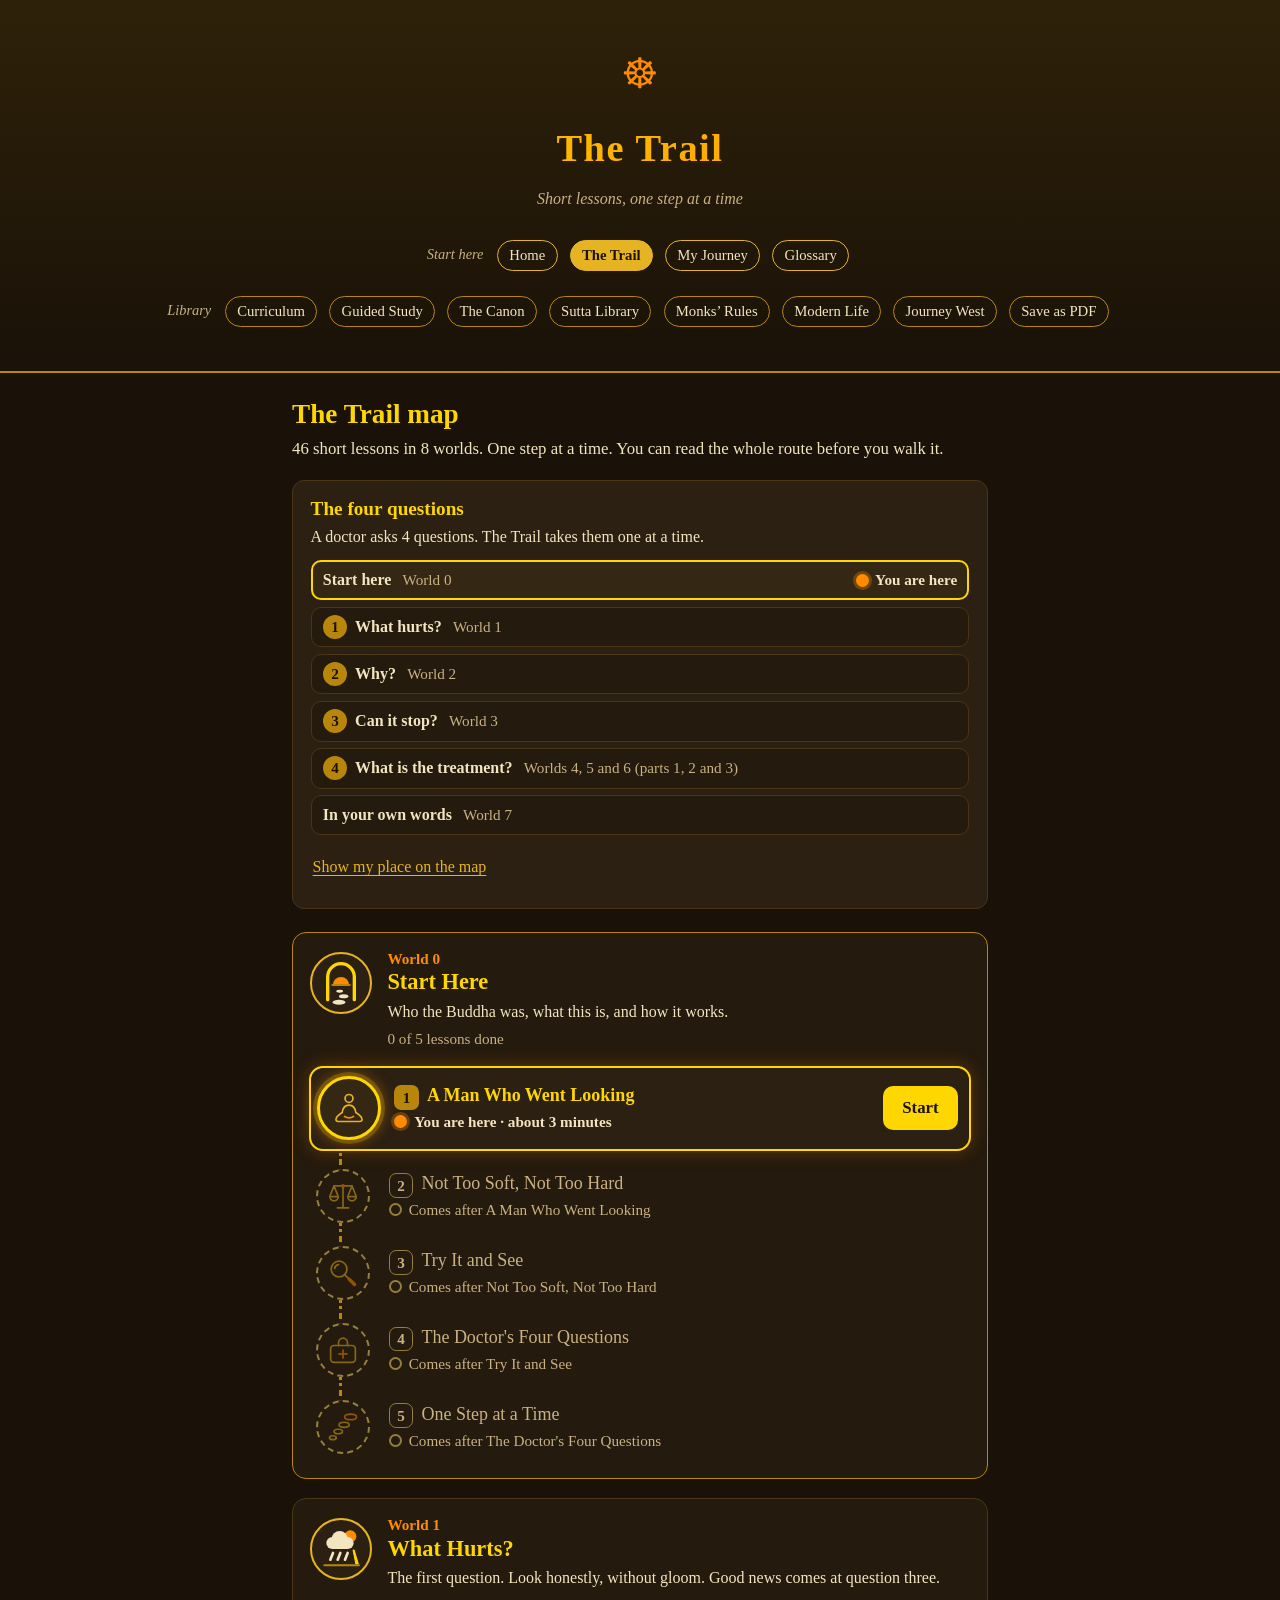
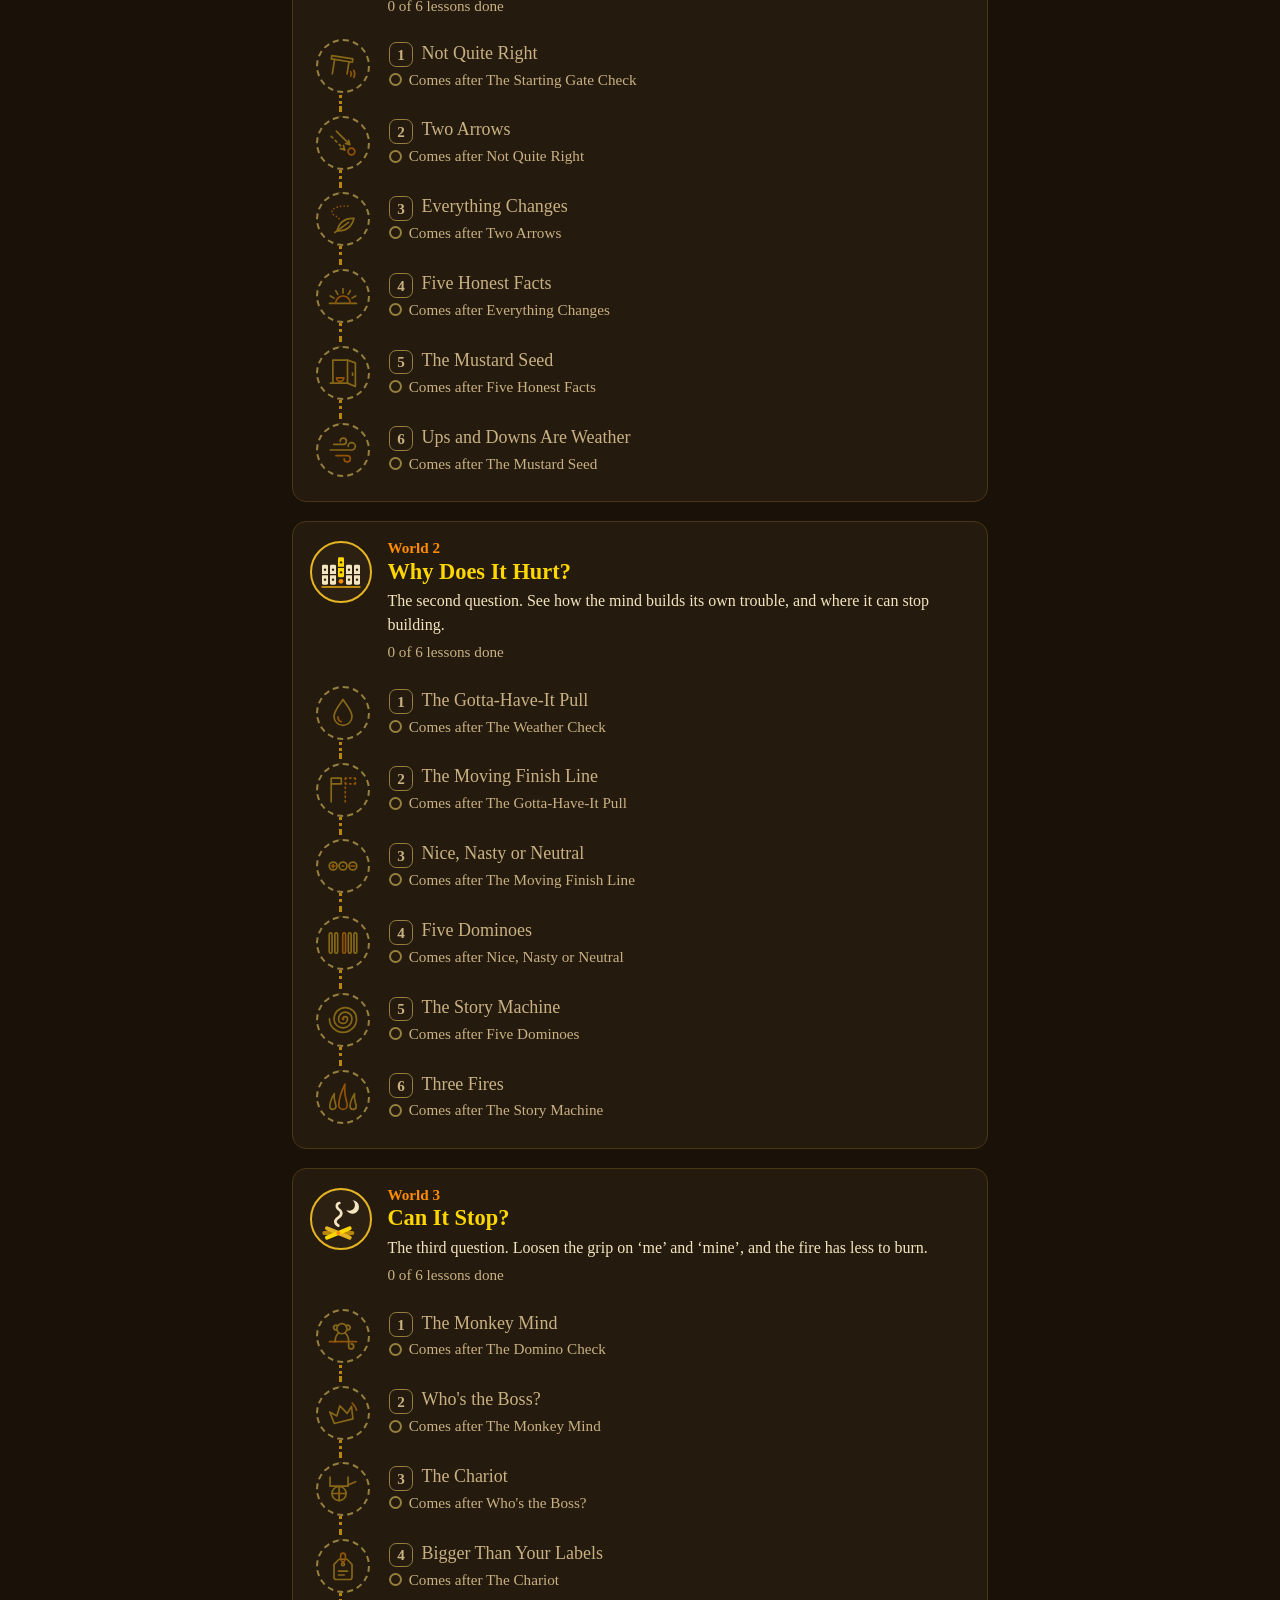
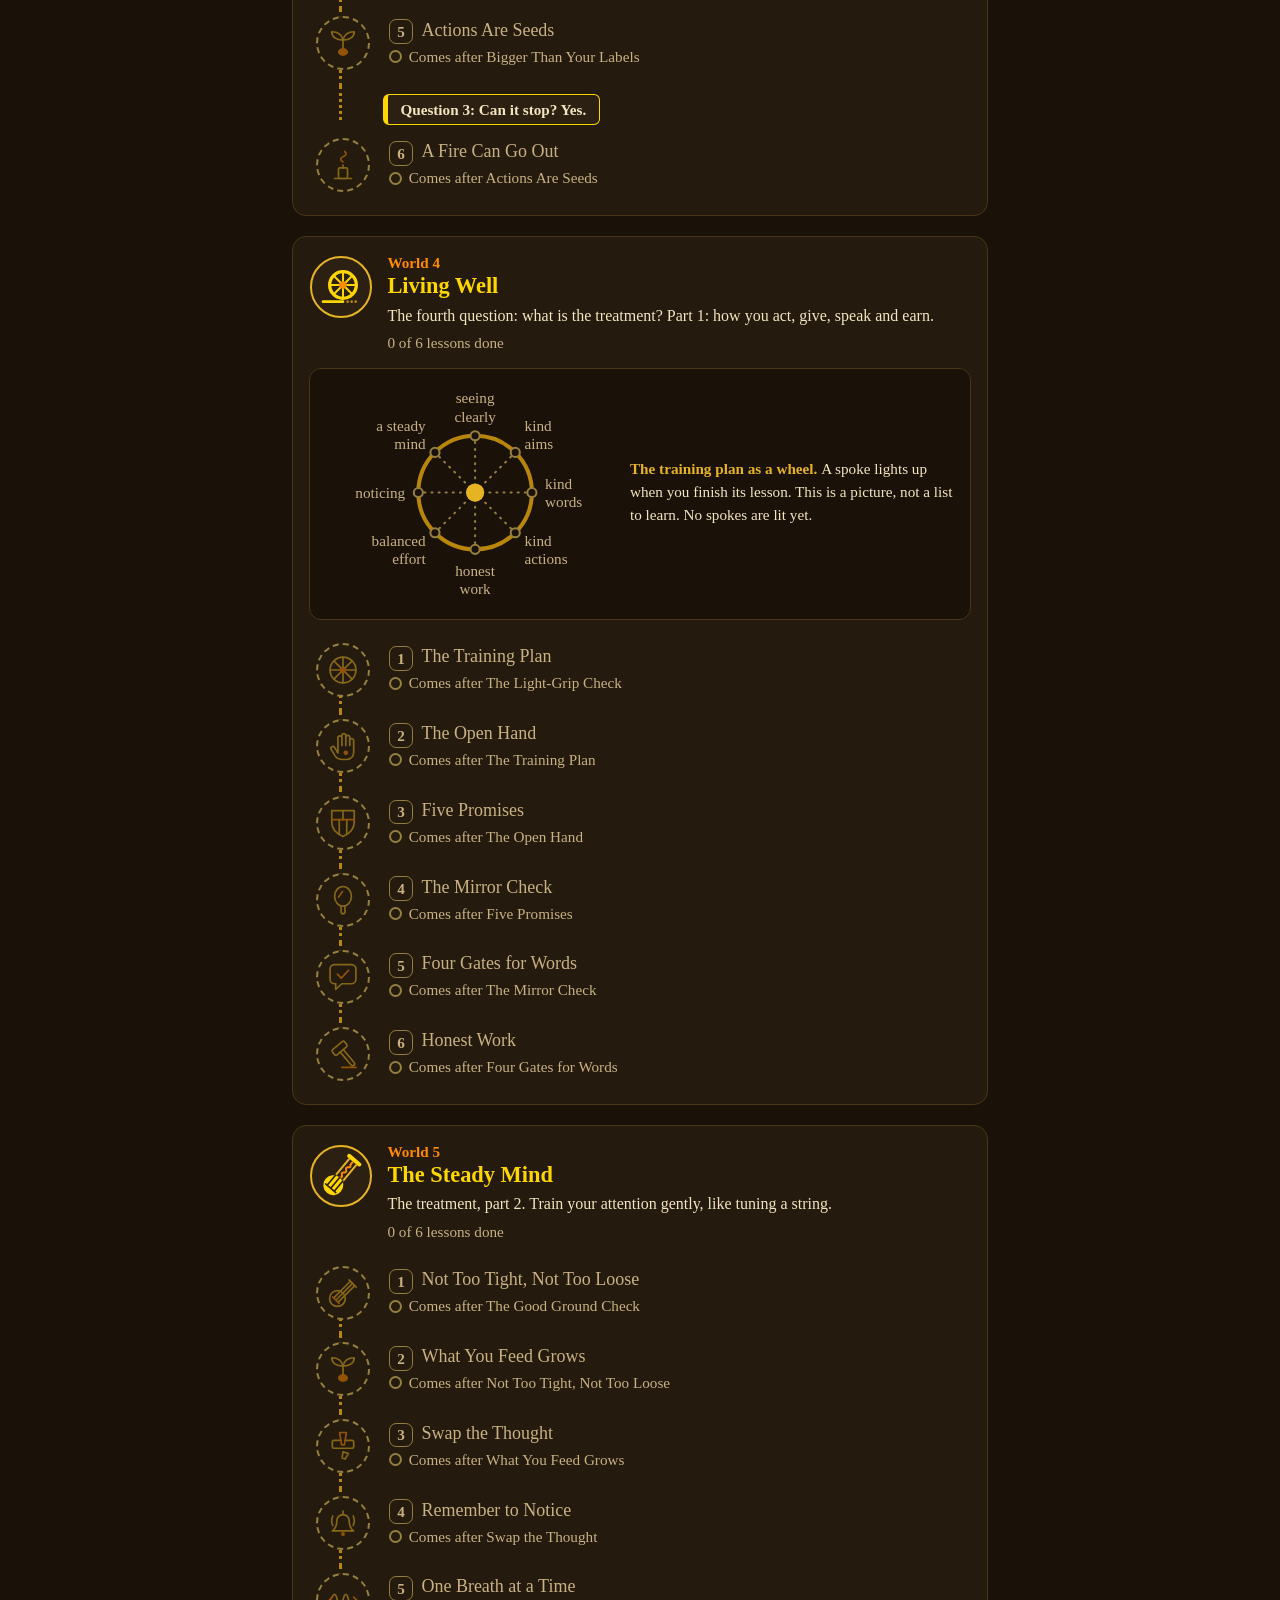
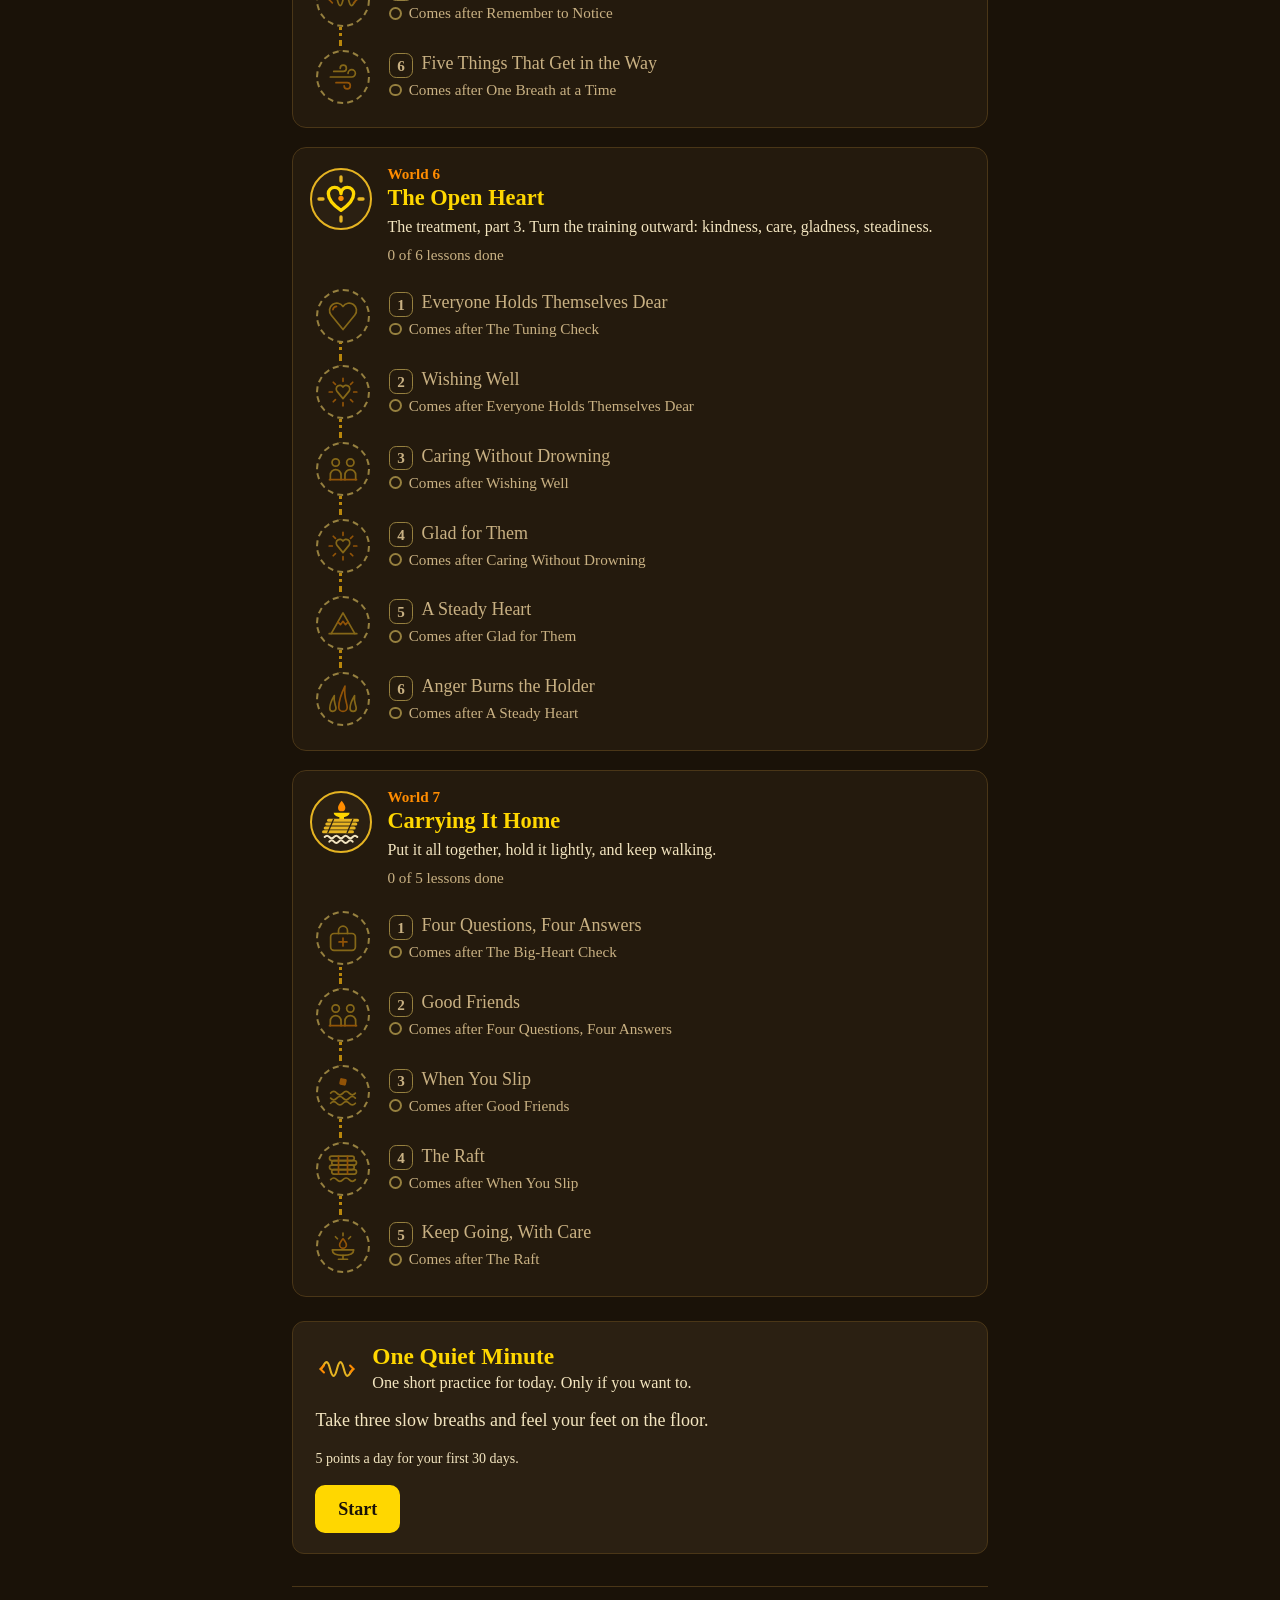
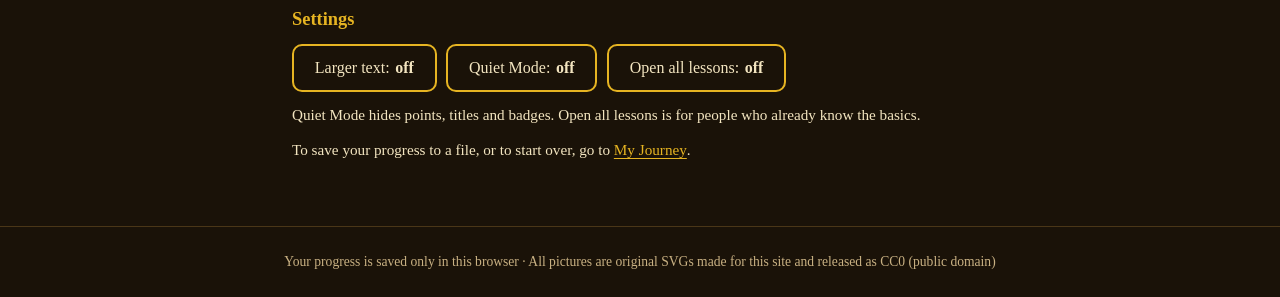
<file: trail.html>
<!DOCTYPE html>
<html lang="en">
<head>
<meta charset="UTF-8">
<meta name="viewport" content="width=device-width, initial-scale=1.0">
<title>The Trail — Buddhism Study</title>
<link rel="stylesheet" href="css/styles.css">
<link rel="stylesheet" href="css/game.css">
<link rel="stylesheet" href="css/trail.css">
</head>
<body>

<header class="site-header">
  <span class="wheel" aria-hidden="true">☸</span>
  <h1>The Trail</h1>
  <p class="subtitle">Short lessons, one step at a time</p>
  <nav class="site-nav">
    <a href="index.html">Home</a>
    <a href="trail.html" class="active" aria-current="page">The Trail</a>
    <a href="profile.html">My Journey</a>
    <a href="glossary.html">Glossary</a>
    <a href="curriculum.html">Curriculum</a>
    <a href="study.html">Guided Study</a>
    <a href="canon.html">The Canon</a>
    <a href="suttas.html">Sutta Library</a>
    <a href="vinaya.html">Monks’ Rules</a>
    <a href="themes.html">Modern Life</a>
    <a href="journey.html">Journey West</a>
    <a href="everything.html">Save as PDF</a>
  </nav>
</header>

<main class="trail" id="trail">

  <noscript>
    <p class="panel">The Trail needs JavaScript to show its lessons. Every other page still
    works. A good place to read on is <a href="study.html">Guided Study</a>.</p>
  </noscript>

  <!-- js/trail.js draws the map, a lesson or a world check here, one at a time. -->
  <div id="trail-view"></div>

  <!-- The One Quiet Minute card (js/daily.js). Shown under the map only. -->
  <div id="trail-daily" class="trail-daily" data-heading-level="2" hidden></div>

</main>

<footer class="site-footer">
  Your progress is saved only in this browser ·
  All pictures are original SVGs made for this site and released as CC0 (public domain)
</footer>

<script src="js/data/trail-w0.js"></script>
<script src="js/data/trail-w1.js"></script>
<script src="js/data/trail-w2.js"></script>
<script src="js/data/trail-w3.js"></script>
<script src="js/data/trail-w4.js"></script>
<script src="js/data/trail-w5.js"></script>
<script src="js/data/trail-w6.js"></script>
<script src="js/data/trail-w7.js"></script>
<script src="js/data/game-config.js"></script>
<script src="js/game.js"></script>
<script src="js/site.js"></script>
<script src="js/daily.js"></script>
<script src="js/trail.js"></script>
</body>
</html>
</file>
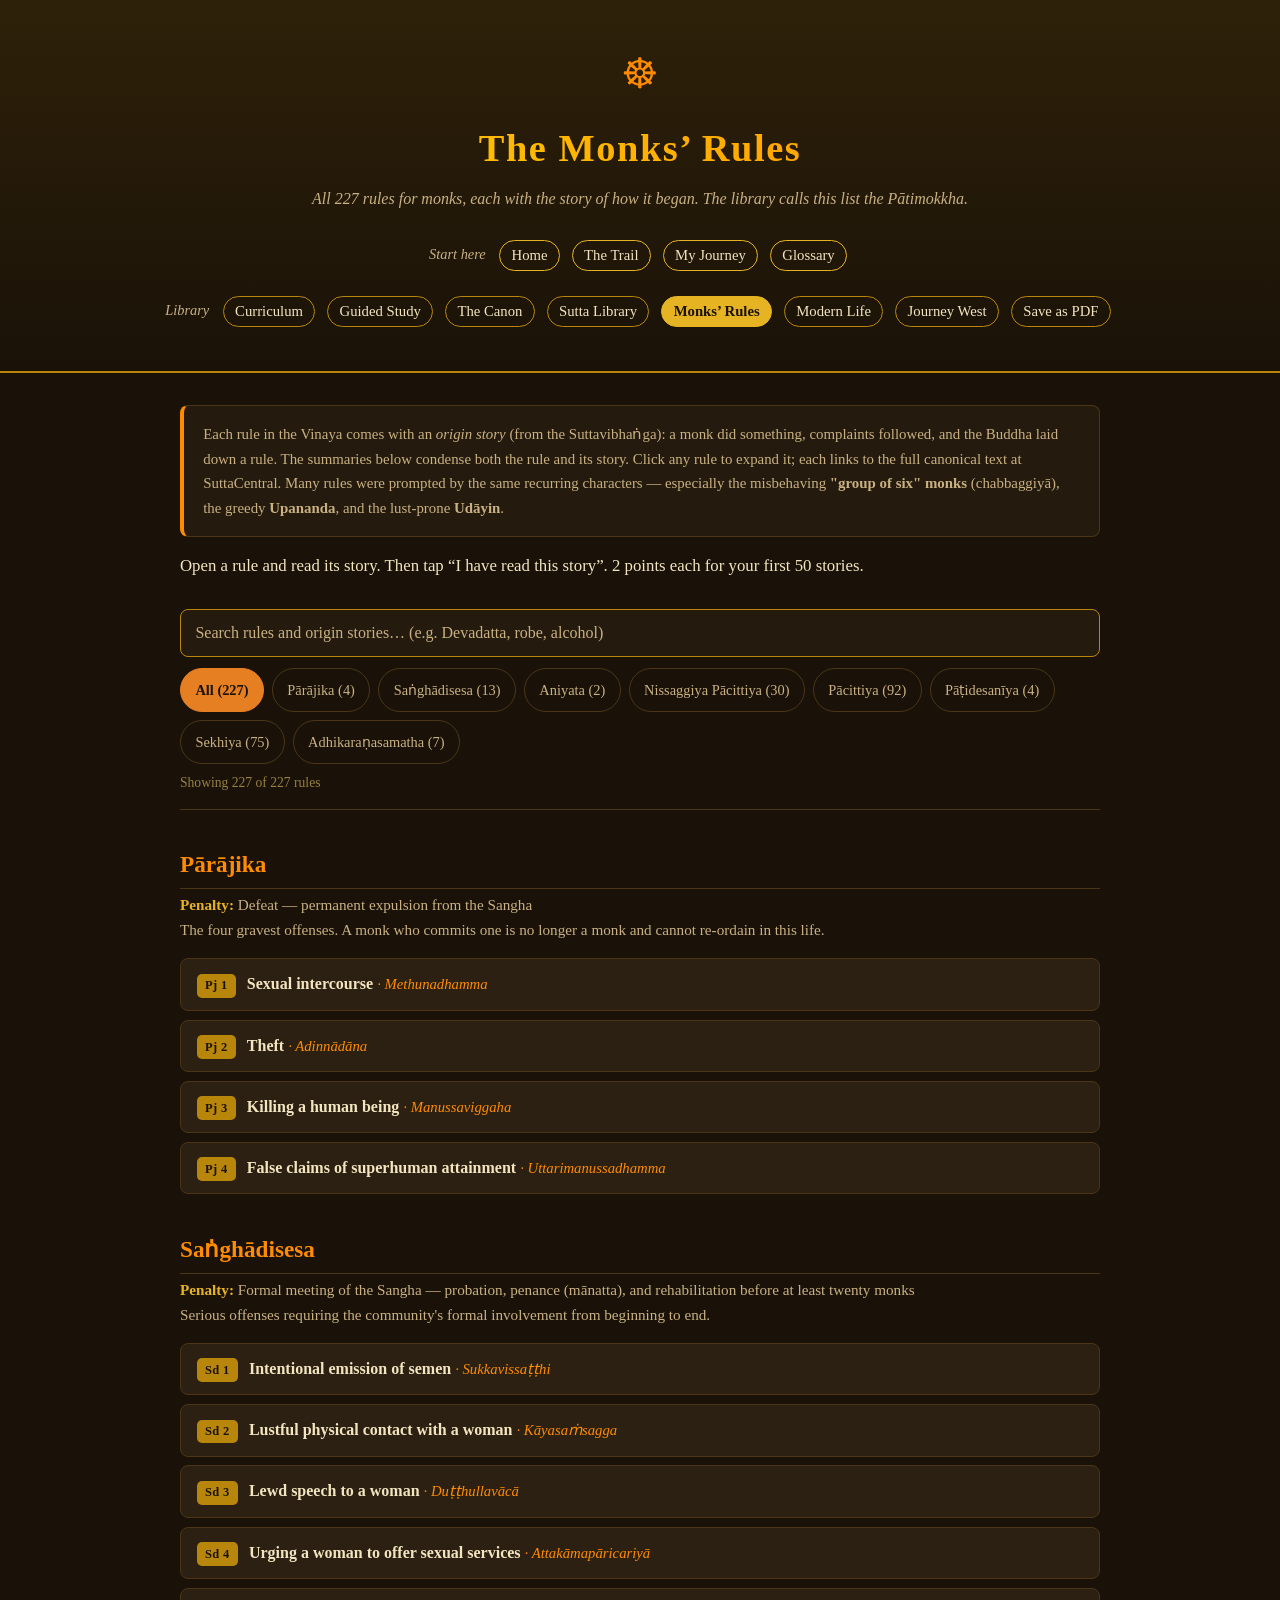
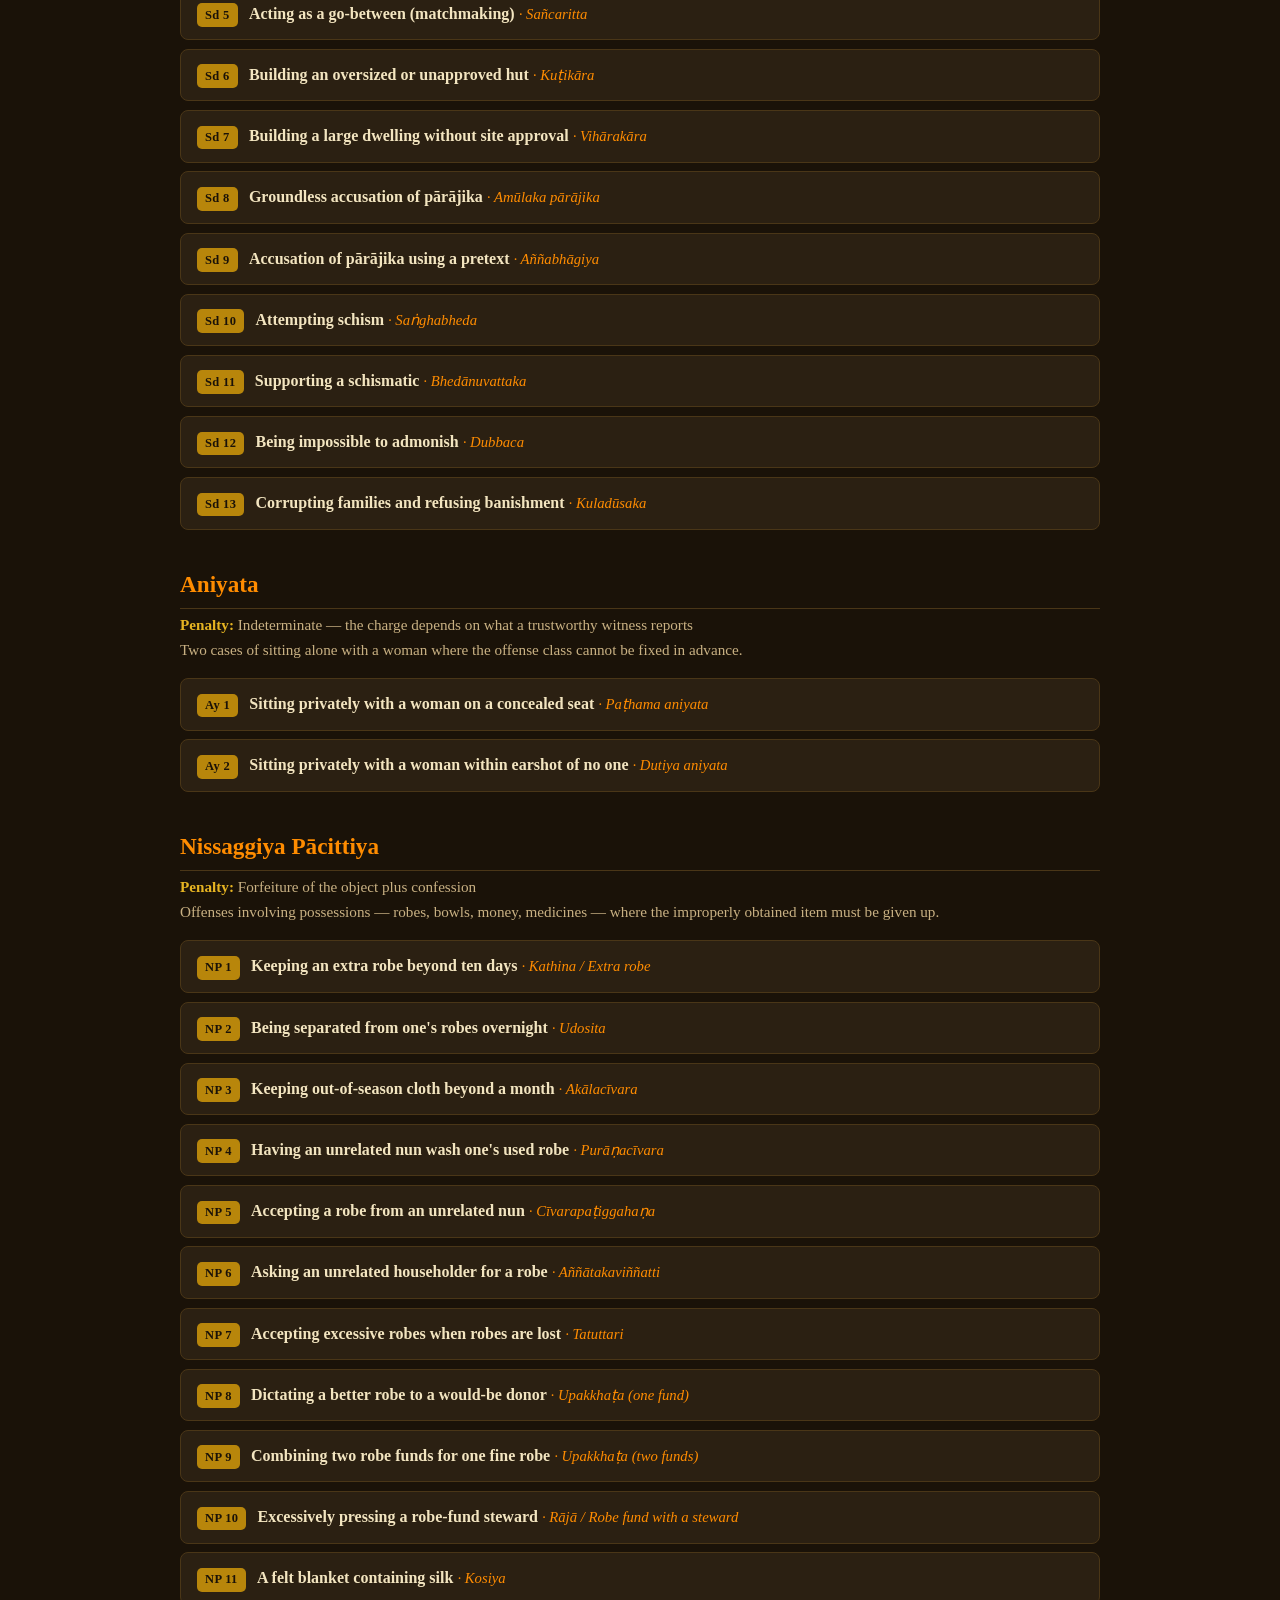
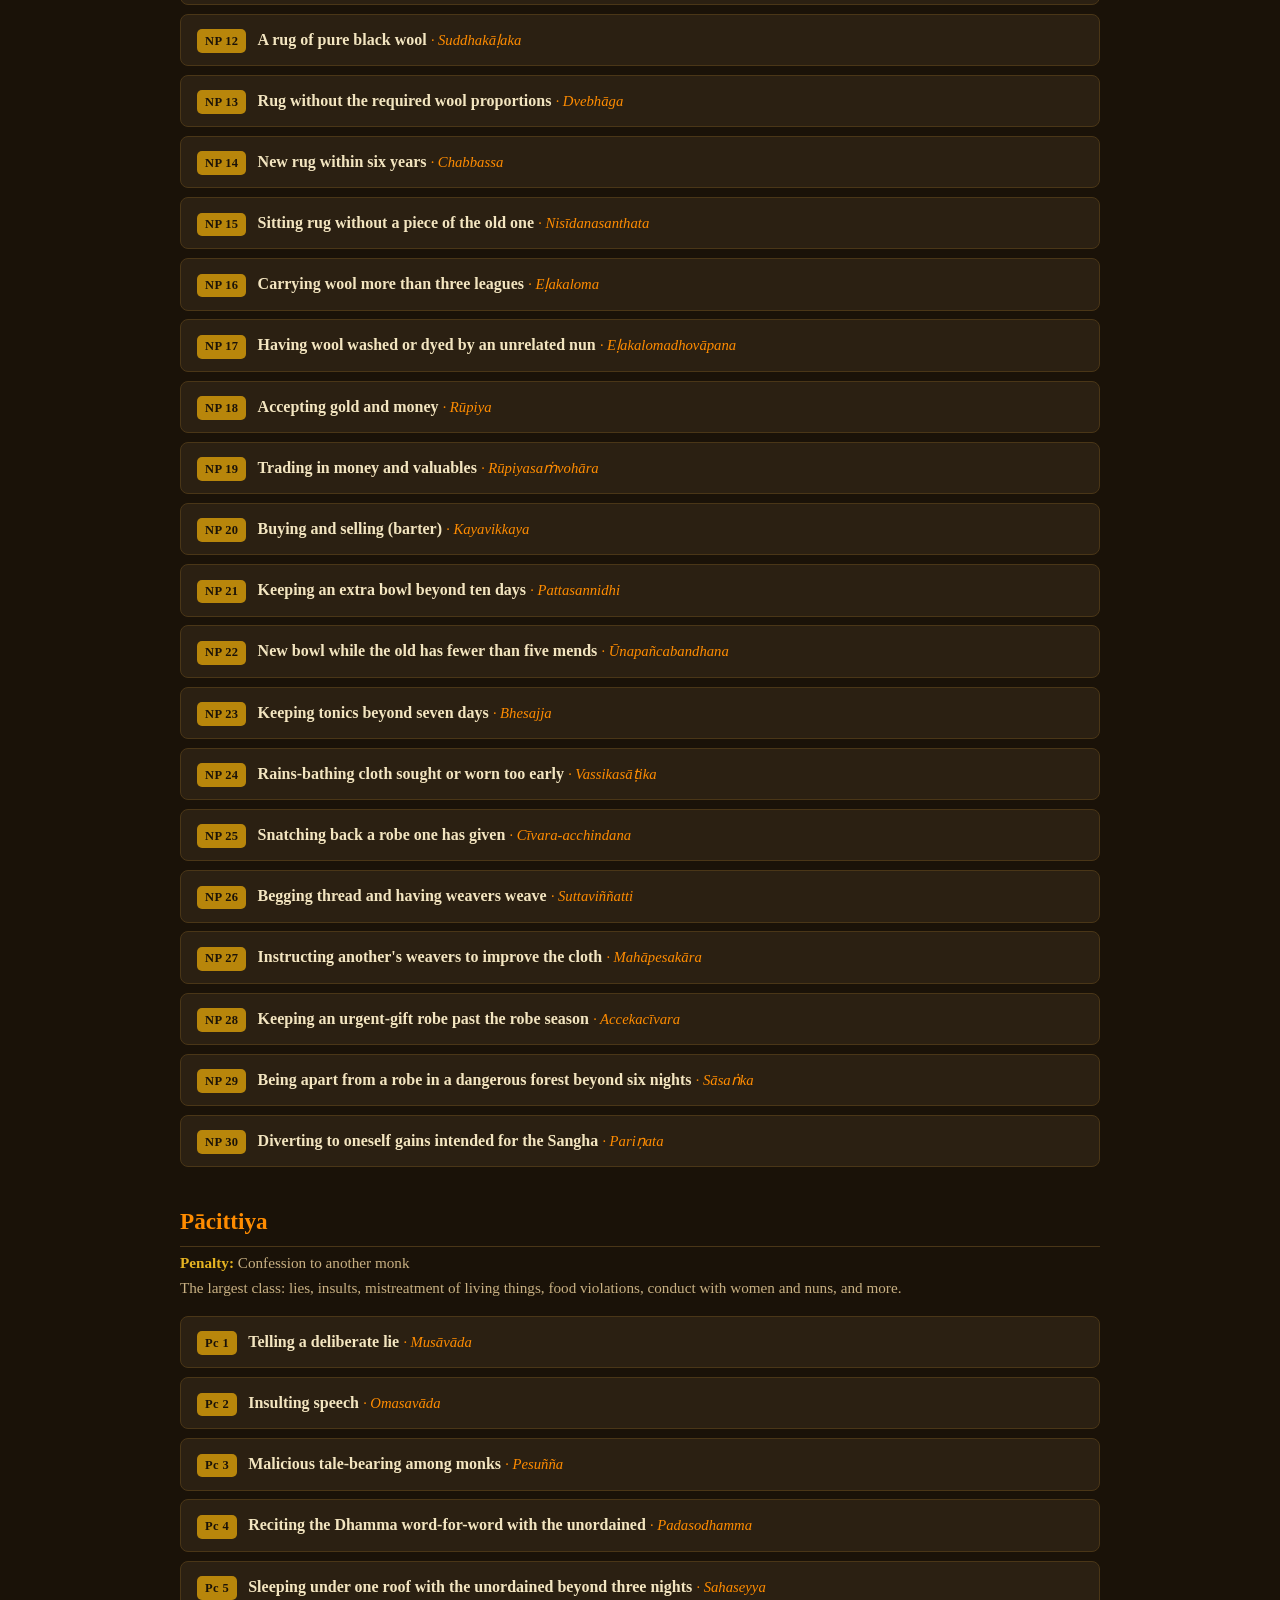
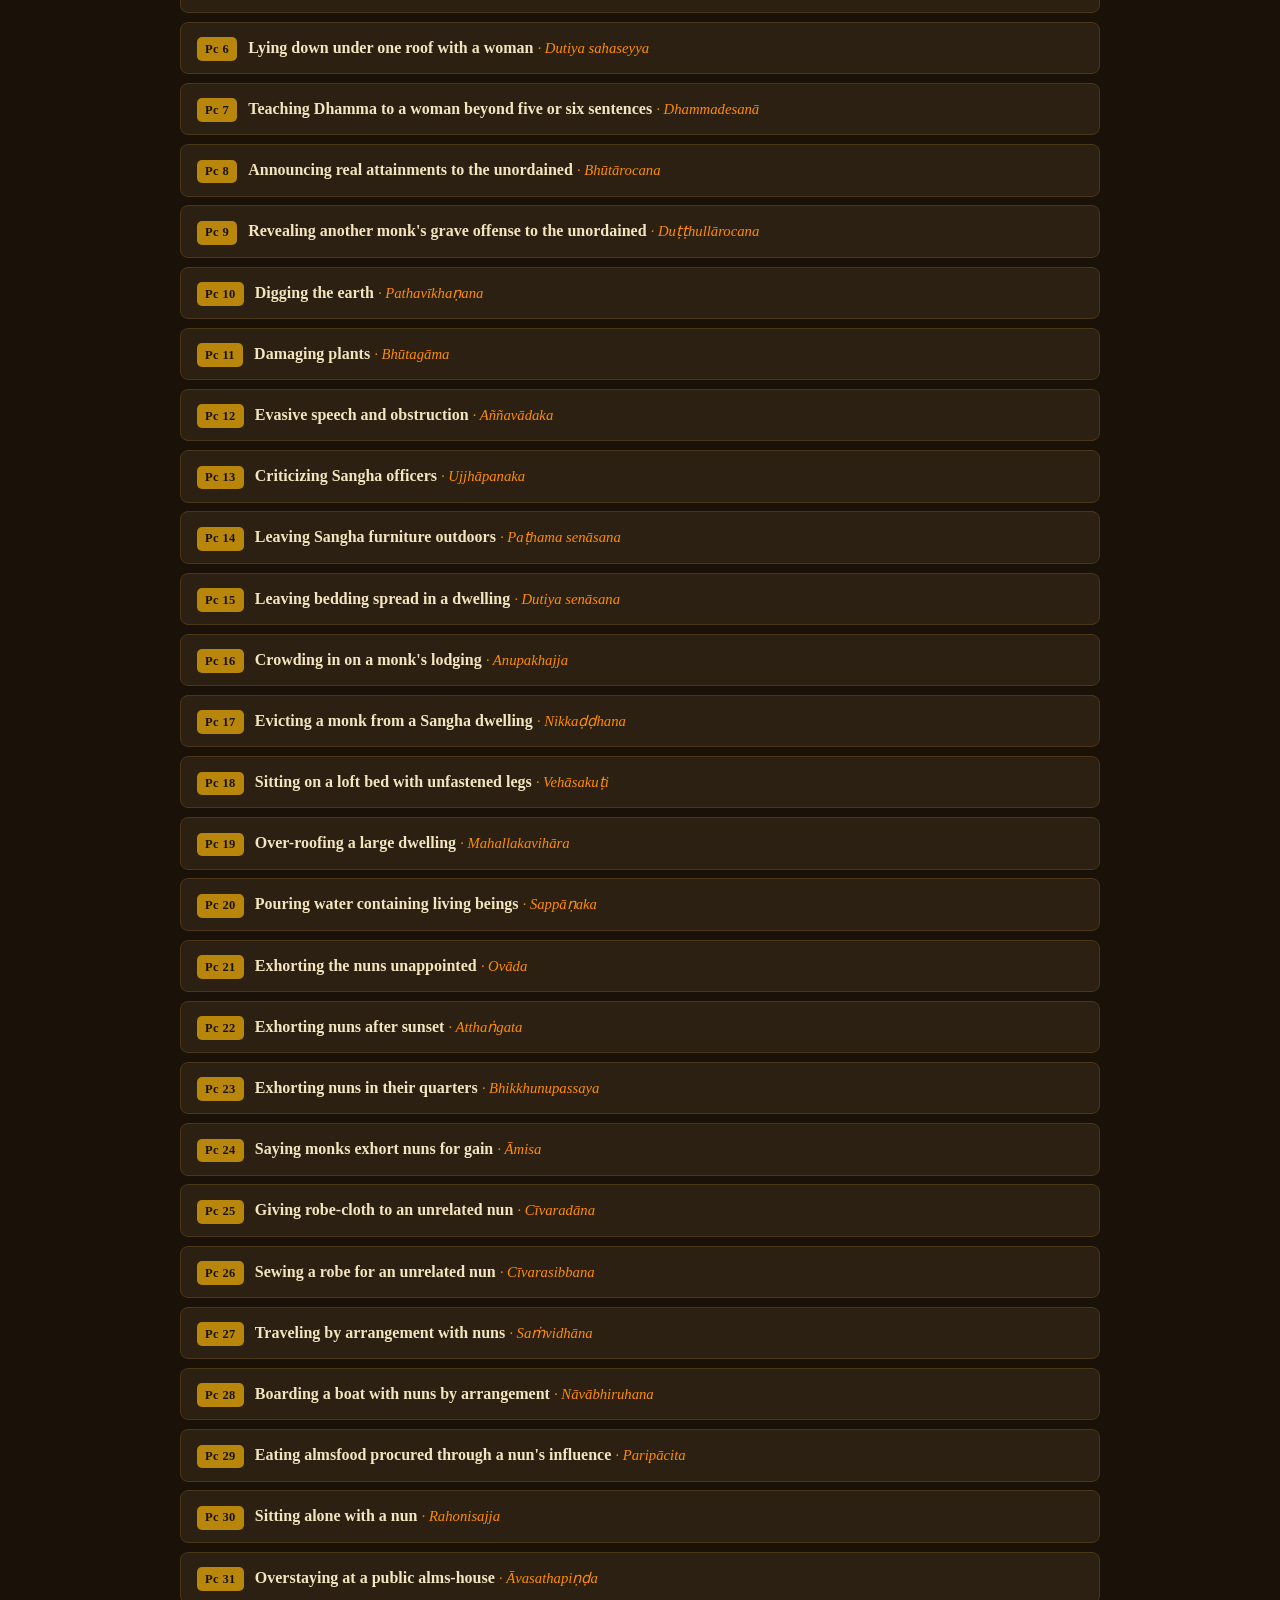
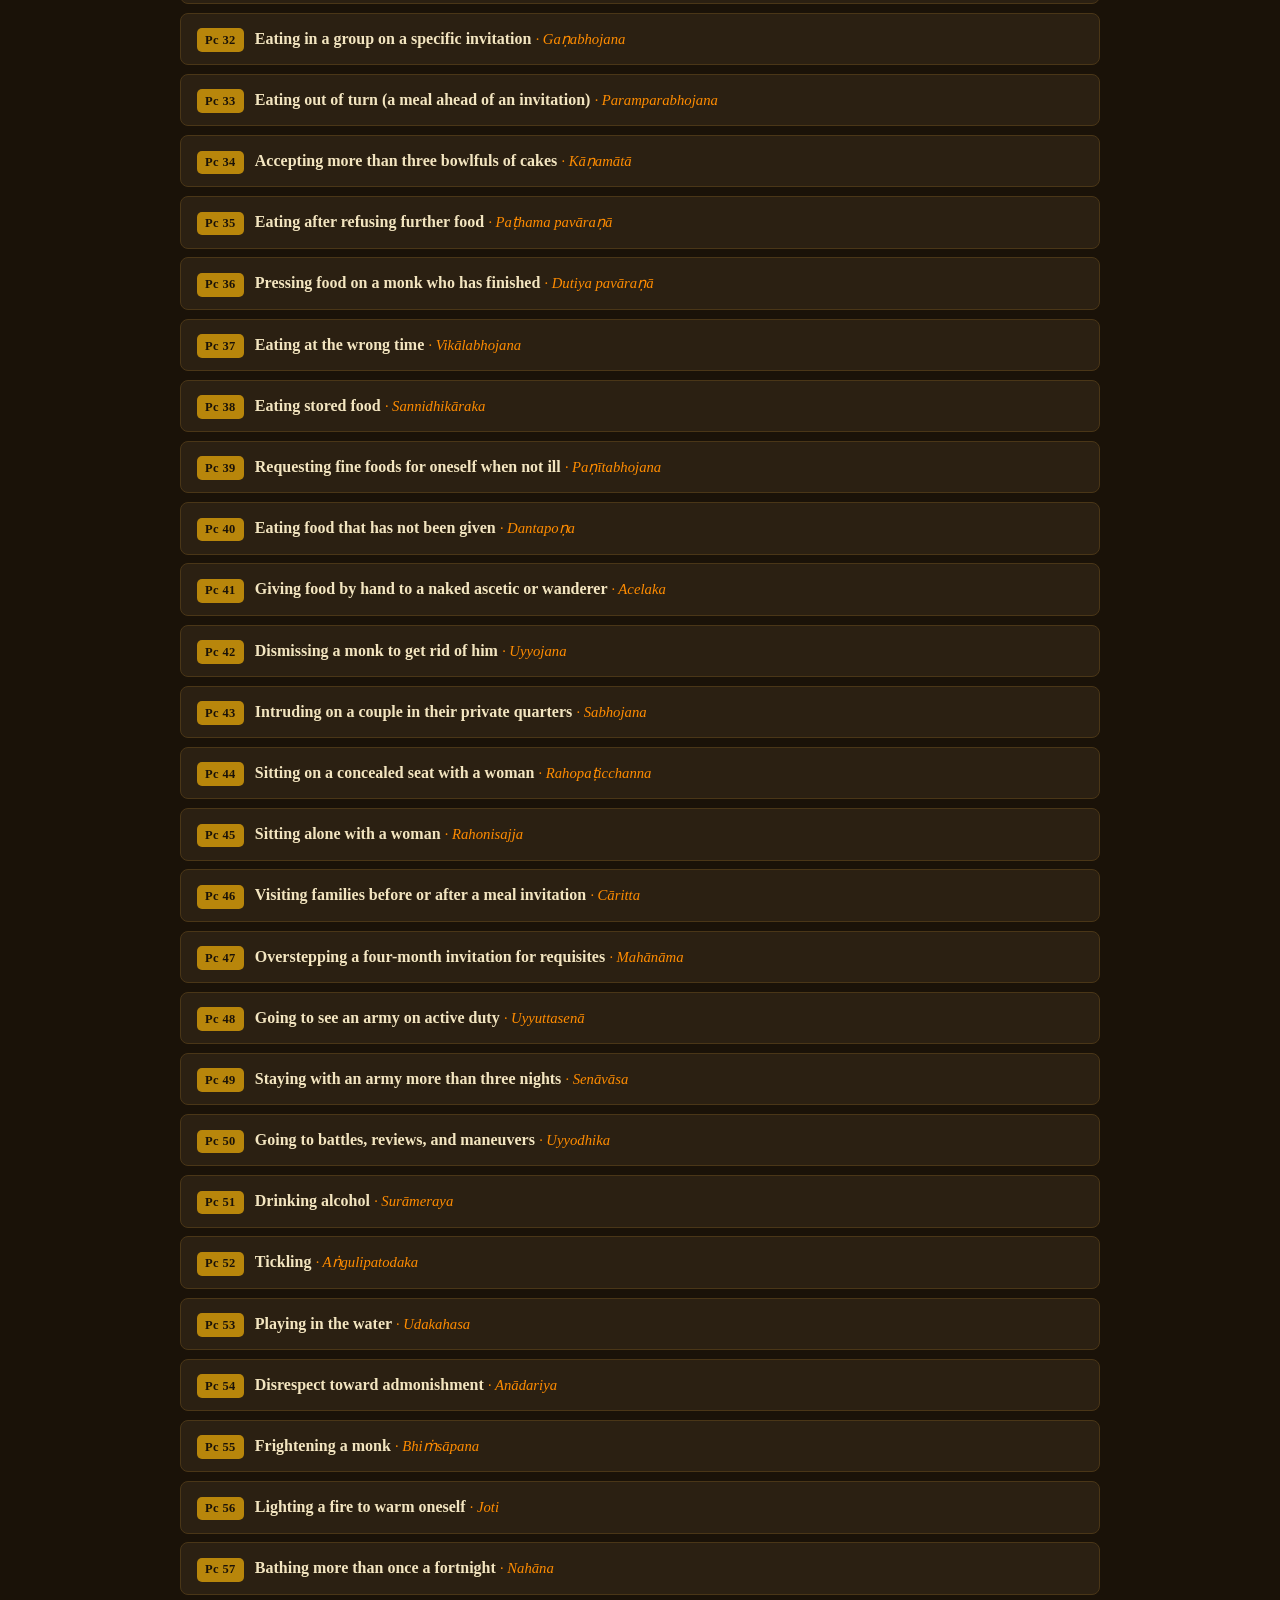
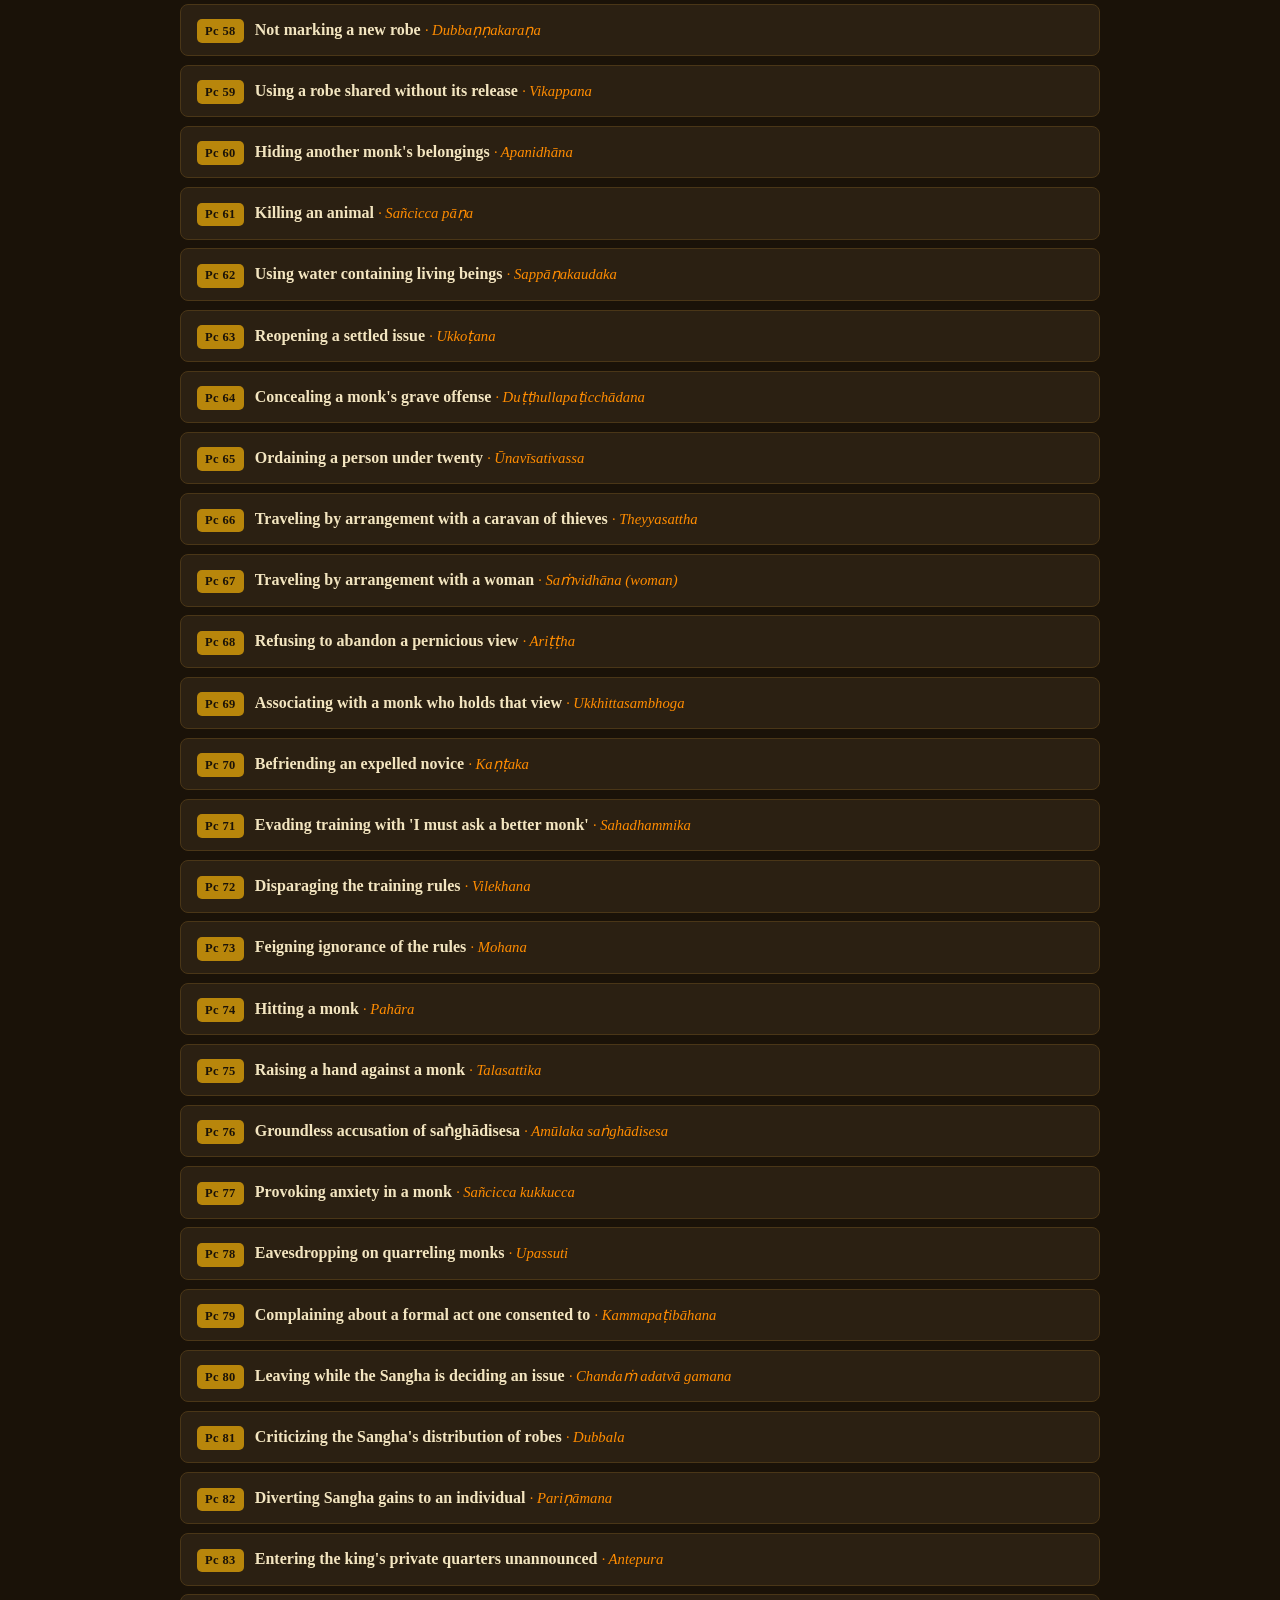
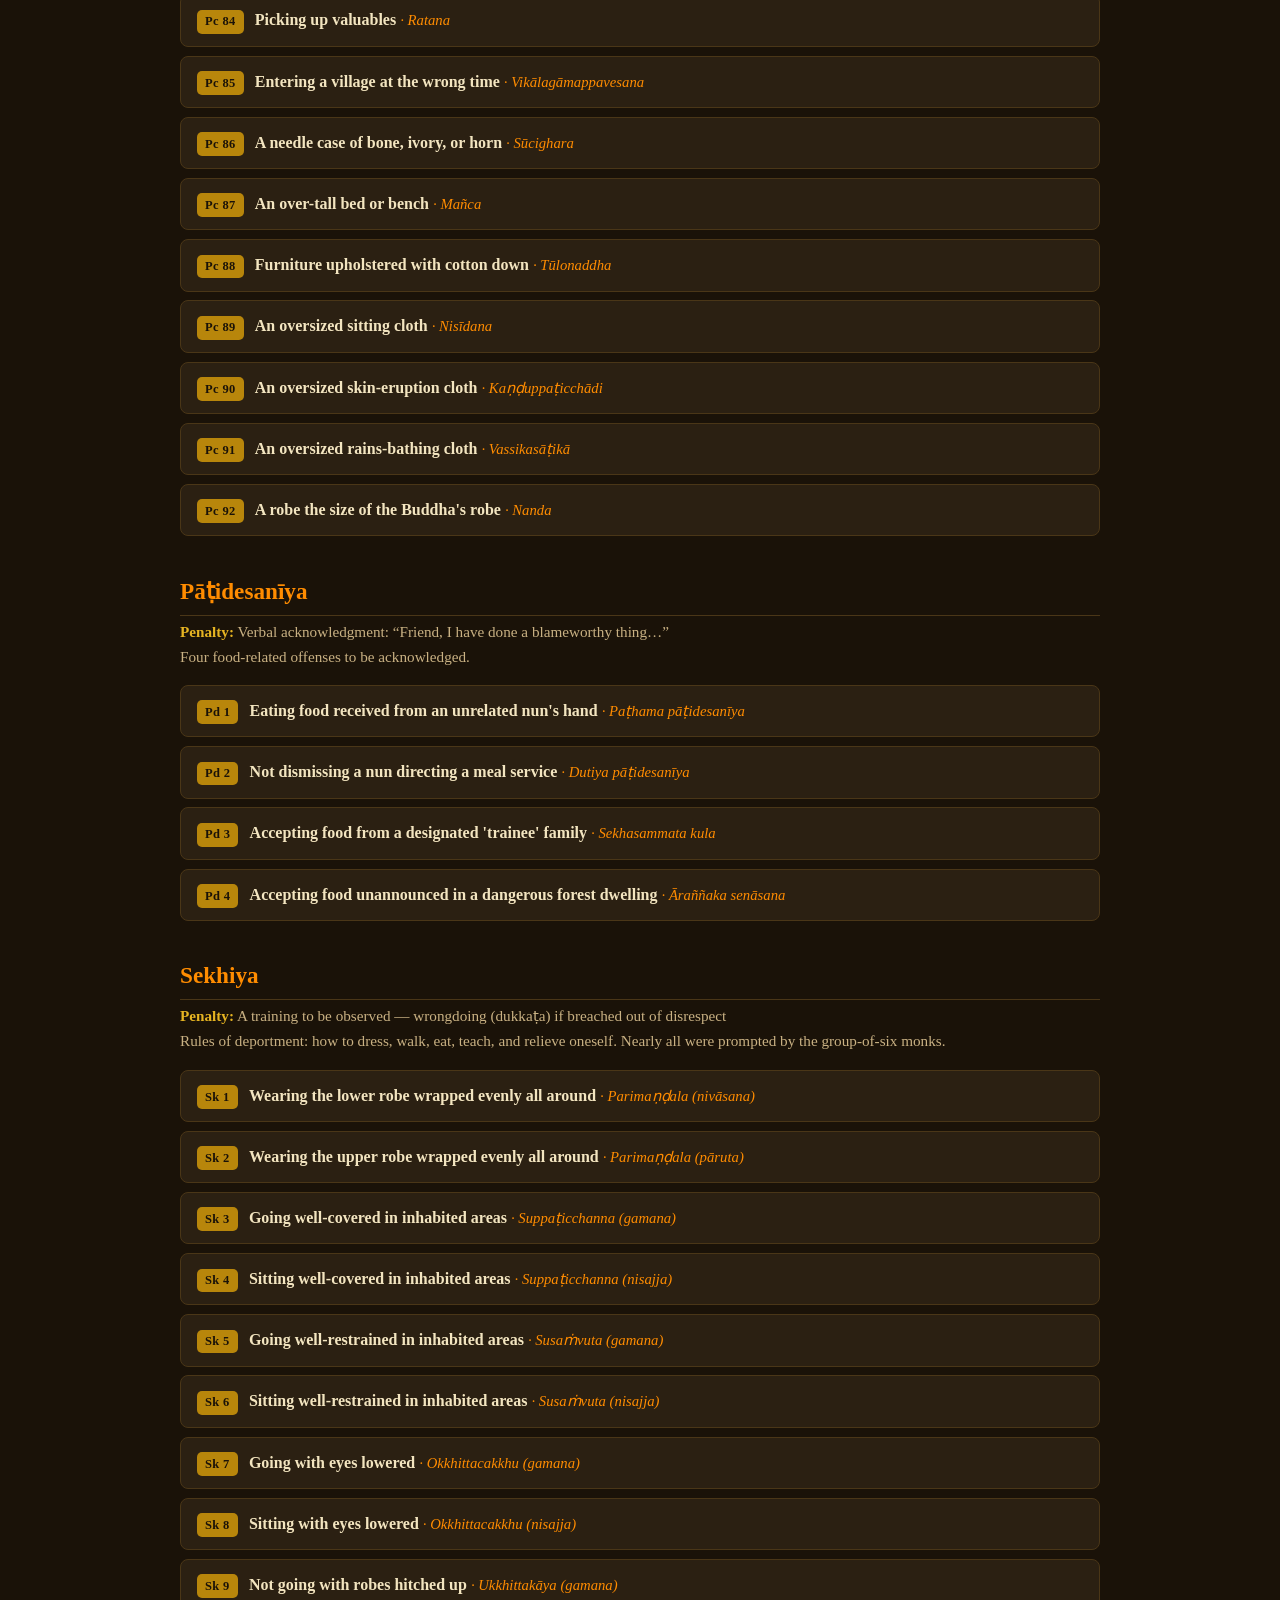
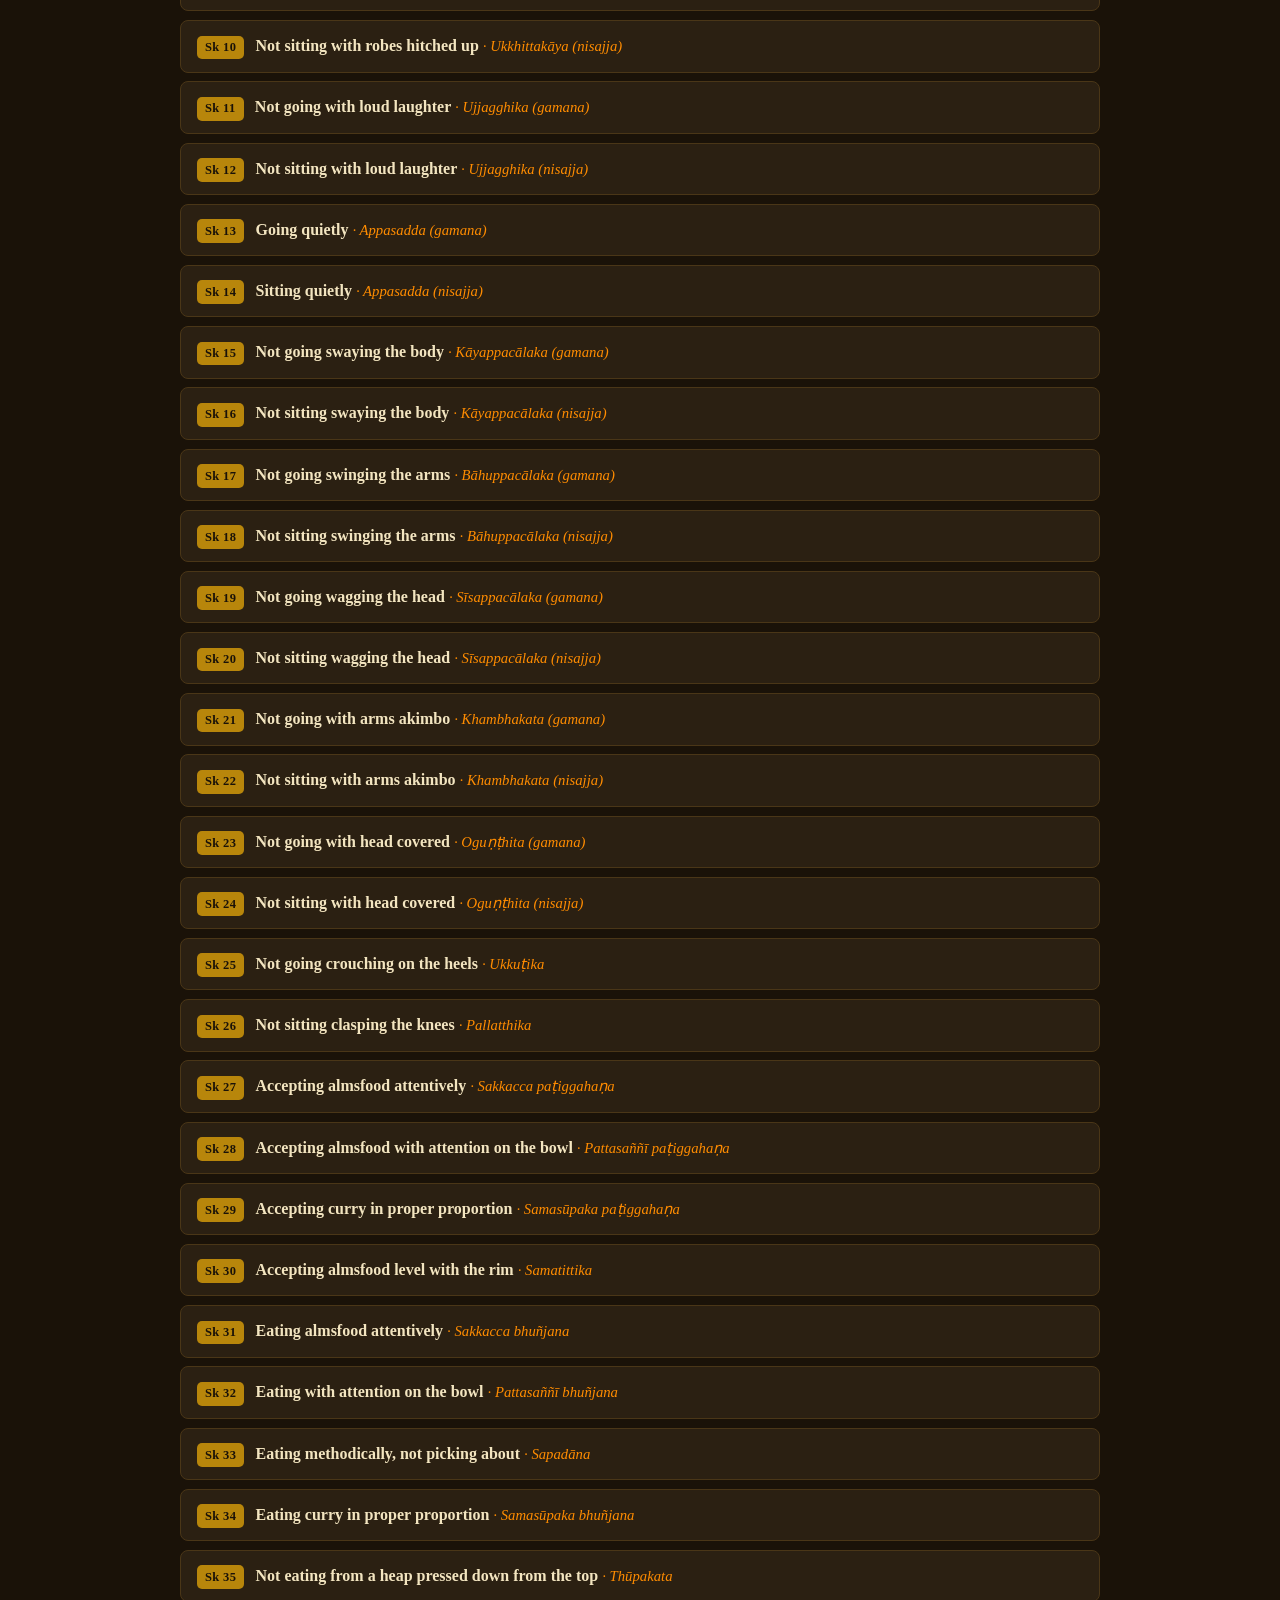
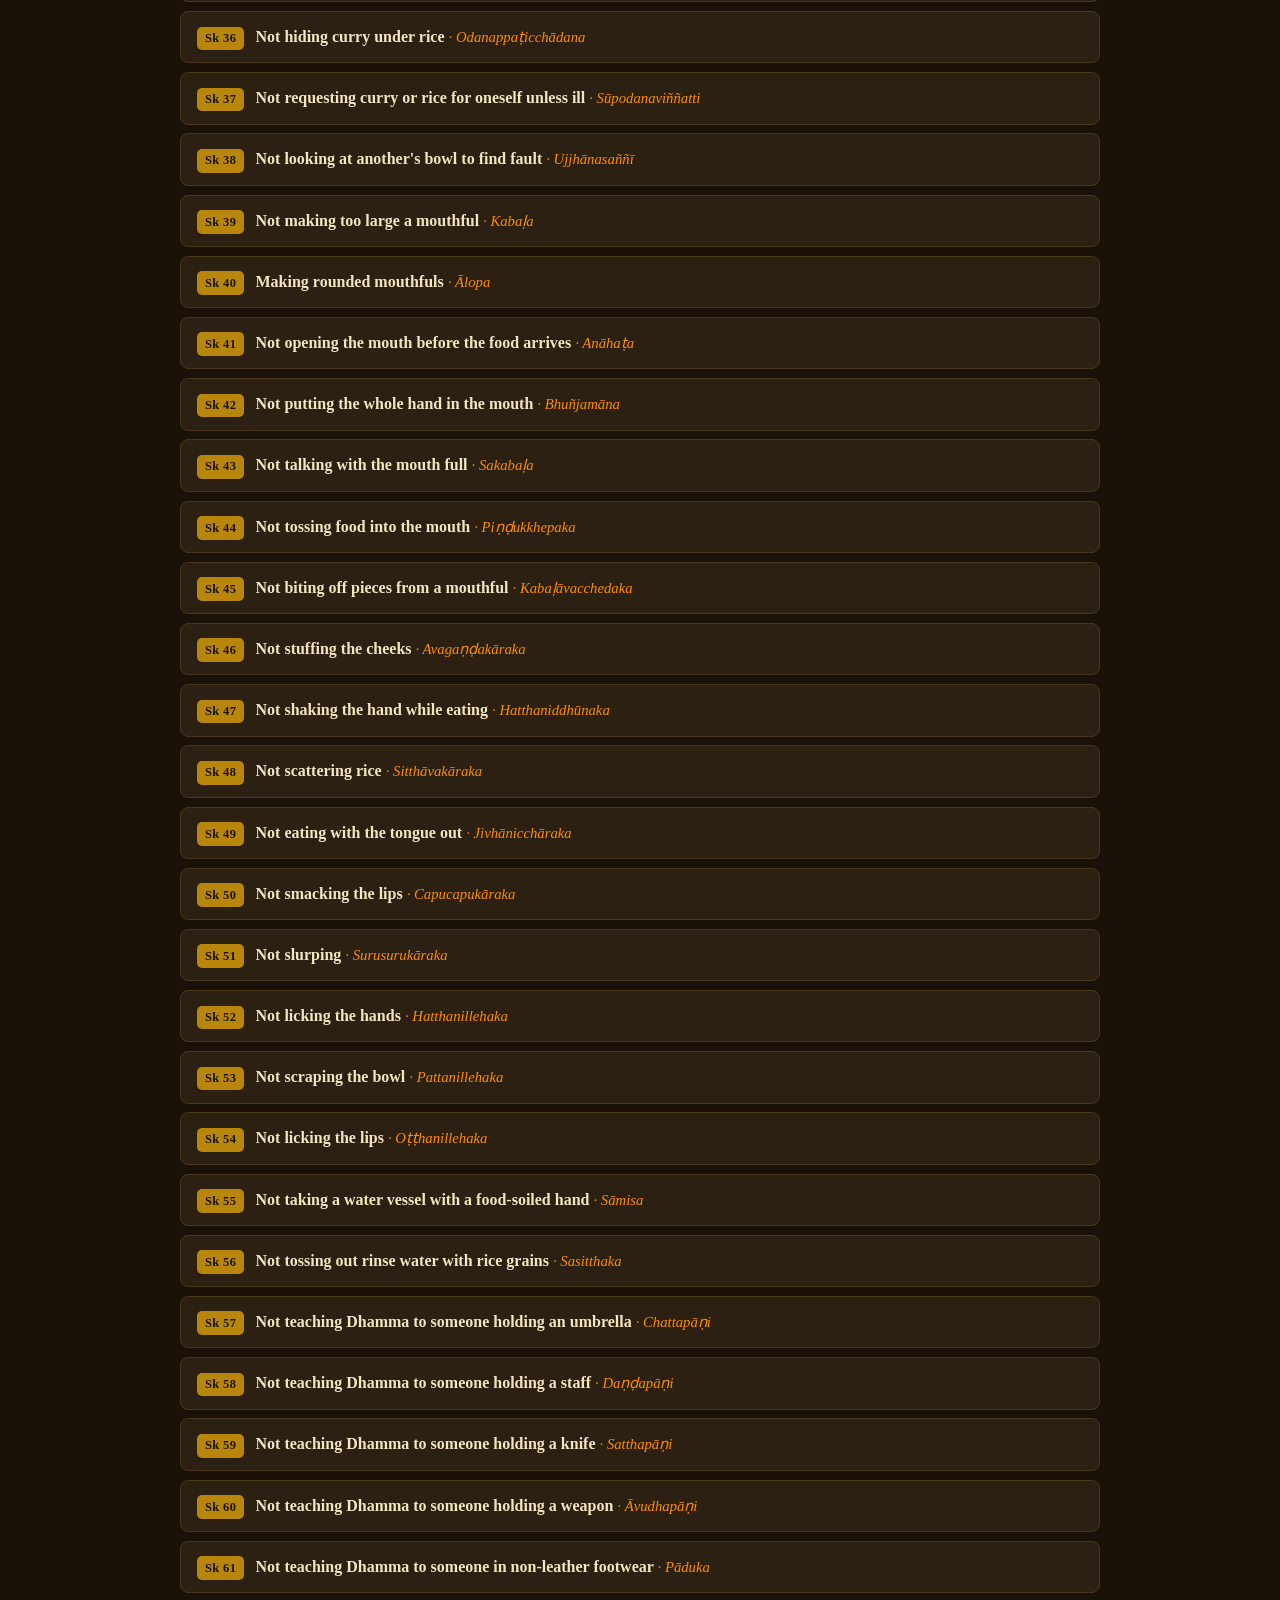
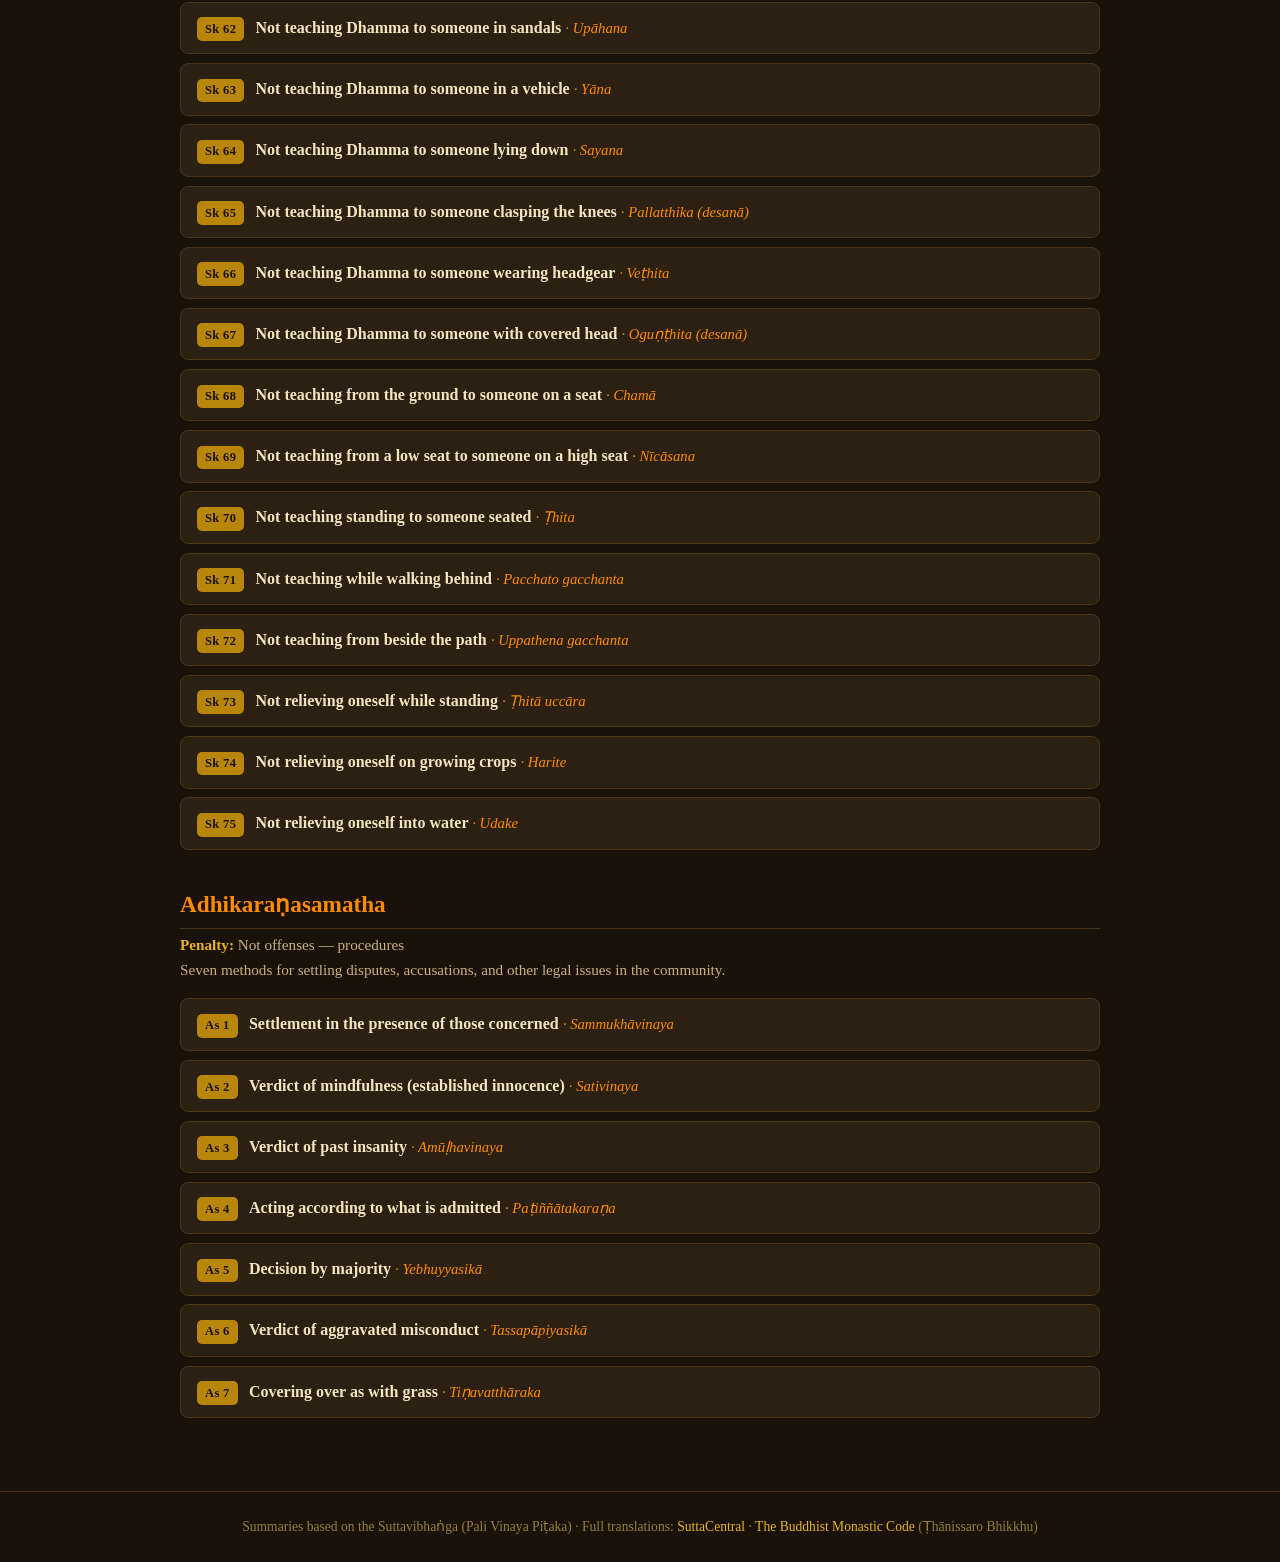
<file: vinaya.html>
<!DOCTYPE html>
<html lang="en">
<head>
<meta charset="UTF-8">
<meta name="viewport" content="width=device-width, initial-scale=1.0">
<title>Monks’ Rules — Buddhism Study</title>
<link rel="stylesheet" href="css/styles.css">
<link rel="stylesheet" href="css/game.css">
<style>
/* Monks' Rules: the game layer's pieces on this page.
   Colours come only from the variables in css/styles.css. Reading text uses --text. */

#search:focus-visible { outline: 3px solid var(--orange); outline-offset: 2px; }

/* the plain line under the intro */
.read-note {
  margin: -.6rem 0 1rem;
  color: var(--text);
  font-size: 1.05rem;
  line-height: 1.5;
}

/* "Read" in the summary line: a check and a word, never colour alone */
.read-mark {
  display: inline-flex;
  flex: 0 0 auto;
  align-items: center;
  gap: .3rem;
  margin-left: auto;
  padding: .05rem .6rem;
  border: 1px solid var(--dark-yellow);
  border-radius: 999px;
  color: var(--text);
  font-size: .85rem;
  font-weight: bold;
  white-space: nowrap;
}
.read-mark[hidden] { display: none; }
.card-tick { color: var(--gold); font-weight: bold; }

/* the foot of an open rule: "I have read this story" */
.card-game {
  margin-top: 1.1rem;
  border-top: 1px dashed var(--border);
}
.rule-body .card-done {
  margin-top: .9rem;
  color: var(--text);
  font-size: 1.05rem;
  font-weight: bold;
}
.card-done:focus-visible {
  outline: 3px solid var(--orange);
  outline-offset: 4px;
  border-radius: 4px;
}
</style>
</head>
<body>

<header class="site-header">
  <span class="wheel" aria-hidden="true">☸</span>
  <h1>The Monks’ Rules</h1>
  <p class="subtitle">All 227 rules for monks, each with the story of how it began. The library calls this list the <span lang="pi">Pātimokkha</span>.</p>
  <nav class="site-nav">
    <a href="index.html">Home</a>
    <a href="trail.html">The Trail</a>
    <a href="profile.html">My Journey</a>
    <a href="glossary.html">Glossary</a>
    <a href="curriculum.html">Curriculum</a>
    <a href="study.html">Guided Study</a>
    <a href="canon.html">The Canon</a>
    <a href="suttas.html">Sutta Library</a>
    <a href="vinaya.html" class="active" aria-current="page">Monks’ Rules</a>
    <a href="themes.html">Modern Life</a>
    <a href="journey.html">Journey West</a>
    <a href="everything.html">Save as PDF</a>
  </nav>
</header>

<main>
  <div class="note-box">
    Each rule in the Vinaya comes with an <em>origin story</em> (from the Suttavibhaṅga):
    a monk did something, complaints followed, and the Buddha laid down a rule. The
    summaries below condense both the rule and its story. Click any rule to expand it;
    each links to the full canonical text at SuttaCentral. Many rules were prompted by
    the same recurring characters — especially the misbehaving <strong>"group of six"
    monks</strong> (chabbaggiyā), the greedy <strong>Upananda</strong>, and the
    lust-prone <strong>Udāyin</strong>.
  </div>

  <p class="read-note no-print" id="read-note">
    Open a rule and read its story. Then tap “I have read this story”.
    <span class="game-only">2 points each for your first 50 stories.</span>
    <span id="read-count"></span>
  </p>

  <div class="controls">
    <input id="search" type="search" aria-label="Search rules and origin stories" placeholder="Search rules and origin stories… (e.g. Devadatta, robe, alcohol)">
    <div class="cat-filters" id="cat-filters"></div>
    <div class="result-count" id="result-count" aria-live="polite"></div>
  </div>

  <noscript>
    <p class="note-box">This page needs JavaScript to show the rules. Every other page still works.
    A good place to read on is <a href="study.html">Guided Study</a>.</p>
  </noscript>

  <div id="rules-root"></div>
</main>

<footer class="site-footer">
  Summaries based on the Suttavibhaṅga (Pali Vinaya Piṭaka) · Full translations:
  <a href="https://suttacentral.net/pli-tv-bu-pm">SuttaCentral</a> ·
  <a href="https://www.dhammatalks.org/vinaya/bmc/Section0001.html">The Buddhist Monastic Code</a> (Ṭhānissaro Bhikkhu)
</footer>

<script src="js/data/parajika.js"></script>
<script src="js/data/sanghadisesa.js"></script>
<script src="js/data/aniyata.js"></script>
<script src="js/data/nissaggiya.js"></script>
<script src="js/data/pacittiya1.js"></script>
<script src="js/data/pacittiya2.js"></script>
<script src="js/data/pacittiya3.js"></script>
<script src="js/data/patidesaniya.js"></script>
<script src="js/data/sekhiya.js"></script>
<script src="js/data/adhikarana.js"></script>
<script src="js/data/game-config.js"></script>
<script src="js/game.js"></script>
<script src="js/site.js"></script>
<script src="js/vinaya.js"></script>

</body>
</html>
</file>
<file: css/styles.css>
/* Buddhism Study — gold / dark yellow / orange theme */

:root {
  --bg: #1a1208;
  --bg-soft: #241a0d;
  --card: #2b2012;
  --card-hover: #342714;
  --border: #4a3617;
  --gold: #ffd700;
  --gold-soft: #e6b422;
  --dark-yellow: #b8860b;
  --orange: #ff8c00;
  --orange-deep: #e67e22;
  --text: #f3e5c0;
  --text-dim: #c9b183;
  --text-faint: #96803f;
}

* { margin: 0; padding: 0; box-sizing: border-box; }

html { scroll-behavior: smooth; }

body {
  background: var(--bg);
  color: var(--text);
  font-family: Georgia, "Times New Roman", serif;
  line-height: 1.65;
  min-height: 100vh;
}

a { color: var(--gold-soft); text-decoration: none; }
a:hover { color: var(--gold); }

/* ---------- header ---------- */
header.site-header {
  background: linear-gradient(180deg, #2e2109 0%, var(--bg) 100%);
  border-bottom: 2px solid var(--dark-yellow);
  padding: 2.5rem 1.5rem 2rem;
  text-align: center;
}

.site-header .wheel {
  font-size: 2.6rem;
  color: var(--orange);
  display: block;
  margin-bottom: .5rem;
}

.site-header h1 {
  font-size: 2.4rem;
  letter-spacing: .04em;
  background: linear-gradient(90deg, var(--gold) 0%, var(--orange) 100%);
  -webkit-background-clip: text;
  background-clip: text;
  -webkit-text-fill-color: transparent;
  color: var(--gold);
}

.site-header .subtitle {
  color: var(--text-dim);
  font-style: italic;
  margin-top: .4rem;
}

nav.site-nav {
  margin-top: 1.2rem;
  display: flex;
  justify-content: center;
  flex-wrap: wrap;
  gap: .5rem;
}

nav.site-nav a {
  padding: .35rem 1rem;
  border: 1px solid var(--dark-yellow);
  border-radius: 999px;
  color: var(--gold-soft);
  font-size: .95rem;
  transition: background .15s, color .15s;
}

nav.site-nav a:hover, nav.site-nav a.active {
  background: var(--dark-yellow);
  color: #1a1208;
}

main { max-width: 960px; margin: 0 auto; padding: 2rem 1.25rem 4rem; }

/* ---------- home topic grid ---------- */
.intro { color: var(--text-dim); margin-bottom: 2rem; text-align: center; }

.topic-grid {
  display: grid;
  grid-template-columns: repeat(auto-fill, minmax(270px, 1fr));
  gap: 1.1rem;
}

.topic-card {
  background: var(--card);
  border: 1px solid var(--border);
  border-left: 4px solid var(--orange-deep);
  border-radius: 10px;
  padding: 1.3rem 1.3rem 1.1rem;
  display: block;
  transition: transform .15s, background .15s, border-color .15s;
}

a.topic-card:hover {
  background: var(--card-hover);
  transform: translateY(-3px);
  border-left-color: var(--gold);
}

.topic-card h2 { color: var(--gold); font-size: 1.25rem; margin-bottom: .35rem; }
.topic-card .pali { color: var(--orange); font-style: italic; font-size: .95rem; }
.topic-card p { color: var(--text-dim); font-size: .95rem; margin-top: .5rem; }

.topic-card.placeholder {
  opacity: .55;
  border-left-color: var(--text-faint);
}
.topic-card.placeholder .badge-soon {
  display: inline-block;
  font-size: .72rem;
  letter-spacing: .08em;
  text-transform: uppercase;
  color: var(--orange);
  border: 1px solid var(--orange-deep);
  border-radius: 4px;
  padding: .05rem .45rem;
  margin-top: .6rem;
}

/* ---------- vinaya page ---------- */
.page-title { color: var(--gold); font-size: 1.9rem; margin-bottom: .3rem; }
.page-lede { color: var(--text-dim); margin-bottom: 1.6rem; }

.controls {
  position: sticky;
  top: 0;
  z-index: 10;
  background: var(--bg);
  padding: .9rem 0;
  border-bottom: 1px solid var(--border);
  margin-bottom: 1.4rem;
}

#search {
  width: 100%;
  min-height: 48px;
  padding: .65rem .9rem;
  font-size: 1rem;
  font-family: inherit;
  background: var(--bg-soft);
  color: var(--text);
  border: 1px solid var(--dark-yellow);
  border-radius: 8px;
  outline: none;
}
#search:focus { border-color: var(--gold); box-shadow: 0 0 0 2px rgba(255, 215, 0, .15); }
#search::placeholder { color: var(--text-dim); }

.cat-filters { display: flex; flex-wrap: wrap; gap: .5rem; margin-top: .7rem; }

.cat-filters button {
  font-family: inherit;
  font-size: .9rem;
  min-height: 44px;
  padding: .3rem .9rem;
  background: transparent;
  color: var(--text-dim);
  border: 1px solid var(--border);
  border-radius: 999px;
  cursor: pointer;
  transition: all .15s;
}
.cat-filters button:hover { border-color: var(--gold-soft); color: var(--gold-soft); }
.cat-filters button.on {
  background: var(--orange-deep);
  border-color: var(--orange-deep);
  color: #1a1208;
  font-weight: bold;
}

.result-count { color: var(--text-faint); font-size: .85rem; margin-top: .5rem; }

/* category section headers */
.cat-section h2 {
  color: var(--orange);
  font-size: 1.45rem;
  margin: 2.2rem 0 .2rem;
  border-bottom: 1px solid var(--border);
  padding-bottom: .3rem;
}
.cat-section .cat-meta { color: var(--text-dim); font-size: .95rem; margin-bottom: 1rem; }
.cat-section .cat-meta strong { color: var(--gold-soft); }

/* rule cards */
details.rule {
  background: var(--card);
  border: 1px solid var(--border);
  border-radius: 8px;
  margin-bottom: .55rem;
  overflow: hidden;
}

details.rule[open] { border-color: var(--dark-yellow); }

details.rule summary {
  cursor: pointer;
  list-style: none;
  padding: .75rem 1rem;
  display: flex;
  align-items: baseline;
  gap: .7rem;
}
details.rule summary::-webkit-details-marker { display: none; }
details.rule summary:hover { background: var(--card-hover); }

.rule-num {
  flex: 0 0 auto;
  font-size: .78rem;
  font-weight: bold;
  color: #1a1208;
  background: var(--dark-yellow);
  border-radius: 5px;
  padding: .1rem .5rem;
  letter-spacing: .03em;
}
details.rule[open] .rule-num { background: var(--gold); }

.rule-title { color: var(--text); font-weight: bold; }
.rule-title .pali { color: var(--orange); font-weight: normal; font-style: italic; font-size: .92em; }

.rule-body { padding: 0 1.1rem 1rem; border-top: 1px solid var(--border); }
.rule-body h3,
.rule-body h4 {
  color: var(--gold-soft);
  font-size: .8rem;
  text-transform: uppercase;
  letter-spacing: .1em;
  margin: .9rem 0 .25rem;
}
.rule-body p { color: var(--text); font-size: .97rem; }
.rule-body .origin p { color: var(--text-dim); }
.rule-body .sclink { font-size: .82rem; margin-top: .8rem; display: inline-block; }

.note-box {
  background: var(--bg-soft);
  border: 1px solid var(--border);
  border-left: 4px solid var(--orange);
  border-radius: 8px;
  padding: 1rem 1.2rem;
  color: var(--text-dim);
  font-size: .93rem;
  margin-bottom: 1.6rem;
}

/* ---------- curriculum & canon pages ---------- */
.stage {
  background: var(--card);
  border: 1px solid var(--border);
  border-radius: 12px;
  padding: 1.5rem 1.6rem;
  margin: 2rem 0;
}

.stage-head { display: flex; align-items: center; gap: .9rem; margin-bottom: .3rem; }

.stage-n {
  flex: 0 0 auto;
  width: 2.4rem; height: 2.4rem;
  display: flex; align-items: center; justify-content: center;
  font-weight: bold; font-size: 1.2rem;
  color: #1a1208;
  background: linear-gradient(135deg, var(--gold) 0%, var(--orange) 100%);
  border-radius: 50%;
}

.stage h2 { color: var(--gold); font-size: 1.5rem; }
.stage .stage-tag { color: var(--orange); font-style: italic; margin-bottom: 1rem; }

.stage h3, .canon-book h3.inner {
  color: var(--orange);
  font-size: 1.05rem;
  margin: 1.3rem 0 .35rem;
}

.stage p, .canon-book p { color: var(--text); margin-bottom: .6rem; }
.stage ul, .canon-book ul { margin: .3rem 0 .8rem 1.3rem; color: var(--text); }
.stage li, .canon-book li { margin-bottom: .35rem; }
.dim { color: var(--text-dim); }

/* lost-in-translation callout */
.tnote {
  background: #201505;
  border: 1px solid var(--dark-yellow);
  border-left: 5px solid var(--orange);
  border-radius: 8px;
  padding: .8rem 1rem;
  margin: .9rem 0;
  font-size: .93rem;
  color: var(--text-dim);
}
.tnote .tnote-label {
  display: block;
  font-size: .72rem;
  letter-spacing: .12em;
  text-transform: uppercase;
  color: var(--orange);
  margin-bottom: .3rem;
  font-weight: bold;
}
.tnote strong { color: var(--gold-soft); }

/* canon page */
.basket-head {
  color: var(--gold);
  font-size: 1.7rem;
  margin: 2.8rem 0 .2rem;
  border-bottom: 2px solid var(--dark-yellow);
  padding-bottom: .35rem;
}
.basket-lede { color: var(--text-dim); font-style: italic; margin-bottom: 1.2rem; }

.canon-book {
  background: var(--card);
  border: 1px solid var(--border);
  border-left: 4px solid var(--dark-yellow);
  border-radius: 10px;
  padding: 1.2rem 1.4rem;
  margin: 1.1rem 0;
}
.canon-book > h3 {
  color: var(--gold);
  font-size: 1.2rem;
}
.canon-book .pali-sub { color: var(--orange); font-style: italic; font-size: .95rem; margin-bottom: .7rem; }

.stage-badges { margin: .6rem 0 .2rem; }
.stage-badge {
  display: inline-block;
  font-size: .72rem;
  font-weight: bold;
  letter-spacing: .05em;
  padding: .12rem .55rem;
  border-radius: 999px;
  margin-right: .35rem;
  color: #1a1208;
  background: var(--gold-soft);
}
.stage-badge.s2 { background: var(--orange); }
.stage-badge.s3 { background: var(--dark-yellow); }
.stage-badge.s4 { background: var(--orange-deep); }

.toc {
  background: var(--bg-soft);
  border: 1px solid var(--border);
  border-radius: 10px;
  padding: 1rem 1.3rem;
  margin-bottom: 1.5rem;
  font-size: .95rem;
}
.toc strong { color: var(--gold-soft); }
.toc a { margin-right: .9rem; white-space: nowrap; }

footer.site-footer {
  border-top: 1px solid var(--border);
  color: var(--text-faint);
  text-align: center;
  font-size: .85rem;
  padding: 1.5rem;
}

/* ---------- guided study ---------- */
.unit {
  background: var(--card);
  border: 1px solid var(--border);
  border-left: 4px solid var(--orange-deep);
  border-radius: 10px;
  padding: 1.2rem 1.4rem;
  margin: 1.2rem 0;
}
.unit h3 { color: var(--gold); font-size: 1.2rem; margin-bottom: .2rem; }
.unit .unit-why { color: var(--orange); font-style: italic; margin-bottom: .7rem; font-size: .95rem; }
.unit h4 { color: var(--gold-soft); font-size: .8rem; text-transform: uppercase; letter-spacing: .1em; margin: .9rem 0 .3rem; }
.unit ul.readings { list-style: none; margin: 0 0 .5rem 0; }
.unit ul.readings li { margin-bottom: .3rem; display: flex; align-items: baseline; gap: .55rem; }
.unit input[type="checkbox"] { accent-color: var(--orange); width: 1rem; height: 1rem; flex: 0 0 auto; transform: translateY(2px); }
.unit p { color: var(--text-dim); font-size: .95rem; margin-bottom: .4rem; }

.progress-wrap {
  position: sticky; top: 0; z-index: 10;
  background: var(--bg);
  padding: .8rem 0 .6rem;
  border-bottom: 1px solid var(--border);
  margin-bottom: 1rem;
}
.progress-bar { height: 10px; background: var(--bg-soft); border: 1px solid var(--border); border-radius: 999px; overflow: hidden; }
.progress-fill { height: 100%; width: 0; background: linear-gradient(90deg, var(--dark-yellow), var(--orange)); transition: width .3s; }
.progress-label { color: var(--text-dim); font-size: .85rem; margin-top: .35rem; }

/* ---------- print / PDF export ---------- */
.print-btn {
  display: inline-block;
  font-family: inherit;
  font-size: 1rem;
  padding: .55rem 1.4rem;
  background: linear-gradient(135deg, var(--gold-soft), var(--orange));
  color: #1a1208;
  font-weight: bold;
  border: none;
  border-radius: 999px;
  cursor: pointer;
}
.print-btn:hover { filter: brightness(1.1); }

@media print {
  :root, :root * {
    --bg: #fff; --bg-soft: #fff; --card: #fff; --card-hover: #fff;
    --border: #bbb; --gold: #7a5a00; --gold-soft: #7a5a00; --dark-yellow: #7a5a00;
    --orange: #a04a00; --orange-deep: #a04a00;
    --text: #111; --text-dim: #333; --text-faint: #555;
  }
  body { background: #fff; }
  nav.site-nav, .controls, .print-btn, .no-print, .progress-wrap { display: none !important; }
  header.site-header { background: none; padding: 1rem 0; }
  .site-header h1 { background: none; -webkit-background-clip: initial; -webkit-text-fill-color: initial; color: #7a5a00; }
  a { color: #333; }
  details.rule, .canon-book, .stage, .tnote, .note-box, .topic-card, .unit { break-inside: avoid; }
  .cat-section h2, .basket-head { break-after: avoid; }
  .stage-badge { background: #eee !important; color: #111; border: 1px solid #999; }
  .rule-num { background: #ddd !important; color: #111; }
}

@media (max-width: 600px) {
  .site-header h1 { font-size: 1.7rem; }
  details.rule summary { flex-wrap: wrap; }
  /* Full-size filter buttons in one row that slides sideways, so the bar that stays at the
     top of the screen does not eat half a phone. The page itself never scrolls sideways. */
  .cat-filters {
    flex-wrap: nowrap;
    overflow-x: auto;
    padding: 4px 4px 8px;
    margin-left: -4px;
    margin-right: -4px;
    scrollbar-width: thin;
  }
  .cat-filters button { flex: 0 0 auto; white-space: nowrap; }
}
</file>
<file: css/game.css>
/* Shared game styles: buttons, panels, the strip under the header (HUD), toasts, award
   buttons, the run display, the two-row navigation, Quiet Mode, Larger Text, reduced motion
   and print. Contract: docs/GAME_CONTRACT.md, section 5. Linked after css/styles.css.
   Colours come only from the variables in css/styles.css. Reading text uses --text. */

/* ---------- focus: one clear 3px orange ring everywhere ---------- */
a:focus-visible,
button:focus-visible,
summary:focus-visible,
select:focus-visible,
textarea:focus-visible,
input:focus-visible,
.btn:focus-visible,
.award-btn:focus-visible {
  outline: 3px solid var(--orange);
  outline-offset: 2px;
}
/* A library card clips whatever reaches past its rounded corners, so its ring is drawn inside. */
details.rule > summary:focus-visible { outline-offset: -3px; }

/* ---------- small shared pieces ---------- */
.sr-only {
  position: absolute;
  width: 1px;
  height: 1px;
  margin: -1px;
  padding: 0;
  border: 0;
  overflow: hidden;
  clip: rect(0, 0, 0, 0);
  clip-path: inset(50%);
  white-space: nowrap;
}

/* A picture used as an icon. Give the <img> a width and height so that a picture
   which has not arrived never moves the layout. js/site.js hides one that cannot load. */
.icon-img {
  display: inline-block;
  flex: 0 0 auto;
  vertical-align: middle;
  max-width: 100%;
}
.icon-img:not([width]) { width: 2rem; height: 2rem; }
.icon-img[hidden] { display: none; }

.points {
  font-size: .875rem;
  font-weight: normal;
  color: var(--text-dim);
}

/* ---------- buttons ---------- */
.btn {
  display: inline-flex;
  align-items: center;
  justify-content: center;
  gap: .55rem;
  min-height: 48px;
  min-width: 48px;
  padding: .55rem 1.3rem;
  border: 2px solid transparent;
  border-radius: 10px;
  background: transparent;
  color: var(--text);
  font-family: inherit;
  font-size: 1.125rem;
  font-weight: bold;
  line-height: 1.25;
  text-align: center;
  text-decoration: none;
  cursor: pointer;
  transition: background .15s, border-color .15s, color .15s;
}

.btn-primary {
  background: var(--gold);
  border-color: var(--gold);
  color: #1a1208;
}
.btn-primary:hover { background: var(--gold-soft); border-color: var(--gold-soft); color: #1a1208; }
/* small points text on a gold button stays dark, never dim cream on gold */
.btn-primary .points { color: #1a1208; }

.btn-plain {
  background: transparent;
  border-color: var(--gold-soft);
  color: var(--text);
}
.btn-plain:hover { background: var(--card-hover); border-color: var(--gold); color: var(--text); }

.btn-link {
  padding-left: .4rem;
  padding-right: .4rem;
  color: var(--gold-soft);
  font-weight: normal;
  text-decoration: underline;
  text-underline-offset: .2em;
}
.btn-link:hover { color: var(--gold); }

.btn[disabled],
.btn[aria-disabled="true"] {
  cursor: default;
  background: transparent;
  border-color: var(--border);
  color: var(--text-dim);
}

/* ---------- panels ---------- */
.panel {
  background: var(--card);
  border: 1px solid var(--border);
  border-radius: 12px;
  padding: 1.25rem 1.4rem;
  color: var(--text);
  font-size: 1.125rem;
  line-height: 1.65;
}
.panel-gold { border-left: 5px solid var(--gold); }

/* ---------- navigation: two labelled rows ---------- */
nav.site-nav.nav-rows {
  display: block;
  margin-top: .9rem;
}

/* Each row is a centred line of pills. Where the browser can, lines are balanced,
   so a row never wraps to leave one pill alone. */
.nav-row {
  display: block;
  text-align: center;
  text-wrap: balance;
}

.nav-label {
  display: inline-block;
  vertical-align: middle;
  margin-right: .35rem;
  color: var(--text-dim);
  font-size: .9rem;
  font-style: italic;
}

/* The link is the 48px target. The pill drawn inside it is smaller, to keep the rows compact.
   The margin, with the space between two links, keeps 8px between one target and the next,
   side by side and from one wrapped line to the line below. */
nav.site-nav .nav-row a {
  display: inline-flex;
  vertical-align: middle;
  align-items: center;
  justify-content: center;
  min-height: 48px;
  min-width: 48px;
  margin: 4px 2.5px;
  padding: 0 .1rem;
  border: 0;
  border-radius: 10px;
  background: transparent;
  color: var(--text);
  font-size: .92rem;
  transition: none;
}

.nav-pill {
  display: block;
  padding: .3rem .7rem;
  border: 1px solid var(--dark-yellow);
  border-radius: 999px;
  line-height: 1.3;
  white-space: nowrap;
  transition: background .15s, color .15s, border-color .15s;
}

.nav-row-start .nav-pill { border-color: var(--gold-soft); }

/* The ring stays inside the link's own 48px box, clear of the rows above and below. */
nav.site-nav .nav-row a:focus-visible { outline-offset: -3px; }

nav.site-nav .nav-row a:hover { background: transparent; color: var(--gold); }
nav.site-nav .nav-row a:hover .nav-pill { border-color: var(--gold); background: var(--card-hover); }

nav.site-nav .nav-row a.active { background: transparent; color: #1a1208; }
nav.site-nav .nav-row a.active .nav-pill {
  background: var(--gold-soft);
  border-color: var(--gold-soft);
  color: #1a1208;
  font-weight: bold;
}

/* The Library row folds away behind a button on narrow screens (see the narrow-screen rules
   below). On wide screens the button is not drawn and the row is always shown. */
.nav-fold { display: none; }
.nav-fold-mark {
  display: block;
  flex: 0 0 auto;
  width: .5rem;
  height: .5rem;
  margin-top: -.25rem;
  border-right: 2px solid currentColor;
  border-bottom: 2px solid currentColor;
  transform: rotate(45deg);
}
.nav-fold[aria-expanded="true"] .nav-fold-mark { margin-top: .25rem; transform: rotate(-135deg); }

/* ---------- the strip under the header (HUD) ---------- */
.hud[hidden] { display: none; }
.hud {
  background: var(--bg-soft);
  border-bottom: 1px solid var(--border);
  padding: .5rem 1.25rem;
  color: var(--text);
  font-size: 1rem;
  line-height: 1.4;
}

.hud-inner {
  display: flex;
  flex-wrap: wrap;
  align-items: center;
  gap: .5rem 1.25rem;
  max-width: 1100px;
  margin: 0 auto;
}

.hud-title {
  display: flex;
  align-items: center;
  gap: .7rem;
  min-width: 0;
}
.hud-kicker { color: var(--text-dim); font-size: .9rem; }
.hud-rank { display: block; color: var(--gold); font-size: 1.1rem; font-weight: bold; }
.hud-compact .hud-rank { display: inline; font-size: 1rem; }
.hud-total { display: block; }

.hud-progress { flex: 1 1 8rem; min-width: 8rem; }
.hud-run { flex: 0 1 auto; max-width: 15rem; }
.hud-run.run-away { max-width: 17rem; }
.hud-bar {
  height: 10px;
  background: var(--bg);
  border: 1px solid var(--dark-yellow);
  border-radius: 999px;
  overflow: hidden;
}
.hud-bar-fill {
  display: block;
  height: 100%;
  background: linear-gradient(90deg, var(--dark-yellow), var(--gold));
  border-radius: 999px;
}
.hud-words { margin-top: .3rem; color: var(--text); font-size: .9rem; }
.hud-enough { color: var(--gold); font-size: 1.15rem; font-weight: bold; }

.hud-continue {
  display: inline-flex;
  align-items: center;
  justify-content: center;
  flex: 0 1 auto;
  min-height: 48px;
  min-width: 48px;
  max-width: 21rem;
  margin-left: auto;
  padding: .35rem 1rem;
  border: 2px solid var(--gold-soft);
  border-radius: 10px;
  background: var(--card);
  color: var(--text);
  font-size: 1rem;
  font-weight: bold;
  line-height: 1.3;
  text-align: center;
}
.hud-continue:hover { background: var(--card-hover); border-color: var(--gold); color: var(--text); }

.hud-note {
  max-width: 1100px;
  margin: .4rem auto .1rem;
  color: var(--text);
  font-size: .95rem;
}

/* ---------- the run display: lute strings and a few words ---------- */
.run {
  color: var(--text);
  font-size: .9rem;
  line-height: 1.4;
}
.run:empty { display: none; }

.run-label { display: block; color: var(--text-dim); }
/* "In Tune" is a link: a 48px target that does not push the strings away */
.run-link {
  display: inline-flex;
  align-items: center;
  min-height: 48px;
  min-width: 48px;
  margin: -13px 0;
  color: var(--gold-soft);
  text-decoration: underline;
  text-underline-offset: .2em;
  white-space: nowrap;
}
.run-link:hover { color: var(--gold); }

.run-line {
  display: flex;
  align-items: center;
  gap: .65rem;
  margin-top: .2rem;
}

.run-strings {
  display: inline-flex;
  flex: 0 0 auto;
  align-items: center;
  gap: 5px;
  height: 26px;
  padding: 0 6px;
  border-top: 2px solid var(--dark-yellow);
  border-bottom: 2px solid var(--dark-yellow);
}
/* Strings run from bar to bar. Not lit: a thin dotted line. Lit: a thick, solid, gold one.
   Shape as well as colour. */
.run-string {
  display: block;
  width: 0;
  height: 22px;
  border-left: 2px dotted var(--text-faint);
}
.run-string.is-lit {
  width: 4px;
  border-left: 0;
  border-radius: 2px;
  background: var(--gold);
}
.run-words { color: var(--text); }
.run-away .run-words { display: block; max-width: 26rem; }

/* ---------- award buttons ---------- */
.award-btn {
  display: inline-flex;
  flex-wrap: wrap;
  align-items: center;
  justify-content: center;
  gap: 0 .35rem;
  min-height: 48px;
  min-width: 48px;
  margin-top: .9rem;
  padding: .45rem 1.1rem;
  border: 2px solid var(--gold-soft);
  border-radius: 10px;
  background: var(--bg-soft);
  color: var(--text);
  font-family: inherit;
  font-size: 1rem;
  font-weight: bold;
  line-height: 1.3;
  text-align: center;
  cursor: pointer;
}
.award-btn:hover { background: var(--card-hover); border-color: var(--gold); }
.award-btn .points { font-size: .875rem; }
.award-btn[disabled],
.award-btn[aria-disabled="true"] {
  cursor: default;
  background: transparent;
  border-style: dashed;
  border-color: var(--dark-yellow);
  color: var(--text);
}
.award-btn[disabled]:hover,
.award-btn[aria-disabled="true"]:hover { background: transparent; border-color: var(--dark-yellow); }
.award-tick { color: var(--gold); margin-right: .1rem; }

/* ---------- toasts: calm, one line, at the foot of the window ---------- */
.toast-region {
  position: fixed;
  left: 50%;
  bottom: 1rem;
  z-index: 1000;
  display: flex;
  flex-direction: column;
  align-items: center;
  gap: .5rem;
  width: calc(100% - 2rem);
  max-width: 36rem;
  transform: translateX(-50%);
  pointer-events: none;
}

.toast {
  display: flex;
  align-items: center;
  gap: .65rem;
  max-width: 100%;
  padding: .65rem 1.1rem;
  border: 1px solid var(--dark-yellow);
  border-left: 5px solid var(--gold);
  border-radius: 12px;
  background: var(--card);
  box-shadow: 0 6px 22px rgba(0, 0, 0, .55);
  color: var(--text);
  font-size: 1.05rem;
  line-height: 1.4;
  animation: toast-in .5s ease both;
  transition: opacity .5s ease;
}
.toast.is-leaving { opacity: 0; }

@keyframes toast-in {
  from { opacity: 0; }
  to { opacity: 1; }
}

/* ---------- narrow screens ---------- */
/* The Library row sits behind a real button. The button is a 48px target with a pill drawn
   inside it, like the links. Closed, the row is not drawn at all, so Tab skips it. */
@media (max-width: 699.98px) {
  .nav-fold {
    display: inline-flex;
    align-items: center;
    justify-content: center;
    min-height: 48px;
    min-width: 48px;
    margin: 4px 0;
    padding: 0 .1rem;
    border: 0;
    border-radius: 10px;
    background: transparent;
    color: var(--text);
    font-family: inherit;
    font-size: .92rem;
    cursor: pointer;
  }
  .nav-fold .nav-pill {
    display: flex;
    align-items: center;
    gap: .55rem;
    padding: .3rem .9rem;
  }
  .nav-fold:hover .nav-pill { border-color: var(--gold); background: var(--card-hover); color: var(--gold); }
  .nav-fold:focus-visible { outline-offset: -3px; }
  .nav-fold[aria-expanded="true"] .nav-pill { border-color: var(--gold-soft); }
  .nav-fold + .nav-row .nav-label { display: none; }
  .nav-row.is-folded { display: none; }
}

@media (max-width: 640px) {
  /* The rows reach a little into the header's side padding, so more pills fit on a line. */
  nav.site-nav.nav-rows { margin-top: .6rem; margin-left: -.75rem; margin-right: -.75rem; }
  .nav-label { display: block; margin: 0; line-height: 1.3; }
  /* The pill gives a little of its padding to the space between targets, so a row is no wider. */
  nav.site-nav .nav-row a { margin: 4px 2.2px; padding: 0; }
  .nav-pill { padding: .3rem .46rem; }

  .hud { padding: .6rem 1rem; }
  .hud-inner { gap: .6rem 1rem; }
  .hud-progress { flex: 1 1 100%; }
  .hud-run { flex: 1 1 100%; max-width: none; }
  .hud-compact .hud-title { flex: 1 1 100%; }
  .hud-continue { flex: 1 1 100%; max-width: none; margin-left: 0; }

  .award-btn { width: 100%; }
  .toast { font-size: 1rem; }
}

/* ---------- Quiet Mode: no points, titles, badges or run display anywhere ---------- */
html.quiet .points,
html.quiet .game-only,
html.quiet .run,
html.quiet .toast-region {
  display: none !important;
}

/* ---------- Larger Text: bigger, roomier, and a clean system sans-serif on cards ---------- */
html.large-text .panel {
  font-family: system-ui, -apple-system, "Segoe UI", Roboto, "Helvetica Neue", Arial, sans-serif;
  font-size: 1.35rem;
  line-height: 1.8;
  letter-spacing: .01em;
  padding: 1.6rem 1.7rem;
}
html.large-text .panel p + p { margin-top: 1em; }
html.large-text .btn {
  min-height: 56px;
  padding: .7rem 1.5rem;
  font-size: 1.3rem;
}
html.large-text .points { font-size: 1.05rem; }
html.large-text .award-btn { min-height: 56px; font-size: 1.2rem; }
html.large-text .award-btn .points { font-size: 1.05rem; }
html.large-text .hud { font-size: 1.15rem; }
html.large-text .hud-rank { font-size: 1.3rem; }
html.large-text .hud-kicker,
html.large-text .hud-words,
html.large-text .hud-note,
html.large-text .run { font-size: 1.05rem; }
html.large-text .hud-continue { min-height: 56px; font-size: 1.15rem; }
html.large-text .toast { font-size: 1.25rem; }

/* ---------- reduced motion: nothing slides, fades or bounces ---------- */
@media (prefers-reduced-motion: reduce) {
  html { scroll-behavior: auto; }
  .toast { animation: none; transition: none; }
  .btn,
  .nav-pill { transition: none; }
}

/* ---------- print: no game elements at all ---------- */
@media print {
  .hud,
  .toast-region,
  .toast,
  .award-btn,
  .game-only,
  .points,
  .run,
  .no-print {
    display: none !important;
  }
  .panel { break-inside: avoid; }
  /* on white paper a filled button becomes an outlined one, so its words stay dark on light */
  .btn-primary { background: transparent; color: #111; }
}
</file>
<file: css/home.css>
/* The home page: the welcome panel for a first visit, the Continue panel for later visits,
   and the section cards under three plain headings.
   Linked after css/styles.css and css/game.css. Colours come only from the variables in
   css/styles.css. Reading text uses --text. */

.home [hidden] { display: none !important; }

/* A returning learner: the script in the <head> of index.html sets "has-progress" on <html>
   before the first paint. The first-visit panel never shows, and the empty Continue panel
   holds its room until the script at the foot of the page fills it. */
html.has-progress #home-welcome { display: none; }
html.has-progress #home-continue[hidden] { display: block !important; min-height: 9rem; }

.home-panel { margin-bottom: 1.6rem; }

.home .panel h2 {
  color: var(--gold);
  font-size: 1.7rem;
  line-height: 1.25;
  margin-bottom: .5rem;
}

.home .panel h3 {
  color: var(--gold-soft);
  font-size: 1.15rem;
  margin-bottom: .3rem;
}

.home .panel p { max-width: 38em; }

/* ---------- the big gold button ---------- */
.home-cta { margin-top: 1rem; }

.home-big {
  min-height: 60px;
  padding: .75rem 1.5rem;
  font-size: 1.3rem;
  border-radius: 12px;
}

/* ---------- first visit: the welcome panel ---------- */
.home-lead {
  display: flex;
  flex-direction: column;
  gap: 1rem;
}

.home-hero {
  display: block;
  width: 100%;
  max-width: 560px;
  height: auto;
  margin: 0 auto;
}

.home-sub { font-size: 1.2rem; }

/* three small pictures with a few words each */
.home-three {
  list-style: none;
  display: flex;
  gap: 1rem;
  margin: 1.6rem 0 1.3rem;
  padding: 1rem 0;
  border-top: 1px solid var(--border);
  border-bottom: 1px solid var(--border);
}

.home-three li {
  flex: 1 1 0;
  display: flex;
  flex-direction: column;
  align-items: center;
  gap: .45rem;
  text-align: center;
  line-height: 1.35;
}

.home-how ul {
  list-style: none;
  margin: 0;
}

.home-how li {
  position: relative;
  padding-left: 1.3rem;
  margin-bottom: .2rem;
}

.home-how li::before {
  content: "";
  position: absolute;
  left: .15rem;
  top: .68em;
  width: .5rem;
  height: .5rem;
  border-radius: 50%;
  background: var(--gold-soft);
}

.home-free {
  margin-top: 1rem;
  font-weight: bold;
}

.home-skip { margin-top: .4rem; }
.home-skip .btn-link {
  margin-left: -.4rem;
  font-size: 1.05rem;
  text-align: left;
  justify-content: flex-start;
}

/* ---------- later visits: the Continue panel ---------- */
.home-next { text-align: left; }

/* The lesson pictures are drawn in gold line. On a gold button they sit in a dark disc. */
.home-next-icon,
.home-choice-icon {
  display: inline-flex;
  flex: 0 0 auto;
  align-items: center;
  justify-content: center;
  width: 52px;
  height: 52px;
  border-radius: 50%;
  background: var(--card);
}
.home-next-icon.is-round { background: transparent; }
.home-next-icon.is-round .icon-img { width: 52px; height: 52px; }
.home-choice-icon { background: var(--bg); border: 1px solid var(--border); }

.home-plenty {
  margin-top: 1rem;
  padding: .6rem .9rem;
  border-left: 3px solid var(--gold-soft);
  background: var(--bg-soft);
  border-radius: 0 8px 8px 0;
}

.home-facts {
  display: flex;
  flex-wrap: wrap;
  align-items: flex-start;
  gap: 1.2rem 2.5rem;
  margin-top: 1.4rem;
  padding-top: 1.2rem;
  border-top: 1px solid var(--border);
}

.home-title {
  display: flex;
  align-items: flex-start;
  gap: .9rem;
  flex: 1 1 18rem;
  min-width: 0;
}

.home-title-text { flex: 1 1 auto; min-width: 0; }

.home-title-name { line-height: 1.3; }
.home-kicker {
  display: block;
  color: var(--text-dim);
  font-size: .95rem;
}
.home-title-rank {
  display: block;
  color: var(--gold);
  font-size: 1.3rem;
}

.home-bar {
  height: 10px;
  max-width: 22rem;
  margin-top: .5rem;
  background: var(--bg);
  border: 1px solid var(--dark-yellow);
  border-radius: 999px;
  overflow: hidden;
}
.home-bar-fill {
  display: block;
  height: 100%;
  background: linear-gradient(90deg, var(--dark-yellow), var(--gold));
  border-radius: 999px;
}
.home-bar-words { margin-top: .3rem; font-size: 1rem; }

.home-enough {
  color: var(--gold);
  font-size: 1.4rem;
  font-weight: bold;
}

.home-lamp { margin-top: .3rem; font-size: 1.05rem; }

.home-counts {
  list-style: none;
  margin: .3rem 0 0;
  font-size: 1.05rem;
}

.home-days-box { flex: 1 1 15rem; min-width: 0; }
.home-days strong { color: var(--gold); font-size: 1.3rem; }
.home-run { margin-top: .5rem; font-size: 1rem; }

/* ---------- the Trail is done: three equal suggestions ---------- */
.home-choices {
  list-style: none;
  display: grid;
  grid-template-columns: repeat(3, 1fr);
  gap: .8rem;
  margin: 1rem 0 0;
}

.home-choices li { display: flex; }

.home-choice {
  flex: 1 1 auto;
  justify-content: flex-start;
  gap: .8rem;
  padding: .7rem .9rem;
  text-align: left;
}

.home-choice-words { display: block; min-width: 0; }
.home-choice-label { display: block; font-size: 1.05rem; }
.home-choice-small {
  display: block;
  margin-top: .15rem;
  color: var(--text);
  font-size: .95rem;
  font-weight: normal;
}

/* ---------- "What this Trail left out" ---------- */
.home-links {
  list-style: none;
  margin: .5rem 0;
}

.home-links a {
  display: inline-flex;
  align-items: center;
  min-height: 48px;
  text-decoration: underline;
  text-underline-offset: .2em;
}

.home-links li + li { margin-top: .5rem; }

.home-small { font-size: 1rem; }

/* ---------- the section cards ---------- */
.home-library:focus { outline: none; }

.home-open {
  margin: 2.2rem 0 0;
  color: var(--text);
  font-size: 1.05rem;
  text-align: center;
}

.home-group { margin-top: 2rem; }

.home-group > h2 {
  color: var(--gold);
  font-size: 1.5rem;
  line-height: 1.3;
  border-bottom: 1px solid var(--dark-yellow);
  padding-bottom: .25rem;
}

.home-group-note {
  margin: .4rem 0 1rem;
  color: var(--text);
}

.home .topic-card {
  display: flex;
  flex-direction: column;
  color: var(--text);
}

.home .topic-card h3 {
  color: var(--gold);
  font-size: 1.25rem;
  line-height: 1.3;
  margin-bottom: .35rem;
}

.home .topic-card p {
  color: var(--text);
  font-size: 1rem;
  line-height: 1.55;
  margin-top: 0;
}

.home-meta {
  display: flex;
  flex-wrap: wrap;
  align-items: center;
  gap: .4rem .5rem;
  margin-top: auto;
  padding-top: .8rem;
}

.home-tag {
  display: inline-block;
  padding: .1rem .6rem;
  border: 1px solid var(--dark-yellow);
  border-radius: 999px;
  color: var(--text);
  font-size: .875rem;
  line-height: 1.5;
}

.home-points {
  display: inline-flex;
  align-items: center;
  gap: .3rem;
  color: var(--text);
  line-height: 1.4;
}

/* ---------- without JavaScript ---------- */
.home-noscript-links {
  display: flex;
  flex-wrap: wrap;
  gap: .8rem;
  margin-top: 1rem;
}

/* ---------- footer ---------- */
footer.home-footer {
  color: var(--text-dim);
  font-size: .95rem;
  line-height: 1.6;
}
.home-footer p + p { margin-top: .15rem; }
.home-footer .btn-link { font-size: 1rem; }

/* ---------- Quiet Mode: only the next step and the daily card ---------- */
html.quiet .home-quiet-hide { display: none !important; }

/* ---------- Larger Text ---------- */
html.large-text .home .panel h2 { font-size: 2rem; }
html.large-text .home-big { min-height: 68px; font-size: 1.5rem; }
html.large-text .home-sub { font-size: 1.4rem; }
html.large-text .home-bar-words,
html.large-text .home-lamp,
html.large-text .home-counts,
html.large-text .home-small,
html.large-text .home-run,
html.large-text .home-choice-small { font-size: 1.15rem; }

/* ---------- wide screens: words beside the picture ---------- */
@media (min-width: 820px) {
  .home-lead {
    flex-direction: row-reverse;
    align-items: center;
    gap: 1.6rem;
  }
  .home-hero { flex: 0 0 44%; width: 44%; margin: 0; }
  .home-lead-text { flex: 1 1 auto; min-width: 0; }
}

/* ---------- narrow screens ---------- */
@media (max-width: 760px) {
  .home-choices { grid-template-columns: 1fr; }
}

@media (max-width: 560px) {
  main.home { padding: 1.25rem 1rem 3rem; }
  .home .panel { padding: 1.1rem 1rem; }
  .home .panel h2 { font-size: 1.45rem; }
  .home-sub { font-size: 1.125rem; }
  .home-big { display: flex; width: 100%; font-size: 1.2rem; padding: .7rem 1rem; }

  /* the three pictures become three rows: picture, then words */
  .home-three { flex-direction: column; gap: .7rem; }
  .home-three li { flex-direction: row; text-align: left; gap: .8rem; }

  .home-facts { gap: 1rem; }
  .home-emblem { width: 52px; height: 52px; }
  .home-noscript-links .btn { width: 100%; }
}

@media (prefers-reduced-motion: reduce) {
  .home .topic-card { transition: none; }
  .home a.topic-card:hover { transform: none; }
}

/* ---------- print: the cards and their words only ---------- */
@media print {
  .home-welcome,
  .home-continue,
  .home-daily,
  .home-left-out,
  .home-footer .btn-link { display: none !important; }
}
</file>
<file: css/glossary.css>
/* The glossary page: the search box, the word list and the flashcards.
   Linked after css/styles.css and css/game.css. Colours come only from the variables in
   css/styles.css. Reading text uses --text. Nothing here moves, slides or flips. */

main.gloss { max-width: 960px; }

/* A hidden thing stays hidden, even when a class gives it a display of its own. */
.gloss [hidden] { display: none !important; }

.gloss-noscript p + p { margin-top: .7rem; }
.gloss-noscript a { text-decoration: underline; text-underline-offset: .2em; }

/* ---------- top of the list: intro, search, practice button ---------- */
.gloss-intro {
  max-width: 42rem;
  margin-bottom: 1.4rem;
  color: var(--text);
  font-size: 1.125rem;
  line-height: 1.65;
}

.gloss-tools {
  scroll-margin-top: .75rem;
  display: grid;
  grid-template-columns: minmax(0, 1fr) auto;
  gap: .35rem 1rem;
  align-items: center;
}

.gloss-search-label {
  grid-column: 1 / -1;
  color: var(--gold);
  font-size: 1.125rem;
  font-weight: bold;
}

#gloss-search {
  grid-column: 1;
  grid-row: 2;
  display: block;
  width: 100%;
  min-height: 48px;
  padding: .55rem .9rem;
  border: 2px solid var(--dark-yellow);
  border-radius: 10px;
  background: var(--bg-soft);
  color: var(--text);
  font-family: inherit;
  font-size: 1.125rem;
}
#gloss-search:hover { border-color: var(--gold-soft); }

#gloss-practice {
  grid-column: 2;
  grid-row: 2;
}

.gloss-hint {
  grid-column: 1 / -1;
  grid-row: 3;
  color: var(--text-dim);
  font-size: .95rem;
}

.gloss-count {
  min-height: 1.65em;
  margin: .9rem 0 .2rem;
  color: var(--text);
  font-size: 1.0625rem;
}

.gloss-none {
  margin: .4rem 0 1.5rem;
  color: var(--text);
  font-size: 1.0625rem;
}
.gloss-none .btn { margin-top: .8rem; }

/* ---------- groups ---------- */
.gloss-group { margin-top: 1.9rem; }

.gloss-group-title {
  padding-bottom: .3rem;
  border-bottom: 1px solid var(--border);
  color: var(--orange);
  font-size: 1.45rem;
  line-height: 1.3;
}

.gloss-group-note {
  margin: .4rem 0 0;
  color: var(--text-dim);
  font-size: 1rem;
}

.gloss-entries { margin-top: .9rem; }

/* ---------- one word ---------- */
.gloss-entry {
  margin-bottom: .7rem;
  padding: .9rem 1.2rem .35rem;
  border: 1px solid var(--border);
  border-left: 4px solid var(--dark-yellow);
  border-radius: 10px;
  background: var(--card);
  scroll-margin-top: 1rem;
}
.gloss-entry.is-open { border-color: var(--dark-yellow); border-left-color: var(--gold); }
/* The word a link pointed to: a gold frame as well as being open. */
.gloss-entry.is-target { border-color: var(--gold); box-shadow: 0 0 0 1px var(--gold); }

.gloss-term {
  color: var(--gold);
  font-size: 1.35rem;
  line-height: 1.3;
  overflow-wrap: anywhere;
}
.gloss-term:focus,
.cards-title:focus,
.flash-term:focus,
.flash-end-title:focus { outline: none; }
.gloss-term:focus-visible,
.cards-title:focus-visible,
.flash-term:focus-visible,
.flash-end-title:focus-visible {
  outline: 3px solid var(--orange);
  outline-offset: 4px;
  border-radius: 4px;
}

.gloss-say {
  margin-top: .15rem;
  color: var(--text);
  font-size: 1rem;
  line-height: 1.5;
}
.gloss-say-label { color: var(--text-dim); }
.gloss-say-text {
  font-family: system-ui, -apple-system, "Segoe UI", Roboto, "Helvetica Neue", Arial, sans-serif;
  font-weight: bold;
  letter-spacing: .02em;
  white-space: nowrap;
}

.gloss-plain {
  max-width: 38rem;
  margin-top: .45rem;
  color: var(--text);
  font-size: 1.125rem;
  line-height: 1.6;
}

/* "More" and "Less": a real button with a small arrow that turns over when open. */
.gloss-more-btn {
  justify-content: flex-start;
  padding-left: 0;
  padding-right: .6rem;
  font-size: 1.0625rem;
}
.gloss-more-btn::after {
  content: "";
  flex: 0 0 auto;
  width: .5em;
  height: .5em;
  margin-left: .1rem;
  border-right: 2px solid currentColor;
  border-bottom: 2px solid currentColor;
  transform: translateY(-.15em) rotate(45deg);
}
.gloss-more-btn[aria-expanded="true"]::after { transform: translateY(.15em) rotate(-135deg); }

.gloss-more {
  max-width: 38rem;
  margin-top: .1rem;
  padding: .8rem 0 .4rem;
  border-top: 1px solid var(--border);
}

.gloss-more-text {
  color: var(--text);
  font-size: 1.0625rem;
  line-height: 1.65;
}

.gloss-links {
  margin-top: .5rem;
  list-style: none;
}
/* at least 8px between one tap target and the next */
.gloss-links li + li { margin-top: .5rem; }

.gloss-link {
  display: inline-flex;
  align-items: center;
  gap: .6rem;
  min-height: 48px;
  padding: .3rem .3rem .3rem 0;
  border-radius: 8px;
  color: var(--gold-soft);
  font-size: 1.0625rem;
  line-height: 1.4;
}
.gloss-link:hover { color: var(--gold); }
.gloss-link-lead { color: var(--text); }
.gloss-link-title { text-decoration: underline; text-underline-offset: .2em; }
.gloss-shelf {
  color: var(--text-dim);
  font-size: .9rem;
  white-space: nowrap;
}

.gloss-foot { margin-top: 1.5rem; }
.gloss-foot .btn { justify-content: flex-start; padding-left: 0; }

/* Wide screens: the word on the left, its meaning on the right, like a dictionary. */
@media (min-width: 720px) {
  .gloss-entry {
    display: grid;
    grid-template-columns: 14.5rem minmax(0, 1fr);
    column-gap: 1.6rem;
    padding-top: 1rem;
  }
  .gloss-plain { margin-top: .1rem; }
}

/* ---------- flashcards ---------- */
.cards-view {
  scroll-margin-top: .5rem;
  max-width: 36rem;
  margin: 0 auto;
}

.cards-back-row .btn { justify-content: flex-start; padding-left: 0; }

.cards-title {
  margin-top: .3rem;
  color: var(--gold);
  font-size: 1.7rem;
  line-height: 1.3;
}
.cards-how {
  margin-top: 1.3rem;
  color: var(--text);
  font-size: 1.125rem;
  line-height: 1.6;
}

.cards-note {
  margin-top: .4rem;
  color: var(--text-dim);
  font-size: .95rem;
}

.cards-progress { margin: 1.1rem 0 1rem; }
.cards-progress-text {
  margin-bottom: .4rem;
  color: var(--text);
  font-size: 1.0625rem;
}
.cards-bar {
  height: 10px;
  border: 1px solid var(--dark-yellow);
  border-radius: 999px;
  background: var(--bg);
  overflow: hidden;
}
.cards-bar-fill {
  display: block;
  width: 0;
  height: 100%;
  border-radius: 999px;
  background: linear-gradient(90deg, var(--dark-yellow), var(--gold));
}

/* The space for the meaning is kept from front to back, so the big button stays put. */
.flash-body {
  min-height: 10rem;
  margin-top: 1rem;
}

.flash-kind {
  color: var(--text-dim);
  font-size: .95rem;
}

.flash-term {
  margin-top: .2rem;
  color: var(--gold);
  font-size: 2.2rem;
  line-height: 1.2;
  overflow-wrap: anywhere;
}

/* the line is kept even when a word has no say-it guide, so the big button stays put */
.flash-say {
  min-height: 1.65em;
  margin-top: .35rem;
  color: var(--text);
  font-size: 1.125rem;
}

.flash-hint {
  color: var(--text-dim);
  font-size: 1.0625rem;
}
.flash-first { margin-top: .3rem; }

.flash-plain {
  padding-top: .9rem;
  border-top: 1px solid var(--dark-yellow);
  color: var(--text);
  font-size: 1.3rem;
  line-height: 1.55;
}

.flash-points { margin-top: .5rem; }

.flash-actions {
  display: flex;
  flex-wrap: wrap;
  align-items: center;
  gap: .6rem 1rem;
  margin-top: 1rem;
}
.flash-main {
  flex: 1 1 100%;
  min-height: 60px;
  font-size: 1.25rem;
}
.flash-actions .btn-link { padding-left: 0; }
/* the row under the big button is always there, so the button does not move */
.flash-links {
  display: flex;
  flex: 1 1 100%;
  flex-wrap: wrap;
  gap: .5rem 1.5rem;
  min-height: 48px;
}

.flash-end-title {
  color: var(--gold);
  font-size: 1.6rem;
  line-height: 1.3;
}
.flash-end p { margin-top: .5rem; }
.flash-end .btn-plain { flex: 1 1 14rem; }

/* the footer is read too, so it uses the dim text colour, not the faint one */
main.gloss ~ footer.site-footer { color: var(--text-dim); }

/* ---------- narrow screens, down to 320px ---------- */
@media (max-width: 560px) {
  .gloss-tools { grid-template-columns: minmax(0, 1fr); }
  #gloss-practice {
    grid-column: 1;
    grid-row: 4;
    width: 100%;
    margin-top: .5rem;
  }
  .gloss-entry { padding: .85rem 1rem .3rem; }
  .gloss-group-title { font-size: 1.3rem; }
  .flash-term { font-size: 1.9rem; }
  .flash-body { min-height: 12.5rem; }
  .flash-actions .btn-plain { flex: 1 1 100%; }
}

/* ---------- Larger Text ---------- */
html.large-text .gloss-plain,
html.large-text .gloss-more-text,
html.large-text .gloss-link { font-size: 1.3rem; line-height: 1.75; }
html.large-text .gloss-say { font-size: 1.15rem; }
html.large-text .gloss-term { font-size: 1.55rem; }
html.large-text .flash-plain { font-size: 1.5rem; }
html.large-text .gloss-more-btn,
html.large-text .gloss-foot .btn,
html.large-text .cards-back-row .btn,
html.large-text .flash-actions .btn-link { padding-left: 0; }
html.large-text .cards-how,
html.large-text .cards-progress-text { font-size: 1.3rem; }

/* ---------- print: the list only, every word open ---------- */
@media print {
  #gloss-cards-view,
  .gloss-tools,
  .gloss-count,
  .gloss-none { display: none !important; }
  #gloss-list-view { display: block !important; }
  .gloss .gloss-more[hidden] { display: block !important; }
  .gloss-entry { break-inside: avoid; box-shadow: none; }
  .gloss-group-title { break-after: avoid; }
}
</file>
<file: css/profile.css>
/* My Journey (profile.html). Linked after css/styles.css and css/game.css.
   Colours come only from the variables in css/styles.css. Reading text uses --text.
   Sizes inside the page are in em, so the "Larger text" switch scales all of it at once.
   Nothing here moves, fades or slides. */

.journey {
  max-width: 920px;
  color: var(--text);
  font-size: 1.125rem;
  line-height: 1.65;
}

/* Space sits under each block, so hidden blocks at the top leave no gap. */
.journey > * { margin-bottom: 2rem; }
.journey > *:last-child { margin-bottom: 0; }

/* Shown only while Quiet Mode is on. */
.quiet-only { display: none; }
html.quiet .quiet-only { display: block; }

.j-quiet-note { border-left: 5px solid var(--gold-soft); }
.j-save-note { border-left: 5px solid var(--orange); }

.j-h2 {
  margin-bottom: .35rem;
  color: var(--gold);
  font-size: 1.5em;
  line-height: 1.25;
}

.j-h3 {
  margin: 1.8rem 0 .25rem;
  color: var(--gold-soft);
  font-size: 1.2em;
  line-height: 1.3;
}

.j-lede {
  max-width: 40rem;
  color: var(--text);
}

.j-actions {
  display: flex;
  flex-wrap: wrap;
  align-items: center;
  gap: .7rem 1rem;
  margin-top: 1rem;
}

/* Text that takes focus after an action (a confirm question, a result). */
.journey [tabindex="-1"]:focus { outline: none; }
.journey [tabindex="-1"]:focus-visible {
  outline: 3px solid var(--orange);
  outline-offset: 5px;
  border-radius: 4px;
}

/* The small check mark and word that say "reached" or "earned". */
.j-mark-line {
  display: flex;
  align-items: flex-start;
  gap: .4rem;
  color: var(--text);
  font-size: .9em;
  font-weight: bold;
  line-height: 1.4;
}
/* The mark sits beside the first line of its words. */
.j-check { flex: 0 0 auto; margin-top: .2em; }

/* ---------- 1. days you showed up, the title now, the run ---------- */
.j-top {
  display: grid;
  grid-template-columns: minmax(12rem, 16rem) 1fr;
  gap: 1.3rem 2.2rem;
  align-items: start;
}

/* The saved name stands above the panel, so that it also shows in Quiet Mode. */
.j-hello {
  margin-bottom: .8rem;
  color: var(--text);
}

.j-days-label {
  color: var(--gold-soft);
  font-size: 1.15em;
  line-height: 1.3;
}

.j-days-n {
  margin: .1rem 0 .2rem;
  color: var(--gold);
  font-size: 3.6em;
  font-weight: bold;
  font-variant-numeric: lining-nums;
  line-height: 1.05;
}

.j-days-note {
  color: var(--text);
  font-size: .9em;
  line-height: 1.5;
}

.j-now {
  display: flex;
  align-items: flex-start;
  gap: 1.1rem;
  min-width: 0;
}
.j-now-emblem { margin-top: .2rem; }
.j-now-text { min-width: 0; }

.j-kicker {
  color: var(--text-dim);
  font-size: .85em;
  line-height: 1.4;
}

.j-now-name {
  color: var(--gold);
  font-size: 1.35em;
  font-weight: bold;
  line-height: 1.25;
}

.j-now-blurb { margin-top: .25rem; color: var(--text); }
.j-now-points { margin-top: .5rem; color: var(--text); }
.j-now-points + .j-now-points { margin-top: 0; }

.j-enough {
  margin-top: .5rem;
  color: var(--gold);
  font-size: 1.3em;
  font-weight: bold;
}

/* The run display is the smallest thing in the panel. */
.j-run {
  grid-column: 1 / -1;
  padding-top: .8rem;
  border-top: 1px solid var(--border);
}
.j-run:empty { display: none; }

/* ---------- 2. all ten titles ---------- */
.j-titles,
.j-worlds,
.j-badges,
.j-counts {
  display: grid;
  grid-template-columns: 1fr;
  gap: .8rem;
  margin: 1rem 0 0;
  padding: 0;
  list-style: none;
}

.j-title,
.j-world,
.j-badge {
  display: flex;
  align-items: flex-start;
  gap: .9rem;
  min-width: 0;
  padding: .9rem 1rem;
  background: var(--card);
  border: 1px solid var(--border);
  border-radius: 12px;
}

.j-title-body,
.j-world-body,
.j-badge-body { min-width: 0; }

/* Not reached yet: a dashed edge. Reached: a solid one, a check mark and the word. */
.j-title { border-style: dashed; }
.j-title.is-reached { border-style: solid; border-color: var(--dark-yellow); }
.j-title.is-now { border-width: 2px; border-color: var(--gold-soft); }

.j-title-head { line-height: 1.35; }
.j-title-name { color: var(--gold); font-size: 1.1em; }
.j-title-points { display: inline-block; color: var(--text); font-size: .9em; }
.j-title-blurb { margin-top: .2rem; color: var(--text); font-size: .95em; line-height: 1.55; }

/* ---------- 3. the Trail, world by world ---------- */
.j-world-name {
  color: var(--gold);
  font-size: 1.1em;
  line-height: 1.3;
}

.j-world-words {
  display: flex;
  align-items: flex-start;
  gap: .4rem;
  margin-top: .15rem;
  color: var(--text);
  font-size: .95em;
}

.j-marks {
  display: flex;
  flex-wrap: wrap;
  align-items: center;
  gap: 6px;
  margin-top: .45rem;
}

/* One mark per lesson. Open and dotted: not done. Filled with a tick: done. */
.j-dot {
  display: block;
  flex: 0 0 auto;
  width: 20px;
  height: 20px;
  border: 2px dotted var(--text-faint);
  border-radius: 50%;
}
.j-dot.is-done {
  border: 2px solid var(--gold);
  background: var(--gold);
}
.j-dot.is-done::after {
  content: "";
  display: block;
  width: 5px;
  height: 9px;
  margin: 1px auto 0;
  border: solid #1a1208;
  border-width: 0 2px 2px 0;
  transform: rotate(45deg);
}
/* The world's check is a square mark, set a little apart. */
.j-dot-check { margin-left: 8px; border-radius: 4px; }

/* ---------- 4. badges ---------- */
.j-badge-name {
  color: var(--gold);
  font-size: 1.05em;
  line-height: 1.3;
}
.j-badge-how { margin-top: .15rem; color: var(--text); font-size: .92em; line-height: 1.5; }

/* Not earned yet: dimmed picture and a dashed edge. The words stay at full strength. */
.j-badge.is-open { border-style: dashed; background: transparent; }
.j-badge.is-open .j-badge-pic { opacity: .45; }
.j-badge.is-open .j-badge-name { color: var(--text); }
.j-badge-open { color: var(--text-dim); font-weight: normal; }
.j-badge.is-earned { border-color: var(--dark-yellow); }

/* ---------- 5. counts across the site ---------- */
.j-count-row {
  display: flex;
  align-items: baseline;
  flex-wrap: wrap;
  gap: 0 .6rem;
  min-height: 48px;
  padding: .55rem 1rem;
  background: var(--card);
  border: 1px solid var(--border);
  border-radius: 10px;
  color: var(--text);
  line-height: 1.45;
}
.j-count-n {
  color: var(--gold);
  font-size: 1.15em;
  font-weight: bold;
  white-space: nowrap;
}
.j-count-words { color: var(--text); }
a.j-count-row .j-count-words { text-decoration: underline; text-underline-offset: .2em; }
a.j-count-row:hover { background: var(--card-hover); border-color: var(--gold-soft); color: var(--text); }

/* ---------- 7. settings ---------- */
.j-switches {
  display: grid;
  gap: .7rem;
  margin-top: .8rem;
  max-width: 40rem;
}

/* A real button with aria-pressed. On or off is shown three ways: the knob's side,
   the filled track and the word. */
.j-switch {
  display: flex;
  align-items: center;
  gap: 1rem;
  width: 100%;
  min-height: 56px;
  padding: .6rem 1rem;
  background: var(--card);
  border: 2px solid var(--border);
  border-radius: 12px;
  color: var(--text);
  font-family: inherit;
  font-size: 1em;
  line-height: 1.4;
  text-align: left;
  cursor: pointer;
}
.j-switch:hover { background: var(--card-hover); }
.j-switch[aria-pressed="true"] { border-color: var(--gold-soft); }

.j-switch-track {
  position: relative;
  display: block;
  flex: 0 0 auto;
  width: 54px;
  height: 30px;
  border: 2px solid var(--text-dim);
  border-radius: 999px;
}
.j-switch-knob {
  position: absolute;
  top: 3px;
  left: 3px;
  width: 20px;
  height: 20px;
  border-radius: 50%;
  background: var(--text-dim);
}
.j-switch[aria-pressed="true"] .j-switch-track { background: var(--gold); border-color: var(--gold); }
.j-switch[aria-pressed="true"] .j-switch-knob { left: 27px; background: #1a1208; }

.j-switch-text { flex: 1 1 auto; min-width: 0; }
.j-switch-name { display: block; font-weight: bold; }
.j-switch-help { display: block; color: var(--text); font-size: .9em; }
.j-switch-state {
  flex: 0 0 auto;
  min-width: 2.2em;
  color: var(--text);
  font-weight: bold;
  text-align: right;
}
.j-switch[aria-pressed="true"] .j-switch-state { color: var(--gold); }

.j-msg {
  min-height: 1.65em;
  margin-top: .4rem;
  color: var(--text);
  font-weight: bold;
}

.j-name { margin-top: 1rem; max-width: 40rem; }
.j-label { display: block; color: var(--text); font-weight: bold; }
.j-help { color: var(--text); font-size: .9em; }
.j-name-row {
  display: flex;
  flex-wrap: wrap;
  gap: .7rem 1rem;
  margin-top: .5rem;
}
.j-input {
  flex: 1 1 12rem;
  min-width: 0;
  max-width: 24rem;
  min-height: 48px;
  padding: .5rem .8rem;
  background: var(--bg-soft);
  border: 2px solid var(--dark-yellow);
  border-radius: 10px;
  color: var(--text);
  font-family: inherit;
  font-size: 1em;
}

.j-confirm {
  max-width: 40rem;
  margin-top: 1rem;
  border: 2px solid var(--gold-soft);
}
.j-confirm-text { color: var(--text); }

/* ---------- the foot of the page ---------- */
footer.site-footer.j-footer {
  color: var(--text);
  font-size: 1rem;
  line-height: 1.6;
}
/* Georgia draws a zero like a small o. A plain face keeps "CC0" clear. */
.j-plain { font-family: system-ui, -apple-system, "Segoe UI", Roboto, Arial, sans-serif; }
.j-footer p + p { margin-top: .3rem; }
.j-footer a {
  display: inline-flex;
  align-items: center;
  min-height: 48px;
  padding: 0 .2rem;
  text-decoration: underline;
  text-underline-offset: .2em;
}

/* ---------- wider screens: two or three columns ---------- */
@media (min-width: 760px) {
  .j-titles,
  .j-worlds,
  .j-badges,
  .j-counts { grid-template-columns: 1fr 1fr; }
}

/* ---------- narrow screens: one column, down to 320px ---------- */
@media (max-width: 640px) {
  .j-top { grid-template-columns: 1fr; gap: 1.1rem; }
  .j-now-emblem { width: 72px; height: 72px; }
  .j-days-n { font-size: 3.2em; }
  .j-actions .btn { flex: 1 1 100%; }
  .j-name-row .btn { flex: 1 1 100%; }
  .j-input { max-width: none; flex-basis: 100%; }
  .j-switch { gap: .7rem; padding: .6rem .75rem; }
}

@media (max-width: 380px) {
  .j-title,
  .j-world,
  .j-badge { gap: .7rem; padding: .8rem .75rem; }
  .j-title-emblem,
  .j-world-emblem,
  .j-badge-pic { width: 48px; height: 48px; }
  .j-now { gap: .8rem; }
  .j-now-emblem { width: 56px; height: 56px; }
}

/* ---------- Larger text: bigger, roomier, a clean system sans-serif ---------- */
html.large-text .journey {
  font-family: system-ui, -apple-system, "Segoe UI", Roboto, "Helvetica Neue", Arial, sans-serif;
  font-size: 1.35rem;
  line-height: 1.8;
  letter-spacing: .01em;
}
html.large-text .j-switch { min-height: 64px; padding: .8rem 1.1rem; }
html.large-text .j-input { min-height: 56px; }
html.large-text .j-count-row { min-height: 56px; }
html.large-text .j-title,
html.large-text .j-world,
html.large-text .j-badge { padding: 1.1rem 1.2rem; }
html.large-text footer.site-footer.j-footer { font-size: 1.2rem; }
html.large-text .j-run .run { font-size: 1.05rem; }
/* css/game.css spaces out every paragraph in a panel. Here the short lines belong together. */
html.large-text .journey .j-top p + p { margin-top: 0; }
html.large-text .journey .j-top .j-days-note { margin-top: .2em; }
html.large-text .journey .j-top .j-now-blurb { margin-top: .2em; }
html.large-text .journey .j-top .j-now-blurb + p { margin-top: .5em; }
html.large-text .journey .j-top .j-enough + p { margin-top: .3em; }
/* With bigger words, one column reads better than two. */
html.large-text .j-titles,
html.large-text .j-worlds,
html.large-text .j-badges,
html.large-text .j-counts { grid-template-columns: 1fr; }
html.large-text .j-top { grid-template-columns: 1fr; }

/* ---------- print: the page's own controls are left out ---------- */
@media print {
  .j-switches,
  .j-name,
  .j-backup,
  .j-confirm,
  .j-msg,
  .j-quiet-note { display: none !important; }
  .j-title, .j-world, .j-badge { break-inside: avoid; }
}
</file>
<file: css/trail.css>
/* The Trail page: the map, the lesson player and the world checks.
   Linked after css/styles.css and css/game.css. Colours come only from the variables in
   css/styles.css. Reading text uses --text. Contract: docs/GAME_CONTRACT.md, section 7. */

/* ---------- page frame ---------- */
main.trail {
  max-width: 46rem;
  padding-top: 1.5rem;
}

.trail [hidden] { display: none !important; }

/* A heading that only receives focus so that reading starts there shows no ring. */
.trail [tabindex="-1"]:focus { outline: none; }

main.trail ~ footer.site-footer { color: var(--text-dim); }

.trail noscript .panel a,
.trail .settings-help a {
  text-decoration: underline;
  text-underline-offset: .2em;
}

/* The link to My Journey sits in a sentence. Its target is 48px tall; the line keeps its height. */
.trail .settings-help a {
  display: inline-flex;
  align-items: center;
  min-height: 48px;
  margin: -14px 0;
}

/* Inside a lesson or a check the page chrome steps back, so the card is the page. */
body.trail-focus header.site-header {
  display: flex;
  align-items: center;
  justify-content: center;
  gap: .5rem;
  padding: .45rem 1rem;
  border-bottom-width: 1px;
}
body.trail-focus .site-header .wheel {
  display: inline;
  margin: 0;
  font-size: 1.25rem;
  line-height: 1;
}
body.trail-focus .site-header h1 { font-size: 1.2rem; }
body.trail-focus .site-header .subtitle,
body.trail-focus nav.site-nav,
body.trail-focus .hud { display: none; }
body.trail-focus main.trail {
  max-width: 38rem;
  padding-top: .4rem;
}

/* ---------- the map ---------- */
.map-title {
  color: var(--gold);
  font-size: 1.7rem;
  line-height: 1.25;
}
.map-lede {
  margin: .3rem 0 1.1rem;
  color: var(--text);
  font-size: 1.05rem;
  line-height: 1.6;
}

.map-done { margin-bottom: 1.1rem; }
.map-done-title {
  color: var(--gold);
  font-size: 1.3rem;
  font-weight: bold;
}
.map-done .btn { margin-top: .7rem; }

/* the four-question legend */
.legend {
  padding: 1rem 1.1rem 1.05rem;
  font-size: 1rem;
  line-height: 1.5;
}
.legend-title {
  color: var(--gold);
  font-size: 1.2rem;
  line-height: 1.3;
}
.legend-lede { margin: .15rem 0 .7rem; }
.legend-list {
  display: grid;
  gap: .4rem;
  list-style: none;
}
.legend-row {
  display: flex;
  flex-wrap: wrap;
  align-items: center;
  gap: .1rem .7rem;
  padding: .45rem .7rem;
  border: 1px solid var(--border);
  border-radius: 10px;
  background: var(--bg-soft);
}
.legend-row.is-here {
  padding: calc(.45rem - 1px) calc(.7rem - 1px);
  border: 2px solid var(--gold);
  background: var(--card-hover);
}
.legend-q {
  display: inline-flex;
  align-items: center;
  gap: .5rem;
}
.legend-n {
  display: inline-flex;
  flex: 0 0 auto;
  align-items: center;
  justify-content: center;
  width: 1.6em;
  height: 1.6em;
  border-radius: 50%;
  background: var(--dark-yellow);
  color: #1a1208;
  font-size: .95em;
  font-weight: bold;
}
.legend-label { color: var(--text); font-weight: bold; }
.legend-where { color: var(--text-dim); font-size: .95em; }
.legend-mark {
  display: inline-flex;
  align-items: center;
  gap: .4rem;
  margin-left: auto;
  color: var(--text);
  font-size: .95em;
  font-weight: bold;
}
.legend-jump {
  margin-top: .5rem;
  padding-left: 0;
  font-size: 1rem;
}

/* the small marks that go with a state word */
.stone-state .state-ico { margin-top: .22em; }
.state-ico {
  display: inline-block;
  flex: 0 0 auto;
  width: .85em;
  height: .85em;
  border-radius: 50%;
  box-sizing: border-box;
}
.state-done {
  width: 1em;
  height: 1em;
  border-radius: 0;
  background: url("../img/brand/check.svg") center / contain no-repeat;
}
.state-here {
  background: var(--orange);
  box-shadow: 0 0 0 3px rgba(255, 140, 0, .3);
}
.state-open { border: 2px solid var(--gold-soft); }
.state-later { border: 2px solid var(--text-faint); }
.state-aside { border: 2px dotted var(--gold-soft); }

/* the worlds */
.worlds {
  display: grid;
  gap: 1.2rem;
  margin-top: 1.4rem;
}
.world {
  padding: 1rem 1rem 1.05rem;
  border: 1px solid var(--border);
  border-radius: 14px;
  background: var(--bg-soft);
}
.world.world-here { border-color: var(--dark-yellow); }
.world-head {
  display: flex;
  align-items: flex-start;
  gap: .9rem;
}
summary.world-head {
  list-style: none;
  cursor: pointer;
  border-radius: 10px;
}
summary.world-head::-webkit-details-marker { display: none; }
.world-emblem { margin-top: .15rem; }
.world-text { min-width: 0; }
.world-kicker {
  color: var(--orange);
  font-size: .95rem;
  font-weight: bold;
  line-height: 1.3;
}
.world-title {
  color: var(--gold);
  font-size: 1.4rem;
  line-height: 1.25;
}
.world-tagline {
  margin-top: .2rem;
  color: var(--text);
  font-size: 1rem;
  line-height: 1.5;
}
.world-progress {
  display: flex;
  align-items: center;
  gap: .4rem;
  margin-top: .3rem;
  color: var(--text-dim);
  font-size: .95rem;
  line-height: 1.4;
}
.world-toggle {
  display: inline-flex;
  align-items: center;
  min-height: 2rem;
  margin-top: .2rem;
  color: var(--gold-soft);
  font-size: .95rem;
  text-decoration: underline;
  text-underline-offset: .2em;
}
.world-toggle-hide { display: none; }
details[open] > summary .world-toggle-show { display: none; }
details[open] > summary .world-toggle-hide { display: inline; }
.world-unwritten {
  margin-top: .9rem;
  color: var(--text);
  font-size: 1.05rem;
}

/* the stepping stones */
.stones {
  margin: 1rem 0 0;
  padding: 0;
  list-style: none;
}
.stone-item {
  position: relative;
  padding-bottom: .55rem;
}
.stone-item:last-child { padding-bottom: 0; }
/* the trail itself: a dotted line from stone to stone, solid where it has been walked */
.stone-item::before {
  content: "";
  position: absolute;
  left: 30px;
  top: 0;
  bottom: 0;
  border-left: 3px dotted var(--dark-yellow);
}
.stone-item.is-done::before { border-left: 3px solid var(--gold-soft); }
.stone-item:first-child::before { top: 34px; }
.stone-item:last-child::before { bottom: auto; height: 34px; }
.stone-item:only-child::before { display: none; }

.stone {
  position: relative;
  display: flex;
  align-items: center;
  gap: .85rem;
  width: 100%;
  min-height: 68px;
  padding: 0 .6rem 0 0;
  border: 2px solid transparent;
  border-radius: 14px;
  background: transparent;
  color: var(--text);
  font: inherit;
  line-height: 1.35;
  text-align: left;
  text-decoration: none;
  cursor: pointer;
}
a.stone:hover { color: var(--text); background: var(--card); }
button.stone:hover { background: var(--card); }

.stone-mark {
  position: relative;
  display: flex;
  flex: 0 0 64px;
  align-items: center;
  justify-content: center;
  width: 64px;
  height: 64px;
}
/* the stone's own shape */
.stone-mark::before {
  content: "";
  position: absolute;
  top: 5px;
  right: 5px;
  bottom: 5px;
  left: 5px;
  border: 3px solid var(--dark-yellow);
  border-radius: 50%;
  background: var(--card);
}
.stone-mark img { position: relative; }
.stone-mark .stone-tick {
  position: absolute;
  right: 0;
  bottom: 2px;
  box-sizing: content-box;
  padding: 3px;
  border: 2px solid var(--gold);
  border-radius: 50%;
  background: var(--bg);
}

.stone-body {
  display: flex;
  flex: 1 1 8rem;
  flex-direction: column;
  gap: .15rem;
  min-width: 0;
  padding: .3rem 0;
}
.stone-line {
  display: flex;
  align-items: flex-start;
  gap: .5rem;
}
.stone-num {
  display: inline-flex;
  flex: 0 0 auto;
  align-items: center;
  justify-content: center;
  min-width: 1.55rem;
  height: 1.55rem;
  margin-top: .05rem;
  padding: 0 .3rem;
  border-radius: .45rem;
  background: var(--dark-yellow);
  color: #1a1208;
  font-size: .95rem;
  font-weight: bold;
  line-height: 1;
}
.stone-title {
  color: var(--text);
  font-size: 1.125rem;
  font-weight: bold;
  line-height: 1.3;
}
.stone-state {
  display: flex;
  align-items: flex-start;
  gap: .45rem;
  color: var(--text);
  font-size: .95rem;
}

/* done: a solid gold ring and a check */
.stone-item.is-done .stone-mark::before {
  border-color: var(--gold);
  background: var(--card-hover);
}

/* you are here: the one highlighted step, bigger and glowing */
.stone-item.is-here > .stone {
  margin: .15rem 0;
  padding: .55rem .7rem .55rem .35rem;
  border-color: var(--gold);
  background: var(--card);
  box-shadow: 0 0 18px rgba(255, 140, 0, .28);
}
.stone-item.is-here > a.stone:hover { background: var(--card-hover); }
.stone-item.is-here .stone-mark::before {
  top: 0;
  right: 0;
  bottom: 0;
  left: 0;
  border-color: var(--gold);
  background: var(--card-hover);
  box-shadow: 0 0 0 4px rgba(255, 215, 0, .2), 0 0 16px rgba(255, 140, 0, .6);
}
.stone-item.is-here .stone-title { color: var(--gold); }
.stone-item.is-here .stone-state { font-weight: bold; }
.stone-go {
  display: inline-flex;
  flex: 0 0 auto;
  align-items: center;
  justify-content: center;
  min-height: 44px;
  margin-left: auto;
  padding: .4rem 1.2rem;
  border-radius: 10px;
  background: var(--gold);
  color: #1a1208;
  font-size: 1.05rem;
  font-weight: bold;
}

/* later: dimmed and dashed, still readable */
.stone-item.is-later .stone-mark::before {
  border: 2px dashed var(--text-faint);
  background: var(--bg-soft);
}
.stone-item.is-later .stone-mark img { opacity: .5; }
.stone-item.is-later .stone-title { color: var(--text-dim); font-weight: normal; }
.stone-item.is-later .stone-state { color: var(--text-dim); }
.stone-item.is-later .stone-num {
  border: 1px solid var(--text-faint);
  background: transparent;
  color: var(--text-dim);
}

/* set aside: an open outline, nothing more */
.stone-item.is-aside .stone-mark::before {
  border: 3px dotted var(--gold-soft);
  background: var(--bg-soft);
}
.stone-item.is-aside .stone-mark img { opacity: .8; }

/* the check at the end of a world: a squarer stone */
.stone-check .stone-mark::before { border-radius: 16px; }

.stone-banner {
  display: inline-block;
  position: relative;
  margin: .5rem 0 .35rem 4.6rem;
  padding: .25rem .8rem;
  border: 1px solid var(--gold);
  border-left: 5px solid var(--gold);
  border-radius: 6px;
  background: var(--card);
  color: var(--text);
  font-size: .95rem;
  font-weight: bold;
  line-height: 1.4;
}
.stone-note {
  position: relative;
  margin: .1rem 0 .3rem 4.6rem;
  padding: .45rem .8rem;
  border-left: 4px solid var(--gold-soft);
  border-radius: 6px;
  background: var(--card);
  color: var(--text);
  font-size: 1rem;
  line-height: 1.45;
}
.stone-note:empty { display: none; }

/* the training wheel in World 4 */
.spoke-wheel {
  display: flex;
  flex-wrap: wrap;
  align-items: center;
  gap: .4rem 1.2rem;
  margin: .9rem 0 0;
  padding: .6rem .8rem .8rem;
  border: 1px solid var(--border);
  border-radius: 12px;
  background: var(--bg);
}
.wheel-svg {
  flex: 1 1 15rem;
  width: 100%;
  max-width: 18rem;
  height: auto;
  margin: 0 auto;
  overflow: visible;
}
.wheel-caption {
  flex: 1 1 13rem;
  color: var(--text);
  font-size: .95rem;
  line-height: 1.5;
}
.wheel-caption strong { color: var(--gold-soft); }
.wheel-rim { fill: none; stroke: var(--dark-yellow); stroke-width: 4; }
.wheel-hub { fill: var(--gold-soft); }
.wheel-spoke {
  stroke: var(--text-faint);
  stroke-width: 2;
  stroke-dasharray: 1 6;
  stroke-linecap: round;
}
.wheel-spoke.is-lit {
  stroke: var(--gold);
  stroke-width: 5;
  stroke-dasharray: none;
}
.wheel-end { fill: var(--bg); stroke: var(--text-faint); stroke-width: 2; }
.wheel-end.is-lit { fill: var(--orange); stroke: var(--gold); }
.wheel-label { fill: var(--text-dim); font-family: inherit; font-size: 15px; }
.wheel-label.is-lit { fill: var(--text); font-weight: bold; }

/* One Quiet Minute, under the map */
.trail-daily { margin-top: 1.8rem; }

/* settings, at the foot of the map */
.trail-settings {
  margin-top: 2rem;
  padding-top: 1.1rem;
  border-top: 1px solid var(--border);
}
.settings-title {
  margin-bottom: .6rem;
  color: var(--gold-soft);
  font-size: 1.15rem;
}
.setting-row {
  display: flex;
  flex-wrap: wrap;
  gap: .6rem;
}
.setting-btn {
  font-size: 1rem;
  font-weight: normal;
}
.setting-btn[aria-pressed="true"] {
  border-color: var(--gold);
  background: var(--card-hover);
}
.setting-btn strong { margin-left: -.2rem; }
.settings-help {
  margin-top: .7rem;
  color: var(--text);
  font-size: .95rem;
  line-height: 1.55;
}

/* ---------- the lesson player and the checks ---------- */
.lesson {
  max-width: 36rem;
  margin: 0 auto;
}
.lesson-bar {
  display: flex;
  flex-wrap: wrap;
  align-items: center;
  justify-content: space-between;
  gap: .5rem;
}
/* "Set aside for now", on every card of a heads-up lesson that is not done yet */
.lesson-aside {
  justify-content: flex-start;
  margin-top: .5rem;
}
.lesson-bar .btn {
  padding-left: .15rem;
  padding-right: .15rem;
  font-size: 1rem;
}
.top-setting { margin-left: auto; }
.leave-btn::before {
  content: "";
  width: .5em;
  height: .5em;
  margin-right: .1em;
  border-left: 2px solid currentColor;
  border-bottom: 2px solid currentColor;
  transform: rotate(45deg);
}
.lesson-note {
  margin: .2rem 0 .5rem;
  color: var(--text);
  font-size: .95rem;
}
.lesson-head {
  display: flex;
  align-items: center;
  gap: .8rem;
  margin: .2rem 0 .5rem;
}
.lesson-kicker {
  color: var(--text-dim);
  font-size: .95rem;
  line-height: 1.4;
}
.lesson-title {
  color: var(--gold);
  font-size: 1.45rem;
  line-height: 1.25;
}
.card-count {
  display: flex;
  flex-wrap: wrap;
  align-items: center;
  gap: .3rem .8rem;
  margin-bottom: .6rem;
  color: var(--text);
  font-size: 1rem;
}
.card-dots {
  display: inline-flex;
  align-items: center;
  gap: 5px;
}
.card-dot {
  width: 10px;
  height: 10px;
  border: 2px solid var(--dark-yellow);
  border-radius: 50%;
}
.card-dot.is-past { background: var(--dark-yellow); }
.card-dot.is-now {
  width: 22px;
  border-color: var(--gold);
  border-radius: 6px;
  background: var(--gold);
}

.lesson-card { padding: 1.25rem 1.4rem 1.1rem; }
.lesson-card + .lesson-card { margin-top: 1rem; }
.lesson-card > p,
.card-text { max-width: 31em; }
.lesson-card > p + p { margin-top: .7em; }
.card-kicker {
  display: flex;
  align-items: center;
  gap: .4rem;
  color: var(--orange);
  font-size: .95rem;
  font-weight: bold;
  line-height: 1.4;
}
.card-h {
  margin: .1rem 0 .7rem;
  color: var(--gold);
  font-size: 1.5rem;
  line-height: 1.3;
}
.card-text p + p { margin-top: .9em; }
.idea-text {
  font-size: 1.25em;
  line-height: 1.6;
}
.lesson-card .card-small,
.card-small {
  color: var(--text);
  font-size: 1.125rem;
  line-height: 1.6;
}

.speak-btn {
  margin: .7rem 0 -.3rem -.4rem;
  font-size: 1rem;
}
.speak-btn::before {
  content: "";
  width: .55em;
  height: .55em;
  border: 2px solid currentColor;
  border-radius: 50%;
}
.speak-btn.is-reading::before { background: currentColor; }

.lesson-nav {
  display: flex;
  align-items: center;
  justify-content: space-between;
  gap: 1rem;
  margin-top: 1rem;
}
.nav-back { min-width: 6.5rem; }
.nav-next { min-width: 9rem; }
.nav-deeper { margin-left: auto; }

/* two equal buttons, side by side */
.choice-row {
  display: grid;
  grid-template-columns: 1fr 1fr;
  gap: .8rem;
  margin-top: 1.2rem;
}
.choice-btn {
  flex-direction: column;
  gap: .1rem;
  width: 100%;
  height: 100%;
  padding: .7rem .9rem;
}
.choice-small {
  color: var(--text-dim);
  font-size: .9rem;
  font-weight: normal;
}

/* the new word */
.card-h.word-term {
  margin-bottom: .2rem;
  font-size: 2rem;
}
.word-say { font-size: 1.1em; }
.word-means-label { margin-top: .9rem; }
.word-means { margin-top: .2rem !important; }

/* try it now: the ring */
.ring-box {
  display: flex;
  flex-wrap: wrap;
  align-items: center;
  gap: .6rem 1.1rem;
  margin-top: 1.1rem;
  padding-top: 1rem;
  border-top: 1px solid var(--border);
}
.ring {
  flex: 0 0 auto;
  width: 92px;
  height: 92px;
}
.ring-track { fill: none; stroke: var(--dark-yellow); stroke-width: 2; }
/* 276.46 is the ring's length: 2 x pi x 44 */
.ring-fill {
  fill: none;
  stroke: var(--gold-soft);
  stroke-width: 8;
  stroke-linecap: round;
  stroke-dasharray: 276.46;
  stroke-dashoffset: 276.46;
}
.ring-fill.is-running { animation: trail-ring-fill 45s linear both; }
@keyframes trail-ring-fill {
  from { stroke-dashoffset: 276.46; }
  to { stroke-dashoffset: 0; }
}
.ring-side { flex: 1 1 12rem; min-width: 0; }
.ring-note, .ring-live { font-size: 1.125rem; line-height: 1.6; }
.ring-live:empty { display: none; }
.ring-btn {
  margin-top: .6rem;
  font-size: 1rem;
}

/* a taught word in running text */
.word-btn {
  position: relative;
  display: inline;
  margin: 0;
  padding: 0 .08em;
  border: 0;
  border-bottom: 2px dotted var(--gold-soft);
  border-radius: 3px 3px 0 0;
  background: transparent;
  color: inherit;
  font: inherit;
  line-height: inherit;
  cursor: pointer;
}
/* the tap target reaches past the line of text, to 48px */
.word-btn::after {
  content: "";
  position: absolute;
  left: -6px;
  right: -6px;
  top: 50%;
  height: 48px;
  transform: translateY(-50%);
}
.word-btn:hover,
.word-btn[aria-expanded="true"] {
  border-bottom-style: solid;
  border-bottom-color: var(--gold);
  background: var(--card-hover);
}
.word-panel {
  max-width: 31em;
  margin: .6rem 0 .9rem;
  padding: .75rem 1rem .4rem;
  border: 1px solid var(--dark-yellow);
  border-left: 5px solid var(--gold-soft);
  border-radius: 10px;
  background: var(--bg-soft);
  color: var(--text);
  font-size: 1em;
  font-weight: normal;
  line-height: 1.6;
}
.word-panel:focus-visible { outline: 3px solid var(--orange); outline-offset: 2px; }
.word-panel-term { color: var(--gold); font-size: 1.1em; }
.word-panel-say { color: var(--text-dim); font-size: .9em; }
.word-close {
  margin-left: -.4rem;
  font-size: 1rem;
}

/* questions */
.quiz-field {
  min-width: 0;
  margin: 0;
  padding: 0;
  border: 0;
}
.quiz-h { font-size: 1.15rem; margin-bottom: .45rem; }
.quiz-from { margin-bottom: .5rem; color: var(--text-dim); font-weight: normal; }
.quiz-q {
  max-width: 28em;
  padding: 0;
  color: var(--text);
  font-size: 1.2em;
  font-weight: bold;
  line-height: 1.6;
}
.quiz-hint {
  margin: .4rem 0 .6rem;
  color: var(--text-dim);
  font-size: 1.125rem;
}
.quiz-options {
  display: grid;
  gap: .7rem;
  margin-top: .7rem;
}
.quiz-hint + .quiz-options { margin-top: 0; }
.quiz-opt {
  display: flex;
  flex-wrap: wrap;
  align-items: center;
  gap: .75rem;
  width: 100%;
  min-height: 56px;
  padding: .65rem .9rem;
  border: 2px solid var(--gold-soft);
  border-radius: 12px;
  background: var(--bg-soft);
  color: var(--text);
  font: inherit;
  line-height: 1.6;
  text-align: left;
  cursor: pointer;
}
.quiz-opt:hover { border-color: var(--gold); background: var(--card-hover); }
.opt-mark {
  display: flex;
  flex: 0 0 26px;
  align-items: center;
  justify-content: center;
  width: 26px;
  height: 26px;
  border: 2px solid var(--gold-soft);
  border-radius: 50%;
}
.opt-text { flex: 1 1 8.5rem; min-width: 0; }
.opt-tag {
  flex: 0 0 auto;
  margin-left: auto;
  padding: .05rem .6rem;
  border: 1px solid currentColor;
  border-radius: 999px;
  font-size: .9rem;
  font-weight: bold;
}
.quiz-opt.is-right {
  padding: calc(.65rem - 1px) calc(.9rem - 1px);
  border: 3px solid var(--gold);
  background: var(--card-hover);
  cursor: default;
}
.quiz-opt.is-right .opt-mark { border-color: var(--gold); background: var(--bg); }
.quiz-opt.is-tried {
  border-style: dashed;
  border-color: var(--text-faint);
  background: transparent;
  color: var(--text-dim);
  cursor: default;
}
.quiz-opt.is-tried .opt-mark { border: 2px dashed var(--text-faint); }
.quiz-opt.is-closed { cursor: default; }
.quiz-opt.is-closed:not(.is-tried) { border-color: var(--border); }
.quiz-opt.is-closed:hover { background: var(--bg-soft); }
.quiz-opt.is-tried:hover { background: transparent; border-color: var(--text-faint); }

.quiz-feedback { margin-top: .9rem; }
.quiz-feedback:empty { display: none; }
.quiz-feedback.is-right,
.quiz-feedback.is-again {
  padding: .8rem 1rem;
  border-left: 5px solid var(--gold);
  border-radius: 10px;
  background: var(--bg-soft);
}
.quiz-feedback.is-again { border-left: 5px dotted var(--gold-soft); }
.fb-icon { margin: -.2rem .45rem 0 0; }
/* "Not quite" has its own mark: an open, dashed circle. Never a cross, never red. */
.fb-mark {
  display: inline-block;
  width: 20px;
  height: 20px;
  margin: -.2rem .45rem 0 0;
  border: 2px dashed var(--gold-soft);
  border-radius: 50%;
  vertical-align: middle;
}
.fb-word { color: var(--gold); font-weight: bold; }
.fb-again { margin-top: .2rem; }
.fb-small { margin-top: .4rem; color: var(--text-dim); font-size: 1.125rem; }
.fb-link .btn { padding-left: 0; font-size: 1rem; text-align: left; justify-content: flex-start; }

/* the reward card */
.can-now { font-size: 1.6rem; }
.reward-points {
  display: flex;
  align-items: center;
  gap: .5rem;
  color: var(--text);
  font-size: 1rem;
}
.lesson-card > .reward-note {
  margin-top: .3rem;
  color: var(--text);
  font-size: .95rem;
}
.reward-news {
  display: grid;
  gap: .5rem;
  margin-top: .7rem;
  list-style: none;
}
.reward-news-item {
  display: flex;
  align-items: center;
  gap: .7rem;
  font-size: 1rem;
}
.lesson-card > .reward-plenty {
  margin-top: 1rem;
  padding: .7rem .9rem;
  border: 1px dashed var(--dark-yellow);
  border-radius: 10px;
  background: var(--bg-soft);
  font-size: 1.125rem;
}

/* go deeper, and other lists of library links */
.deeper-list {
  display: grid;
  gap: .6rem;
  margin: .8rem 0;
  list-style: none;
}
.deeper-link {
  display: block;
  min-height: 48px;
  padding: .6rem .9rem;
  border: 1px solid var(--dark-yellow);
  border-radius: 10px;
  background: var(--bg-soft);
  color: var(--text);
  line-height: 1.45;
}
.deeper-link:hover { border-color: var(--gold); background: var(--card-hover); color: var(--text); }
.deeper-label {
  display: block;
  color: var(--gold-soft);
  font-weight: bold;
  text-decoration: underline;
  text-underline-offset: .2em;
}
.deeper-small {
  display: block;
  margin-top: .15rem;
  color: var(--text-dim);
  font-size: .9rem;
}
.deeper-toggle {
  margin-top: .8rem;
  font-size: 1rem;
}
.deeper-fold > p { max-width: 31em; }
.deeper-toggle::after {
  content: "";
  width: .5em;
  height: .5em;
  margin: -.25em 0 0 .2em;
  border-right: 2px solid currentColor;
  border-bottom: 2px solid currentColor;
  transform: rotate(45deg);
}
.deeper-toggle[aria-expanded="true"]::after {
  margin-top: .25em;
  transform: rotate(-135deg);
}

/* after a check: the next world */
.preview {
  display: flex;
  align-items: center;
  gap: .9rem;
  margin: 1rem 0 .8rem;
  padding: .9rem 1rem;
  border: 1px solid var(--dark-yellow);
  border-radius: 12px;
  background: var(--bg-soft);
}
.preview-text { min-width: 0; }
.preview-title {
  color: var(--gold);
  font-size: 1.3rem;
  font-weight: bold;
  line-height: 1.3;
}
.preview-tagline { font-size: 1rem; line-height: 1.5; }

/* Trail complete */
.complete-title { font-size: 1.7rem; }
.complete-sub {
  margin: 1.1rem 0 .3rem;
  color: var(--gold-soft);
  font-size: 1.25rem;
  line-height: 1.3;
}
.left-out .complete-sub { margin-top: 0; }

/* ---------- narrow screens ---------- */
@media (max-width: 30rem) {
  main.trail { padding-left: 1rem; padding-right: 1rem; }
  .world { padding: .85rem .7rem .9rem; }
  .world-emblem { width: 52px; height: 52px; }
  .legend { padding: .9rem .8rem; }
  .lesson-card { padding: 1.1rem 1rem 1rem; }
  .choice-row { grid-template-columns: 1fr; }
  .stone-item.is-here > .stone { flex-wrap: wrap; }
  .stone-go { flex: 1 1 100%; margin-left: 0; }
  .stone-banner, .stone-note { margin-left: 4.4rem; }
  .card-h { font-size: 1.35rem; }
  .can-now { font-size: 1.45rem; }
  .nav-next { min-width: 8rem; }
  /* the wheel's labels shrink with the picture, so they start bigger here */
  .wheel-label { font-size: 17px; }
}

/* ---------- Larger Text ---------- */
html.large-text .map-lede { font-size: 1.25rem; }
html.large-text .legend { font-size: 1.2rem; }
html.large-text .world-kicker,
html.large-text .world-progress,
html.large-text .world-toggle,
html.large-text .stone-state,
html.large-text .stone-banner,
html.large-text .stone-note,
html.large-text .wheel-caption,
html.large-text .settings-help,
html.large-text .lesson-kicker,
html.large-text .lesson-note,
html.large-text .card-kicker,
html.large-text .deeper-small,
html.large-text .choice-small,
html.large-text .lesson-card > .reward-note { font-size: 1.15rem; }
html.large-text .world-tagline,
html.large-text .card-count,
html.large-text .reward-points,
html.large-text .reward-news-item,
html.large-text .preview-tagline { font-size: 1.2rem; }
/* full sentences on a card grow with the card text (1.35rem in css/game.css) */
html.large-text .card-small,
html.large-text .quiz-hint,
html.large-text .fb-small,
html.large-text .ring-note,
html.large-text .ring-live,
html.large-text .lesson-card > .reward-plenty { font-size: 1.35rem; }
html.large-text .world-title { font-size: 1.6rem; }
html.large-text .stone-title { font-size: 1.35rem; }
html.large-text .stone-num { min-width: 1.9rem; height: 1.9rem; font-size: 1.1rem; }
html.large-text .stone-item { padding-bottom: .9rem; }
html.large-text .stone-go { font-size: 1.25rem; min-height: 52px; }
html.large-text .lesson-title { font-size: 1.7rem; }
html.large-text .card-h { font-size: 1.75rem; }
html.large-text .quiz-h { font-size: 1.35rem; }
html.large-text .can-now { font-size: 1.85rem; }
html.large-text .card-h.word-term { font-size: 2.3rem; }
html.large-text .quiz-opt { min-height: 64px; padding-top: .8rem; padding-bottom: .8rem; }
html.large-text .opt-tag { font-size: 1.05rem; }
html.large-text .lesson-bar .btn,
html.large-text .speak-btn,
html.large-text .ring-btn,
html.large-text .setting-btn,
html.large-text .deeper-toggle,
html.large-text .legend-jump,
html.large-text .word-close,
html.large-text .fb-link .btn { font-size: 1.15rem; }
html.large-text .wheel-label { font-size: 17px; }
@media (max-width: 30rem) {
  html.large-text .wheel-label { font-size: 19px; }
}
html.large-text .lesson-bar .btn { padding-left: .15rem; padding-right: .15rem; }
html.large-text .speak-btn,
html.large-text .word-close { padding-left: .4rem; padding-right: .4rem; }
html.large-text .legend-jump,
html.large-text .fb-link .btn { padding-left: 0; }
html.large-text .stones,
html.large-text .legend,
html.large-text .world-text,
html.large-text .trail-settings {
  font-family: system-ui, -apple-system, "Segoe UI", Roboto, "Helvetica Neue", Arial, sans-serif;
}

/* ---------- reduced motion ---------- */
@media (prefers-reduced-motion: reduce) {
  .ring-fill.is-running { animation: none; }
}

/* ---------- print ---------- */
@media print {
  .lesson-nav,
  .stone-go,
  .ring-box,
  .word-panel .word-close { display: none !important; }
  .stone-item.is-here > .stone { box-shadow: none; }
}
</file>
